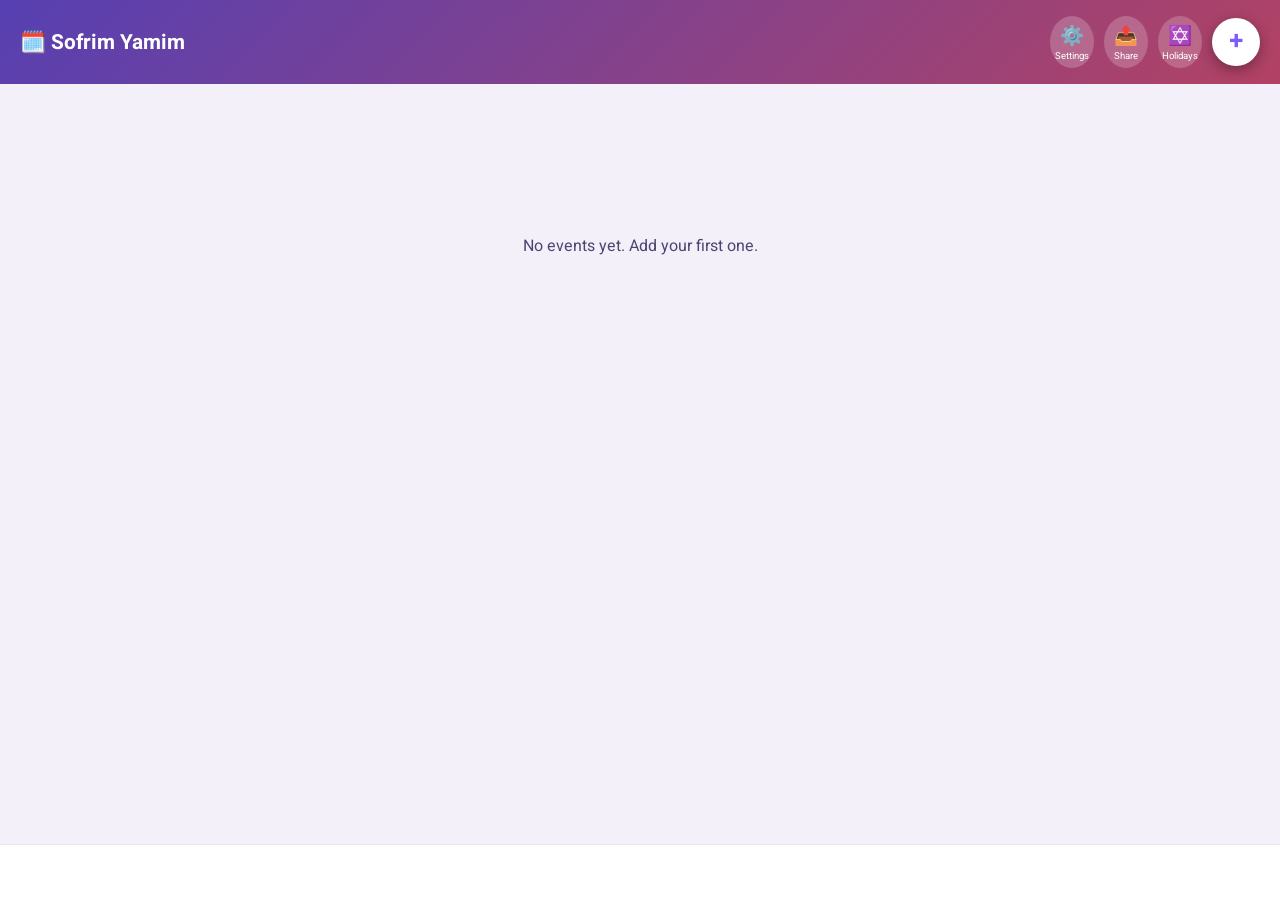
<file: index.html>
<!doctype html>
<html lang="he" dir="rtl">
<head>
<meta charset="UTF-8">
<meta name="viewport" content="width=device-width, initial-scale=1, viewport-fit=cover">
<title>סופרים ימים</title>
<meta name="description" content="ספירה לאחור לאירועים, חגים ומועדים — בעברית מלאה">
<meta name="theme-color" content="#1b1035" media="(prefers-color-scheme: dark)">
<meta name="theme-color" content="#f3f0fa" media="(prefers-color-scheme: light)">
<link rel="manifest" href="manifest.json">
<link rel="apple-touch-icon" href="icons/icon-192.png">
<link rel="icon" href="favicon.png" type="image/png">
<link rel="preconnect" href="https://fonts.googleapis.com">
<link rel="preconnect" href="https://fonts.gstatic.com" crossorigin>
<link rel="stylesheet" href="https://fonts.googleapis.com/css2?family=Heebo:wght@400;500;600;700;800&display=swap">
<meta name="apple-mobile-web-app-capable" content="yes">
<meta name="apple-mobile-web-app-status-bar-style" content="black-translucent">
<meta name="apple-mobile-web-app-title" content="סופרים ימים">
<link rel="stylesheet" href="style.css">
<script src="i18n.js"></script>
<!--
  Story 3.1 / AD-5: Google AdSense web tag (NOT AdMob native SDK).
  ⚠️ PLACEHOLDER CLIENT ID -- replace ca-pub-0000000000000000 in billing.js
  (and the matching data-ad-client/data-ad-slot in the #ad-banner <ins>
  below) with the real values once the AdSense account + ad unit exist.
  2026-08-22 audit: this used to be a static, unconditional <script> tag
  here, so it fetched from Google on every load even while
  MONETIZATION_ENABLED is false -- a real, unnecessary network request for
  a feature that's fully off. billing.js now injects this script itself,
  and only when the flag is on (see its MONETIZATION_ENABLED-gated loader
  near the top of that file).
-->
</head>
<body>
<div id="liveStatus" class="sr-only" role="status" aria-live="polite"></div>

<header class="app-header">
  <h1 data-i18n="app.heading">🗓️ סופרים ימים</h1>
  <div class="header-actions">
    <!-- 2026-08-22 audit: default-hidden in markup, not just via JS. Both
         feature flags are currently off and billing.js (last-loaded, per
         AD-1) is what reveals this button when either is on -- hiding it
         here too means there's no flash-of-visible-button before that
         script runs, and it fails *safe* (stays hidden) if billing.js is
         ever blocked/fails to load, instead of failing open. -->
    <button id="settingsBtn" class="btn-icon btn-labeled" aria-label="הגדרות" data-i18n-aria="header.settings" hidden>⚙️<span class="btn-label" data-i18n="header.settingsLabel">הגדרות</span></button>
    <button id="shareBtn" class="btn-icon btn-labeled" aria-label="שתף" data-i18n-aria="header.share" title="שתף עם חברים" data-i18n-title="header.shareTitle">📤<span class="btn-label" data-i18n="header.shareLabel">שיתוף</span></button>
    <button id="presetsBtn" class="btn-icon btn-labeled" aria-label="חגים ומועדים" data-i18n-aria="header.holidays">✡️<span class="btn-label" data-i18n="header.holidaysLabel">חגים</span></button>
    <button id="addBtn" class="fab" aria-label="הוספת אירוע" data-i18n-aria="header.add">+</button>
  </div>
</header>

<div id="heroCard" class="hero-card" hidden></div>

<main id="eventList" class="event-list">
  <!-- events render here -->
</main>

<p id="emptyState" class="empty-state" data-i18n="main.empty" hidden>אין עדיין אירועים. הוסיפו את הראשון.</p>

<!-- Add/Edit dialog -->
<dialog id="eventDialog" aria-labelledby="dialogTitle">
  <form id="eventForm" method="dialog">
    <h2 id="dialogTitle" data-i18n="dialog.newEvent">אירוע חדש</h2>

    <label for="eventName" data-i18n="dialog.eventName">שם האירוע</label>
    <input id="eventName" type="text" required placeholder="לדוגמה: יום הולדת לאמא" data-i18n-placeholder="dialog.eventNamePlaceholder">

    <!-- 2026-08-23: בחירת תאריך עברי -- toggle בין קלט לועזי (ברירת מחדל,
         זהה למה שהיה) לקלט עברי (יום/חודש/שנה, ר' hebrew-date.js). בשני
         המצבים #eventDate נשאר מקור-האמת היחיד שנשמר/נספר (עקבי עם AD-2 --
         אין מקור-אמת כפול) -- הבחירה העברית רק ממלאת אותו דרך
         initHebrewDatePicker() ב-app.js, אף קוד שמירה/ספירה/רינדור אחר לא
         צריך לדעת שהמצב הזה קיים בכלל. -->
    <div class="date-mode-toggle" role="radiogroup" aria-label="סוג תאריך" data-i18n-aria="dialog.dateType">
      <button type="button" id="dateModeGregorianBtn" class="date-mode-btn" role="radio" aria-checked="true" data-i18n="dialog.gregorian">לועזי</button>
      <button type="button" id="dateModeHebrewBtn" class="date-mode-btn" role="radio" aria-checked="false" data-i18n="dialog.hebrew">עברי</button>
    </div>

    <div id="gregorianDateField">
      <label for="eventDate" data-i18n="dialog.date">תאריך</label>
      <input id="eventDate" type="date" required>
    </div>

    <div id="hebrewDateField" hidden>
      <label id="hebrewDateLabel" data-i18n="dialog.hebrewDate">תאריך עברי</label>
      <div class="hebrew-date-row" role="group" aria-labelledby="hebrewDateLabel">
        <select id="hebrewDay" aria-label="יום בחודש" data-i18n-aria="dialog.hebrewDay"></select>
        <select id="hebrewMonth" aria-label="חודש עברי" data-i18n-aria="dialog.hebrewMonth"></select>
        <select id="hebrewYear" aria-label="שנה עברית" data-i18n-aria="dialog.hebrewYear"></select>
      </div>
      <p id="hebrewDatePreview" class="presets-hint" aria-live="polite"></p>
    </div>

    <label for="eventEmoji" data-i18n="dialog.icon">אייקון</label>
    <select id="eventEmoji">
      <option value="🎉" data-i18n="emoji.celebration">🎉 חגיגה</option>
      <option value="🎂" data-i18n="emoji.birthday">🎂 יום הולדת</option>
      <option value="💍" data-i18n="emoji.wedding">💍 חתונה</option>
      <option value="💃" data-i18n="emoji.bachelorette">💃 מסיבת רווקות</option>
      <option value="🍻" data-i18n="emoji.bachelor">🍻 מסיבת רווקים</option>
      <option value="💧" data-i18n="emoji.mikveh">💧 טבילה במקווה</option>
      <option value="✈️" data-i18n="emoji.trip">✈️ טיול</option>
      <option value="🧳" data-i18n="emoji.backFromVacation">🧳 חזרה מחופשה</option>
      <option value="🎒" data-i18n="emoji.schoolStart">🎒 תחילת לימודים</option>
      <option value="🕎" data-i18n="emoji.holiday">🕎 חג</option>
      <option value="🕯️" data-i18n="emoji.memorial">🕯️ אזכרה</option>
      <option value="🎓" data-i18n="emoji.graduation">🎓 סיום לימודים</option>
      <option value="💼" data-i18n="emoji.work">💼 עבודה / יעד</option>
      <option value="⭐" data-i18n="emoji.other">⭐ אחר</option>
    </select>

    <label class="favorite-toggle-row">
      <input type="checkbox" id="eventFavorite">
      <span data-i18n="dialog.favorite">⭐ הצג כמועדף על סמל האפליקציה</span>
    </label>

    <div class="dialog-actions">
      <button type="button" id="cancelBtn" class="btn-secondary" data-i18n="button.cancel">ביטול</button>
      <button type="button" id="deleteBtn" class="btn-danger" data-i18n="button.delete" hidden>מחיקה</button>
      <button type="button" id="calendarBtn" class="btn-secondary" data-i18n="dialog.addToCalendar" hidden>📅 הוסף ליומן</button>
      <button type="submit" id="saveBtn" class="btn-primary" data-i18n="button.save">שמירה</button>
    </div>
  </form>
</dialog>

<!-- Presets dialog: Israeli/Jewish holidays -->
<dialog id="presetsDialog" aria-labelledby="presetsDialogTitle">
  <div class="presets-content">
    <h2 id="presetsDialogTitle" data-i18n="presets.title">הוספה מהירה — חגים ומועדים</h2>
    <p class="presets-hint" data-i18n="presets.hint">בחרו אירוע כדי להוסיף אותו לרשימה שלכם.</p>
    <ul id="presetsList" class="presets-list"></ul>
    <p id="presetsEmpty" class="presets-hint" data-i18n="presets.empty" hidden>רשימת החגים לא מעודכנת כרגע. תוכלו להוסיף אירוע ידנית.</p>
    <div class="dialog-actions">
      <button type="button" id="closePresetsBtn" class="btn-secondary" data-i18n="button.close">סגירה</button>
    </div>
  </div>
</dialog>

<!-- Settings dialog (Story 2.3) -->
<dialog id="settingsDialog" aria-labelledby="settingsDialogTitle">
  <div class="presets-content">
    <h2 id="settingsDialogTitle" data-i18n="settings.title">הגדרות</h2>
    <div class="settings-row" id="notifSettingsRow">
      <label for="notifToggle" class="settings-row-label" data-i18n="settings.notifications">התראות</label>
      <input type="checkbox" id="notifToggle" class="settings-toggle" role="switch">
    </div>
    <p id="notifDeniedHint" class="presets-hint" hidden></p>

    <!-- Story 3.2 / AD-4: hidden entirely by default (billing.js reveals
         it only when the Digital Goods API actually exists -- i.e.
         running as an installed TWA; not shown at all in a regular
         browser tab, where a purchase attempt could never complete). -->
    <button type="button" id="purchaseBtn" class="btn-primary purchase-btn" hidden>
      <span class="purchase-btn-label" data-i18n="billing.removeAds">הסרת פרסומות — $1.99</span>
      <span class="purchase-spinner" hidden aria-hidden="true"></span>
    </button>
    <p id="purchaseError" class="presets-hint" role="alert" hidden></p>

    <!-- כפתור שיתוף -- navigator.share() כשקיים (מובייל/TWA), נופל חזרה
         להעתקת-קישור ל-clipboard בדפדפן שולחני שלא תומך ב-Web Share API
         (ר' app.js, ליד רישום כפתורי דיאלוג-ההגדרות). המשוב על ה-fallback
         עובר דרך #liveStatus הקיים (announce()), אין צורך באלמנט נפרד. -->
    <button type="button" id="shareAppBtn" class="btn-secondary" data-i18n="settings.shareApp">שיתוף האפליקציה</button>

    <!-- Language selector -->
    <div class="settings-row">
      <label class="settings-row-label" data-i18n="settings.language">שפה</label>
      <div class="language-buttons">
        <button type="button" id="langHebrewBtn" class="btn-secondary lang-btn lang-btn-selected" data-i18n="settings.hebrew">עברית</button>
        <button type="button" id="langEnglishBtn" class="btn-secondary lang-btn" data-i18n="settings.english">English</button>
      </div>
    </div>

    <!-- יצירת קשר בוואטסאפ -- קישור wa.me רגיל, לא תלוי-JS. מספר הטלפון
         ניתן ע"י המשתמש (2026-08-23) -- אותו מספר נמצא בשימוש בשתי
         האפליקציות. -->
    <a id="contactWhatsappLink" class="btn-secondary" href="https://wa.me/972504812348" target="_blank" rel="noopener noreferrer" data-i18n="settings.whatsapp">יצירת קשר בוואטסאפ</a>

    <div class="dialog-actions">
      <button type="button" id="closeSettingsBtn" class="btn-secondary" data-i18n="button.close">סגירה</button>
    </div>
  </div>
</dialog>

<!-- Swipe-to-delete confirmation sheet (Story 1.7) -->
<dialog id="deleteConfirmDialog" aria-labelledby="deleteConfirmTitle">
  <div class="presets-content">
    <h2 id="deleteConfirmTitle" data-i18n="delete.title">מחיקת אירוע</h2>
    <p id="deleteConfirmText" class="presets-hint"></p>
    <div class="dialog-actions">
      <button type="button" id="deleteConfirmCancelBtn" class="btn-secondary" data-i18n="button.cancel">ביטול</button>
      <button type="button" id="deleteConfirmOkBtn" class="btn-danger" data-i18n="button.delete">מחיקה</button>
    </div>
  </div>
</dialog>

<!-- Story 3.1 / AD-9: static element, main screen only, never inside a
     dialog. Existence is permanent -- billing.js only ever toggles the
     "hidden" attribute (hasRemovedAds()), never creates/removes this
     element. Visible by default (no purchase = ads on) so there's no
     flash-of-hidden-content before billing.js decides. The <ins> markup
     itself is static too, but *requesting* an ad into it (pushing to
     window.adsbygoogle) is billing.js's job, gated on hasRemovedAds() --
     see there. A paying user should never pay the network/battery cost
     of an ad request just because the (hidden) slot still exists. -->
<div id="ad-banner" class="ad-banner" aria-label="פרסומת" data-i18n-aria="main.ad">
  <!--
    ⚠️ PLACEHOLDER data-ad-client / data-ad-slot -- see the loader
    <script> comment in <head>. Both must be replaced with real AdSense
    values (a real ad unit, created in the AdSense dashboard, has its
    own slot id distinct from the account-wide client id).
  -->
  <!--
    Deliberately NOT data-ad-format="auto" + data-full-width-responsive:
    that combination lets AdSense pick any shape it likes, including tall
    square units, and it picked a ~390px one (most of a phone screen) in
    a real demo. "horizontal" asks for wide-and-short stock only, and the
    explicit 50px height caps what can render even if a wider unit is
    served. Together with .ad-banner's fixed height in style.css this
    keeps the bar at ~8% of a phone viewport instead of ~50%.
  -->
  <ins class="adsbygoogle"
       style="display:block; width:100%; height:50px"
       data-ad-client="ca-app-pub-4066391446449273"
       data-ad-slot="1489527205"
       data-ad-format="horizontal"></ins>
</div>

<script src="holidays.js"></script>
<script src="hebrew-date.js"></script>
<script src="app.js"></script>
<script src="notifications.js"></script>
<script src="billing.js"></script>
</body>
</html>
</file>
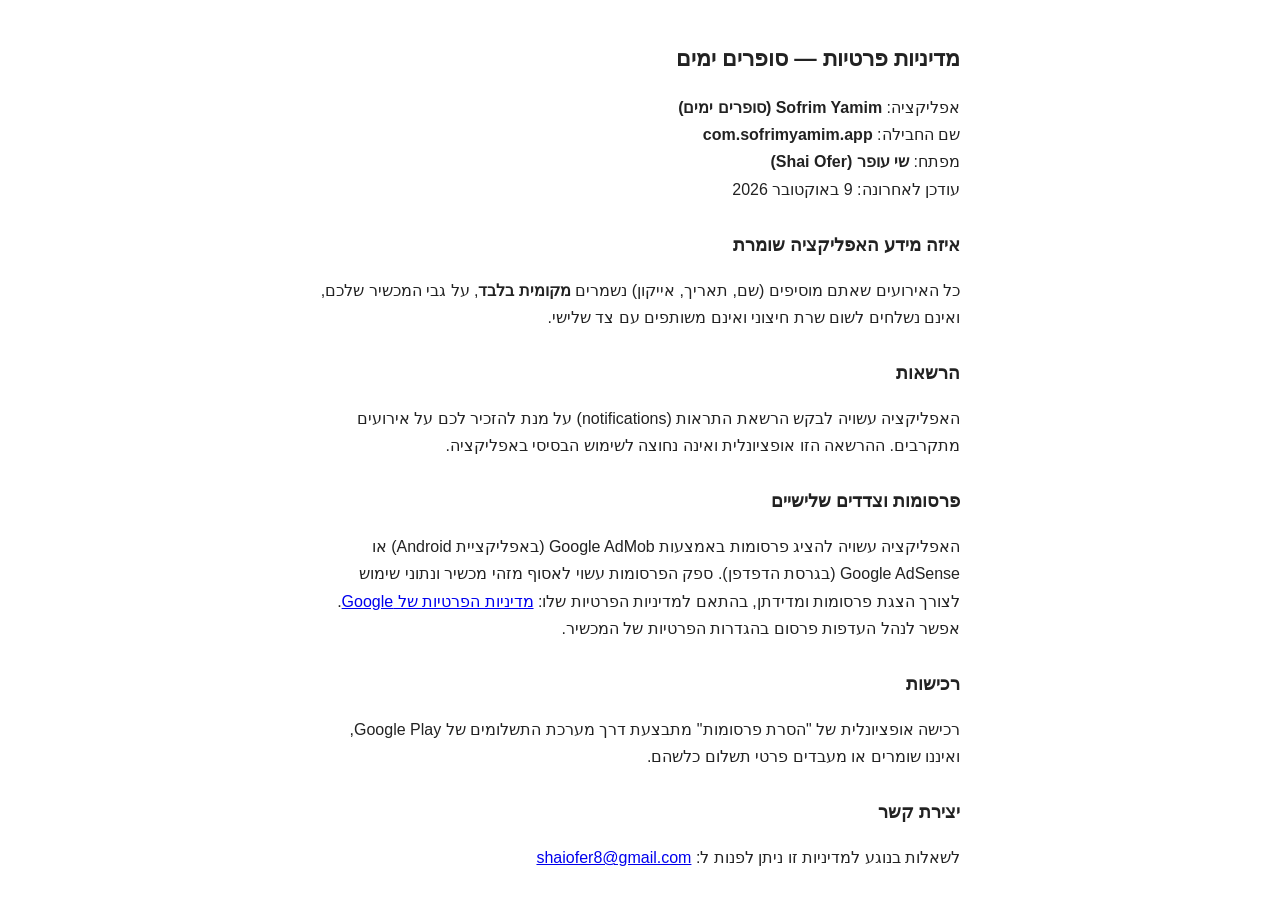
<file: privacy-policy.html>
<!doctype html>
<html lang="he" dir="rtl">
<head>
<meta charset="UTF-8">
<meta name="viewport" content="width=device-width, initial-scale=1">
<title>מדיניות פרטיות — סופרים ימים</title>
<style>
  body { font-family: -apple-system, "Segoe UI", Arial, sans-serif; max-width: 640px; margin: 40px auto; padding: 0 20px; line-height: 1.7; color: #222; }
  h1 { font-size: 1.4rem; }
  h2 { font-size: 1.1rem; margin-top: 28px; }
</style>
</head>
<body>
  <h1>מדיניות פרטיות — סופרים ימים</h1>
  <p>אפליקציה: <strong>Sofrim Yamim (סופרים ימים)</strong><br>
  שם החבילה: <strong>com.sofrimyamim.app</strong><br>
  מפתח: <strong>שי עופר (Shai Ofer)</strong><br>
  עודכן לאחרונה: 9 באוקטובר 2026</p>

  <h2>איזה מידע האפליקציה שומרת</h2>
  <p>כל האירועים שאתם מוסיפים (שם, תאריך, אייקון) נשמרים <strong>מקומית בלבד</strong>, על גבי המכשיר שלכם, ואינם נשלחים לשום שרת חיצוני ואינם משותפים עם צד שלישי.</p>

  <h2>הרשאות</h2>
  <p>האפליקציה עשויה לבקש הרשאת התראות (notifications) על מנת להזכיר לכם על אירועים מתקרבים. ההרשאה הזו אופציונלית ואינה נחוצה לשימוש הבסיסי באפליקציה.</p>

  <h2>פרסומות וצדדים שלישיים</h2>
  <p>האפליקציה עשויה להציג פרסומות באמצעות Google AdMob (באפליקציית Android) או Google AdSense (בגרסת הדפדפן). ספק הפרסומות עשוי לאסוף מזהי מכשיר ונתוני שימוש לצורך הצגת פרסומות ומדידתן, בהתאם למדיניות הפרטיות שלו:
  <a href="https://policies.google.com/privacy" target="_blank" rel="noopener">מדיניות הפרטיות של Google</a>. אפשר לנהל העדפות פרסום בהגדרות הפרטיות של המכשיר.</p>

  <h2>רכישות</h2>
  <p>רכישה אופציונלית של "הסרת פרסומות" מתבצעת דרך מערכת התשלומים של Google Play, ואיננו שומרים או מעבדים פרטי תשלום כלשהם.</p>

  <h2>יצירת קשר</h2>
  <p>לשאלות בנוגע למדיניות זו ניתן לפנות ל: <a href="mailto:shaiofer8@gmail.com">shaiofer8@gmail.com</a></p>
</body>
</html>
</file>
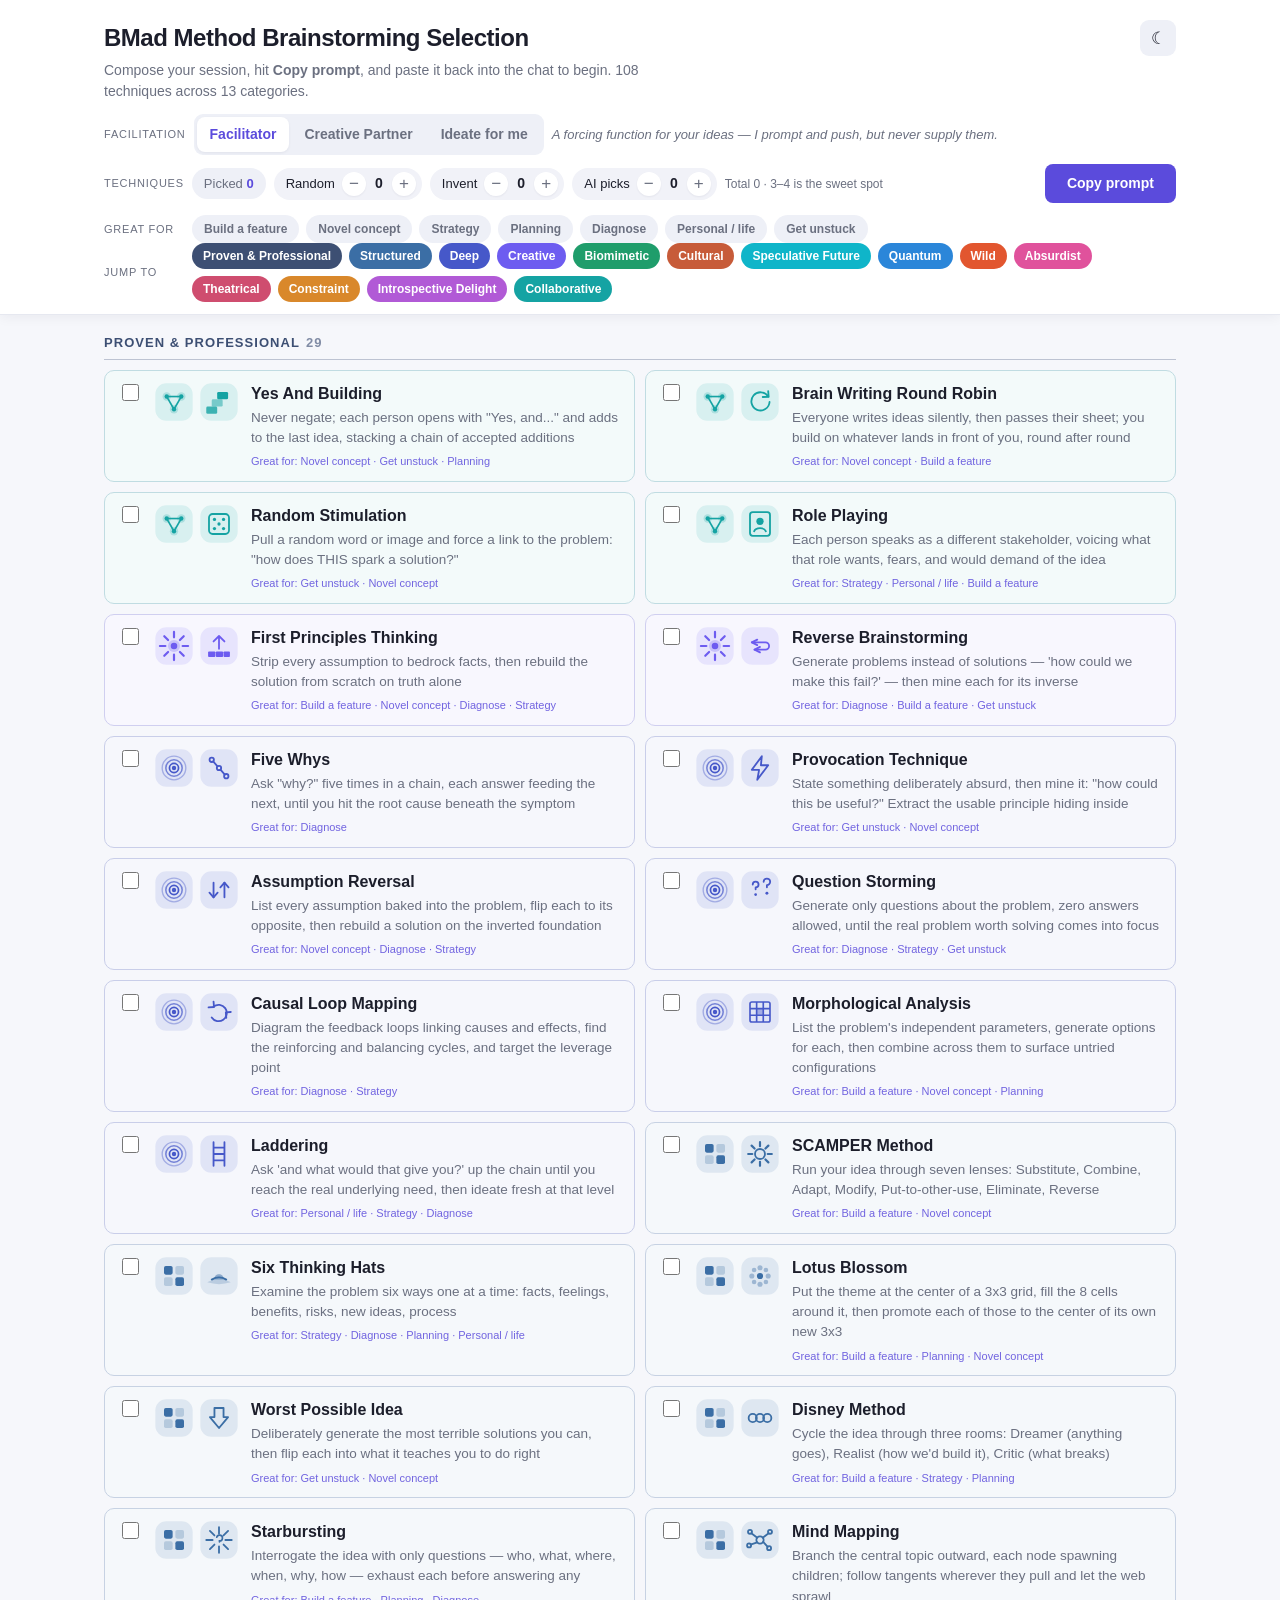
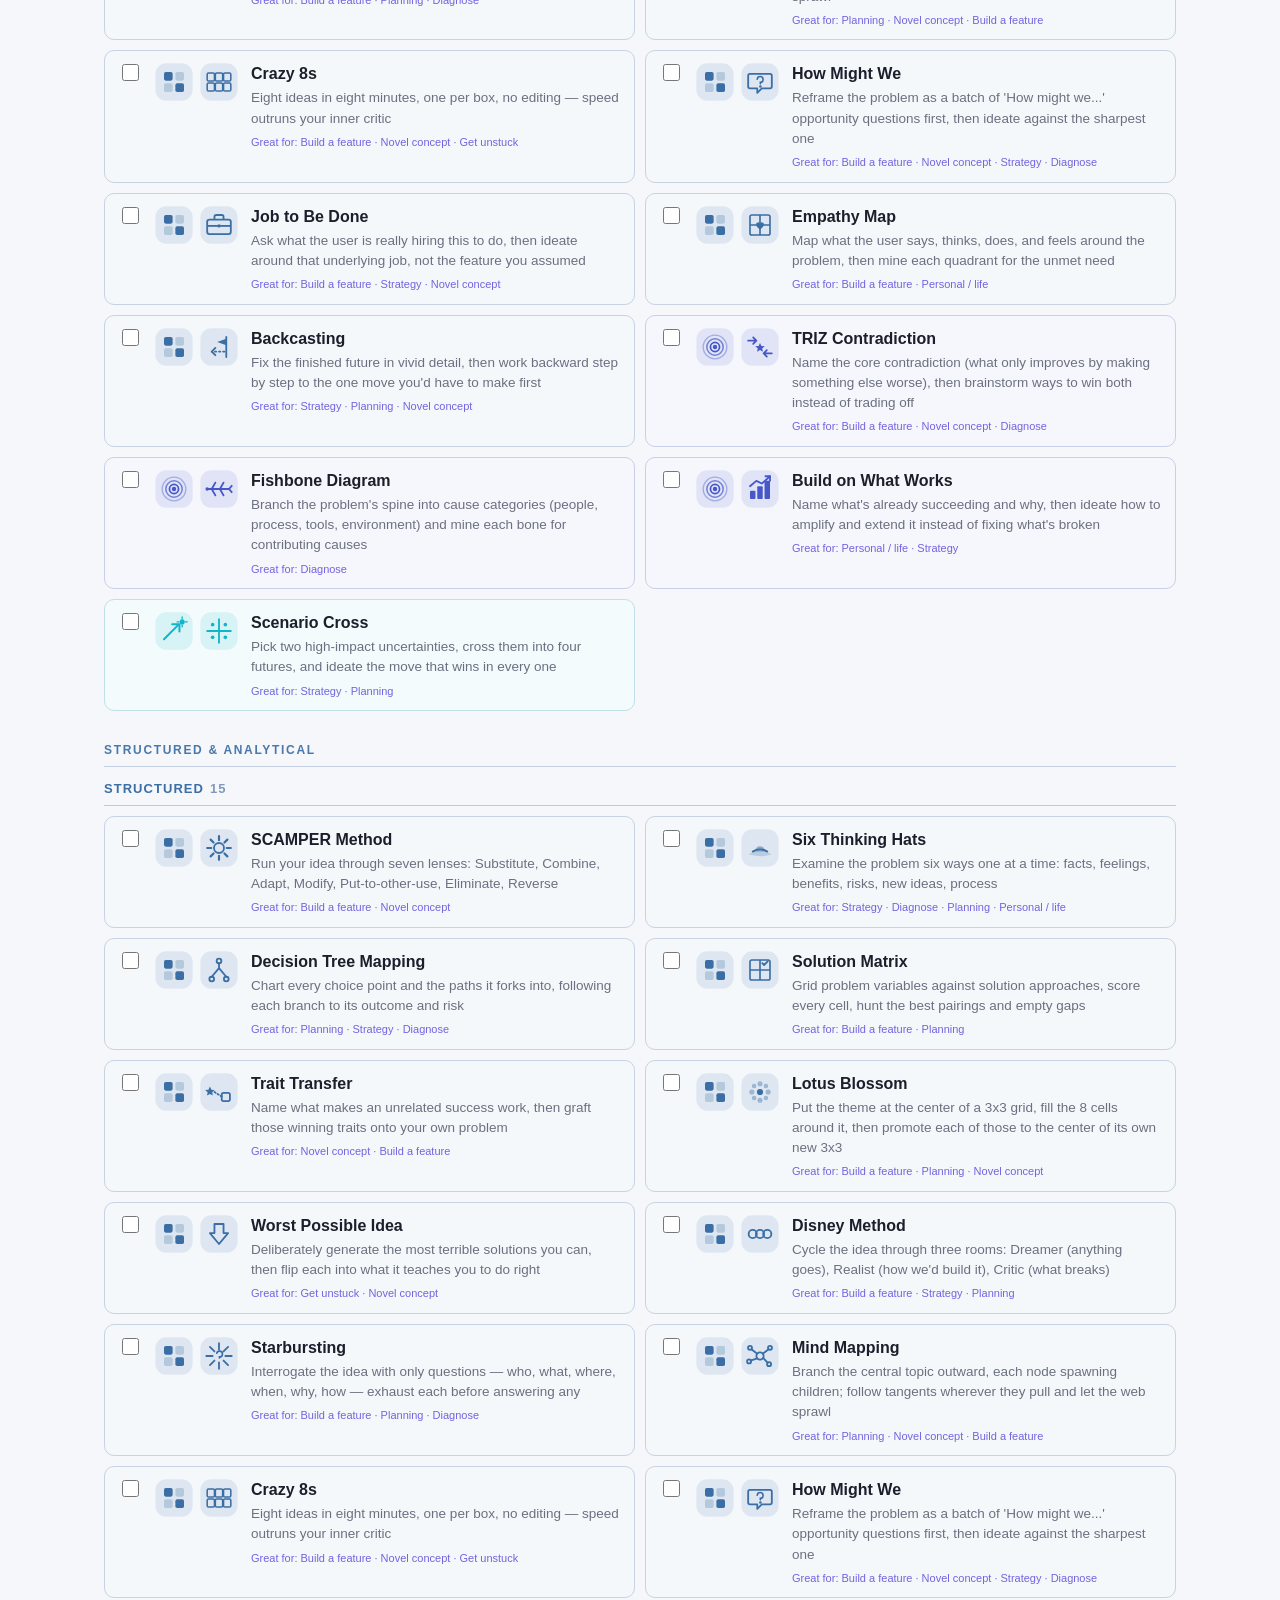
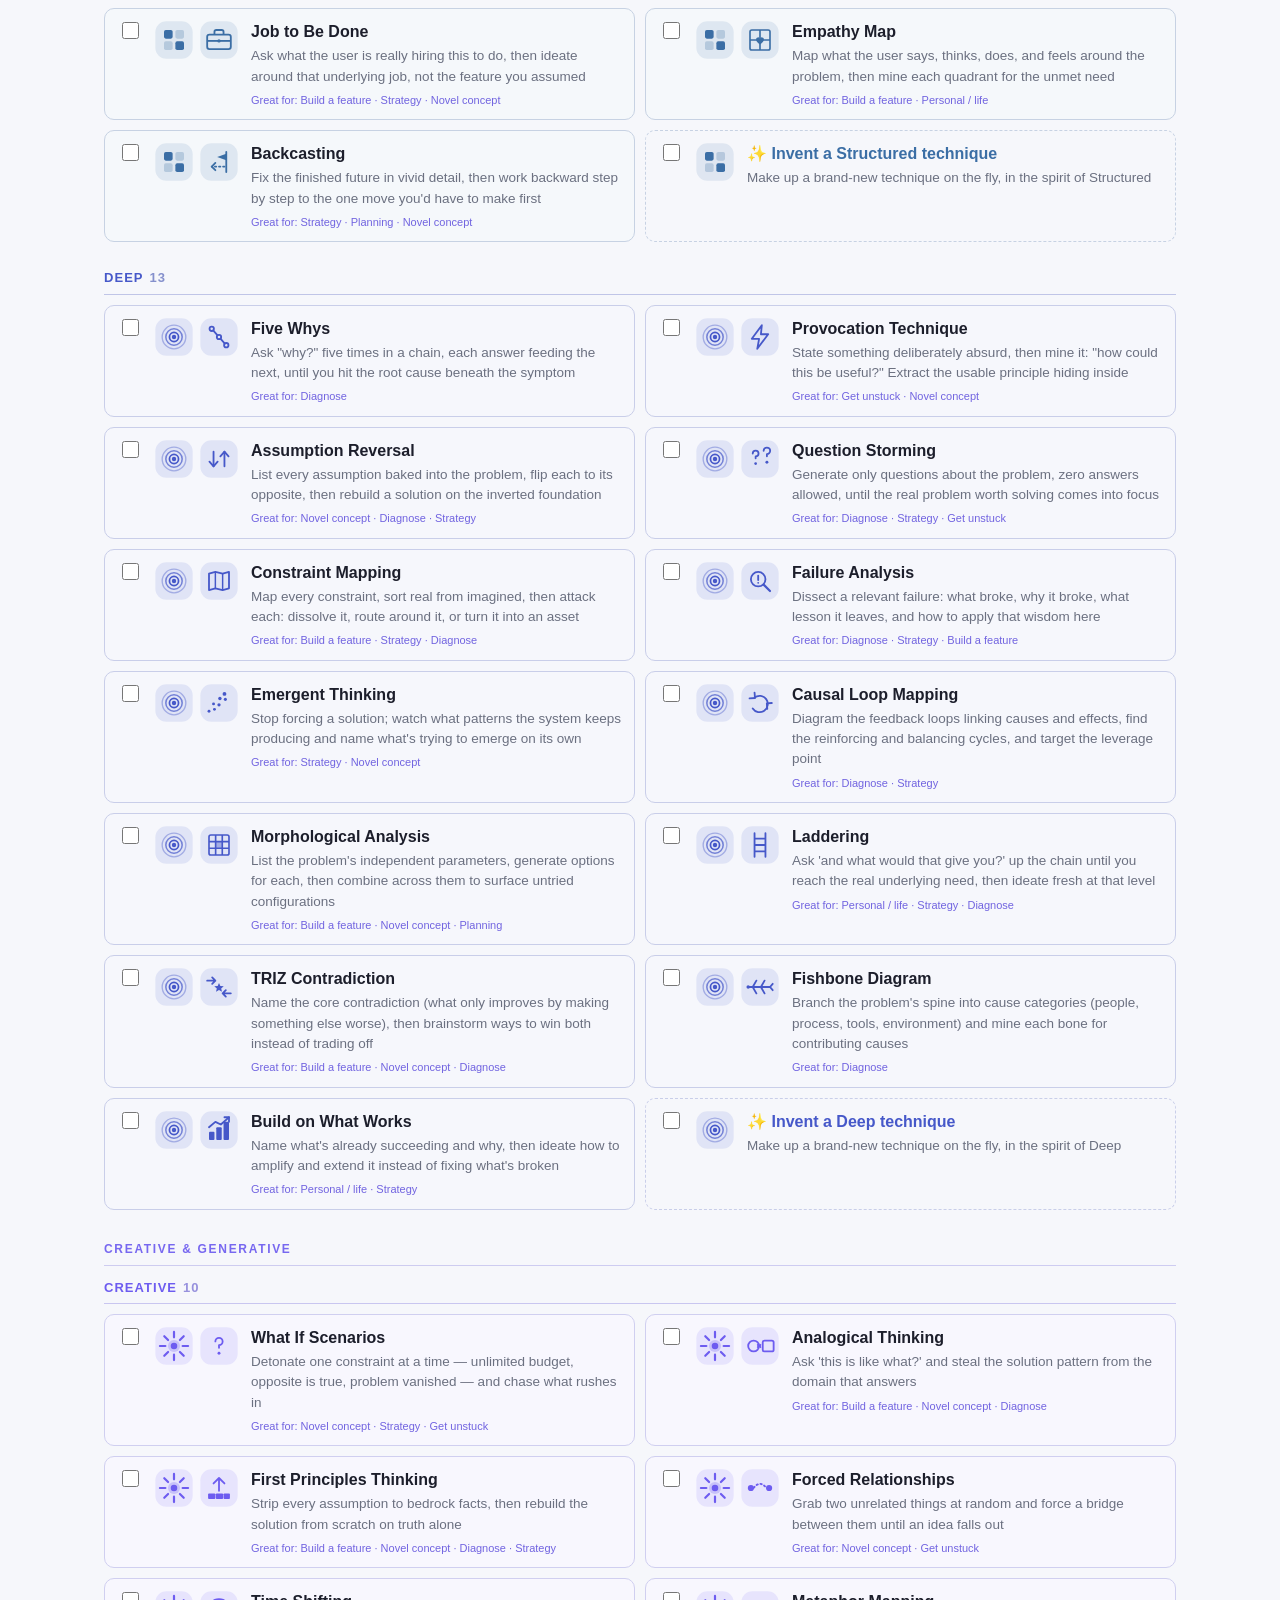
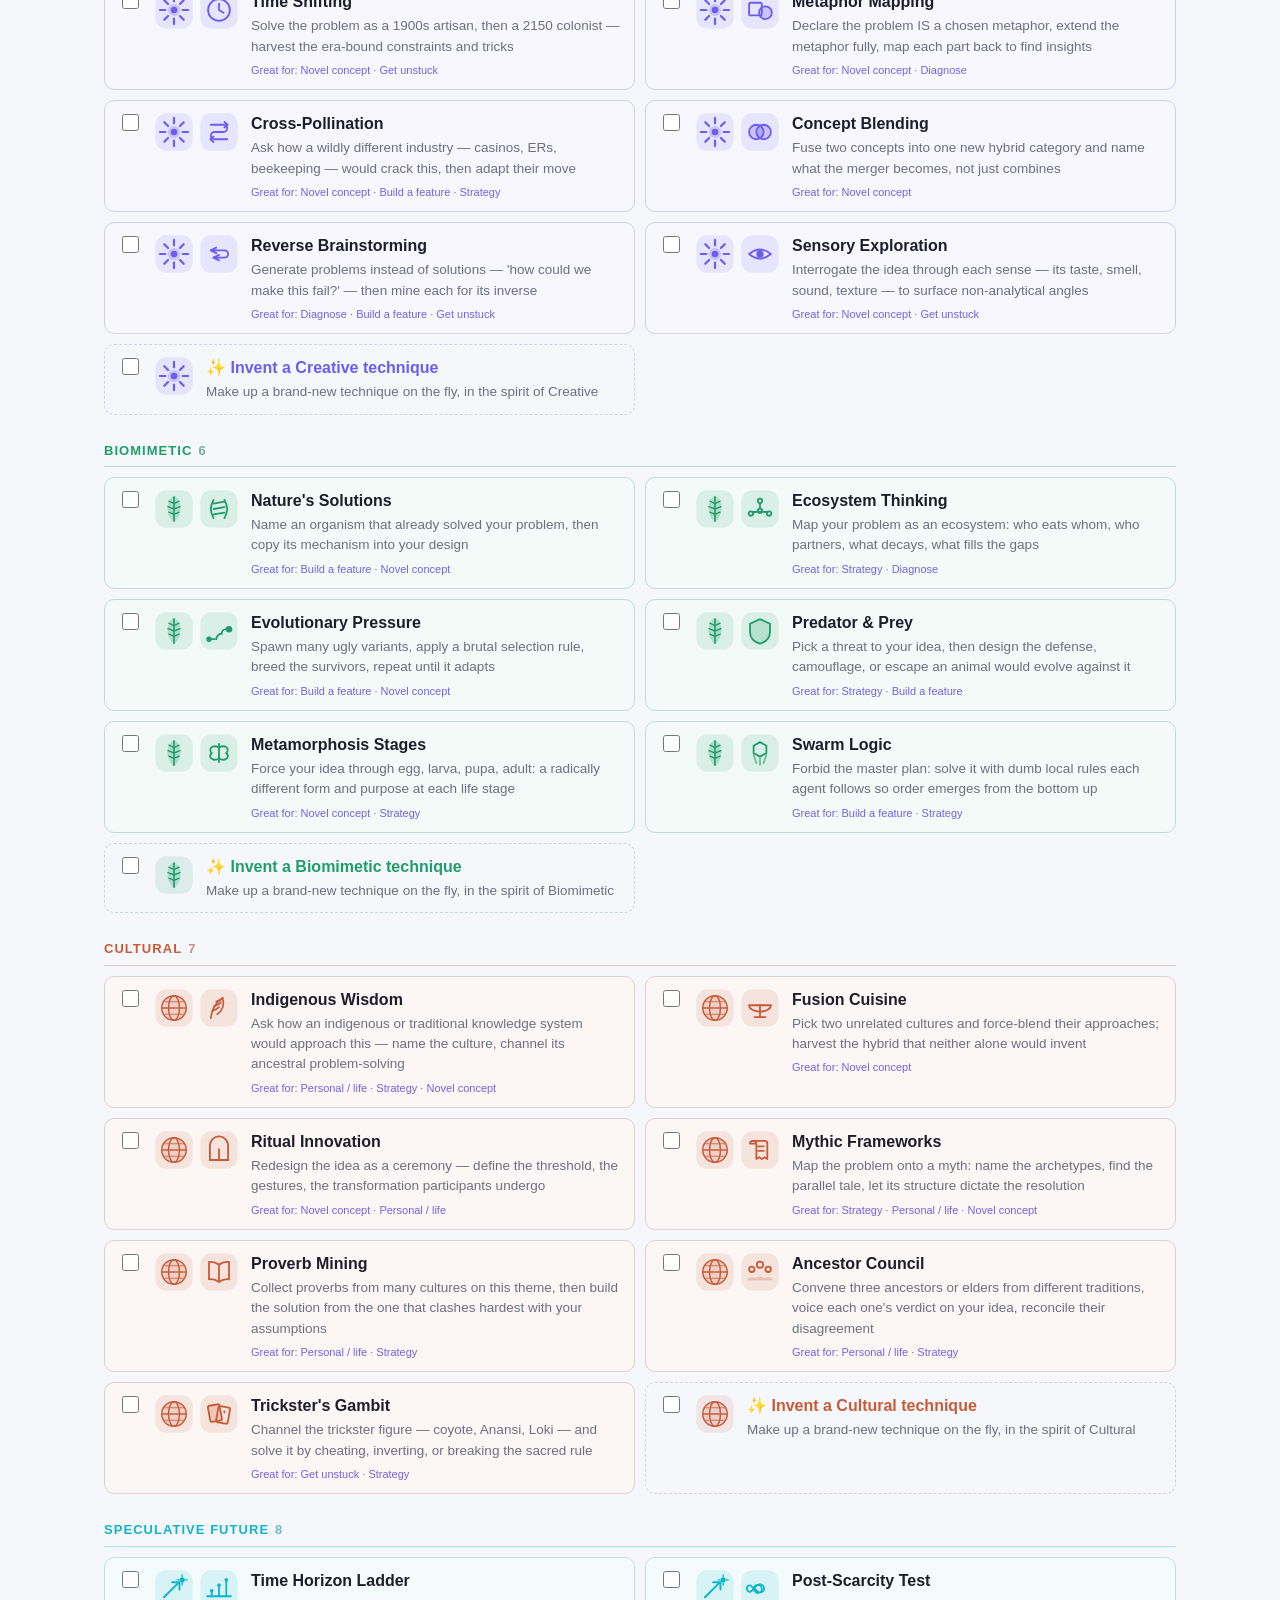
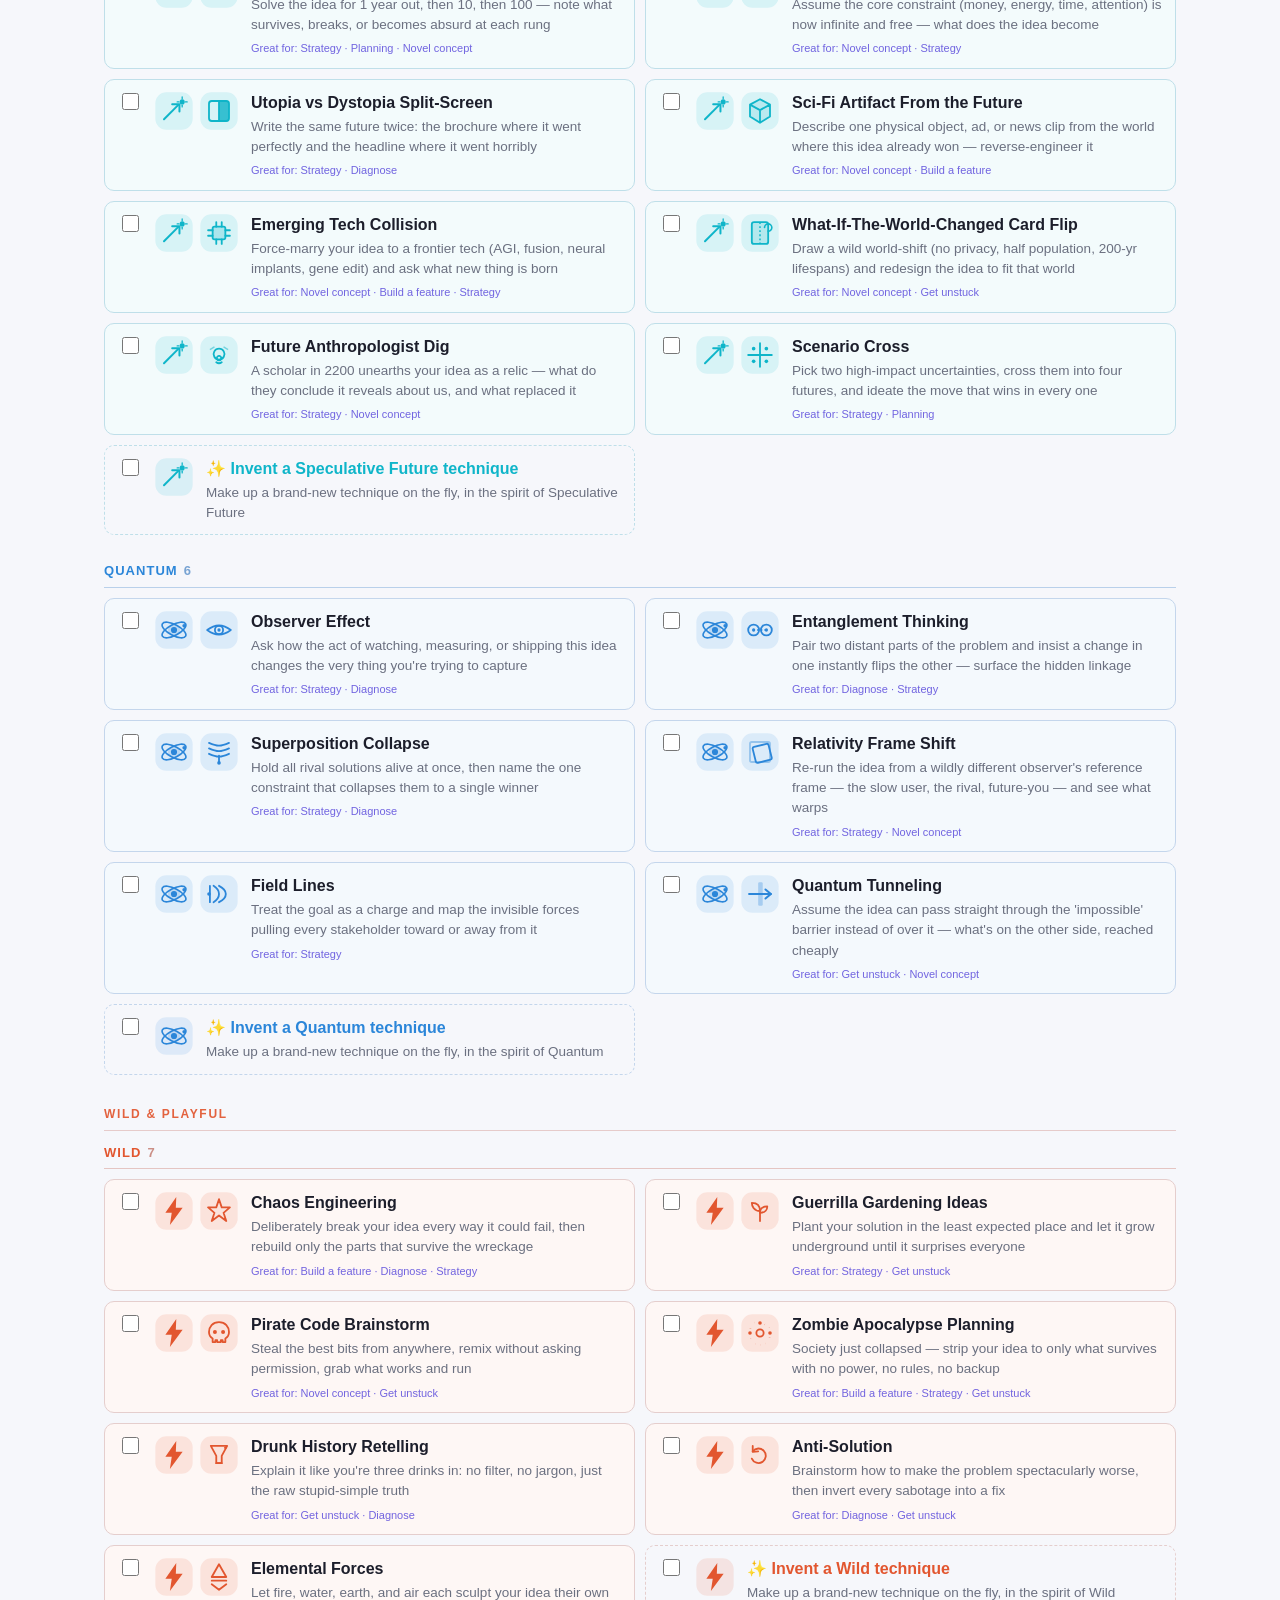
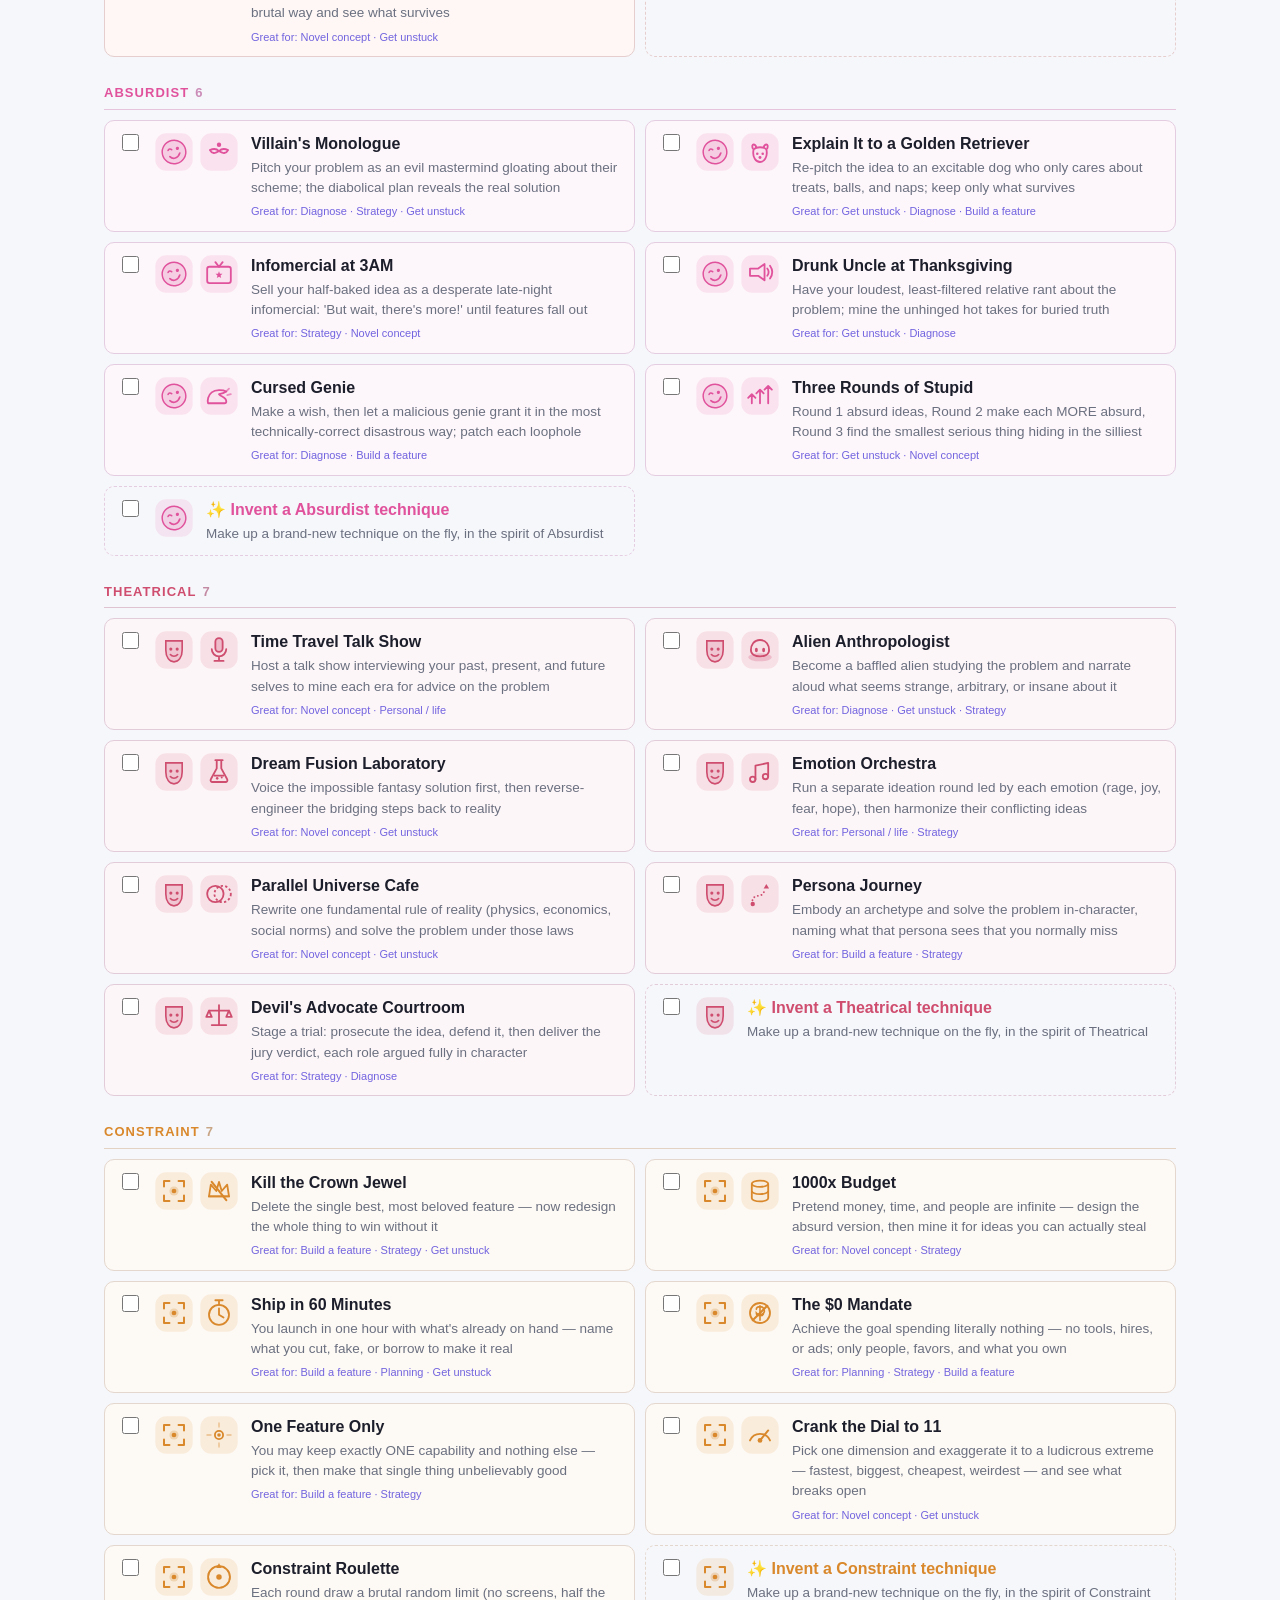
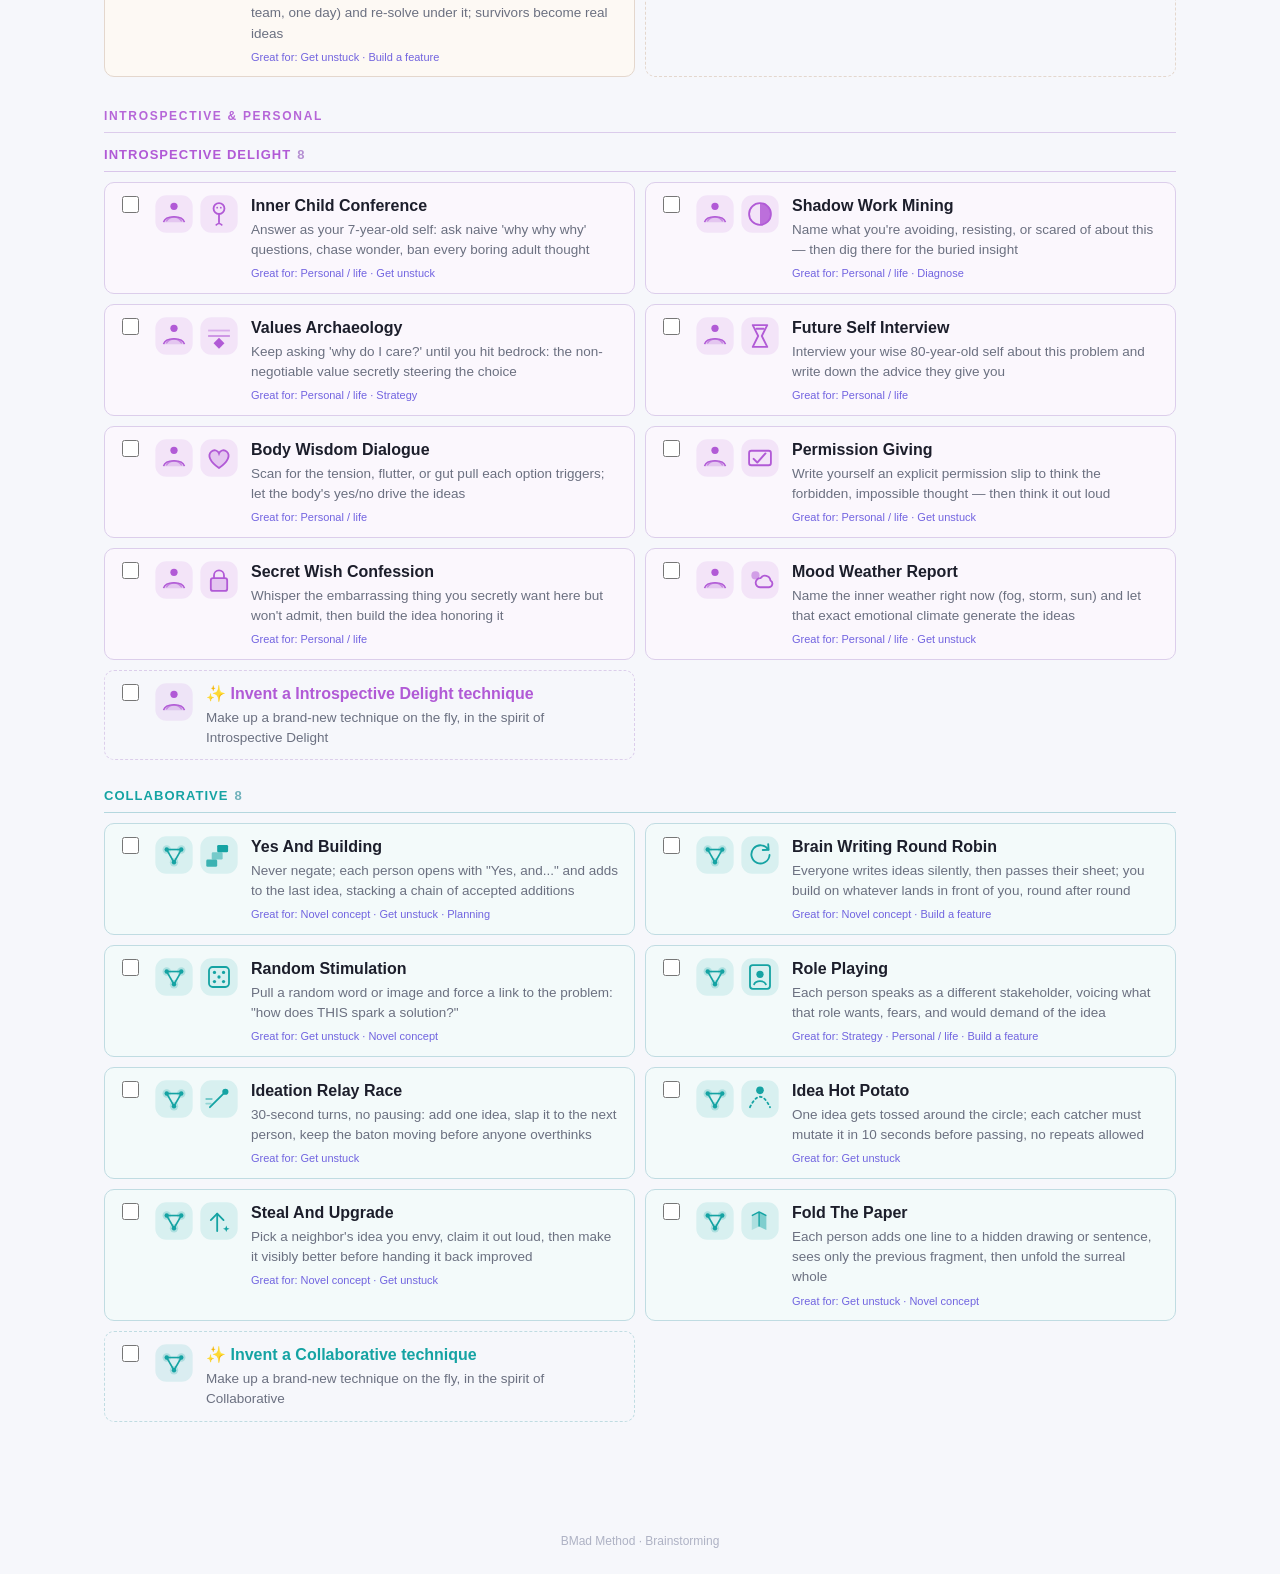
<file: .claude/skills/bmad-brainstorming/assets/brain-selector.html>
<!DOCTYPE html>
<html lang="en">
<head>
<meta charset="utf-8">
<meta name="viewport" content="width=device-width, initial-scale=1">
<title>BMad Method Brainstorming Selection</title>
<script>
/* set the theme before first paint so there's no light-mode flash */
(function(){ try {
  var t = localStorage.getItem('bmad-theme');
  if (!t) { t = (window.matchMedia && window.matchMedia('(prefers-color-scheme: dark)').matches) ? 'dark' : 'light'; }
  document.documentElement.setAttribute('data-theme', t);
} catch(e){} })();
</script>
<style>
  :root {
    --bg:#f6f7fb; --surface:#fff; --ink:#1c1e2b; --muted:#6b7080;
    --accent:#5b4bdc; --accent-ink:#5b4bdc; --warn:#c0561f;
    --line:#e6e8f0; --control:#eef0f7; --control2:#f1f2f8; --raised:#fff;
    --cnt:#b9bdce; --foot:#aeb2c4; --shadow:rgba(20,20,50,.06);
  }
  :root[data-theme="dark"] {
    --bg:#0f1117; --surface:#171a23; --ink:#e7e9f2; --muted:#9aa0b4;
    --accent:#6d5cf0; --accent-ink:#a99bff; --warn:#e08a4a;
    --line:#2a2f3e; --control:#222634; --control2:#1d212d; --raised:#2c3242;
    --cnt:#5a6076; --foot:#5a6076; --shadow:rgba(0,0,0,.45);
  }
  /* lift the category hue toward white on dark surfaces so deep hues stay legible */
  :root[data-theme="dark"] section > h2 { color:color-mix(in srgb, var(--c) 62%, #fff); }
  :root[data-theme="dark"] .tech .ico { color:color-mix(in srgb, var(--c) 68%, #fff); }
  :root[data-theme="dark"] label.tech:has(input:checked) { border-color:color-mix(in srgb, var(--c) 60%, #fff); }
  .titlerow { display:flex; align-items:flex-start; justify-content:space-between; gap:12px; }
  .themebtn { flex:none; width:36px; height:36px; border-radius:9px; background:var(--control); color:var(--ink); font-size:17px; line-height:1; display:inline-flex; align-items:center; justify-content:center; }
  .themebtn:hover { background:var(--raised); }
  * { box-sizing:border-box; }
  body { margin:0; font:16px/1.5 -apple-system,BlinkMacSystemFont,"Segoe UI",Roboto,Helvetica,Arial,sans-serif; background:var(--bg); color:var(--ink); }
  header { position:sticky; top:0; z-index:5; background:var(--surface); padding:20px 0 12px; border-bottom:1px solid var(--line); box-shadow:0 2px 12px var(--shadow); }
  .hwrap { max-width:1120px; margin:0 auto; padding:0 24px; }  /* align header content with the card column on wide screens */
  h1 { margin:0 0 4px; font-size:24px; letter-spacing:-.02em; }
  .sub { margin:0 0 12px; color:var(--muted); font-size:14px; max-width:74ch; }
  button { font:inherit; border:0; border-radius:8px; cursor:pointer; }
  .composer { display:flex; flex-direction:column; gap:9px; margin:6px 0 12px; }
  .grp { display:flex; gap:8px; align-items:center; flex-wrap:wrap; }
  .glabel { font-size:11px; text-transform:uppercase; letter-spacing:.07em; color:var(--muted); min-width:74px; }
  .modes { display:inline-flex; background:var(--control); border-radius:9px; padding:3px; gap:2px; }
  .mode { padding:7px 13px; font-size:14px; font-weight:600; color:var(--muted); background:transparent; }
  .mode.on { background:var(--raised); color:var(--accent-ink); box-shadow:0 1px 3px var(--shadow); }
  .modehint { flex:1 1 240px; min-width:0; font-size:13px; color:var(--muted); font-style:italic; }
  .pill { font-size:13px; color:var(--muted); background:var(--control); padding:6px 12px; border-radius:20px; }
  .pill b { color:var(--accent-ink); }
  .step { display:inline-flex; align-items:center; gap:7px; font-size:13px; color:var(--ink); background:var(--control2); padding:4px 6px 4px 12px; border-radius:20px; }
  .step b { min-width:12px; text-align:center; font-size:14px; color:var(--ink); }
  .step button { width:24px; height:24px; border-radius:50%; background:var(--raised); color:var(--muted); font-size:17px; line-height:22px; text-align:center; box-shadow:0 1px 2px var(--shadow); }
  .step button:hover { color:var(--accent-ink); }
  .total { font-size:12px; color:var(--muted); }
  .total.warn { color:var(--warn); font-weight:600; }
  .bar { display:flex; gap:10px 14px; align-items:center; flex-wrap:wrap; }
  #copy { margin-left:auto; padding:9px 22px; background:var(--accent); color:#fff; font-size:14px; font-weight:700; }
  #copy:hover { filter:brightness(1.07); }
  .chips { flex:1 1 320px; min-width:0; display:flex; gap:7px; flex-wrap:wrap; align-items:center; }
  .chip { font-size:12px; padding:4px 11px; border-radius:16px; border:0; color:#fff; background:var(--cc); font-weight:600; cursor:pointer; }
  .chip:hover { filter:brightness(1.08); }
  .banner { max-height:0; overflow:hidden; transition:max-height .25s ease, padding .22s ease, margin .22s ease; background:linear-gradient(90deg,var(--accent),#8275f2); color:#fff; border-radius:10px; font-weight:700; text-align:center; padding:0 14px; }
  .banner.show { max-height:64px; padding:13px 14px; margin-top:10px; }
  .banner.fail { background:linear-gradient(90deg,var(--warn),#e0894a); }
  main { padding:18px 24px 60px; max-width:1120px; margin:0 auto; }
  section { margin:0 0 26px; }
  section > h2 { font-size:13px; text-transform:uppercase; letter-spacing:.08em; color:var(--c); margin:0 0 10px; border-bottom:1px solid color-mix(in srgb, var(--c) 24%, var(--line)); padding-bottom:6px; }
  section > h2 .cnt { color:color-mix(in srgb, var(--c) 45%, var(--cnt)); margin-left:6px; }
  .grid { display:grid; grid-template-columns:repeat(auto-fill,minmax(360px,1fr)); gap:10px; }
  label.tech { display:flex; gap:12px; align-items:flex-start; background:color-mix(in srgb, var(--c) 5%, var(--surface)); border:1px solid color-mix(in srgb, var(--c) 18%, var(--line)); border-radius:10px; padding:11px 13px; cursor:pointer; transition:border-color .12s, box-shadow .12s, background .12s; }
  label.tech:hover { border-color:color-mix(in srgb, var(--c) 45%, var(--surface)); }
  label.tech input { margin-top:2px; width:17px; height:17px; accent-color:var(--c); flex:none; }
  label.tech:has(input:checked) { border-color:var(--c); background:color-mix(in srgb, var(--c) 12%, var(--surface)); box-shadow:0 0 0 2px color-mix(in srgb, var(--c) 30%, transparent); }
  .tech .ic2 { display:flex; gap:5px; flex:none; }
  .tech .ico { width:40px; height:40px; flex:none; color:var(--c); }
  .tech .n { font-weight:600; display:block; }
  .tech .d { color:var(--muted); font-size:13.5px; display:block; margin-top:2px; }
  .tech .gf { color:var(--accent-ink); font-size:11px; display:block; margin-top:5px; opacity:.85; }
  .grouphdr { margin:30px 0 12px; font-size:12px; text-transform:uppercase; letter-spacing:.14em; font-weight:700; color:var(--c); opacity:.92; border-bottom:1px solid color-mix(in srgb, var(--c) 22%, var(--line)); padding-bottom:7px; }
  main > .grouphdr:first-child { margin-top:2px; }
  :root[data-theme="dark"] .grouphdr { color:color-mix(in srgb, var(--c) 62%, #fff); }
  .goals { display:flex; gap:7px; flex-wrap:wrap; }
  .goal { font-size:12px; padding:5px 12px; border-radius:16px; background:var(--control); color:var(--muted); font-weight:600; }
  .goal:hover { color:var(--ink); }
  .goal.on { background:var(--accent); color:#fff; }
  label.tech.invent { border-style:dashed; background:transparent; }
  label.tech.invent:hover { border-color:var(--c); }
  label.tech.invent .n { color:var(--c); }
  label.tech.hidden { display:none; }
  footer { text-align:center; color:var(--foot); font-size:12px; padding:24px; }
</style>
</head>
<body>
<header>
  <div class="hwrap">
  <div class="titlerow">
    <h1>BMad Method Brainstorming Selection</h1>
    <button id="theme" class="themebtn" type="button" aria-label="Toggle dark mode" title="Toggle dark mode"></button>
  </div>
  <p class="sub">Compose your session, hit <strong>Copy prompt</strong>, and paste it back into the chat to begin. 108 techniques across 13 categories.</p>

  <div class="composer">
    <div class="grp">
      <span class="glabel">Facilitation</span>
      <div class="modes" id="modes">
        <button type="button" class="mode on" data-mode="Facilitator">Facilitator</button>
        <button type="button" class="mode" data-mode="Creative Partner">Creative Partner</button>
        <button type="button" class="mode" data-mode="Ideate for me">Ideate for me</button>
      </div>
      <span class="modehint" id="modehint"></span>
    </div>
    <div class="grp">
      <span class="glabel">Techniques</span>
      <span class="pill">Picked <b id="pickN">0</b></span>
      <span class="step">Random <button type="button" data-step="rand" data-d="-1">&minus;</button><b id="randN">0</b><button type="button" data-step="rand" data-d="1">+</button></span>
      <span class="step">Invent <button type="button" data-step="inv" data-d="-1">&minus;</button><b id="invN">0</b><button type="button" data-step="inv" data-d="1">+</button></span>
      <span class="step">AI picks <button type="button" data-step="ai" data-d="-1">&minus;</button><b id="aiN">0</b><button type="button" data-step="ai" data-d="1">+</button></span>
      <span class="total" id="total">Total 0 &middot; 3&ndash;4 is the sweet spot</span>
      <button id="copy" type="button">Copy prompt</button>
    </div>
  </div>

  <div class="bar"><span class="glabel">Great for</span><div class="goals" id="goals"><button type="button" class="goal" data-goal="feature">Build a feature</button><button type="button" class="goal" data-goal="novel">Novel concept</button><button type="button" class="goal" data-goal="strategy">Strategy</button><button type="button" class="goal" data-goal="planning">Planning</button><button type="button" class="goal" data-goal="diagnosis">Diagnose</button><button type="button" class="goal" data-goal="personal">Personal / life</button><button type="button" class="goal" data-goal="unstuck">Get unstuck</button></div></div>
  <div class="bar">
    <span class="glabel">Jump to</span>
    <div class="chips" id="chips"><button type="button" class="chip" data-cat="Proven &amp; Professional" style="--cc:#3d4f73">Proven &amp; Professional</button><button type="button" class="chip" data-cat="Structured" style="--cc:#3b6ea5">Structured</button><button type="button" class="chip" data-cat="Deep" style="--cc:#4658c9">Deep</button><button type="button" class="chip" data-cat="Creative" style="--cc:#6d5cf0">Creative</button><button type="button" class="chip" data-cat="Biomimetic" style="--cc:#1f9d6b">Biomimetic</button><button type="button" class="chip" data-cat="Cultural" style="--cc:#c75b39">Cultural</button><button type="button" class="chip" data-cat="Speculative Future" style="--cc:#0fb5c9">Speculative Future</button><button type="button" class="chip" data-cat="Quantum" style="--cc:#2b86d9">Quantum</button><button type="button" class="chip" data-cat="Wild" style="--cc:#e2562f">Wild</button><button type="button" class="chip" data-cat="Absurdist" style="--cc:#e0529c">Absurdist</button><button type="button" class="chip" data-cat="Theatrical" style="--cc:#cf4d6f">Theatrical</button><button type="button" class="chip" data-cat="Constraint" style="--cc:#d9882b">Constraint</button><button type="button" class="chip" data-cat="Introspective Delight" style="--cc:#b15ad6">Introspective Delight</button><button type="button" class="chip" data-cat="Collaborative" style="--cc:#15a3a3">Collaborative</button></div>
  </div>

  <div class="banner" id="banner">&#10003; Copied! Now paste it into the chat to start your session.</div>
  </div>
</header>
<main>
<section data-cat="Proven &amp; Professional" style="--c:#3d4f73"><h2>Proven &amp; Professional<span class="cnt">29</span></h2><div class="grid"><label class="tech" style="--c:#15a3a3"><input type="checkbox" data-name="Yes And Building" data-cat="Collaborative" data-desc="Never negate; each person opens with &quot;Yes, and...&quot; and adds to the last idea, stacking a chain of accepted additions" data-good="novel|unstuck|planning" data-prov="classic" data-lead="1"><span class="ic2"><svg class="ico" viewBox="0 0 44 44" xmlns="http://www.w3.org/2000/svg"><rect x="1.5" y="1.5" width="41" height="41" rx="12" fill="currentColor" fill-opacity="0.12"/><g stroke="currentColor" stroke-width="1.8"><line x1="14" y1="16" x2="30" y2="16"/><line x1="14" y1="16" x2="22" y2="30"/><line x1="30" y1="16" x2="22" y2="30"/></g><g fill="currentColor" fill-opacity="0.22"><circle cx="14" cy="16" r="4.6"/><circle cx="30" cy="16" r="4.6"/><circle cx="22" cy="30" r="4.6"/></g><g fill="currentColor"><circle cx="14" cy="16" r="2.4"/><circle cx="30" cy="16" r="2.4"/><circle cx="22" cy="30" r="2.4"/></g></svg><svg class="ico" viewBox="0 0 44 44" xmlns="http://www.w3.org/2000/svg"><rect x="1.5" y="1.5" width="41" height="41" rx="12" fill="currentColor" fill-opacity="0.12"/><g fill="currentColor"><rect x="8" y="27" width="12" height="8" rx="1.5" fill-opacity=".8"/><rect x="14" y="19" width="12" height="8" rx="1.5" fill-opacity=".5"/><rect x="20" y="11" width="12" height="8" rx="1.5"/></g></svg></span><span><span class="n">Yes And Building</span><span class="d">Never negate; each person opens with &quot;Yes, and...&quot; and adds to the last idea, stacking a chain of accepted additions</span><span class="gf">Great for: Novel concept · Get unstuck · Planning</span></span></label><label class="tech" style="--c:#15a3a3"><input type="checkbox" data-name="Brain Writing Round Robin" data-cat="Collaborative" data-desc="Everyone writes ideas silently, then passes their sheet; you build on whatever lands in front of you, round after round" data-good="novel|feature" data-prov="classic" data-lead="1"><span class="ic2"><svg class="ico" viewBox="0 0 44 44" xmlns="http://www.w3.org/2000/svg"><rect x="1.5" y="1.5" width="41" height="41" rx="12" fill="currentColor" fill-opacity="0.12"/><g stroke="currentColor" stroke-width="1.8"><line x1="14" y1="16" x2="30" y2="16"/><line x1="14" y1="16" x2="22" y2="30"/><line x1="30" y1="16" x2="22" y2="30"/></g><g fill="currentColor" fill-opacity="0.22"><circle cx="14" cy="16" r="4.6"/><circle cx="30" cy="16" r="4.6"/><circle cx="22" cy="30" r="4.6"/></g><g fill="currentColor"><circle cx="14" cy="16" r="2.4"/><circle cx="30" cy="16" r="2.4"/><circle cx="22" cy="30" r="2.4"/></g></svg><svg class="ico" viewBox="0 0 44 44" xmlns="http://www.w3.org/2000/svg"><rect x="1.5" y="1.5" width="41" height="41" rx="12" fill="currentColor" fill-opacity="0.12"/><g fill="none" stroke="currentColor" stroke-width="2" stroke-linecap="round" stroke-linejoin="round"><path d="M31 16 A10 10 0 1 0 32.5 22"/><path d="M31 10 L31.5 16.3 L25 16.5"/></g></svg></span><span><span class="n">Brain Writing Round Robin</span><span class="d">Everyone writes ideas silently, then passes their sheet; you build on whatever lands in front of you, round after round</span><span class="gf">Great for: Novel concept · Build a feature</span></span></label><label class="tech" style="--c:#15a3a3"><input type="checkbox" data-name="Random Stimulation" data-cat="Collaborative" data-desc="Pull a random word or image and force a link to the problem: &quot;how does THIS spark a solution?&quot;" data-good="unstuck|novel" data-prov="classic" data-lead="1"><span class="ic2"><svg class="ico" viewBox="0 0 44 44" xmlns="http://www.w3.org/2000/svg"><rect x="1.5" y="1.5" width="41" height="41" rx="12" fill="currentColor" fill-opacity="0.12"/><g stroke="currentColor" stroke-width="1.8"><line x1="14" y1="16" x2="30" y2="16"/><line x1="14" y1="16" x2="22" y2="30"/><line x1="30" y1="16" x2="22" y2="30"/></g><g fill="currentColor" fill-opacity="0.22"><circle cx="14" cy="16" r="4.6"/><circle cx="30" cy="16" r="4.6"/><circle cx="22" cy="30" r="4.6"/></g><g fill="currentColor"><circle cx="14" cy="16" r="2.4"/><circle cx="30" cy="16" r="2.4"/><circle cx="22" cy="30" r="2.4"/></g></svg><svg class="ico" viewBox="0 0 44 44" xmlns="http://www.w3.org/2000/svg"><rect x="1.5" y="1.5" width="41" height="41" rx="12" fill="currentColor" fill-opacity="0.12"/><rect x="11" y="11" width="22" height="22" rx="4" fill="none" stroke="currentColor" stroke-width="2"/><g fill="currentColor"><circle cx="17" cy="17" r="1.8"/><circle cx="27" cy="17" r="1.8"/><circle cx="22" cy="22" r="1.8"/><circle cx="17" cy="27" r="1.8"/><circle cx="27" cy="27" r="1.8"/></g></svg></span><span><span class="n">Random Stimulation</span><span class="d">Pull a random word or image and force a link to the problem: &quot;how does THIS spark a solution?&quot;</span><span class="gf">Great for: Get unstuck · Novel concept</span></span></label><label class="tech" style="--c:#15a3a3"><input type="checkbox" data-name="Role Playing" data-cat="Collaborative" data-desc="Each person speaks as a different stakeholder, voicing what that role wants, fears, and would demand of the idea" data-good="strategy|personal|feature" data-prov="classic" data-lead="1"><span class="ic2"><svg class="ico" viewBox="0 0 44 44" xmlns="http://www.w3.org/2000/svg"><rect x="1.5" y="1.5" width="41" height="41" rx="12" fill="currentColor" fill-opacity="0.12"/><g stroke="currentColor" stroke-width="1.8"><line x1="14" y1="16" x2="30" y2="16"/><line x1="14" y1="16" x2="22" y2="30"/><line x1="30" y1="16" x2="22" y2="30"/></g><g fill="currentColor" fill-opacity="0.22"><circle cx="14" cy="16" r="4.6"/><circle cx="30" cy="16" r="4.6"/><circle cx="22" cy="30" r="4.6"/></g><g fill="currentColor"><circle cx="14" cy="16" r="2.4"/><circle cx="30" cy="16" r="2.4"/><circle cx="22" cy="30" r="2.4"/></g></svg><svg class="ico" viewBox="0 0 44 44" xmlns="http://www.w3.org/2000/svg"><rect x="1.5" y="1.5" width="41" height="41" rx="12" fill="currentColor" fill-opacity="0.12"/><rect x="11" y="9" width="22" height="26" rx="3" fill="none" stroke="currentColor" stroke-width="2"/><circle cx="22" cy="19" r="4" fill="currentColor"/><path d="M15.5 30 c2 -4.5 11 -4.5 13 0" fill="none" stroke="currentColor" stroke-width="2" stroke-linecap="round"/></svg></span><span><span class="n">Role Playing</span><span class="d">Each person speaks as a different stakeholder, voicing what that role wants, fears, and would demand of the idea</span><span class="gf">Great for: Strategy · Personal / life · Build a feature</span></span></label><label class="tech" style="--c:#6d5cf0"><input type="checkbox" data-name="First Principles Thinking" data-cat="Creative" data-desc="Strip every assumption to bedrock facts, then rebuild the solution from scratch on truth alone" data-good="feature|novel|diagnosis|strategy" data-prov="classic" data-lead="1"><span class="ic2"><svg class="ico" viewBox="0 0 44 44" xmlns="http://www.w3.org/2000/svg"><rect x="1.5" y="1.5" width="41" height="41" rx="12" fill="currentColor" fill-opacity="0.12"/><g stroke="currentColor" stroke-width="2.4" stroke-linecap="round"><line x1="22" y1="6.5" x2="22" y2="12.5"/><line x1="22" y1="31.5" x2="22" y2="37.5"/><line x1="6.5" y1="22" x2="12.5" y2="22"/><line x1="31.5" y1="22" x2="37.5" y2="22"/><line x1="11.3" y1="11.3" x2="15.5" y2="15.5"/><line x1="28.5" y1="28.5" x2="32.7" y2="32.7"/><line x1="32.7" y1="11.3" x2="28.5" y2="15.5"/><line x1="15.5" y1="28.5" x2="11.3" y2="32.7"/></g><circle cx="22" cy="22" r="6.6" fill="currentColor" fill-opacity="0.25"/><circle cx="22" cy="22" r="3.6" fill="currentColor"/></svg><svg class="ico" viewBox="0 0 44 44" xmlns="http://www.w3.org/2000/svg"><rect x="1.5" y="1.5" width="41" height="41" rx="12" fill="currentColor" fill-opacity="0.12"/><g fill="currentColor"><rect x="10" y="28" width="8" height="6" rx="1"/><rect x="18.5" y="28" width="8" height="6" rx="1"/><rect x="27" y="28" width="7" height="6" rx="1"/></g><path d="M22 25 L22 11 M16 17 L22 11 L28 17" fill="none" stroke="currentColor" stroke-width="2" stroke-linecap="round" stroke-linejoin="round"/></svg></span><span><span class="n">First Principles Thinking</span><span class="d">Strip every assumption to bedrock facts, then rebuild the solution from scratch on truth alone</span><span class="gf">Great for: Build a feature · Novel concept · Diagnose · Strategy</span></span></label><label class="tech" style="--c:#6d5cf0"><input type="checkbox" data-name="Reverse Brainstorming" data-cat="Creative" data-desc="Generate problems instead of solutions — &#x27;how could we make this fail?&#x27; — then mine each for its inverse" data-good="diagnosis|feature|unstuck" data-prov="classic" data-lead="1"><span class="ic2"><svg class="ico" viewBox="0 0 44 44" xmlns="http://www.w3.org/2000/svg"><rect x="1.5" y="1.5" width="41" height="41" rx="12" fill="currentColor" fill-opacity="0.12"/><g stroke="currentColor" stroke-width="2.4" stroke-linecap="round"><line x1="22" y1="6.5" x2="22" y2="12.5"/><line x1="22" y1="31.5" x2="22" y2="37.5"/><line x1="6.5" y1="22" x2="12.5" y2="22"/><line x1="31.5" y1="22" x2="37.5" y2="22"/><line x1="11.3" y1="11.3" x2="15.5" y2="15.5"/><line x1="28.5" y1="28.5" x2="32.7" y2="32.7"/><line x1="32.7" y1="11.3" x2="28.5" y2="15.5"/><line x1="15.5" y1="28.5" x2="11.3" y2="32.7"/></g><circle cx="22" cy="22" r="6.6" fill="currentColor" fill-opacity="0.25"/><circle cx="22" cy="22" r="3.6" fill="currentColor"/></svg><svg class="ico" viewBox="0 0 44 44" xmlns="http://www.w3.org/2000/svg"><rect x="1.5" y="1.5" width="41" height="41" rx="12" fill="currentColor" fill-opacity="0.12"/><g fill="none" stroke="currentColor" stroke-width="2" stroke-linecap="round" stroke-linejoin="round"><path d="M13 18 H28 a4 4 0 0 1 0 8 H16"/><path d="M19 15 L13 18 L19 21 M22 23 L16 26 L22 29"/></g></svg></span><span><span class="n">Reverse Brainstorming</span><span class="d">Generate problems instead of solutions — &#x27;how could we make this fail?&#x27; — then mine each for its inverse</span><span class="gf">Great for: Diagnose · Build a feature · Get unstuck</span></span></label><label class="tech" style="--c:#4658c9"><input type="checkbox" data-name="Five Whys" data-cat="Deep" data-desc="Ask &quot;why?&quot; five times in a chain, each answer feeding the next, until you hit the root cause beneath the symptom" data-good="diagnosis" data-prov="classic" data-lead="1"><span class="ic2"><svg class="ico" viewBox="0 0 44 44" xmlns="http://www.w3.org/2000/svg"><rect x="1.5" y="1.5" width="41" height="41" rx="12" fill="currentColor" fill-opacity="0.12"/><g fill="none" stroke="currentColor"><circle cx="22" cy="22" r="13" stroke-width="1.5" stroke-opacity="0.4"/><circle cx="22" cy="22" r="9" stroke-width="1.7" stroke-opacity="0.7"/><circle cx="22" cy="22" r="5" stroke-width="1.9"/></g><circle cx="22" cy="22" r="2.4" fill="currentColor"/></svg><svg class="ico" viewBox="0 0 44 44" xmlns="http://www.w3.org/2000/svg"><rect x="1.5" y="1.5" width="41" height="41" rx="12" fill="currentColor" fill-opacity="0.12"/><g fill="none" stroke="currentColor" stroke-width="2" stroke-linecap="round" stroke-linejoin="round"><circle cx="14" cy="13" r="2.4"/><circle cx="22" cy="22" r="2.4"/><circle cx="30" cy="31" r="2.4"/><path d="M15.6 14.8 L20.4 20.2 M23.6 23.8 L28.4 29.2"/></g></svg></span><span><span class="n">Five Whys</span><span class="d">Ask &quot;why?&quot; five times in a chain, each answer feeding the next, until you hit the root cause beneath the symptom</span><span class="gf">Great for: Diagnose</span></span></label><label class="tech" style="--c:#4658c9"><input type="checkbox" data-name="Provocation Technique" data-cat="Deep" data-desc="State something deliberately absurd, then mine it: &quot;how could this be useful?&quot; Extract the usable principle hiding inside" data-good="unstuck|novel" data-prov="classic" data-lead="1"><span class="ic2"><svg class="ico" viewBox="0 0 44 44" xmlns="http://www.w3.org/2000/svg"><rect x="1.5" y="1.5" width="41" height="41" rx="12" fill="currentColor" fill-opacity="0.12"/><g fill="none" stroke="currentColor"><circle cx="22" cy="22" r="13" stroke-width="1.5" stroke-opacity="0.4"/><circle cx="22" cy="22" r="9" stroke-width="1.7" stroke-opacity="0.7"/><circle cx="22" cy="22" r="5" stroke-width="1.9"/></g><circle cx="22" cy="22" r="2.4" fill="currentColor"/></svg><svg class="ico" viewBox="0 0 44 44" xmlns="http://www.w3.org/2000/svg"><rect x="1.5" y="1.5" width="41" height="41" rx="12" fill="currentColor" fill-opacity="0.12"/><g fill="none" stroke="currentColor" stroke-width="2" stroke-linecap="round" stroke-linejoin="round"><path d="M24 9 L13 24 H21 L19 35 L31 19 H23 Z"/></g></svg></span><span><span class="n">Provocation Technique</span><span class="d">State something deliberately absurd, then mine it: &quot;how could this be useful?&quot; Extract the usable principle hiding inside</span><span class="gf">Great for: Get unstuck · Novel concept</span></span></label><label class="tech" style="--c:#4658c9"><input type="checkbox" data-name="Assumption Reversal" data-cat="Deep" data-desc="List every assumption baked into the problem, flip each to its opposite, then rebuild a solution on the inverted foundation" data-good="novel|diagnosis|strategy" data-prov="classic" data-lead="1"><span class="ic2"><svg class="ico" viewBox="0 0 44 44" xmlns="http://www.w3.org/2000/svg"><rect x="1.5" y="1.5" width="41" height="41" rx="12" fill="currentColor" fill-opacity="0.12"/><g fill="none" stroke="currentColor"><circle cx="22" cy="22" r="13" stroke-width="1.5" stroke-opacity="0.4"/><circle cx="22" cy="22" r="9" stroke-width="1.7" stroke-opacity="0.7"/><circle cx="22" cy="22" r="5" stroke-width="1.9"/></g><circle cx="22" cy="22" r="2.4" fill="currentColor"/></svg><svg class="ico" viewBox="0 0 44 44" xmlns="http://www.w3.org/2000/svg"><rect x="1.5" y="1.5" width="41" height="41" rx="12" fill="currentColor" fill-opacity="0.12"/><g fill="none" stroke="currentColor" stroke-width="2" stroke-linecap="round" stroke-linejoin="round"><path d="M16 14 V30"/><path d="M11.5 25 L16 30 L20.5 25"/><path d="M28 30 V14"/><path d="M23.5 19 L28 14 L32.5 19"/></g></svg></span><span><span class="n">Assumption Reversal</span><span class="d">List every assumption baked into the problem, flip each to its opposite, then rebuild a solution on the inverted foundation</span><span class="gf">Great for: Novel concept · Diagnose · Strategy</span></span></label><label class="tech" style="--c:#4658c9"><input type="checkbox" data-name="Question Storming" data-cat="Deep" data-desc="Generate only questions about the problem, zero answers allowed, until the real problem worth solving comes into focus" data-good="diagnosis|strategy|unstuck" data-prov="classic" data-lead="1"><span class="ic2"><svg class="ico" viewBox="0 0 44 44" xmlns="http://www.w3.org/2000/svg"><rect x="1.5" y="1.5" width="41" height="41" rx="12" fill="currentColor" fill-opacity="0.12"/><g fill="none" stroke="currentColor"><circle cx="22" cy="22" r="13" stroke-width="1.5" stroke-opacity="0.4"/><circle cx="22" cy="22" r="9" stroke-width="1.7" stroke-opacity="0.7"/><circle cx="22" cy="22" r="5" stroke-width="1.9"/></g><circle cx="22" cy="22" r="2.4" fill="currentColor"/></svg><svg class="ico" viewBox="0 0 44 44" xmlns="http://www.w3.org/2000/svg"><rect x="1.5" y="1.5" width="41" height="41" rx="12" fill="currentColor" fill-opacity="0.12"/><g fill="none" stroke="currentColor" stroke-width="2" stroke-linecap="round" stroke-linejoin="round"><path d="M14 16 a3.2 3.2 0 1 1 3.2 3.2 v2"/><path d="M26 13 a3.6 3.6 0 1 1 3.6 3.6 v2.4"/></g><circle cx="17.2" cy="27" r="1.5" fill="currentColor"/><circle cx="29.6" cy="25.6" r="1.6" fill="currentColor"/></svg></span><span><span class="n">Question Storming</span><span class="d">Generate only questions about the problem, zero answers allowed, until the real problem worth solving comes into focus</span><span class="gf">Great for: Diagnose · Strategy · Get unstuck</span></span></label><label class="tech" style="--c:#4658c9"><input type="checkbox" data-name="Causal Loop Mapping" data-cat="Deep" data-desc="Diagram the feedback loops linking causes and effects, find the reinforcing and balancing cycles, and target the leverage point" data-good="diagnosis|strategy" data-prov="classic" data-lead="1"><span class="ic2"><svg class="ico" viewBox="0 0 44 44" xmlns="http://www.w3.org/2000/svg"><rect x="1.5" y="1.5" width="41" height="41" rx="12" fill="currentColor" fill-opacity="0.12"/><g fill="none" stroke="currentColor"><circle cx="22" cy="22" r="13" stroke-width="1.5" stroke-opacity="0.4"/><circle cx="22" cy="22" r="9" stroke-width="1.7" stroke-opacity="0.7"/><circle cx="22" cy="22" r="5" stroke-width="1.9"/></g><circle cx="22" cy="22" r="2.4" fill="currentColor"/></svg><svg class="ico" viewBox="0 0 44 44" xmlns="http://www.w3.org/2000/svg"><rect x="1.5" y="1.5" width="41" height="41" rx="12" fill="currentColor" fill-opacity="0.12"/><g fill="none" stroke="currentColor" stroke-width="2" stroke-linecap="round" stroke-linejoin="round"><path d="M16 16 a9 9 0 1 1 -2 12"/><path d="M16 10.5 L16.5 16.5 L10.5 17"/><path d="M30 28.5 L29.5 22.5 L35 22"/></g></svg></span><span><span class="n">Causal Loop Mapping</span><span class="d">Diagram the feedback loops linking causes and effects, find the reinforcing and balancing cycles, and target the leverage point</span><span class="gf">Great for: Diagnose · Strategy</span></span></label><label class="tech" style="--c:#4658c9"><input type="checkbox" data-name="Morphological Analysis" data-cat="Deep" data-desc="List the problem&#x27;s independent parameters, generate options for each, then combine across them to surface untried configurations" data-good="feature|novel|planning" data-prov="classic" data-lead="1"><span class="ic2"><svg class="ico" viewBox="0 0 44 44" xmlns="http://www.w3.org/2000/svg"><rect x="1.5" y="1.5" width="41" height="41" rx="12" fill="currentColor" fill-opacity="0.12"/><g fill="none" stroke="currentColor"><circle cx="22" cy="22" r="13" stroke-width="1.5" stroke-opacity="0.4"/><circle cx="22" cy="22" r="9" stroke-width="1.7" stroke-opacity="0.7"/><circle cx="22" cy="22" r="5" stroke-width="1.9"/></g><circle cx="22" cy="22" r="2.4" fill="currentColor"/></svg><svg class="ico" viewBox="0 0 44 44" xmlns="http://www.w3.org/2000/svg"><rect x="1.5" y="1.5" width="41" height="41" rx="12" fill="currentColor" fill-opacity="0.12"/><g fill="none" stroke="currentColor" stroke-width="1.8"><rect x="11" y="11" width="22" height="22" rx="2"/><path d="M11 18.3 H33 M11 25.6 H33 M18.3 11 V33 M25.6 11 V33"/></g><rect x="18.5" y="18.5" width="7" height="7" fill="currentColor" fill-opacity=".4"/></svg></span><span><span class="n">Morphological Analysis</span><span class="d">List the problem&#x27;s independent parameters, generate options for each, then combine across them to surface untried configurations</span><span class="gf">Great for: Build a feature · Novel concept · Planning</span></span></label><label class="tech" style="--c:#4658c9"><input type="checkbox" data-name="Laddering" data-cat="Deep" data-desc="Ask &#x27;and what would that give you?&#x27; up the chain until you reach the real underlying need, then ideate fresh at that level" data-good="personal|strategy|diagnosis" data-prov="classic" data-lead="1"><span class="ic2"><svg class="ico" viewBox="0 0 44 44" xmlns="http://www.w3.org/2000/svg"><rect x="1.5" y="1.5" width="41" height="41" rx="12" fill="currentColor" fill-opacity="0.12"/><g fill="none" stroke="currentColor"><circle cx="22" cy="22" r="13" stroke-width="1.5" stroke-opacity="0.4"/><circle cx="22" cy="22" r="9" stroke-width="1.7" stroke-opacity="0.7"/><circle cx="22" cy="22" r="5" stroke-width="1.9"/></g><circle cx="22" cy="22" r="2.4" fill="currentColor"/></svg><svg class="ico" viewBox="0 0 44 44" xmlns="http://www.w3.org/2000/svg"><rect x="1.5" y="1.5" width="41" height="41" rx="12" fill="currentColor" fill-opacity="0.12"/><g fill="none" stroke="currentColor" stroke-width="2" stroke-linecap="round" stroke-linejoin="round"><path d="M16 9 V35 M28 9 V35 M16 15 H28 M16 22 H28 M16 29 H28"/></g></svg></span><span><span class="n">Laddering</span><span class="d">Ask &#x27;and what would that give you?&#x27; up the chain until you reach the real underlying need, then ideate fresh at that level</span><span class="gf">Great for: Personal / life · Strategy · Diagnose</span></span></label><label class="tech" style="--c:#3b6ea5"><input type="checkbox" data-name="SCAMPER Method" data-cat="Structured" data-desc="Run your idea through seven lenses: Substitute, Combine, Adapt, Modify, Put-to-other-use, Eliminate, Reverse" data-good="feature|novel" data-prov="classic" data-lead="1"><span class="ic2"><svg class="ico" viewBox="0 0 44 44" xmlns="http://www.w3.org/2000/svg"><rect x="1.5" y="1.5" width="41" height="41" rx="12" fill="currentColor" fill-opacity="0.12"/><g fill="currentColor"><rect x="11" y="11" width="9.5" height="9.5" rx="2"/><rect x="23.5" y="11" width="9.5" height="9.5" rx="2" fill-opacity="0.25"/><rect x="11" y="23.5" width="9.5" height="9.5" rx="2" fill-opacity="0.25"/><rect x="23.5" y="23.5" width="9.5" height="9.5" rx="2"/></g></svg><svg class="ico" viewBox="0 0 44 44" xmlns="http://www.w3.org/2000/svg"><rect x="1.5" y="1.5" width="41" height="41" rx="12" fill="currentColor" fill-opacity="0.12"/><circle cx="22" cy="22" r="5.5" fill="none" stroke="currentColor" stroke-width="2"/><g stroke="currentColor" stroke-width="2.4" stroke-linecap="round"><path d="M22 9 V13.5 M22 30.5 V35 M9 22 H13.5 M30.5 22 H35 M12.8 12.8 L16 16 M28 28 L31.2 31.2 M31.2 12.8 L28 16 M16 28 L12.8 31.2"/></g></svg></span><span><span class="n">SCAMPER Method</span><span class="d">Run your idea through seven lenses: Substitute, Combine, Adapt, Modify, Put-to-other-use, Eliminate, Reverse</span><span class="gf">Great for: Build a feature · Novel concept</span></span></label><label class="tech" style="--c:#3b6ea5"><input type="checkbox" data-name="Six Thinking Hats" data-cat="Structured" data-desc="Examine the problem six ways one at a time: facts, feelings, benefits, risks, new ideas, process" data-good="strategy|diagnosis|planning|personal" data-prov="classic" data-lead="1"><span class="ic2"><svg class="ico" viewBox="0 0 44 44" xmlns="http://www.w3.org/2000/svg"><rect x="1.5" y="1.5" width="41" height="41" rx="12" fill="currentColor" fill-opacity="0.12"/><g fill="currentColor"><rect x="11" y="11" width="9.5" height="9.5" rx="2"/><rect x="23.5" y="11" width="9.5" height="9.5" rx="2" fill-opacity="0.25"/><rect x="11" y="23.5" width="9.5" height="9.5" rx="2" fill-opacity="0.25"/><rect x="23.5" y="23.5" width="9.5" height="9.5" rx="2"/></g></svg><svg class="ico" viewBox="0 0 44 44" xmlns="http://www.w3.org/2000/svg"><rect x="1.5" y="1.5" width="41" height="41" rx="12" fill="currentColor" fill-opacity="0.12"/><path d="M14 26 q8 -5 16 0" fill="none" stroke="currentColor" stroke-width="2" stroke-linecap="round"/><path d="M17 26 q-6 1 -8 3 q13 4 26 0 q-2 -2 -8 -3" fill="currentColor" fill-opacity=".22"/><path d="M17 26 c-1 -8 11 -8 10 0" fill="currentColor" fill-opacity=".5"/></svg></span><span><span class="n">Six Thinking Hats</span><span class="d">Examine the problem six ways one at a time: facts, feelings, benefits, risks, new ideas, process</span><span class="gf">Great for: Strategy · Diagnose · Planning · Personal / life</span></span></label><label class="tech" style="--c:#3b6ea5"><input type="checkbox" data-name="Lotus Blossom" data-cat="Structured" data-desc="Put the theme at the center of a 3x3 grid, fill the 8 cells around it, then promote each of those to the center of its own new 3x3" data-good="feature|planning|novel" data-prov="classic" data-lead="1"><span class="ic2"><svg class="ico" viewBox="0 0 44 44" xmlns="http://www.w3.org/2000/svg"><rect x="1.5" y="1.5" width="41" height="41" rx="12" fill="currentColor" fill-opacity="0.12"/><g fill="currentColor"><rect x="11" y="11" width="9.5" height="9.5" rx="2"/><rect x="23.5" y="11" width="9.5" height="9.5" rx="2" fill-opacity="0.25"/><rect x="11" y="23.5" width="9.5" height="9.5" rx="2" fill-opacity="0.25"/><rect x="23.5" y="23.5" width="9.5" height="9.5" rx="2"/></g></svg><svg class="ico" viewBox="0 0 44 44" xmlns="http://www.w3.org/2000/svg"><rect x="1.5" y="1.5" width="41" height="41" rx="12" fill="currentColor" fill-opacity="0.12"/><g fill="currentColor"><circle cx="22" cy="22" r="3.4"/></g><g fill="currentColor" fill-opacity=".4"><circle cx="22" cy="13" r="2.8"/><circle cx="22" cy="31" r="2.8"/><circle cx="13" cy="22" r="2.8"/><circle cx="31" cy="22" r="2.8"/><circle cx="15.5" cy="15.5" r="2.5"/><circle cx="28.5" cy="15.5" r="2.5"/><circle cx="15.5" cy="28.5" r="2.5"/><circle cx="28.5" cy="28.5" r="2.5"/></g></svg></span><span><span class="n">Lotus Blossom</span><span class="d">Put the theme at the center of a 3x3 grid, fill the 8 cells around it, then promote each of those to the center of its own new 3x3</span><span class="gf">Great for: Build a feature · Planning · Novel concept</span></span></label><label class="tech" style="--c:#3b6ea5"><input type="checkbox" data-name="Worst Possible Idea" data-cat="Structured" data-desc="Deliberately generate the most terrible solutions you can, then flip each into what it teaches you to do right" data-good="unstuck|novel" data-prov="classic" data-lead="1"><span class="ic2"><svg class="ico" viewBox="0 0 44 44" xmlns="http://www.w3.org/2000/svg"><rect x="1.5" y="1.5" width="41" height="41" rx="12" fill="currentColor" fill-opacity="0.12"/><g fill="currentColor"><rect x="11" y="11" width="9.5" height="9.5" rx="2"/><rect x="23.5" y="11" width="9.5" height="9.5" rx="2" fill-opacity="0.25"/><rect x="11" y="23.5" width="9.5" height="9.5" rx="2" fill-opacity="0.25"/><rect x="23.5" y="23.5" width="9.5" height="9.5" rx="2"/></g></svg><svg class="ico" viewBox="0 0 44 44" xmlns="http://www.w3.org/2000/svg"><rect x="1.5" y="1.5" width="41" height="41" rx="12" fill="currentColor" fill-opacity="0.12"/><g fill="none" stroke="currentColor" stroke-width="2" stroke-linecap="round" stroke-linejoin="round"><path d="M17 11 v10 h-5 l10 12 10 -12 h-5 v-10 z"/></g></svg></span><span><span class="n">Worst Possible Idea</span><span class="d">Deliberately generate the most terrible solutions you can, then flip each into what it teaches you to do right</span><span class="gf">Great for: Get unstuck · Novel concept</span></span></label><label class="tech" style="--c:#3b6ea5"><input type="checkbox" data-name="Disney Method" data-cat="Structured" data-desc="Cycle the idea through three rooms: Dreamer (anything goes), Realist (how we&#x27;d build it), Critic (what breaks)" data-good="feature|strategy|planning" data-prov="classic" data-lead="1"><span class="ic2"><svg class="ico" viewBox="0 0 44 44" xmlns="http://www.w3.org/2000/svg"><rect x="1.5" y="1.5" width="41" height="41" rx="12" fill="currentColor" fill-opacity="0.12"/><g fill="currentColor"><rect x="11" y="11" width="9.5" height="9.5" rx="2"/><rect x="23.5" y="11" width="9.5" height="9.5" rx="2" fill-opacity="0.25"/><rect x="11" y="23.5" width="9.5" height="9.5" rx="2" fill-opacity="0.25"/><rect x="23.5" y="23.5" width="9.5" height="9.5" rx="2"/></g></svg><svg class="ico" viewBox="0 0 44 44" xmlns="http://www.w3.org/2000/svg"><rect x="1.5" y="1.5" width="41" height="41" rx="12" fill="currentColor" fill-opacity="0.12"/><g fill="none" stroke="currentColor" stroke-width="2"><circle cx="14" cy="22" r="4.5"/><circle cx="22" cy="22" r="4.5"/><circle cx="30" cy="22" r="4.5"/></g></svg></span><span><span class="n">Disney Method</span><span class="d">Cycle the idea through three rooms: Dreamer (anything goes), Realist (how we&#x27;d build it), Critic (what breaks)</span><span class="gf">Great for: Build a feature · Strategy · Planning</span></span></label><label class="tech" style="--c:#3b6ea5"><input type="checkbox" data-name="Starbursting" data-cat="Structured" data-desc="Interrogate the idea with only questions — who, what, where, when, why, how — exhaust each before answering any" data-good="feature|planning|diagnosis" data-prov="classic" data-lead="1"><span class="ic2"><svg class="ico" viewBox="0 0 44 44" xmlns="http://www.w3.org/2000/svg"><rect x="1.5" y="1.5" width="41" height="41" rx="12" fill="currentColor" fill-opacity="0.12"/><g fill="currentColor"><rect x="11" y="11" width="9.5" height="9.5" rx="2"/><rect x="23.5" y="11" width="9.5" height="9.5" rx="2" fill-opacity="0.25"/><rect x="11" y="23.5" width="9.5" height="9.5" rx="2" fill-opacity="0.25"/><rect x="23.5" y="23.5" width="9.5" height="9.5" rx="2"/></g></svg><svg class="ico" viewBox="0 0 44 44" xmlns="http://www.w3.org/2000/svg"><rect x="1.5" y="1.5" width="41" height="41" rx="12" fill="currentColor" fill-opacity="0.12"/><g fill="none" stroke="currentColor" stroke-width="2" stroke-linecap="round" stroke-linejoin="round"><path d="M22 8 V15 M22 29 V36 M8 22 H15 M29 22 H36 M12 12 L17 17 M27 27 L32 32 M32 12 L27 17 M12 32 L17 27"/></g><path d="M19.5 19 a3.2 3.2 0 1 1 3 4 v1.2" fill="none" stroke="currentColor" stroke-width="1.8" stroke-linecap="round"/></svg></span><span><span class="n">Starbursting</span><span class="d">Interrogate the idea with only questions — who, what, where, when, why, how — exhaust each before answering any</span><span class="gf">Great for: Build a feature · Planning · Diagnose</span></span></label><label class="tech" style="--c:#3b6ea5"><input type="checkbox" data-name="Mind Mapping" data-cat="Structured" data-desc="Branch the central topic outward, each node spawning children; follow tangents wherever they pull and let the web sprawl" data-good="planning|novel|feature" data-prov="classic" data-lead="1"><span class="ic2"><svg class="ico" viewBox="0 0 44 44" xmlns="http://www.w3.org/2000/svg"><rect x="1.5" y="1.5" width="41" height="41" rx="12" fill="currentColor" fill-opacity="0.12"/><g fill="currentColor"><rect x="11" y="11" width="9.5" height="9.5" rx="2"/><rect x="23.5" y="11" width="9.5" height="9.5" rx="2" fill-opacity="0.25"/><rect x="11" y="23.5" width="9.5" height="9.5" rx="2" fill-opacity="0.25"/><rect x="23.5" y="23.5" width="9.5" height="9.5" rx="2"/></g></svg><svg class="ico" viewBox="0 0 44 44" xmlns="http://www.w3.org/2000/svg"><rect x="1.5" y="1.5" width="41" height="41" rx="12" fill="currentColor" fill-opacity="0.12"/><g fill="none" stroke="currentColor" stroke-width="2" stroke-linecap="round" stroke-linejoin="round"><circle cx="22" cy="22" r="4"/><circle cx="11" cy="13" r="2.2"/><circle cx="33" cy="13" r="2.2"/><circle cx="10" cy="28" r="2.2"/><circle cx="32" cy="31" r="2.2"/><path d="M19 19.5 L12.5 14.5 M25 19.5 L31.5 14.5 M19 24.5 L11.5 27 M25.5 24 L30.5 29.5"/></g></svg></span><span><span class="n">Mind Mapping</span><span class="d">Branch the central topic outward, each node spawning children; follow tangents wherever they pull and let the web sprawl</span><span class="gf">Great for: Planning · Novel concept · Build a feature</span></span></label><label class="tech" style="--c:#3b6ea5"><input type="checkbox" data-name="Crazy 8s" data-cat="Structured" data-desc="Eight ideas in eight minutes, one per box, no editing — speed outruns your inner critic" data-good="feature|novel|unstuck" data-prov="classic" data-lead="1"><span class="ic2"><svg class="ico" viewBox="0 0 44 44" xmlns="http://www.w3.org/2000/svg"><rect x="1.5" y="1.5" width="41" height="41" rx="12" fill="currentColor" fill-opacity="0.12"/><g fill="currentColor"><rect x="11" y="11" width="9.5" height="9.5" rx="2"/><rect x="23.5" y="11" width="9.5" height="9.5" rx="2" fill-opacity="0.25"/><rect x="11" y="23.5" width="9.5" height="9.5" rx="2" fill-opacity="0.25"/><rect x="23.5" y="23.5" width="9.5" height="9.5" rx="2"/></g></svg><svg class="ico" viewBox="0 0 44 44" xmlns="http://www.w3.org/2000/svg"><rect x="1.5" y="1.5" width="41" height="41" rx="12" fill="currentColor" fill-opacity="0.12"/><g fill="none" stroke="currentColor" stroke-width="1.7"><rect x="9" y="12" width="8" height="9" rx="1.5"/><rect x="18" y="12" width="8" height="9" rx="1.5"/><rect x="27" y="12" width="8" height="9" rx="1.5"/><rect x="9" y="23" width="8" height="9" rx="1.5"/><rect x="18" y="23" width="8" height="9" rx="1.5"/><rect x="27" y="23" width="8" height="9" rx="1.5"/></g></svg></span><span><span class="n">Crazy 8s</span><span class="d">Eight ideas in eight minutes, one per box, no editing — speed outruns your inner critic</span><span class="gf">Great for: Build a feature · Novel concept · Get unstuck</span></span></label><label class="tech" style="--c:#3b6ea5"><input type="checkbox" data-name="How Might We" data-cat="Structured" data-desc="Reframe the problem as a batch of &#x27;How might we...&#x27; opportunity questions first, then ideate against the sharpest one" data-good="feature|novel|strategy|diagnosis" data-prov="classic" data-lead="1"><span class="ic2"><svg class="ico" viewBox="0 0 44 44" xmlns="http://www.w3.org/2000/svg"><rect x="1.5" y="1.5" width="41" height="41" rx="12" fill="currentColor" fill-opacity="0.12"/><g fill="currentColor"><rect x="11" y="11" width="9.5" height="9.5" rx="2"/><rect x="23.5" y="11" width="9.5" height="9.5" rx="2" fill-opacity="0.25"/><rect x="11" y="23.5" width="9.5" height="9.5" rx="2" fill-opacity="0.25"/><rect x="23.5" y="23.5" width="9.5" height="9.5" rx="2"/></g></svg><svg class="ico" viewBox="0 0 44 44" xmlns="http://www.w3.org/2000/svg"><rect x="1.5" y="1.5" width="41" height="41" rx="12" fill="currentColor" fill-opacity="0.12"/><g fill="none" stroke="currentColor" stroke-width="2" stroke-linecap="round" stroke-linejoin="round"><path d="M11 13 H33 a2 2 0 0 1 2 2 V27 a2 2 0 0 1 -2 2 H24 L19 34 V29 H11 a2 2 0 0 1 -2 -2 V15 a2 2 0 0 1 2 -2 Z"/></g><path d="M19 19 a3.2 3.2 0 1 1 3.4 3.4 v1.6" fill="none" stroke="currentColor" stroke-width="1.8" stroke-linecap="round"/><circle cx="22.4" cy="27" r="1.4" fill="currentColor"/></svg></span><span><span class="n">How Might We</span><span class="d">Reframe the problem as a batch of &#x27;How might we...&#x27; opportunity questions first, then ideate against the sharpest one</span><span class="gf">Great for: Build a feature · Novel concept · Strategy · Diagnose</span></span></label><label class="tech" style="--c:#3b6ea5"><input type="checkbox" data-name="Job to Be Done" data-cat="Structured" data-desc="Ask what the user is really hiring this to do, then ideate around that underlying job, not the feature you assumed" data-good="feature|strategy|novel" data-prov="classic" data-lead="1"><span class="ic2"><svg class="ico" viewBox="0 0 44 44" xmlns="http://www.w3.org/2000/svg"><rect x="1.5" y="1.5" width="41" height="41" rx="12" fill="currentColor" fill-opacity="0.12"/><g fill="currentColor"><rect x="11" y="11" width="9.5" height="9.5" rx="2"/><rect x="23.5" y="11" width="9.5" height="9.5" rx="2" fill-opacity="0.25"/><rect x="11" y="23.5" width="9.5" height="9.5" rx="2" fill-opacity="0.25"/><rect x="23.5" y="23.5" width="9.5" height="9.5" rx="2"/></g></svg><svg class="ico" viewBox="0 0 44 44" xmlns="http://www.w3.org/2000/svg"><rect x="1.5" y="1.5" width="41" height="41" rx="12" fill="currentColor" fill-opacity="0.12"/><g fill="none" stroke="currentColor" stroke-width="2" stroke-linejoin="round"><rect x="9" y="16" width="26" height="16" rx="2.5"/><path d="M17 16 v-3 a2 2 0 0 1 2 -2 h6 a2 2 0 0 1 2 2 v3"/><path d="M9 23 H35"/></g><circle cx="22" cy="23" r="1.8" fill="currentColor"/></svg></span><span><span class="n">Job to Be Done</span><span class="d">Ask what the user is really hiring this to do, then ideate around that underlying job, not the feature you assumed</span><span class="gf">Great for: Build a feature · Strategy · Novel concept</span></span></label><label class="tech" style="--c:#3b6ea5"><input type="checkbox" data-name="Empathy Map" data-cat="Structured" data-desc="Map what the user says, thinks, does, and feels around the problem, then mine each quadrant for the unmet need" data-good="feature|personal" data-prov="classic" data-lead="1"><span class="ic2"><svg class="ico" viewBox="0 0 44 44" xmlns="http://www.w3.org/2000/svg"><rect x="1.5" y="1.5" width="41" height="41" rx="12" fill="currentColor" fill-opacity="0.12"/><g fill="currentColor"><rect x="11" y="11" width="9.5" height="9.5" rx="2"/><rect x="23.5" y="11" width="9.5" height="9.5" rx="2" fill-opacity="0.25"/><rect x="11" y="23.5" width="9.5" height="9.5" rx="2" fill-opacity="0.25"/><rect x="23.5" y="23.5" width="9.5" height="9.5" rx="2"/></g></svg><svg class="ico" viewBox="0 0 44 44" xmlns="http://www.w3.org/2000/svg"><rect x="1.5" y="1.5" width="41" height="41" rx="12" fill="currentColor" fill-opacity="0.12"/><g fill="none" stroke="currentColor" stroke-width="1.8"><rect x="11" y="11" width="22" height="22" rx="2"/><path d="M11 22 H33 M22 11 V33"/></g><path d="M22 27 c-2.6 -2.1 -4.2 -3.4 -4.2 -5.2 a2.1 2.1 0 0 1 4.2 -1 a2.1 2.1 0 0 1 4.2 1 c0 1.8 -1.6 3.1 -4.2 5.2 z" fill="currentColor"/></svg></span><span><span class="n">Empathy Map</span><span class="d">Map what the user says, thinks, does, and feels around the problem, then mine each quadrant for the unmet need</span><span class="gf">Great for: Build a feature · Personal / life</span></span></label><label class="tech" style="--c:#3b6ea5"><input type="checkbox" data-name="Backcasting" data-cat="Structured" data-desc="Fix the finished future in vivid detail, then work backward step by step to the one move you&#x27;d have to make first" data-good="strategy|planning|novel" data-prov="classic" data-lead="1"><span class="ic2"><svg class="ico" viewBox="0 0 44 44" xmlns="http://www.w3.org/2000/svg"><rect x="1.5" y="1.5" width="41" height="41" rx="12" fill="currentColor" fill-opacity="0.12"/><g fill="currentColor"><rect x="11" y="11" width="9.5" height="9.5" rx="2"/><rect x="23.5" y="11" width="9.5" height="9.5" rx="2" fill-opacity="0.25"/><rect x="11" y="23.5" width="9.5" height="9.5" rx="2" fill-opacity="0.25"/><rect x="23.5" y="23.5" width="9.5" height="9.5" rx="2"/></g></svg><svg class="ico" viewBox="0 0 44 44" xmlns="http://www.w3.org/2000/svg"><rect x="1.5" y="1.5" width="41" height="41" rx="12" fill="currentColor" fill-opacity="0.12"/><g fill="none" stroke="currentColor" stroke-width="2" stroke-linecap="round" stroke-linejoin="round"><path d="M30 11 V33"/></g><path d="M30 13 L20 16.5 L30 20 Z" fill="currentColor"/><path d="M28 27 H14" fill="none" stroke="currentColor" stroke-width="2" stroke-linecap="round" stroke-dasharray="1.5 3"/><path d="M18 23 L14 27 L18 31" fill="none" stroke="currentColor" stroke-width="2" stroke-linecap="round" stroke-linejoin="round"/></svg></span><span><span class="n">Backcasting</span><span class="d">Fix the finished future in vivid detail, then work backward step by step to the one move you&#x27;d have to make first</span><span class="gf">Great for: Strategy · Planning · Novel concept</span></span></label><label class="tech" style="--c:#4658c9"><input type="checkbox" data-name="TRIZ Contradiction" data-cat="Deep" data-desc="Name the core contradiction (what only improves by making something else worse), then brainstorm ways to win both instead of trading off" data-good="feature|novel|diagnosis" data-prov="classic" data-lead="1"><span class="ic2"><svg class="ico" viewBox="0 0 44 44" xmlns="http://www.w3.org/2000/svg"><rect x="1.5" y="1.5" width="41" height="41" rx="12" fill="currentColor" fill-opacity="0.12"/><g fill="none" stroke="currentColor"><circle cx="22" cy="22" r="13" stroke-width="1.5" stroke-opacity="0.4"/><circle cx="22" cy="22" r="9" stroke-width="1.7" stroke-opacity="0.7"/><circle cx="22" cy="22" r="5" stroke-width="1.9"/></g><circle cx="22" cy="22" r="2.4" fill="currentColor"/></svg><svg class="ico" viewBox="0 0 44 44" xmlns="http://www.w3.org/2000/svg"><rect x="1.5" y="1.5" width="41" height="41" rx="12" fill="currentColor" fill-opacity="0.12"/><g fill="none" stroke="currentColor" stroke-width="2" stroke-linecap="round" stroke-linejoin="round"><path d="M9 15 H18 M14.5 11.5 L18 15 L14.5 18.5"/><path d="M35 29 H26 M29.5 25.5 L26 29 L29.5 32.5"/></g><path d="M22 17.5 l1.5 3.4 3.7 .3 -2.8 2.4 .9 3.6 -3.3 -1.9 -3.3 1.9 .9 -3.6 -2.8 -2.4 3.7 -.3 z" fill="currentColor"/></svg></span><span><span class="n">TRIZ Contradiction</span><span class="d">Name the core contradiction (what only improves by making something else worse), then brainstorm ways to win both instead of trading off</span><span class="gf">Great for: Build a feature · Novel concept · Diagnose</span></span></label><label class="tech" style="--c:#4658c9"><input type="checkbox" data-name="Fishbone Diagram" data-cat="Deep" data-desc="Branch the problem&#x27;s spine into cause categories (people, process, tools, environment) and mine each bone for contributing causes" data-good="diagnosis" data-prov="classic" data-lead="1"><span class="ic2"><svg class="ico" viewBox="0 0 44 44" xmlns="http://www.w3.org/2000/svg"><rect x="1.5" y="1.5" width="41" height="41" rx="12" fill="currentColor" fill-opacity="0.12"/><g fill="none" stroke="currentColor"><circle cx="22" cy="22" r="13" stroke-width="1.5" stroke-opacity="0.4"/><circle cx="22" cy="22" r="9" stroke-width="1.7" stroke-opacity="0.7"/><circle cx="22" cy="22" r="5" stroke-width="1.9"/></g><circle cx="22" cy="22" r="2.4" fill="currentColor"/></svg><svg class="ico" viewBox="0 0 44 44" xmlns="http://www.w3.org/2000/svg"><rect x="1.5" y="1.5" width="41" height="41" rx="12" fill="currentColor" fill-opacity="0.12"/><g fill="none" stroke="currentColor" stroke-width="2" stroke-linecap="round" stroke-linejoin="round"><path d="M9 22 H33"/><path d="M33 22 L36 18.5 M33 22 L36 25.5"/><path d="M14 22 L18 15 M14 22 L18 29 M23 22 L27 15 M23 22 L27 29"/></g><circle cx="9" cy="22" r="1.9" fill="currentColor"/></svg></span><span><span class="n">Fishbone Diagram</span><span class="d">Branch the problem&#x27;s spine into cause categories (people, process, tools, environment) and mine each bone for contributing causes</span><span class="gf">Great for: Diagnose</span></span></label><label class="tech" style="--c:#4658c9"><input type="checkbox" data-name="Build on What Works" data-cat="Deep" data-desc="Name what&#x27;s already succeeding and why, then ideate how to amplify and extend it instead of fixing what&#x27;s broken" data-good="personal|strategy" data-prov="classic" data-lead="1"><span class="ic2"><svg class="ico" viewBox="0 0 44 44" xmlns="http://www.w3.org/2000/svg"><rect x="1.5" y="1.5" width="41" height="41" rx="12" fill="currentColor" fill-opacity="0.12"/><g fill="none" stroke="currentColor"><circle cx="22" cy="22" r="13" stroke-width="1.5" stroke-opacity="0.4"/><circle cx="22" cy="22" r="9" stroke-width="1.7" stroke-opacity="0.7"/><circle cx="22" cy="22" r="5" stroke-width="1.9"/></g><circle cx="22" cy="22" r="2.4" fill="currentColor"/></svg><svg class="ico" viewBox="0 0 44 44" xmlns="http://www.w3.org/2000/svg"><rect x="1.5" y="1.5" width="41" height="41" rx="12" fill="currentColor" fill-opacity="0.12"/><g fill="currentColor"><rect x="11" y="24" width="6" height="9" rx="1"/><rect x="19" y="19" width="6" height="14" rx="1"/><rect x="27" y="13" width="6" height="20" rx="1"/></g><path d="M11 19 L18 13 L24 16 L33 8" fill="none" stroke="currentColor" stroke-width="2" stroke-linecap="round" stroke-linejoin="round"/><path d="M28 8 H33 V13" fill="none" stroke="currentColor" stroke-width="2" stroke-linecap="round" stroke-linejoin="round"/></svg></span><span><span class="n">Build on What Works</span><span class="d">Name what&#x27;s already succeeding and why, then ideate how to amplify and extend it instead of fixing what&#x27;s broken</span><span class="gf">Great for: Personal / life · Strategy</span></span></label><label class="tech" style="--c:#0fb5c9"><input type="checkbox" data-name="Scenario Cross" data-cat="Speculative Future" data-desc="Pick two high-impact uncertainties, cross them into four futures, and ideate the move that wins in every one" data-good="strategy|planning" data-prov="classic" data-lead="1"><span class="ic2"><svg class="ico" viewBox="0 0 44 44" xmlns="http://www.w3.org/2000/svg"><rect x="1.5" y="1.5" width="41" height="41" rx="12" fill="currentColor" fill-opacity="0.12"/><g stroke="currentColor" stroke-width="2.2" stroke-linecap="round" stroke-linejoin="round" fill="none"><path d="M11 31 L 26.5 15.5"/><path d="M20 14.5 H 28 V 22.5"/></g><circle cx="31" cy="12" r="2.8" fill="currentColor"/><g stroke="currentColor" stroke-width="1.4" stroke-linecap="round"><line x1="31" y1="6.5" x2="31" y2="8.4"/><line x1="31" y1="15.6" x2="31" y2="17.5"/><line x1="25.5" y1="12" x2="27.4" y2="12"/><line x1="34.6" y1="12" x2="36.5" y2="12"/></g></svg><svg class="ico" viewBox="0 0 44 44" xmlns="http://www.w3.org/2000/svg"><rect x="1.5" y="1.5" width="41" height="41" rx="12" fill="currentColor" fill-opacity="0.12"/><g stroke="currentColor" stroke-width="2" stroke-linecap="round"><path d="M22 9 V35 M9 22 H35"/></g><g fill="currentColor"><circle cx="15" cy="15" r="2"/><circle cx="29" cy="15" r="2"/><circle cx="15" cy="29" r="2"/><circle cx="29" cy="29" r="2"/></g></svg></span><span><span class="n">Scenario Cross</span><span class="d">Pick two high-impact uncertainties, cross them into four futures, and ideate the move that wins in every one</span><span class="gf">Great for: Strategy · Planning</span></span></label></div></section>
<h2 class="grouphdr" style="--c:#3b6ea5">Structured &amp; Analytical</h2>
<section data-cat="Structured" style="--c:#3b6ea5"><h2>Structured<span class="cnt">15</span></h2><div class="grid"><label class="tech"><input type="checkbox" data-name="SCAMPER Method" data-cat="Structured" data-desc="Run your idea through seven lenses: Substitute, Combine, Adapt, Modify, Put-to-other-use, Eliminate, Reverse" data-good="feature|novel" data-prov="classic"><span class="ic2"><svg class="ico" viewBox="0 0 44 44" xmlns="http://www.w3.org/2000/svg"><rect x="1.5" y="1.5" width="41" height="41" rx="12" fill="currentColor" fill-opacity="0.12"/><g fill="currentColor"><rect x="11" y="11" width="9.5" height="9.5" rx="2"/><rect x="23.5" y="11" width="9.5" height="9.5" rx="2" fill-opacity="0.25"/><rect x="11" y="23.5" width="9.5" height="9.5" rx="2" fill-opacity="0.25"/><rect x="23.5" y="23.5" width="9.5" height="9.5" rx="2"/></g></svg><svg class="ico" viewBox="0 0 44 44" xmlns="http://www.w3.org/2000/svg"><rect x="1.5" y="1.5" width="41" height="41" rx="12" fill="currentColor" fill-opacity="0.12"/><circle cx="22" cy="22" r="5.5" fill="none" stroke="currentColor" stroke-width="2"/><g stroke="currentColor" stroke-width="2.4" stroke-linecap="round"><path d="M22 9 V13.5 M22 30.5 V35 M9 22 H13.5 M30.5 22 H35 M12.8 12.8 L16 16 M28 28 L31.2 31.2 M31.2 12.8 L28 16 M16 28 L12.8 31.2"/></g></svg></span><span><span class="n">SCAMPER Method</span><span class="d">Run your idea through seven lenses: Substitute, Combine, Adapt, Modify, Put-to-other-use, Eliminate, Reverse</span><span class="gf">Great for: Build a feature · Novel concept</span></span></label><label class="tech"><input type="checkbox" data-name="Six Thinking Hats" data-cat="Structured" data-desc="Examine the problem six ways one at a time: facts, feelings, benefits, risks, new ideas, process" data-good="strategy|diagnosis|planning|personal" data-prov="classic"><span class="ic2"><svg class="ico" viewBox="0 0 44 44" xmlns="http://www.w3.org/2000/svg"><rect x="1.5" y="1.5" width="41" height="41" rx="12" fill="currentColor" fill-opacity="0.12"/><g fill="currentColor"><rect x="11" y="11" width="9.5" height="9.5" rx="2"/><rect x="23.5" y="11" width="9.5" height="9.5" rx="2" fill-opacity="0.25"/><rect x="11" y="23.5" width="9.5" height="9.5" rx="2" fill-opacity="0.25"/><rect x="23.5" y="23.5" width="9.5" height="9.5" rx="2"/></g></svg><svg class="ico" viewBox="0 0 44 44" xmlns="http://www.w3.org/2000/svg"><rect x="1.5" y="1.5" width="41" height="41" rx="12" fill="currentColor" fill-opacity="0.12"/><path d="M14 26 q8 -5 16 0" fill="none" stroke="currentColor" stroke-width="2" stroke-linecap="round"/><path d="M17 26 q-6 1 -8 3 q13 4 26 0 q-2 -2 -8 -3" fill="currentColor" fill-opacity=".22"/><path d="M17 26 c-1 -8 11 -8 10 0" fill="currentColor" fill-opacity=".5"/></svg></span><span><span class="n">Six Thinking Hats</span><span class="d">Examine the problem six ways one at a time: facts, feelings, benefits, risks, new ideas, process</span><span class="gf">Great for: Strategy · Diagnose · Planning · Personal / life</span></span></label><label class="tech"><input type="checkbox" data-name="Decision Tree Mapping" data-cat="Structured" data-desc="Chart every choice point and the paths it forks into, following each branch to its outcome and risk" data-good="planning|strategy|diagnosis" data-prov="signature"><span class="ic2"><svg class="ico" viewBox="0 0 44 44" xmlns="http://www.w3.org/2000/svg"><rect x="1.5" y="1.5" width="41" height="41" rx="12" fill="currentColor" fill-opacity="0.12"/><g fill="currentColor"><rect x="11" y="11" width="9.5" height="9.5" rx="2"/><rect x="23.5" y="11" width="9.5" height="9.5" rx="2" fill-opacity="0.25"/><rect x="11" y="23.5" width="9.5" height="9.5" rx="2" fill-opacity="0.25"/><rect x="23.5" y="23.5" width="9.5" height="9.5" rx="2"/></g></svg><svg class="ico" viewBox="0 0 44 44" xmlns="http://www.w3.org/2000/svg"><rect x="1.5" y="1.5" width="41" height="41" rx="12" fill="currentColor" fill-opacity="0.12"/><g fill="none" stroke="currentColor" stroke-width="2" stroke-linecap="round" stroke-linejoin="round"><circle cx="22" cy="12" r="2.6"/><circle cx="14" cy="32" r="2.6"/><circle cx="30" cy="32" r="2.6"/><path d="M22 14.5 L22 20 M22 20 L14 29.4 M22 20 L30 29.4"/></g></svg></span><span><span class="n">Decision Tree Mapping</span><span class="d">Chart every choice point and the paths it forks into, following each branch to its outcome and risk</span><span class="gf">Great for: Planning · Strategy · Diagnose</span></span></label><label class="tech"><input type="checkbox" data-name="Solution Matrix" data-cat="Structured" data-desc="Grid problem variables against solution approaches, score every cell, hunt the best pairings and empty gaps" data-good="feature|planning" data-prov="signature"><span class="ic2"><svg class="ico" viewBox="0 0 44 44" xmlns="http://www.w3.org/2000/svg"><rect x="1.5" y="1.5" width="41" height="41" rx="12" fill="currentColor" fill-opacity="0.12"/><g fill="currentColor"><rect x="11" y="11" width="9.5" height="9.5" rx="2"/><rect x="23.5" y="11" width="9.5" height="9.5" rx="2" fill-opacity="0.25"/><rect x="11" y="23.5" width="9.5" height="9.5" rx="2" fill-opacity="0.25"/><rect x="23.5" y="23.5" width="9.5" height="9.5" rx="2"/></g></svg><svg class="ico" viewBox="0 0 44 44" xmlns="http://www.w3.org/2000/svg"><rect x="1.5" y="1.5" width="41" height="41" rx="12" fill="currentColor" fill-opacity="0.12"/><g fill="none" stroke="currentColor" stroke-width="1.8"><rect x="11" y="11" width="22" height="22" rx="2"/><path d="M11 22 H33 M22 11 V33"/></g><path d="M24.5 14.5 L26.5 16.5 L30.5 12.5" stroke="currentColor" stroke-width="2" fill="none" stroke-linecap="round" stroke-linejoin="round"/></svg></span><span><span class="n">Solution Matrix</span><span class="d">Grid problem variables against solution approaches, score every cell, hunt the best pairings and empty gaps</span><span class="gf">Great for: Build a feature · Planning</span></span></label><label class="tech"><input type="checkbox" data-name="Trait Transfer" data-cat="Structured" data-desc="Name what makes an unrelated success work, then graft those winning traits onto your own problem" data-good="novel|feature" data-prov="signature"><span class="ic2"><svg class="ico" viewBox="0 0 44 44" xmlns="http://www.w3.org/2000/svg"><rect x="1.5" y="1.5" width="41" height="41" rx="12" fill="currentColor" fill-opacity="0.12"/><g fill="currentColor"><rect x="11" y="11" width="9.5" height="9.5" rx="2"/><rect x="23.5" y="11" width="9.5" height="9.5" rx="2" fill-opacity="0.25"/><rect x="11" y="23.5" width="9.5" height="9.5" rx="2" fill-opacity="0.25"/><rect x="23.5" y="23.5" width="9.5" height="9.5" rx="2"/></g></svg><svg class="ico" viewBox="0 0 44 44" xmlns="http://www.w3.org/2000/svg"><rect x="1.5" y="1.5" width="41" height="41" rx="12" fill="currentColor" fill-opacity="0.12"/><path d="M12 16 l1.6 3.4 3.6 .4 -2.7 2.5 .7 3.6 -3.2 -1.8 -3.2 1.8 .7 -3.6 -2.7 -2.5 3.6 -.4 z" fill="currentColor"/><rect x="25" y="23" width="9" height="9" rx="2" fill="none" stroke="currentColor" stroke-width="2"/><path d="M17 22 L25 27" fill="none" stroke="currentColor" stroke-width="2" stroke-linecap="round" stroke-dasharray="1.5 2.5"/></svg></span><span><span class="n">Trait Transfer</span><span class="d">Name what makes an unrelated success work, then graft those winning traits onto your own problem</span><span class="gf">Great for: Novel concept · Build a feature</span></span></label><label class="tech"><input type="checkbox" data-name="Lotus Blossom" data-cat="Structured" data-desc="Put the theme at the center of a 3x3 grid, fill the 8 cells around it, then promote each of those to the center of its own new 3x3" data-good="feature|planning|novel" data-prov="classic"><span class="ic2"><svg class="ico" viewBox="0 0 44 44" xmlns="http://www.w3.org/2000/svg"><rect x="1.5" y="1.5" width="41" height="41" rx="12" fill="currentColor" fill-opacity="0.12"/><g fill="currentColor"><rect x="11" y="11" width="9.5" height="9.5" rx="2"/><rect x="23.5" y="11" width="9.5" height="9.5" rx="2" fill-opacity="0.25"/><rect x="11" y="23.5" width="9.5" height="9.5" rx="2" fill-opacity="0.25"/><rect x="23.5" y="23.5" width="9.5" height="9.5" rx="2"/></g></svg><svg class="ico" viewBox="0 0 44 44" xmlns="http://www.w3.org/2000/svg"><rect x="1.5" y="1.5" width="41" height="41" rx="12" fill="currentColor" fill-opacity="0.12"/><g fill="currentColor"><circle cx="22" cy="22" r="3.4"/></g><g fill="currentColor" fill-opacity=".4"><circle cx="22" cy="13" r="2.8"/><circle cx="22" cy="31" r="2.8"/><circle cx="13" cy="22" r="2.8"/><circle cx="31" cy="22" r="2.8"/><circle cx="15.5" cy="15.5" r="2.5"/><circle cx="28.5" cy="15.5" r="2.5"/><circle cx="15.5" cy="28.5" r="2.5"/><circle cx="28.5" cy="28.5" r="2.5"/></g></svg></span><span><span class="n">Lotus Blossom</span><span class="d">Put the theme at the center of a 3x3 grid, fill the 8 cells around it, then promote each of those to the center of its own new 3x3</span><span class="gf">Great for: Build a feature · Planning · Novel concept</span></span></label><label class="tech"><input type="checkbox" data-name="Worst Possible Idea" data-cat="Structured" data-desc="Deliberately generate the most terrible solutions you can, then flip each into what it teaches you to do right" data-good="unstuck|novel" data-prov="classic"><span class="ic2"><svg class="ico" viewBox="0 0 44 44" xmlns="http://www.w3.org/2000/svg"><rect x="1.5" y="1.5" width="41" height="41" rx="12" fill="currentColor" fill-opacity="0.12"/><g fill="currentColor"><rect x="11" y="11" width="9.5" height="9.5" rx="2"/><rect x="23.5" y="11" width="9.5" height="9.5" rx="2" fill-opacity="0.25"/><rect x="11" y="23.5" width="9.5" height="9.5" rx="2" fill-opacity="0.25"/><rect x="23.5" y="23.5" width="9.5" height="9.5" rx="2"/></g></svg><svg class="ico" viewBox="0 0 44 44" xmlns="http://www.w3.org/2000/svg"><rect x="1.5" y="1.5" width="41" height="41" rx="12" fill="currentColor" fill-opacity="0.12"/><g fill="none" stroke="currentColor" stroke-width="2" stroke-linecap="round" stroke-linejoin="round"><path d="M17 11 v10 h-5 l10 12 10 -12 h-5 v-10 z"/></g></svg></span><span><span class="n">Worst Possible Idea</span><span class="d">Deliberately generate the most terrible solutions you can, then flip each into what it teaches you to do right</span><span class="gf">Great for: Get unstuck · Novel concept</span></span></label><label class="tech"><input type="checkbox" data-name="Disney Method" data-cat="Structured" data-desc="Cycle the idea through three rooms: Dreamer (anything goes), Realist (how we&#x27;d build it), Critic (what breaks)" data-good="feature|strategy|planning" data-prov="classic"><span class="ic2"><svg class="ico" viewBox="0 0 44 44" xmlns="http://www.w3.org/2000/svg"><rect x="1.5" y="1.5" width="41" height="41" rx="12" fill="currentColor" fill-opacity="0.12"/><g fill="currentColor"><rect x="11" y="11" width="9.5" height="9.5" rx="2"/><rect x="23.5" y="11" width="9.5" height="9.5" rx="2" fill-opacity="0.25"/><rect x="11" y="23.5" width="9.5" height="9.5" rx="2" fill-opacity="0.25"/><rect x="23.5" y="23.5" width="9.5" height="9.5" rx="2"/></g></svg><svg class="ico" viewBox="0 0 44 44" xmlns="http://www.w3.org/2000/svg"><rect x="1.5" y="1.5" width="41" height="41" rx="12" fill="currentColor" fill-opacity="0.12"/><g fill="none" stroke="currentColor" stroke-width="2"><circle cx="14" cy="22" r="4.5"/><circle cx="22" cy="22" r="4.5"/><circle cx="30" cy="22" r="4.5"/></g></svg></span><span><span class="n">Disney Method</span><span class="d">Cycle the idea through three rooms: Dreamer (anything goes), Realist (how we&#x27;d build it), Critic (what breaks)</span><span class="gf">Great for: Build a feature · Strategy · Planning</span></span></label><label class="tech"><input type="checkbox" data-name="Starbursting" data-cat="Structured" data-desc="Interrogate the idea with only questions — who, what, where, when, why, how — exhaust each before answering any" data-good="feature|planning|diagnosis" data-prov="classic"><span class="ic2"><svg class="ico" viewBox="0 0 44 44" xmlns="http://www.w3.org/2000/svg"><rect x="1.5" y="1.5" width="41" height="41" rx="12" fill="currentColor" fill-opacity="0.12"/><g fill="currentColor"><rect x="11" y="11" width="9.5" height="9.5" rx="2"/><rect x="23.5" y="11" width="9.5" height="9.5" rx="2" fill-opacity="0.25"/><rect x="11" y="23.5" width="9.5" height="9.5" rx="2" fill-opacity="0.25"/><rect x="23.5" y="23.5" width="9.5" height="9.5" rx="2"/></g></svg><svg class="ico" viewBox="0 0 44 44" xmlns="http://www.w3.org/2000/svg"><rect x="1.5" y="1.5" width="41" height="41" rx="12" fill="currentColor" fill-opacity="0.12"/><g fill="none" stroke="currentColor" stroke-width="2" stroke-linecap="round" stroke-linejoin="round"><path d="M22 8 V15 M22 29 V36 M8 22 H15 M29 22 H36 M12 12 L17 17 M27 27 L32 32 M32 12 L27 17 M12 32 L17 27"/></g><path d="M19.5 19 a3.2 3.2 0 1 1 3 4 v1.2" fill="none" stroke="currentColor" stroke-width="1.8" stroke-linecap="round"/></svg></span><span><span class="n">Starbursting</span><span class="d">Interrogate the idea with only questions — who, what, where, when, why, how — exhaust each before answering any</span><span class="gf">Great for: Build a feature · Planning · Diagnose</span></span></label><label class="tech"><input type="checkbox" data-name="Mind Mapping" data-cat="Structured" data-desc="Branch the central topic outward, each node spawning children; follow tangents wherever they pull and let the web sprawl" data-good="planning|novel|feature" data-prov="classic"><span class="ic2"><svg class="ico" viewBox="0 0 44 44" xmlns="http://www.w3.org/2000/svg"><rect x="1.5" y="1.5" width="41" height="41" rx="12" fill="currentColor" fill-opacity="0.12"/><g fill="currentColor"><rect x="11" y="11" width="9.5" height="9.5" rx="2"/><rect x="23.5" y="11" width="9.5" height="9.5" rx="2" fill-opacity="0.25"/><rect x="11" y="23.5" width="9.5" height="9.5" rx="2" fill-opacity="0.25"/><rect x="23.5" y="23.5" width="9.5" height="9.5" rx="2"/></g></svg><svg class="ico" viewBox="0 0 44 44" xmlns="http://www.w3.org/2000/svg"><rect x="1.5" y="1.5" width="41" height="41" rx="12" fill="currentColor" fill-opacity="0.12"/><g fill="none" stroke="currentColor" stroke-width="2" stroke-linecap="round" stroke-linejoin="round"><circle cx="22" cy="22" r="4"/><circle cx="11" cy="13" r="2.2"/><circle cx="33" cy="13" r="2.2"/><circle cx="10" cy="28" r="2.2"/><circle cx="32" cy="31" r="2.2"/><path d="M19 19.5 L12.5 14.5 M25 19.5 L31.5 14.5 M19 24.5 L11.5 27 M25.5 24 L30.5 29.5"/></g></svg></span><span><span class="n">Mind Mapping</span><span class="d">Branch the central topic outward, each node spawning children; follow tangents wherever they pull and let the web sprawl</span><span class="gf">Great for: Planning · Novel concept · Build a feature</span></span></label><label class="tech"><input type="checkbox" data-name="Crazy 8s" data-cat="Structured" data-desc="Eight ideas in eight minutes, one per box, no editing — speed outruns your inner critic" data-good="feature|novel|unstuck" data-prov="classic"><span class="ic2"><svg class="ico" viewBox="0 0 44 44" xmlns="http://www.w3.org/2000/svg"><rect x="1.5" y="1.5" width="41" height="41" rx="12" fill="currentColor" fill-opacity="0.12"/><g fill="currentColor"><rect x="11" y="11" width="9.5" height="9.5" rx="2"/><rect x="23.5" y="11" width="9.5" height="9.5" rx="2" fill-opacity="0.25"/><rect x="11" y="23.5" width="9.5" height="9.5" rx="2" fill-opacity="0.25"/><rect x="23.5" y="23.5" width="9.5" height="9.5" rx="2"/></g></svg><svg class="ico" viewBox="0 0 44 44" xmlns="http://www.w3.org/2000/svg"><rect x="1.5" y="1.5" width="41" height="41" rx="12" fill="currentColor" fill-opacity="0.12"/><g fill="none" stroke="currentColor" stroke-width="1.7"><rect x="9" y="12" width="8" height="9" rx="1.5"/><rect x="18" y="12" width="8" height="9" rx="1.5"/><rect x="27" y="12" width="8" height="9" rx="1.5"/><rect x="9" y="23" width="8" height="9" rx="1.5"/><rect x="18" y="23" width="8" height="9" rx="1.5"/><rect x="27" y="23" width="8" height="9" rx="1.5"/></g></svg></span><span><span class="n">Crazy 8s</span><span class="d">Eight ideas in eight minutes, one per box, no editing — speed outruns your inner critic</span><span class="gf">Great for: Build a feature · Novel concept · Get unstuck</span></span></label><label class="tech"><input type="checkbox" data-name="How Might We" data-cat="Structured" data-desc="Reframe the problem as a batch of &#x27;How might we...&#x27; opportunity questions first, then ideate against the sharpest one" data-good="feature|novel|strategy|diagnosis" data-prov="classic"><span class="ic2"><svg class="ico" viewBox="0 0 44 44" xmlns="http://www.w3.org/2000/svg"><rect x="1.5" y="1.5" width="41" height="41" rx="12" fill="currentColor" fill-opacity="0.12"/><g fill="currentColor"><rect x="11" y="11" width="9.5" height="9.5" rx="2"/><rect x="23.5" y="11" width="9.5" height="9.5" rx="2" fill-opacity="0.25"/><rect x="11" y="23.5" width="9.5" height="9.5" rx="2" fill-opacity="0.25"/><rect x="23.5" y="23.5" width="9.5" height="9.5" rx="2"/></g></svg><svg class="ico" viewBox="0 0 44 44" xmlns="http://www.w3.org/2000/svg"><rect x="1.5" y="1.5" width="41" height="41" rx="12" fill="currentColor" fill-opacity="0.12"/><g fill="none" stroke="currentColor" stroke-width="2" stroke-linecap="round" stroke-linejoin="round"><path d="M11 13 H33 a2 2 0 0 1 2 2 V27 a2 2 0 0 1 -2 2 H24 L19 34 V29 H11 a2 2 0 0 1 -2 -2 V15 a2 2 0 0 1 2 -2 Z"/></g><path d="M19 19 a3.2 3.2 0 1 1 3.4 3.4 v1.6" fill="none" stroke="currentColor" stroke-width="1.8" stroke-linecap="round"/><circle cx="22.4" cy="27" r="1.4" fill="currentColor"/></svg></span><span><span class="n">How Might We</span><span class="d">Reframe the problem as a batch of &#x27;How might we...&#x27; opportunity questions first, then ideate against the sharpest one</span><span class="gf">Great for: Build a feature · Novel concept · Strategy · Diagnose</span></span></label><label class="tech"><input type="checkbox" data-name="Job to Be Done" data-cat="Structured" data-desc="Ask what the user is really hiring this to do, then ideate around that underlying job, not the feature you assumed" data-good="feature|strategy|novel" data-prov="classic"><span class="ic2"><svg class="ico" viewBox="0 0 44 44" xmlns="http://www.w3.org/2000/svg"><rect x="1.5" y="1.5" width="41" height="41" rx="12" fill="currentColor" fill-opacity="0.12"/><g fill="currentColor"><rect x="11" y="11" width="9.5" height="9.5" rx="2"/><rect x="23.5" y="11" width="9.5" height="9.5" rx="2" fill-opacity="0.25"/><rect x="11" y="23.5" width="9.5" height="9.5" rx="2" fill-opacity="0.25"/><rect x="23.5" y="23.5" width="9.5" height="9.5" rx="2"/></g></svg><svg class="ico" viewBox="0 0 44 44" xmlns="http://www.w3.org/2000/svg"><rect x="1.5" y="1.5" width="41" height="41" rx="12" fill="currentColor" fill-opacity="0.12"/><g fill="none" stroke="currentColor" stroke-width="2" stroke-linejoin="round"><rect x="9" y="16" width="26" height="16" rx="2.5"/><path d="M17 16 v-3 a2 2 0 0 1 2 -2 h6 a2 2 0 0 1 2 2 v3"/><path d="M9 23 H35"/></g><circle cx="22" cy="23" r="1.8" fill="currentColor"/></svg></span><span><span class="n">Job to Be Done</span><span class="d">Ask what the user is really hiring this to do, then ideate around that underlying job, not the feature you assumed</span><span class="gf">Great for: Build a feature · Strategy · Novel concept</span></span></label><label class="tech"><input type="checkbox" data-name="Empathy Map" data-cat="Structured" data-desc="Map what the user says, thinks, does, and feels around the problem, then mine each quadrant for the unmet need" data-good="feature|personal" data-prov="classic"><span class="ic2"><svg class="ico" viewBox="0 0 44 44" xmlns="http://www.w3.org/2000/svg"><rect x="1.5" y="1.5" width="41" height="41" rx="12" fill="currentColor" fill-opacity="0.12"/><g fill="currentColor"><rect x="11" y="11" width="9.5" height="9.5" rx="2"/><rect x="23.5" y="11" width="9.5" height="9.5" rx="2" fill-opacity="0.25"/><rect x="11" y="23.5" width="9.5" height="9.5" rx="2" fill-opacity="0.25"/><rect x="23.5" y="23.5" width="9.5" height="9.5" rx="2"/></g></svg><svg class="ico" viewBox="0 0 44 44" xmlns="http://www.w3.org/2000/svg"><rect x="1.5" y="1.5" width="41" height="41" rx="12" fill="currentColor" fill-opacity="0.12"/><g fill="none" stroke="currentColor" stroke-width="1.8"><rect x="11" y="11" width="22" height="22" rx="2"/><path d="M11 22 H33 M22 11 V33"/></g><path d="M22 27 c-2.6 -2.1 -4.2 -3.4 -4.2 -5.2 a2.1 2.1 0 0 1 4.2 -1 a2.1 2.1 0 0 1 4.2 1 c0 1.8 -1.6 3.1 -4.2 5.2 z" fill="currentColor"/></svg></span><span><span class="n">Empathy Map</span><span class="d">Map what the user says, thinks, does, and feels around the problem, then mine each quadrant for the unmet need</span><span class="gf">Great for: Build a feature · Personal / life</span></span></label><label class="tech"><input type="checkbox" data-name="Backcasting" data-cat="Structured" data-desc="Fix the finished future in vivid detail, then work backward step by step to the one move you&#x27;d have to make first" data-good="strategy|planning|novel" data-prov="classic"><span class="ic2"><svg class="ico" viewBox="0 0 44 44" xmlns="http://www.w3.org/2000/svg"><rect x="1.5" y="1.5" width="41" height="41" rx="12" fill="currentColor" fill-opacity="0.12"/><g fill="currentColor"><rect x="11" y="11" width="9.5" height="9.5" rx="2"/><rect x="23.5" y="11" width="9.5" height="9.5" rx="2" fill-opacity="0.25"/><rect x="11" y="23.5" width="9.5" height="9.5" rx="2" fill-opacity="0.25"/><rect x="23.5" y="23.5" width="9.5" height="9.5" rx="2"/></g></svg><svg class="ico" viewBox="0 0 44 44" xmlns="http://www.w3.org/2000/svg"><rect x="1.5" y="1.5" width="41" height="41" rx="12" fill="currentColor" fill-opacity="0.12"/><g fill="none" stroke="currentColor" stroke-width="2" stroke-linecap="round" stroke-linejoin="round"><path d="M30 11 V33"/></g><path d="M30 13 L20 16.5 L30 20 Z" fill="currentColor"/><path d="M28 27 H14" fill="none" stroke="currentColor" stroke-width="2" stroke-linecap="round" stroke-dasharray="1.5 3"/><path d="M18 23 L14 27 L18 31" fill="none" stroke="currentColor" stroke-width="2" stroke-linecap="round" stroke-linejoin="round"/></svg></span><span><span class="n">Backcasting</span><span class="d">Fix the finished future in vivid detail, then work backward step by step to the one move you&#x27;d have to make first</span><span class="gf">Great for: Strategy · Planning · Novel concept</span></span></label><label class="tech invent"><input type="checkbox" data-invent="Structured"><span class="ic2"><svg class="ico" viewBox="0 0 44 44" xmlns="http://www.w3.org/2000/svg"><rect x="1.5" y="1.5" width="41" height="41" rx="12" fill="currentColor" fill-opacity="0.12"/><g fill="currentColor"><rect x="11" y="11" width="9.5" height="9.5" rx="2"/><rect x="23.5" y="11" width="9.5" height="9.5" rx="2" fill-opacity="0.25"/><rect x="11" y="23.5" width="9.5" height="9.5" rx="2" fill-opacity="0.25"/><rect x="23.5" y="23.5" width="9.5" height="9.5" rx="2"/></g></svg></span><span><span class="n">✨ Invent a Structured technique</span><span class="d">Make up a brand-new technique on the fly, in the spirit of Structured</span></span></label></div></section>
<section data-cat="Deep" style="--c:#4658c9"><h2>Deep<span class="cnt">13</span></h2><div class="grid"><label class="tech"><input type="checkbox" data-name="Five Whys" data-cat="Deep" data-desc="Ask &quot;why?&quot; five times in a chain, each answer feeding the next, until you hit the root cause beneath the symptom" data-good="diagnosis" data-prov="classic"><span class="ic2"><svg class="ico" viewBox="0 0 44 44" xmlns="http://www.w3.org/2000/svg"><rect x="1.5" y="1.5" width="41" height="41" rx="12" fill="currentColor" fill-opacity="0.12"/><g fill="none" stroke="currentColor"><circle cx="22" cy="22" r="13" stroke-width="1.5" stroke-opacity="0.4"/><circle cx="22" cy="22" r="9" stroke-width="1.7" stroke-opacity="0.7"/><circle cx="22" cy="22" r="5" stroke-width="1.9"/></g><circle cx="22" cy="22" r="2.4" fill="currentColor"/></svg><svg class="ico" viewBox="0 0 44 44" xmlns="http://www.w3.org/2000/svg"><rect x="1.5" y="1.5" width="41" height="41" rx="12" fill="currentColor" fill-opacity="0.12"/><g fill="none" stroke="currentColor" stroke-width="2" stroke-linecap="round" stroke-linejoin="round"><circle cx="14" cy="13" r="2.4"/><circle cx="22" cy="22" r="2.4"/><circle cx="30" cy="31" r="2.4"/><path d="M15.6 14.8 L20.4 20.2 M23.6 23.8 L28.4 29.2"/></g></svg></span><span><span class="n">Five Whys</span><span class="d">Ask &quot;why?&quot; five times in a chain, each answer feeding the next, until you hit the root cause beneath the symptom</span><span class="gf">Great for: Diagnose</span></span></label><label class="tech"><input type="checkbox" data-name="Provocation Technique" data-cat="Deep" data-desc="State something deliberately absurd, then mine it: &quot;how could this be useful?&quot; Extract the usable principle hiding inside" data-good="unstuck|novel" data-prov="classic"><span class="ic2"><svg class="ico" viewBox="0 0 44 44" xmlns="http://www.w3.org/2000/svg"><rect x="1.5" y="1.5" width="41" height="41" rx="12" fill="currentColor" fill-opacity="0.12"/><g fill="none" stroke="currentColor"><circle cx="22" cy="22" r="13" stroke-width="1.5" stroke-opacity="0.4"/><circle cx="22" cy="22" r="9" stroke-width="1.7" stroke-opacity="0.7"/><circle cx="22" cy="22" r="5" stroke-width="1.9"/></g><circle cx="22" cy="22" r="2.4" fill="currentColor"/></svg><svg class="ico" viewBox="0 0 44 44" xmlns="http://www.w3.org/2000/svg"><rect x="1.5" y="1.5" width="41" height="41" rx="12" fill="currentColor" fill-opacity="0.12"/><g fill="none" stroke="currentColor" stroke-width="2" stroke-linecap="round" stroke-linejoin="round"><path d="M24 9 L13 24 H21 L19 35 L31 19 H23 Z"/></g></svg></span><span><span class="n">Provocation Technique</span><span class="d">State something deliberately absurd, then mine it: &quot;how could this be useful?&quot; Extract the usable principle hiding inside</span><span class="gf">Great for: Get unstuck · Novel concept</span></span></label><label class="tech"><input type="checkbox" data-name="Assumption Reversal" data-cat="Deep" data-desc="List every assumption baked into the problem, flip each to its opposite, then rebuild a solution on the inverted foundation" data-good="novel|diagnosis|strategy" data-prov="classic"><span class="ic2"><svg class="ico" viewBox="0 0 44 44" xmlns="http://www.w3.org/2000/svg"><rect x="1.5" y="1.5" width="41" height="41" rx="12" fill="currentColor" fill-opacity="0.12"/><g fill="none" stroke="currentColor"><circle cx="22" cy="22" r="13" stroke-width="1.5" stroke-opacity="0.4"/><circle cx="22" cy="22" r="9" stroke-width="1.7" stroke-opacity="0.7"/><circle cx="22" cy="22" r="5" stroke-width="1.9"/></g><circle cx="22" cy="22" r="2.4" fill="currentColor"/></svg><svg class="ico" viewBox="0 0 44 44" xmlns="http://www.w3.org/2000/svg"><rect x="1.5" y="1.5" width="41" height="41" rx="12" fill="currentColor" fill-opacity="0.12"/><g fill="none" stroke="currentColor" stroke-width="2" stroke-linecap="round" stroke-linejoin="round"><path d="M16 14 V30"/><path d="M11.5 25 L16 30 L20.5 25"/><path d="M28 30 V14"/><path d="M23.5 19 L28 14 L32.5 19"/></g></svg></span><span><span class="n">Assumption Reversal</span><span class="d">List every assumption baked into the problem, flip each to its opposite, then rebuild a solution on the inverted foundation</span><span class="gf">Great for: Novel concept · Diagnose · Strategy</span></span></label><label class="tech"><input type="checkbox" data-name="Question Storming" data-cat="Deep" data-desc="Generate only questions about the problem, zero answers allowed, until the real problem worth solving comes into focus" data-good="diagnosis|strategy|unstuck" data-prov="classic"><span class="ic2"><svg class="ico" viewBox="0 0 44 44" xmlns="http://www.w3.org/2000/svg"><rect x="1.5" y="1.5" width="41" height="41" rx="12" fill="currentColor" fill-opacity="0.12"/><g fill="none" stroke="currentColor"><circle cx="22" cy="22" r="13" stroke-width="1.5" stroke-opacity="0.4"/><circle cx="22" cy="22" r="9" stroke-width="1.7" stroke-opacity="0.7"/><circle cx="22" cy="22" r="5" stroke-width="1.9"/></g><circle cx="22" cy="22" r="2.4" fill="currentColor"/></svg><svg class="ico" viewBox="0 0 44 44" xmlns="http://www.w3.org/2000/svg"><rect x="1.5" y="1.5" width="41" height="41" rx="12" fill="currentColor" fill-opacity="0.12"/><g fill="none" stroke="currentColor" stroke-width="2" stroke-linecap="round" stroke-linejoin="round"><path d="M14 16 a3.2 3.2 0 1 1 3.2 3.2 v2"/><path d="M26 13 a3.6 3.6 0 1 1 3.6 3.6 v2.4"/></g><circle cx="17.2" cy="27" r="1.5" fill="currentColor"/><circle cx="29.6" cy="25.6" r="1.6" fill="currentColor"/></svg></span><span><span class="n">Question Storming</span><span class="d">Generate only questions about the problem, zero answers allowed, until the real problem worth solving comes into focus</span><span class="gf">Great for: Diagnose · Strategy · Get unstuck</span></span></label><label class="tech"><input type="checkbox" data-name="Constraint Mapping" data-cat="Deep" data-desc="Map every constraint, sort real from imagined, then attack each: dissolve it, route around it, or turn it into an asset" data-good="feature|strategy|diagnosis" data-prov="signature"><span class="ic2"><svg class="ico" viewBox="0 0 44 44" xmlns="http://www.w3.org/2000/svg"><rect x="1.5" y="1.5" width="41" height="41" rx="12" fill="currentColor" fill-opacity="0.12"/><g fill="none" stroke="currentColor"><circle cx="22" cy="22" r="13" stroke-width="1.5" stroke-opacity="0.4"/><circle cx="22" cy="22" r="9" stroke-width="1.7" stroke-opacity="0.7"/><circle cx="22" cy="22" r="5" stroke-width="1.9"/></g><circle cx="22" cy="22" r="2.4" fill="currentColor"/></svg><svg class="ico" viewBox="0 0 44 44" xmlns="http://www.w3.org/2000/svg"><rect x="1.5" y="1.5" width="41" height="41" rx="12" fill="currentColor" fill-opacity="0.12"/><path d="M11 14 L18 12 L26 14 L33 12 V30 L26 32 L18 30 L11 32 Z" fill="none" stroke="currentColor" stroke-width="2" stroke-linejoin="round"/><path d="M18 12 V30 M26 14 V32" stroke="currentColor" stroke-width="1.6"/></svg></span><span><span class="n">Constraint Mapping</span><span class="d">Map every constraint, sort real from imagined, then attack each: dissolve it, route around it, or turn it into an asset</span><span class="gf">Great for: Build a feature · Strategy · Diagnose</span></span></label><label class="tech"><input type="checkbox" data-name="Failure Analysis" data-cat="Deep" data-desc="Dissect a relevant failure: what broke, why it broke, what lesson it leaves, and how to apply that wisdom here" data-good="diagnosis|strategy|feature" data-prov="signature"><span class="ic2"><svg class="ico" viewBox="0 0 44 44" xmlns="http://www.w3.org/2000/svg"><rect x="1.5" y="1.5" width="41" height="41" rx="12" fill="currentColor" fill-opacity="0.12"/><g fill="none" stroke="currentColor"><circle cx="22" cy="22" r="13" stroke-width="1.5" stroke-opacity="0.4"/><circle cx="22" cy="22" r="9" stroke-width="1.7" stroke-opacity="0.7"/><circle cx="22" cy="22" r="5" stroke-width="1.9"/></g><circle cx="22" cy="22" r="2.4" fill="currentColor"/></svg><svg class="ico" viewBox="0 0 44 44" xmlns="http://www.w3.org/2000/svg"><rect x="1.5" y="1.5" width="41" height="41" rx="12" fill="currentColor" fill-opacity="0.12"/><circle cx="20" cy="20" r="8" fill="none" stroke="currentColor" stroke-width="2"/><line x1="26" y1="26" x2="33" y2="33" stroke="currentColor" stroke-width="2.4" stroke-linecap="round"/><path d="M20 16 V21 M20 24 V24" stroke="currentColor" stroke-width="2" stroke-linecap="round"/></svg></span><span><span class="n">Failure Analysis</span><span class="d">Dissect a relevant failure: what broke, why it broke, what lesson it leaves, and how to apply that wisdom here</span><span class="gf">Great for: Diagnose · Strategy · Build a feature</span></span></label><label class="tech"><input type="checkbox" data-name="Emergent Thinking" data-cat="Deep" data-desc="Stop forcing a solution; watch what patterns the system keeps producing and name what&#x27;s trying to emerge on its own" data-good="strategy|novel" data-prov="signature"><span class="ic2"><svg class="ico" viewBox="0 0 44 44" xmlns="http://www.w3.org/2000/svg"><rect x="1.5" y="1.5" width="41" height="41" rx="12" fill="currentColor" fill-opacity="0.12"/><g fill="none" stroke="currentColor"><circle cx="22" cy="22" r="13" stroke-width="1.5" stroke-opacity="0.4"/><circle cx="22" cy="22" r="9" stroke-width="1.7" stroke-opacity="0.7"/><circle cx="22" cy="22" r="5" stroke-width="1.9"/></g><circle cx="22" cy="22" r="2.4" fill="currentColor"/></svg><svg class="ico" viewBox="0 0 44 44" xmlns="http://www.w3.org/2000/svg"><rect x="1.5" y="1.5" width="41" height="41" rx="12" fill="currentColor" fill-opacity="0.12"/><g fill="currentColor"><circle cx="11" cy="31" r="1.6"/><circle cx="17" cy="29" r="1.6"/><circle cx="16" cy="23" r="1.6"/><circle cx="22" cy="24" r="1.8"/><circle cx="23" cy="17" r="1.9"/><circle cx="29" cy="18" r="1.7"/><circle cx="28" cy="12" r="2.1"/></g></svg></span><span><span class="n">Emergent Thinking</span><span class="d">Stop forcing a solution; watch what patterns the system keeps producing and name what&#x27;s trying to emerge on its own</span><span class="gf">Great for: Strategy · Novel concept</span></span></label><label class="tech"><input type="checkbox" data-name="Causal Loop Mapping" data-cat="Deep" data-desc="Diagram the feedback loops linking causes and effects, find the reinforcing and balancing cycles, and target the leverage point" data-good="diagnosis|strategy" data-prov="classic"><span class="ic2"><svg class="ico" viewBox="0 0 44 44" xmlns="http://www.w3.org/2000/svg"><rect x="1.5" y="1.5" width="41" height="41" rx="12" fill="currentColor" fill-opacity="0.12"/><g fill="none" stroke="currentColor"><circle cx="22" cy="22" r="13" stroke-width="1.5" stroke-opacity="0.4"/><circle cx="22" cy="22" r="9" stroke-width="1.7" stroke-opacity="0.7"/><circle cx="22" cy="22" r="5" stroke-width="1.9"/></g><circle cx="22" cy="22" r="2.4" fill="currentColor"/></svg><svg class="ico" viewBox="0 0 44 44" xmlns="http://www.w3.org/2000/svg"><rect x="1.5" y="1.5" width="41" height="41" rx="12" fill="currentColor" fill-opacity="0.12"/><g fill="none" stroke="currentColor" stroke-width="2" stroke-linecap="round" stroke-linejoin="round"><path d="M16 16 a9 9 0 1 1 -2 12"/><path d="M16 10.5 L16.5 16.5 L10.5 17"/><path d="M30 28.5 L29.5 22.5 L35 22"/></g></svg></span><span><span class="n">Causal Loop Mapping</span><span class="d">Diagram the feedback loops linking causes and effects, find the reinforcing and balancing cycles, and target the leverage point</span><span class="gf">Great for: Diagnose · Strategy</span></span></label><label class="tech"><input type="checkbox" data-name="Morphological Analysis" data-cat="Deep" data-desc="List the problem&#x27;s independent parameters, generate options for each, then combine across them to surface untried configurations" data-good="feature|novel|planning" data-prov="classic"><span class="ic2"><svg class="ico" viewBox="0 0 44 44" xmlns="http://www.w3.org/2000/svg"><rect x="1.5" y="1.5" width="41" height="41" rx="12" fill="currentColor" fill-opacity="0.12"/><g fill="none" stroke="currentColor"><circle cx="22" cy="22" r="13" stroke-width="1.5" stroke-opacity="0.4"/><circle cx="22" cy="22" r="9" stroke-width="1.7" stroke-opacity="0.7"/><circle cx="22" cy="22" r="5" stroke-width="1.9"/></g><circle cx="22" cy="22" r="2.4" fill="currentColor"/></svg><svg class="ico" viewBox="0 0 44 44" xmlns="http://www.w3.org/2000/svg"><rect x="1.5" y="1.5" width="41" height="41" rx="12" fill="currentColor" fill-opacity="0.12"/><g fill="none" stroke="currentColor" stroke-width="1.8"><rect x="11" y="11" width="22" height="22" rx="2"/><path d="M11 18.3 H33 M11 25.6 H33 M18.3 11 V33 M25.6 11 V33"/></g><rect x="18.5" y="18.5" width="7" height="7" fill="currentColor" fill-opacity=".4"/></svg></span><span><span class="n">Morphological Analysis</span><span class="d">List the problem&#x27;s independent parameters, generate options for each, then combine across them to surface untried configurations</span><span class="gf">Great for: Build a feature · Novel concept · Planning</span></span></label><label class="tech"><input type="checkbox" data-name="Laddering" data-cat="Deep" data-desc="Ask &#x27;and what would that give you?&#x27; up the chain until you reach the real underlying need, then ideate fresh at that level" data-good="personal|strategy|diagnosis" data-prov="classic"><span class="ic2"><svg class="ico" viewBox="0 0 44 44" xmlns="http://www.w3.org/2000/svg"><rect x="1.5" y="1.5" width="41" height="41" rx="12" fill="currentColor" fill-opacity="0.12"/><g fill="none" stroke="currentColor"><circle cx="22" cy="22" r="13" stroke-width="1.5" stroke-opacity="0.4"/><circle cx="22" cy="22" r="9" stroke-width="1.7" stroke-opacity="0.7"/><circle cx="22" cy="22" r="5" stroke-width="1.9"/></g><circle cx="22" cy="22" r="2.4" fill="currentColor"/></svg><svg class="ico" viewBox="0 0 44 44" xmlns="http://www.w3.org/2000/svg"><rect x="1.5" y="1.5" width="41" height="41" rx="12" fill="currentColor" fill-opacity="0.12"/><g fill="none" stroke="currentColor" stroke-width="2" stroke-linecap="round" stroke-linejoin="round"><path d="M16 9 V35 M28 9 V35 M16 15 H28 M16 22 H28 M16 29 H28"/></g></svg></span><span><span class="n">Laddering</span><span class="d">Ask &#x27;and what would that give you?&#x27; up the chain until you reach the real underlying need, then ideate fresh at that level</span><span class="gf">Great for: Personal / life · Strategy · Diagnose</span></span></label><label class="tech"><input type="checkbox" data-name="TRIZ Contradiction" data-cat="Deep" data-desc="Name the core contradiction (what only improves by making something else worse), then brainstorm ways to win both instead of trading off" data-good="feature|novel|diagnosis" data-prov="classic"><span class="ic2"><svg class="ico" viewBox="0 0 44 44" xmlns="http://www.w3.org/2000/svg"><rect x="1.5" y="1.5" width="41" height="41" rx="12" fill="currentColor" fill-opacity="0.12"/><g fill="none" stroke="currentColor"><circle cx="22" cy="22" r="13" stroke-width="1.5" stroke-opacity="0.4"/><circle cx="22" cy="22" r="9" stroke-width="1.7" stroke-opacity="0.7"/><circle cx="22" cy="22" r="5" stroke-width="1.9"/></g><circle cx="22" cy="22" r="2.4" fill="currentColor"/></svg><svg class="ico" viewBox="0 0 44 44" xmlns="http://www.w3.org/2000/svg"><rect x="1.5" y="1.5" width="41" height="41" rx="12" fill="currentColor" fill-opacity="0.12"/><g fill="none" stroke="currentColor" stroke-width="2" stroke-linecap="round" stroke-linejoin="round"><path d="M9 15 H18 M14.5 11.5 L18 15 L14.5 18.5"/><path d="M35 29 H26 M29.5 25.5 L26 29 L29.5 32.5"/></g><path d="M22 17.5 l1.5 3.4 3.7 .3 -2.8 2.4 .9 3.6 -3.3 -1.9 -3.3 1.9 .9 -3.6 -2.8 -2.4 3.7 -.3 z" fill="currentColor"/></svg></span><span><span class="n">TRIZ Contradiction</span><span class="d">Name the core contradiction (what only improves by making something else worse), then brainstorm ways to win both instead of trading off</span><span class="gf">Great for: Build a feature · Novel concept · Diagnose</span></span></label><label class="tech"><input type="checkbox" data-name="Fishbone Diagram" data-cat="Deep" data-desc="Branch the problem&#x27;s spine into cause categories (people, process, tools, environment) and mine each bone for contributing causes" data-good="diagnosis" data-prov="classic"><span class="ic2"><svg class="ico" viewBox="0 0 44 44" xmlns="http://www.w3.org/2000/svg"><rect x="1.5" y="1.5" width="41" height="41" rx="12" fill="currentColor" fill-opacity="0.12"/><g fill="none" stroke="currentColor"><circle cx="22" cy="22" r="13" stroke-width="1.5" stroke-opacity="0.4"/><circle cx="22" cy="22" r="9" stroke-width="1.7" stroke-opacity="0.7"/><circle cx="22" cy="22" r="5" stroke-width="1.9"/></g><circle cx="22" cy="22" r="2.4" fill="currentColor"/></svg><svg class="ico" viewBox="0 0 44 44" xmlns="http://www.w3.org/2000/svg"><rect x="1.5" y="1.5" width="41" height="41" rx="12" fill="currentColor" fill-opacity="0.12"/><g fill="none" stroke="currentColor" stroke-width="2" stroke-linecap="round" stroke-linejoin="round"><path d="M9 22 H33"/><path d="M33 22 L36 18.5 M33 22 L36 25.5"/><path d="M14 22 L18 15 M14 22 L18 29 M23 22 L27 15 M23 22 L27 29"/></g><circle cx="9" cy="22" r="1.9" fill="currentColor"/></svg></span><span><span class="n">Fishbone Diagram</span><span class="d">Branch the problem&#x27;s spine into cause categories (people, process, tools, environment) and mine each bone for contributing causes</span><span class="gf">Great for: Diagnose</span></span></label><label class="tech"><input type="checkbox" data-name="Build on What Works" data-cat="Deep" data-desc="Name what&#x27;s already succeeding and why, then ideate how to amplify and extend it instead of fixing what&#x27;s broken" data-good="personal|strategy" data-prov="classic"><span class="ic2"><svg class="ico" viewBox="0 0 44 44" xmlns="http://www.w3.org/2000/svg"><rect x="1.5" y="1.5" width="41" height="41" rx="12" fill="currentColor" fill-opacity="0.12"/><g fill="none" stroke="currentColor"><circle cx="22" cy="22" r="13" stroke-width="1.5" stroke-opacity="0.4"/><circle cx="22" cy="22" r="9" stroke-width="1.7" stroke-opacity="0.7"/><circle cx="22" cy="22" r="5" stroke-width="1.9"/></g><circle cx="22" cy="22" r="2.4" fill="currentColor"/></svg><svg class="ico" viewBox="0 0 44 44" xmlns="http://www.w3.org/2000/svg"><rect x="1.5" y="1.5" width="41" height="41" rx="12" fill="currentColor" fill-opacity="0.12"/><g fill="currentColor"><rect x="11" y="24" width="6" height="9" rx="1"/><rect x="19" y="19" width="6" height="14" rx="1"/><rect x="27" y="13" width="6" height="20" rx="1"/></g><path d="M11 19 L18 13 L24 16 L33 8" fill="none" stroke="currentColor" stroke-width="2" stroke-linecap="round" stroke-linejoin="round"/><path d="M28 8 H33 V13" fill="none" stroke="currentColor" stroke-width="2" stroke-linecap="round" stroke-linejoin="round"/></svg></span><span><span class="n">Build on What Works</span><span class="d">Name what&#x27;s already succeeding and why, then ideate how to amplify and extend it instead of fixing what&#x27;s broken</span><span class="gf">Great for: Personal / life · Strategy</span></span></label><label class="tech invent"><input type="checkbox" data-invent="Deep"><span class="ic2"><svg class="ico" viewBox="0 0 44 44" xmlns="http://www.w3.org/2000/svg"><rect x="1.5" y="1.5" width="41" height="41" rx="12" fill="currentColor" fill-opacity="0.12"/><g fill="none" stroke="currentColor"><circle cx="22" cy="22" r="13" stroke-width="1.5" stroke-opacity="0.4"/><circle cx="22" cy="22" r="9" stroke-width="1.7" stroke-opacity="0.7"/><circle cx="22" cy="22" r="5" stroke-width="1.9"/></g><circle cx="22" cy="22" r="2.4" fill="currentColor"/></svg></span><span><span class="n">✨ Invent a Deep technique</span><span class="d">Make up a brand-new technique on the fly, in the spirit of Deep</span></span></label></div></section>
<h2 class="grouphdr" style="--c:#6d5cf0">Creative &amp; Generative</h2>
<section data-cat="Creative" style="--c:#6d5cf0"><h2>Creative<span class="cnt">10</span></h2><div class="grid"><label class="tech"><input type="checkbox" data-name="What If Scenarios" data-cat="Creative" data-desc="Detonate one constraint at a time — unlimited budget, opposite is true, problem vanished — and chase what rushes in" data-good="novel|strategy|unstuck" data-prov="signature"><span class="ic2"><svg class="ico" viewBox="0 0 44 44" xmlns="http://www.w3.org/2000/svg"><rect x="1.5" y="1.5" width="41" height="41" rx="12" fill="currentColor" fill-opacity="0.12"/><g stroke="currentColor" stroke-width="2.4" stroke-linecap="round"><line x1="22" y1="6.5" x2="22" y2="12.5"/><line x1="22" y1="31.5" x2="22" y2="37.5"/><line x1="6.5" y1="22" x2="12.5" y2="22"/><line x1="31.5" y1="22" x2="37.5" y2="22"/><line x1="11.3" y1="11.3" x2="15.5" y2="15.5"/><line x1="28.5" y1="28.5" x2="32.7" y2="32.7"/><line x1="32.7" y1="11.3" x2="28.5" y2="15.5"/><line x1="15.5" y1="28.5" x2="11.3" y2="32.7"/></g><circle cx="22" cy="22" r="6.6" fill="currentColor" fill-opacity="0.25"/><circle cx="22" cy="22" r="3.6" fill="currentColor"/></svg><svg class="ico" viewBox="0 0 44 44" xmlns="http://www.w3.org/2000/svg"><rect x="1.5" y="1.5" width="41" height="41" rx="12" fill="currentColor" fill-opacity="0.12"/><g fill="none" stroke="currentColor" stroke-width="2" stroke-linecap="round" stroke-linejoin="round"><path d="M18 17 a4 4 0 1 1 4 4 v3"/></g><circle cx="22" cy="30" r="1.6" fill="currentColor"/></svg></span><span><span class="n">What If Scenarios</span><span class="d">Detonate one constraint at a time — unlimited budget, opposite is true, problem vanished — and chase what rushes in</span><span class="gf">Great for: Novel concept · Strategy · Get unstuck</span></span></label><label class="tech"><input type="checkbox" data-name="Analogical Thinking" data-cat="Creative" data-desc="Ask &#x27;this is like what?&#x27; and steal the solution pattern from the domain that answers" data-good="feature|novel|diagnosis" data-prov="signature"><span class="ic2"><svg class="ico" viewBox="0 0 44 44" xmlns="http://www.w3.org/2000/svg"><rect x="1.5" y="1.5" width="41" height="41" rx="12" fill="currentColor" fill-opacity="0.12"/><g stroke="currentColor" stroke-width="2.4" stroke-linecap="round"><line x1="22" y1="6.5" x2="22" y2="12.5"/><line x1="22" y1="31.5" x2="22" y2="37.5"/><line x1="6.5" y1="22" x2="12.5" y2="22"/><line x1="31.5" y1="22" x2="37.5" y2="22"/><line x1="11.3" y1="11.3" x2="15.5" y2="15.5"/><line x1="28.5" y1="28.5" x2="32.7" y2="32.7"/><line x1="32.7" y1="11.3" x2="28.5" y2="15.5"/><line x1="15.5" y1="28.5" x2="11.3" y2="32.7"/></g><circle cx="22" cy="22" r="6.6" fill="currentColor" fill-opacity="0.25"/><circle cx="22" cy="22" r="3.6" fill="currentColor"/></svg><svg class="ico" viewBox="0 0 44 44" xmlns="http://www.w3.org/2000/svg"><rect x="1.5" y="1.5" width="41" height="41" rx="12" fill="currentColor" fill-opacity="0.12"/><circle cx="15" cy="22" r="6" fill="none" stroke="currentColor" stroke-width="2"/><rect x="25" y="16" width="12" height="12" rx="2" fill="none" stroke="currentColor" stroke-width="2"/><path d="M19 20 q2 2 0 4 M23 20 q-2 2 0 4" stroke="currentColor" stroke-width="1.6" fill="none"/></svg></span><span><span class="n">Analogical Thinking</span><span class="d">Ask &#x27;this is like what?&#x27; and steal the solution pattern from the domain that answers</span><span class="gf">Great for: Build a feature · Novel concept · Diagnose</span></span></label><label class="tech"><input type="checkbox" data-name="First Principles Thinking" data-cat="Creative" data-desc="Strip every assumption to bedrock facts, then rebuild the solution from scratch on truth alone" data-good="feature|novel|diagnosis|strategy" data-prov="classic"><span class="ic2"><svg class="ico" viewBox="0 0 44 44" xmlns="http://www.w3.org/2000/svg"><rect x="1.5" y="1.5" width="41" height="41" rx="12" fill="currentColor" fill-opacity="0.12"/><g stroke="currentColor" stroke-width="2.4" stroke-linecap="round"><line x1="22" y1="6.5" x2="22" y2="12.5"/><line x1="22" y1="31.5" x2="22" y2="37.5"/><line x1="6.5" y1="22" x2="12.5" y2="22"/><line x1="31.5" y1="22" x2="37.5" y2="22"/><line x1="11.3" y1="11.3" x2="15.5" y2="15.5"/><line x1="28.5" y1="28.5" x2="32.7" y2="32.7"/><line x1="32.7" y1="11.3" x2="28.5" y2="15.5"/><line x1="15.5" y1="28.5" x2="11.3" y2="32.7"/></g><circle cx="22" cy="22" r="6.6" fill="currentColor" fill-opacity="0.25"/><circle cx="22" cy="22" r="3.6" fill="currentColor"/></svg><svg class="ico" viewBox="0 0 44 44" xmlns="http://www.w3.org/2000/svg"><rect x="1.5" y="1.5" width="41" height="41" rx="12" fill="currentColor" fill-opacity="0.12"/><g fill="currentColor"><rect x="10" y="28" width="8" height="6" rx="1"/><rect x="18.5" y="28" width="8" height="6" rx="1"/><rect x="27" y="28" width="7" height="6" rx="1"/></g><path d="M22 25 L22 11 M16 17 L22 11 L28 17" fill="none" stroke="currentColor" stroke-width="2" stroke-linecap="round" stroke-linejoin="round"/></svg></span><span><span class="n">First Principles Thinking</span><span class="d">Strip every assumption to bedrock facts, then rebuild the solution from scratch on truth alone</span><span class="gf">Great for: Build a feature · Novel concept · Diagnose · Strategy</span></span></label><label class="tech"><input type="checkbox" data-name="Forced Relationships" data-cat="Creative" data-desc="Grab two unrelated things at random and force a bridge between them until an idea falls out" data-good="novel|unstuck" data-prov="signature"><span class="ic2"><svg class="ico" viewBox="0 0 44 44" xmlns="http://www.w3.org/2000/svg"><rect x="1.5" y="1.5" width="41" height="41" rx="12" fill="currentColor" fill-opacity="0.12"/><g stroke="currentColor" stroke-width="2.4" stroke-linecap="round"><line x1="22" y1="6.5" x2="22" y2="12.5"/><line x1="22" y1="31.5" x2="22" y2="37.5"/><line x1="6.5" y1="22" x2="12.5" y2="22"/><line x1="31.5" y1="22" x2="37.5" y2="22"/><line x1="11.3" y1="11.3" x2="15.5" y2="15.5"/><line x1="28.5" y1="28.5" x2="32.7" y2="32.7"/><line x1="32.7" y1="11.3" x2="28.5" y2="15.5"/><line x1="15.5" y1="28.5" x2="11.3" y2="32.7"/></g><circle cx="22" cy="22" r="6.6" fill="currentColor" fill-opacity="0.25"/><circle cx="22" cy="22" r="3.6" fill="currentColor"/></svg><svg class="ico" viewBox="0 0 44 44" xmlns="http://www.w3.org/2000/svg"><rect x="1.5" y="1.5" width="41" height="41" rx="12" fill="currentColor" fill-opacity="0.12"/><circle cx="12" cy="22" r="3.4" fill="currentColor"/><circle cx="32" cy="22" r="3.4" fill="currentColor"/><path d="M15 22 q7 -9 14 0" fill="none" stroke="currentColor" stroke-width="2" stroke-linecap="round" stroke-dasharray="1.5 3"/></svg></span><span><span class="n">Forced Relationships</span><span class="d">Grab two unrelated things at random and force a bridge between them until an idea falls out</span><span class="gf">Great for: Novel concept · Get unstuck</span></span></label><label class="tech"><input type="checkbox" data-name="Time Shifting" data-cat="Creative" data-desc="Solve the problem as a 1900s artisan, then a 2150 colonist — harvest the era-bound constraints and tricks" data-good="novel|unstuck" data-prov="signature"><span class="ic2"><svg class="ico" viewBox="0 0 44 44" xmlns="http://www.w3.org/2000/svg"><rect x="1.5" y="1.5" width="41" height="41" rx="12" fill="currentColor" fill-opacity="0.12"/><g stroke="currentColor" stroke-width="2.4" stroke-linecap="round"><line x1="22" y1="6.5" x2="22" y2="12.5"/><line x1="22" y1="31.5" x2="22" y2="37.5"/><line x1="6.5" y1="22" x2="12.5" y2="22"/><line x1="31.5" y1="22" x2="37.5" y2="22"/><line x1="11.3" y1="11.3" x2="15.5" y2="15.5"/><line x1="28.5" y1="28.5" x2="32.7" y2="32.7"/><line x1="32.7" y1="11.3" x2="28.5" y2="15.5"/><line x1="15.5" y1="28.5" x2="11.3" y2="32.7"/></g><circle cx="22" cy="22" r="6.6" fill="currentColor" fill-opacity="0.25"/><circle cx="22" cy="22" r="3.6" fill="currentColor"/></svg><svg class="ico" viewBox="0 0 44 44" xmlns="http://www.w3.org/2000/svg"><rect x="1.5" y="1.5" width="41" height="41" rx="12" fill="currentColor" fill-opacity="0.12"/><circle cx="22" cy="22" r="12" fill="none" stroke="currentColor" stroke-width="2"/><path d="M22 15 V22 L27 25" fill="none" stroke="currentColor" stroke-width="2" stroke-linecap="round"/></svg></span><span><span class="n">Time Shifting</span><span class="d">Solve the problem as a 1900s artisan, then a 2150 colonist — harvest the era-bound constraints and tricks</span><span class="gf">Great for: Novel concept · Get unstuck</span></span></label><label class="tech"><input type="checkbox" data-name="Metaphor Mapping" data-cat="Creative" data-desc="Declare the problem IS a chosen metaphor, extend the metaphor fully, map each part back to find insights" data-good="novel|diagnosis" data-prov="signature"><span class="ic2"><svg class="ico" viewBox="0 0 44 44" xmlns="http://www.w3.org/2000/svg"><rect x="1.5" y="1.5" width="41" height="41" rx="12" fill="currentColor" fill-opacity="0.12"/><g stroke="currentColor" stroke-width="2.4" stroke-linecap="round"><line x1="22" y1="6.5" x2="22" y2="12.5"/><line x1="22" y1="31.5" x2="22" y2="37.5"/><line x1="6.5" y1="22" x2="12.5" y2="22"/><line x1="31.5" y1="22" x2="37.5" y2="22"/><line x1="11.3" y1="11.3" x2="15.5" y2="15.5"/><line x1="28.5" y1="28.5" x2="32.7" y2="32.7"/><line x1="32.7" y1="11.3" x2="28.5" y2="15.5"/><line x1="15.5" y1="28.5" x2="11.3" y2="32.7"/></g><circle cx="22" cy="22" r="6.6" fill="currentColor" fill-opacity="0.25"/><circle cx="22" cy="22" r="3.6" fill="currentColor"/></svg><svg class="ico" viewBox="0 0 44 44" xmlns="http://www.w3.org/2000/svg"><rect x="1.5" y="1.5" width="41" height="41" rx="12" fill="currentColor" fill-opacity="0.12"/><rect x="10" y="14" width="14" height="14" rx="2" fill="none" stroke="currentColor" stroke-width="2"/><circle cx="28" cy="25" r="7" fill="currentColor" fill-opacity=".22"/><circle cx="28" cy="25" r="7" fill="none" stroke="currentColor" stroke-width="2"/></svg></span><span><span class="n">Metaphor Mapping</span><span class="d">Declare the problem IS a chosen metaphor, extend the metaphor fully, map each part back to find insights</span><span class="gf">Great for: Novel concept · Diagnose</span></span></label><label class="tech"><input type="checkbox" data-name="Cross-Pollination" data-cat="Creative" data-desc="Ask how a wildly different industry — casinos, ERs, beekeeping — would crack this, then adapt their move" data-good="novel|feature|strategy" data-prov="signature"><span class="ic2"><svg class="ico" viewBox="0 0 44 44" xmlns="http://www.w3.org/2000/svg"><rect x="1.5" y="1.5" width="41" height="41" rx="12" fill="currentColor" fill-opacity="0.12"/><g stroke="currentColor" stroke-width="2.4" stroke-linecap="round"><line x1="22" y1="6.5" x2="22" y2="12.5"/><line x1="22" y1="31.5" x2="22" y2="37.5"/><line x1="6.5" y1="22" x2="12.5" y2="22"/><line x1="31.5" y1="22" x2="37.5" y2="22"/><line x1="11.3" y1="11.3" x2="15.5" y2="15.5"/><line x1="28.5" y1="28.5" x2="32.7" y2="32.7"/><line x1="32.7" y1="11.3" x2="28.5" y2="15.5"/><line x1="15.5" y1="28.5" x2="11.3" y2="32.7"/></g><circle cx="22" cy="22" r="6.6" fill="currentColor" fill-opacity="0.25"/><circle cx="22" cy="22" r="3.6" fill="currentColor"/></svg><svg class="ico" viewBox="0 0 44 44" xmlns="http://www.w3.org/2000/svg"><rect x="1.5" y="1.5" width="41" height="41" rx="12" fill="currentColor" fill-opacity="0.12"/><g fill="none" stroke="currentColor" stroke-width="2" stroke-linecap="round" stroke-linejoin="round"><path d="M13 14 H27 a4 4 0 0 1 0 8 H17 a4 4 0 0 0 0 8 H31"/><path d="M28 11 L31.5 14 L28 17 M16 27 L12.5 30 L16 33"/></g></svg></span><span><span class="n">Cross-Pollination</span><span class="d">Ask how a wildly different industry — casinos, ERs, beekeeping — would crack this, then adapt their move</span><span class="gf">Great for: Novel concept · Build a feature · Strategy</span></span></label><label class="tech"><input type="checkbox" data-name="Concept Blending" data-cat="Creative" data-desc="Fuse two concepts into one new hybrid category and name what the merger becomes, not just combines" data-good="novel" data-prov="signature"><span class="ic2"><svg class="ico" viewBox="0 0 44 44" xmlns="http://www.w3.org/2000/svg"><rect x="1.5" y="1.5" width="41" height="41" rx="12" fill="currentColor" fill-opacity="0.12"/><g stroke="currentColor" stroke-width="2.4" stroke-linecap="round"><line x1="22" y1="6.5" x2="22" y2="12.5"/><line x1="22" y1="31.5" x2="22" y2="37.5"/><line x1="6.5" y1="22" x2="12.5" y2="22"/><line x1="31.5" y1="22" x2="37.5" y2="22"/><line x1="11.3" y1="11.3" x2="15.5" y2="15.5"/><line x1="28.5" y1="28.5" x2="32.7" y2="32.7"/><line x1="32.7" y1="11.3" x2="28.5" y2="15.5"/><line x1="15.5" y1="28.5" x2="11.3" y2="32.7"/></g><circle cx="22" cy="22" r="6.6" fill="currentColor" fill-opacity="0.25"/><circle cx="22" cy="22" r="3.6" fill="currentColor"/></svg><svg class="ico" viewBox="0 0 44 44" xmlns="http://www.w3.org/2000/svg"><rect x="1.5" y="1.5" width="41" height="41" rx="12" fill="currentColor" fill-opacity="0.12"/><circle cx="18" cy="22" r="8" fill="currentColor" fill-opacity=".25"/><circle cx="26" cy="22" r="8" fill="currentColor" fill-opacity=".25"/><g fill="none" stroke="currentColor" stroke-width="2"><circle cx="18" cy="22" r="8"/><circle cx="26" cy="22" r="8"/></g></svg></span><span><span class="n">Concept Blending</span><span class="d">Fuse two concepts into one new hybrid category and name what the merger becomes, not just combines</span><span class="gf">Great for: Novel concept</span></span></label><label class="tech"><input type="checkbox" data-name="Reverse Brainstorming" data-cat="Creative" data-desc="Generate problems instead of solutions — &#x27;how could we make this fail?&#x27; — then mine each for its inverse" data-good="diagnosis|feature|unstuck" data-prov="classic"><span class="ic2"><svg class="ico" viewBox="0 0 44 44" xmlns="http://www.w3.org/2000/svg"><rect x="1.5" y="1.5" width="41" height="41" rx="12" fill="currentColor" fill-opacity="0.12"/><g stroke="currentColor" stroke-width="2.4" stroke-linecap="round"><line x1="22" y1="6.5" x2="22" y2="12.5"/><line x1="22" y1="31.5" x2="22" y2="37.5"/><line x1="6.5" y1="22" x2="12.5" y2="22"/><line x1="31.5" y1="22" x2="37.5" y2="22"/><line x1="11.3" y1="11.3" x2="15.5" y2="15.5"/><line x1="28.5" y1="28.5" x2="32.7" y2="32.7"/><line x1="32.7" y1="11.3" x2="28.5" y2="15.5"/><line x1="15.5" y1="28.5" x2="11.3" y2="32.7"/></g><circle cx="22" cy="22" r="6.6" fill="currentColor" fill-opacity="0.25"/><circle cx="22" cy="22" r="3.6" fill="currentColor"/></svg><svg class="ico" viewBox="0 0 44 44" xmlns="http://www.w3.org/2000/svg"><rect x="1.5" y="1.5" width="41" height="41" rx="12" fill="currentColor" fill-opacity="0.12"/><g fill="none" stroke="currentColor" stroke-width="2" stroke-linecap="round" stroke-linejoin="round"><path d="M13 18 H28 a4 4 0 0 1 0 8 H16"/><path d="M19 15 L13 18 L19 21 M22 23 L16 26 L22 29"/></g></svg></span><span><span class="n">Reverse Brainstorming</span><span class="d">Generate problems instead of solutions — &#x27;how could we make this fail?&#x27; — then mine each for its inverse</span><span class="gf">Great for: Diagnose · Build a feature · Get unstuck</span></span></label><label class="tech"><input type="checkbox" data-name="Sensory Exploration" data-cat="Creative" data-desc="Interrogate the idea through each sense — its taste, smell, sound, texture — to surface non-analytical angles" data-good="novel|unstuck" data-prov="signature"><span class="ic2"><svg class="ico" viewBox="0 0 44 44" xmlns="http://www.w3.org/2000/svg"><rect x="1.5" y="1.5" width="41" height="41" rx="12" fill="currentColor" fill-opacity="0.12"/><g stroke="currentColor" stroke-width="2.4" stroke-linecap="round"><line x1="22" y1="6.5" x2="22" y2="12.5"/><line x1="22" y1="31.5" x2="22" y2="37.5"/><line x1="6.5" y1="22" x2="12.5" y2="22"/><line x1="31.5" y1="22" x2="37.5" y2="22"/><line x1="11.3" y1="11.3" x2="15.5" y2="15.5"/><line x1="28.5" y1="28.5" x2="32.7" y2="32.7"/><line x1="32.7" y1="11.3" x2="28.5" y2="15.5"/><line x1="15.5" y1="28.5" x2="11.3" y2="32.7"/></g><circle cx="22" cy="22" r="6.6" fill="currentColor" fill-opacity="0.25"/><circle cx="22" cy="22" r="3.6" fill="currentColor"/></svg><svg class="ico" viewBox="0 0 44 44" xmlns="http://www.w3.org/2000/svg"><rect x="1.5" y="1.5" width="41" height="41" rx="12" fill="currentColor" fill-opacity="0.12"/><path d="M10 22 q12 -10 24 0 q-12 10 -24 0 z" fill="none" stroke="currentColor" stroke-width="2" stroke-linejoin="round"/><circle cx="22" cy="22" r="4" fill="currentColor"/></svg></span><span><span class="n">Sensory Exploration</span><span class="d">Interrogate the idea through each sense — its taste, smell, sound, texture — to surface non-analytical angles</span><span class="gf">Great for: Novel concept · Get unstuck</span></span></label><label class="tech invent"><input type="checkbox" data-invent="Creative"><span class="ic2"><svg class="ico" viewBox="0 0 44 44" xmlns="http://www.w3.org/2000/svg"><rect x="1.5" y="1.5" width="41" height="41" rx="12" fill="currentColor" fill-opacity="0.12"/><g stroke="currentColor" stroke-width="2.4" stroke-linecap="round"><line x1="22" y1="6.5" x2="22" y2="12.5"/><line x1="22" y1="31.5" x2="22" y2="37.5"/><line x1="6.5" y1="22" x2="12.5" y2="22"/><line x1="31.5" y1="22" x2="37.5" y2="22"/><line x1="11.3" y1="11.3" x2="15.5" y2="15.5"/><line x1="28.5" y1="28.5" x2="32.7" y2="32.7"/><line x1="32.7" y1="11.3" x2="28.5" y2="15.5"/><line x1="15.5" y1="28.5" x2="11.3" y2="32.7"/></g><circle cx="22" cy="22" r="6.6" fill="currentColor" fill-opacity="0.25"/><circle cx="22" cy="22" r="3.6" fill="currentColor"/></svg></span><span><span class="n">✨ Invent a Creative technique</span><span class="d">Make up a brand-new technique on the fly, in the spirit of Creative</span></span></label></div></section>
<section data-cat="Biomimetic" style="--c:#1f9d6b"><h2>Biomimetic<span class="cnt">6</span></h2><div class="grid"><label class="tech"><input type="checkbox" data-name="Nature&#x27;s Solutions" data-cat="Biomimetic" data-desc="Name an organism that already solved your problem, then copy its mechanism into your design" data-good="feature|novel" data-prov="signature"><span class="ic2"><svg class="ico" viewBox="0 0 44 44" xmlns="http://www.w3.org/2000/svg"><rect x="1.5" y="1.5" width="41" height="41" rx="12" fill="currentColor" fill-opacity="0.12"/><path d="M22 7.5 C 31.5 12.5, 31.5 29, 22 36.5 C 12.5 29, 12.5 12.5, 22 7.5 Z" fill="currentColor" fill-opacity="0.22"/><path d="M22 9 V 35.5" stroke="currentColor" stroke-width="1.8" stroke-linecap="round" fill="none"/><g stroke="currentColor" stroke-width="1.5" stroke-linecap="round"><path d="M22 16 l5.6 -2.6"/><path d="M22 16 l-5.6 -2.6"/><path d="M22 22 l6.6 -2.6"/><path d="M22 22 l-6.6 -2.6"/><path d="M22 28 l5.6 -2.6"/><path d="M22 28 l-5.6 -2.6"/></g></svg><svg class="ico" viewBox="0 0 44 44" xmlns="http://www.w3.org/2000/svg"><rect x="1.5" y="1.5" width="41" height="41" rx="12" fill="currentColor" fill-opacity="0.12"/><g fill="none" stroke="currentColor" stroke-width="2" stroke-linecap="round" stroke-linejoin="round"><path d="M16 32 C12 24 12 20 16 12 M28 32 C32 24 32 20 28 12"/><path d="M16 16 L28 14 M16 22 L28 20 M16 28 L28 26"/></g></svg></span><span><span class="n">Nature&#x27;s Solutions</span><span class="d">Name an organism that already solved your problem, then copy its mechanism into your design</span><span class="gf">Great for: Build a feature · Novel concept</span></span></label><label class="tech"><input type="checkbox" data-name="Ecosystem Thinking" data-cat="Biomimetic" data-desc="Map your problem as an ecosystem: who eats whom, who partners, what decays, what fills the gaps" data-good="strategy|diagnosis" data-prov="signature"><span class="ic2"><svg class="ico" viewBox="0 0 44 44" xmlns="http://www.w3.org/2000/svg"><rect x="1.5" y="1.5" width="41" height="41" rx="12" fill="currentColor" fill-opacity="0.12"/><path d="M22 7.5 C 31.5 12.5, 31.5 29, 22 36.5 C 12.5 29, 12.5 12.5, 22 7.5 Z" fill="currentColor" fill-opacity="0.22"/><path d="M22 9 V 35.5" stroke="currentColor" stroke-width="1.8" stroke-linecap="round" fill="none"/><g stroke="currentColor" stroke-width="1.5" stroke-linecap="round"><path d="M22 16 l5.6 -2.6"/><path d="M22 16 l-5.6 -2.6"/><path d="M22 22 l6.6 -2.6"/><path d="M22 22 l-6.6 -2.6"/><path d="M22 28 l5.6 -2.6"/><path d="M22 28 l-5.6 -2.6"/></g></svg><svg class="ico" viewBox="0 0 44 44" xmlns="http://www.w3.org/2000/svg"><rect x="1.5" y="1.5" width="41" height="41" rx="12" fill="currentColor" fill-opacity="0.12"/><g fill="none" stroke="currentColor" stroke-width="2" stroke-linecap="round" stroke-linejoin="round"><circle cx="22" cy="13" r="2.4"/><circle cx="12" cy="27" r="2.4"/><circle cx="32" cy="27" r="2.4"/><circle cx="22" cy="24" r="2.4"/><path d="M22 15.4 V21.6 M14 26 L20 24.5 M30 26 L24 24.5 M13.6 25.2 L30.4 25.2"/></g></svg></span><span><span class="n">Ecosystem Thinking</span><span class="d">Map your problem as an ecosystem: who eats whom, who partners, what decays, what fills the gaps</span><span class="gf">Great for: Strategy · Diagnose</span></span></label><label class="tech"><input type="checkbox" data-name="Evolutionary Pressure" data-cat="Biomimetic" data-desc="Spawn many ugly variants, apply a brutal selection rule, breed the survivors, repeat until it adapts" data-good="feature|novel" data-prov="signature"><span class="ic2"><svg class="ico" viewBox="0 0 44 44" xmlns="http://www.w3.org/2000/svg"><rect x="1.5" y="1.5" width="41" height="41" rx="12" fill="currentColor" fill-opacity="0.12"/><path d="M22 7.5 C 31.5 12.5, 31.5 29, 22 36.5 C 12.5 29, 12.5 12.5, 22 7.5 Z" fill="currentColor" fill-opacity="0.22"/><path d="M22 9 V 35.5" stroke="currentColor" stroke-width="1.8" stroke-linecap="round" fill="none"/><g stroke="currentColor" stroke-width="1.5" stroke-linecap="round"><path d="M22 16 l5.6 -2.6"/><path d="M22 16 l-5.6 -2.6"/><path d="M22 22 l6.6 -2.6"/><path d="M22 22 l-6.6 -2.6"/><path d="M22 28 l5.6 -2.6"/><path d="M22 28 l-5.6 -2.6"/></g></svg><svg class="ico" viewBox="0 0 44 44" xmlns="http://www.w3.org/2000/svg"><rect x="1.5" y="1.5" width="41" height="41" rx="12" fill="currentColor" fill-opacity="0.12"/><g fill="none" stroke="currentColor" stroke-width="2" stroke-linecap="round" stroke-linejoin="round"><path d="M11 31 H17 M19 31 a6 6 0 0 1 6 -6 M25 25 a5 5 0 0 1 5 -5 M30 20 H33"/><circle cx="11" cy="31" r="2" fill="currentColor"/><circle cx="33" cy="20" r="2.6" fill="currentColor"/></g></svg></span><span><span class="n">Evolutionary Pressure</span><span class="d">Spawn many ugly variants, apply a brutal selection rule, breed the survivors, repeat until it adapts</span><span class="gf">Great for: Build a feature · Novel concept</span></span></label><label class="tech"><input type="checkbox" data-name="Predator &amp; Prey" data-cat="Biomimetic" data-desc="Pick a threat to your idea, then design the defense, camouflage, or escape an animal would evolve against it" data-good="strategy|feature" data-prov="signature"><span class="ic2"><svg class="ico" viewBox="0 0 44 44" xmlns="http://www.w3.org/2000/svg"><rect x="1.5" y="1.5" width="41" height="41" rx="12" fill="currentColor" fill-opacity="0.12"/><path d="M22 7.5 C 31.5 12.5, 31.5 29, 22 36.5 C 12.5 29, 12.5 12.5, 22 7.5 Z" fill="currentColor" fill-opacity="0.22"/><path d="M22 9 V 35.5" stroke="currentColor" stroke-width="1.8" stroke-linecap="round" fill="none"/><g stroke="currentColor" stroke-width="1.5" stroke-linecap="round"><path d="M22 16 l5.6 -2.6"/><path d="M22 16 l-5.6 -2.6"/><path d="M22 22 l6.6 -2.6"/><path d="M22 22 l-6.6 -2.6"/><path d="M22 28 l5.6 -2.6"/><path d="M22 28 l-5.6 -2.6"/></g></svg><svg class="ico" viewBox="0 0 44 44" xmlns="http://www.w3.org/2000/svg"><rect x="1.5" y="1.5" width="41" height="41" rx="12" fill="currentColor" fill-opacity="0.12"/><path d="M22 9 L33 14 V23 C33 30 28 34 22 36 C16 34 11 30 11 23 V14 Z" fill="currentColor" fill-opacity=".18"/><path d="M22 9 L33 14 V23 C33 30 28 34 22 36 C16 34 11 30 11 23 V14 Z" fill="none" stroke="currentColor" stroke-width="2" stroke-linejoin="round"/></svg></span><span><span class="n">Predator &amp; Prey</span><span class="d">Pick a threat to your idea, then design the defense, camouflage, or escape an animal would evolve against it</span><span class="gf">Great for: Strategy · Build a feature</span></span></label><label class="tech"><input type="checkbox" data-name="Metamorphosis Stages" data-cat="Biomimetic" data-desc="Force your idea through egg, larva, pupa, adult: a radically different form and purpose at each life stage" data-good="novel|strategy" data-prov="signature"><span class="ic2"><svg class="ico" viewBox="0 0 44 44" xmlns="http://www.w3.org/2000/svg"><rect x="1.5" y="1.5" width="41" height="41" rx="12" fill="currentColor" fill-opacity="0.12"/><path d="M22 7.5 C 31.5 12.5, 31.5 29, 22 36.5 C 12.5 29, 12.5 12.5, 22 7.5 Z" fill="currentColor" fill-opacity="0.22"/><path d="M22 9 V 35.5" stroke="currentColor" stroke-width="1.8" stroke-linecap="round" fill="none"/><g stroke="currentColor" stroke-width="1.5" stroke-linecap="round"><path d="M22 16 l5.6 -2.6"/><path d="M22 16 l-5.6 -2.6"/><path d="M22 22 l6.6 -2.6"/><path d="M22 22 l-6.6 -2.6"/><path d="M22 28 l5.6 -2.6"/><path d="M22 28 l-5.6 -2.6"/></g></svg><svg class="ico" viewBox="0 0 44 44" xmlns="http://www.w3.org/2000/svg"><rect x="1.5" y="1.5" width="41" height="41" rx="12" fill="currentColor" fill-opacity="0.12"/><g fill="none" stroke="currentColor" stroke-width="2" stroke-linecap="round" stroke-linejoin="round"><path d="M22 12 V32"/><path d="M22 16 C14 12 10 18 14 22 C10 26 14 32 22 28 C30 32 34 26 30 22 C34 18 30 12 22 16"/></g></svg></span><span><span class="n">Metamorphosis Stages</span><span class="d">Force your idea through egg, larva, pupa, adult: a radically different form and purpose at each life stage</span><span class="gf">Great for: Novel concept · Strategy</span></span></label><label class="tech"><input type="checkbox" data-name="Swarm Logic" data-cat="Biomimetic" data-desc="Forbid the master plan: solve it with dumb local rules each agent follows so order emerges from the bottom up" data-good="feature|strategy" data-prov="signature"><span class="ic2"><svg class="ico" viewBox="0 0 44 44" xmlns="http://www.w3.org/2000/svg"><rect x="1.5" y="1.5" width="41" height="41" rx="12" fill="currentColor" fill-opacity="0.12"/><path d="M22 7.5 C 31.5 12.5, 31.5 29, 22 36.5 C 12.5 29, 12.5 12.5, 22 7.5 Z" fill="currentColor" fill-opacity="0.22"/><path d="M22 9 V 35.5" stroke="currentColor" stroke-width="1.8" stroke-linecap="round" fill="none"/><g stroke="currentColor" stroke-width="1.5" stroke-linecap="round"><path d="M22 16 l5.6 -2.6"/><path d="M22 16 l-5.6 -2.6"/><path d="M22 22 l6.6 -2.6"/><path d="M22 22 l-6.6 -2.6"/><path d="M22 28 l5.6 -2.6"/><path d="M22 28 l-5.6 -2.6"/></g></svg><svg class="ico" viewBox="0 0 44 44" xmlns="http://www.w3.org/2000/svg"><rect x="1.5" y="1.5" width="41" height="41" rx="12" fill="currentColor" fill-opacity="0.12"/><g fill="none" stroke="currentColor" stroke-width="2" stroke-linecap="round" stroke-linejoin="round"><path d="M22 10 L29 14 V22 L22 26 L15 22 V14 Z"/><path d="M15 24 L18 33 M29 24 L26 33 M22 28 V35" stroke-opacity=".6"/></g></svg></span><span><span class="n">Swarm Logic</span><span class="d">Forbid the master plan: solve it with dumb local rules each agent follows so order emerges from the bottom up</span><span class="gf">Great for: Build a feature · Strategy</span></span></label><label class="tech invent"><input type="checkbox" data-invent="Biomimetic"><span class="ic2"><svg class="ico" viewBox="0 0 44 44" xmlns="http://www.w3.org/2000/svg"><rect x="1.5" y="1.5" width="41" height="41" rx="12" fill="currentColor" fill-opacity="0.12"/><path d="M22 7.5 C 31.5 12.5, 31.5 29, 22 36.5 C 12.5 29, 12.5 12.5, 22 7.5 Z" fill="currentColor" fill-opacity="0.22"/><path d="M22 9 V 35.5" stroke="currentColor" stroke-width="1.8" stroke-linecap="round" fill="none"/><g stroke="currentColor" stroke-width="1.5" stroke-linecap="round"><path d="M22 16 l5.6 -2.6"/><path d="M22 16 l-5.6 -2.6"/><path d="M22 22 l6.6 -2.6"/><path d="M22 22 l-6.6 -2.6"/><path d="M22 28 l5.6 -2.6"/><path d="M22 28 l-5.6 -2.6"/></g></svg></span><span><span class="n">✨ Invent a Biomimetic technique</span><span class="d">Make up a brand-new technique on the fly, in the spirit of Biomimetic</span></span></label></div></section>
<section data-cat="Cultural" style="--c:#c75b39"><h2>Cultural<span class="cnt">7</span></h2><div class="grid"><label class="tech"><input type="checkbox" data-name="Indigenous Wisdom" data-cat="Cultural" data-desc="Ask how an indigenous or traditional knowledge system would approach this — name the culture, channel its ancestral problem-solving" data-good="personal|strategy|novel" data-prov="signature"><span class="ic2"><svg class="ico" viewBox="0 0 44 44" xmlns="http://www.w3.org/2000/svg"><rect x="1.5" y="1.5" width="41" height="41" rx="12" fill="currentColor" fill-opacity="0.12"/><circle cx="22" cy="22" r="13.5" fill="currentColor" fill-opacity="0.14"/><g stroke="currentColor" stroke-width="1.6" fill="none"><circle cx="22" cy="22" r="13.5"/><ellipse cx="22" cy="22" rx="6" ry="13.5"/><line x1="8.5" y1="22" x2="35.5" y2="22"/><path d="M11 15 H 33" stroke-opacity="0.55"/><path d="M11 29 H 33" stroke-opacity="0.55"/></g></svg><svg class="ico" viewBox="0 0 44 44" xmlns="http://www.w3.org/2000/svg"><rect x="1.5" y="1.5" width="41" height="41" rx="12" fill="currentColor" fill-opacity="0.12"/><g fill="none" stroke="currentColor" stroke-width="2" stroke-linecap="round" stroke-linejoin="round"><path d="M26 11 C18 16 14 24 13 33 M26 11 C28 18 26 25 20 29"/><path d="M26 11 C24 13 22 14 19 15 M24 16 C22 18 20 19 17 20 M22 21 C20 23 18 24 15 25"/></g></svg></span><span><span class="n">Indigenous Wisdom</span><span class="d">Ask how an indigenous or traditional knowledge system would approach this — name the culture, channel its ancestral problem-solving</span><span class="gf">Great for: Personal / life · Strategy · Novel concept</span></span></label><label class="tech"><input type="checkbox" data-name="Fusion Cuisine" data-cat="Cultural" data-desc="Pick two unrelated cultures and force-blend their approaches; harvest the hybrid that neither alone would invent" data-good="novel" data-prov="signature"><span class="ic2"><svg class="ico" viewBox="0 0 44 44" xmlns="http://www.w3.org/2000/svg"><rect x="1.5" y="1.5" width="41" height="41" rx="12" fill="currentColor" fill-opacity="0.12"/><circle cx="22" cy="22" r="13.5" fill="currentColor" fill-opacity="0.14"/><g stroke="currentColor" stroke-width="1.6" fill="none"><circle cx="22" cy="22" r="13.5"/><ellipse cx="22" cy="22" rx="6" ry="13.5"/><line x1="8.5" y1="22" x2="35.5" y2="22"/><path d="M11 15 H 33" stroke-opacity="0.55"/><path d="M11 29 H 33" stroke-opacity="0.55"/></g></svg><svg class="ico" viewBox="0 0 44 44" xmlns="http://www.w3.org/2000/svg"><rect x="1.5" y="1.5" width="41" height="41" rx="12" fill="currentColor" fill-opacity="0.12"/><g fill="none" stroke="currentColor" stroke-width="2" stroke-linecap="round" stroke-linejoin="round"><path d="M10 19 a12 7 0 0 0 24 0 Z"/><path d="M22 19 V32 M16 32 H28"/></g></svg></span><span><span class="n">Fusion Cuisine</span><span class="d">Pick two unrelated cultures and force-blend their approaches; harvest the hybrid that neither alone would invent</span><span class="gf">Great for: Novel concept</span></span></label><label class="tech"><input type="checkbox" data-name="Ritual Innovation" data-cat="Cultural" data-desc="Redesign the idea as a ceremony — define the threshold, the gestures, the transformation participants undergo" data-good="novel|personal" data-prov="signature"><span class="ic2"><svg class="ico" viewBox="0 0 44 44" xmlns="http://www.w3.org/2000/svg"><rect x="1.5" y="1.5" width="41" height="41" rx="12" fill="currentColor" fill-opacity="0.12"/><circle cx="22" cy="22" r="13.5" fill="currentColor" fill-opacity="0.14"/><g stroke="currentColor" stroke-width="1.6" fill="none"><circle cx="22" cy="22" r="13.5"/><ellipse cx="22" cy="22" rx="6" ry="13.5"/><line x1="8.5" y1="22" x2="35.5" y2="22"/><path d="M11 15 H 33" stroke-opacity="0.55"/><path d="M11 29 H 33" stroke-opacity="0.55"/></g></svg><svg class="ico" viewBox="0 0 44 44" xmlns="http://www.w3.org/2000/svg"><rect x="1.5" y="1.5" width="41" height="41" rx="12" fill="currentColor" fill-opacity="0.12"/><g fill="none" stroke="currentColor" stroke-width="2" stroke-linecap="round" stroke-linejoin="round"><path d="M12 33 V17 a10 10 0 0 1 20 0 V33"/><path d="M12 33 H32 M22 33 V21"/></g></svg></span><span><span class="n">Ritual Innovation</span><span class="d">Redesign the idea as a ceremony — define the threshold, the gestures, the transformation participants undergo</span><span class="gf">Great for: Novel concept · Personal / life</span></span></label><label class="tech"><input type="checkbox" data-name="Mythic Frameworks" data-cat="Cultural" data-desc="Map the problem onto a myth: name the archetypes, find the parallel tale, let its structure dictate the resolution" data-good="strategy|personal|novel" data-prov="signature"><span class="ic2"><svg class="ico" viewBox="0 0 44 44" xmlns="http://www.w3.org/2000/svg"><rect x="1.5" y="1.5" width="41" height="41" rx="12" fill="currentColor" fill-opacity="0.12"/><circle cx="22" cy="22" r="13.5" fill="currentColor" fill-opacity="0.14"/><g stroke="currentColor" stroke-width="1.6" fill="none"><circle cx="22" cy="22" r="13.5"/><ellipse cx="22" cy="22" rx="6" ry="13.5"/><line x1="8.5" y1="22" x2="35.5" y2="22"/><path d="M11 15 H 33" stroke-opacity="0.55"/><path d="M11 29 H 33" stroke-opacity="0.55"/></g></svg><svg class="ico" viewBox="0 0 44 44" xmlns="http://www.w3.org/2000/svg"><rect x="1.5" y="1.5" width="41" height="41" rx="12" fill="currentColor" fill-opacity="0.12"/><g fill="none" stroke="currentColor" stroke-width="2" stroke-linecap="round" stroke-linejoin="round"><path d="M14 12 h13 a3 3 0 0 1 3 3 v17 l-3 -2 -3 2 -3 -2 -3 2 V15 a3 3 0 0 0 -3 -3 z"/><path d="M14 12 a3 3 0 0 0 -3 3 h6"/><path d="M20 18 H26 M20 23 H26"/></g></svg></span><span><span class="n">Mythic Frameworks</span><span class="d">Map the problem onto a myth: name the archetypes, find the parallel tale, let its structure dictate the resolution</span><span class="gf">Great for: Strategy · Personal / life · Novel concept</span></span></label><label class="tech"><input type="checkbox" data-name="Proverb Mining" data-cat="Cultural" data-desc="Collect proverbs from many cultures on this theme, then build the solution from the one that clashes hardest with your assumptions" data-good="personal|strategy" data-prov="signature"><span class="ic2"><svg class="ico" viewBox="0 0 44 44" xmlns="http://www.w3.org/2000/svg"><rect x="1.5" y="1.5" width="41" height="41" rx="12" fill="currentColor" fill-opacity="0.12"/><circle cx="22" cy="22" r="13.5" fill="currentColor" fill-opacity="0.14"/><g stroke="currentColor" stroke-width="1.6" fill="none"><circle cx="22" cy="22" r="13.5"/><ellipse cx="22" cy="22" rx="6" ry="13.5"/><line x1="8.5" y1="22" x2="35.5" y2="22"/><path d="M11 15 H 33" stroke-opacity="0.55"/><path d="M11 29 H 33" stroke-opacity="0.55"/></g></svg><svg class="ico" viewBox="0 0 44 44" xmlns="http://www.w3.org/2000/svg"><rect x="1.5" y="1.5" width="41" height="41" rx="12" fill="currentColor" fill-opacity="0.12"/><g fill="none" stroke="currentColor" stroke-width="2" stroke-linecap="round" stroke-linejoin="round"><path d="M22 14 C17 10 11 11 11 11 V30 s6 -1 11 3 c5 -4 11 -3 11 -3 V11 s-6 -1 -11 3 z"/><path d="M22 14 V31"/></g></svg></span><span><span class="n">Proverb Mining</span><span class="d">Collect proverbs from many cultures on this theme, then build the solution from the one that clashes hardest with your assumptions</span><span class="gf">Great for: Personal / life · Strategy</span></span></label><label class="tech"><input type="checkbox" data-name="Ancestor Council" data-cat="Cultural" data-desc="Convene three ancestors or elders from different traditions, voice each one&#x27;s verdict on your idea, reconcile their disagreement" data-good="personal|strategy" data-prov="signature"><span class="ic2"><svg class="ico" viewBox="0 0 44 44" xmlns="http://www.w3.org/2000/svg"><rect x="1.5" y="1.5" width="41" height="41" rx="12" fill="currentColor" fill-opacity="0.12"/><circle cx="22" cy="22" r="13.5" fill="currentColor" fill-opacity="0.14"/><g stroke="currentColor" stroke-width="1.6" fill="none"><circle cx="22" cy="22" r="13.5"/><ellipse cx="22" cy="22" rx="6" ry="13.5"/><line x1="8.5" y1="22" x2="35.5" y2="22"/><path d="M11 15 H 33" stroke-opacity="0.55"/><path d="M11 29 H 33" stroke-opacity="0.55"/></g></svg><svg class="ico" viewBox="0 0 44 44" xmlns="http://www.w3.org/2000/svg"><rect x="1.5" y="1.5" width="41" height="41" rx="12" fill="currentColor" fill-opacity="0.12"/><g fill="none" stroke="currentColor" stroke-width="2"><circle cx="22" cy="14" r="3.5"/><circle cx="13" cy="19" r="3"/><circle cx="31" cy="19" r="3"/></g><g fill="currentColor" fill-opacity=".25"><path d="M16 31 c0 -5 12 -5 12 0 z"/><path d="M8 31 c0 -4 9 -4.5 9 0 z"/><path d="M27 31 c0 -4.5 9 -4 9 0 z"/></g></svg></span><span><span class="n">Ancestor Council</span><span class="d">Convene three ancestors or elders from different traditions, voice each one&#x27;s verdict on your idea, reconcile their disagreement</span><span class="gf">Great for: Personal / life · Strategy</span></span></label><label class="tech"><input type="checkbox" data-name="Trickster&#x27;s Gambit" data-cat="Cultural" data-desc="Channel the trickster figure — coyote, Anansi, Loki — and solve it by cheating, inverting, or breaking the sacred rule" data-good="unstuck|strategy" data-prov="playful"><span class="ic2"><svg class="ico" viewBox="0 0 44 44" xmlns="http://www.w3.org/2000/svg"><rect x="1.5" y="1.5" width="41" height="41" rx="12" fill="currentColor" fill-opacity="0.12"/><circle cx="22" cy="22" r="13.5" fill="currentColor" fill-opacity="0.14"/><g stroke="currentColor" stroke-width="1.6" fill="none"><circle cx="22" cy="22" r="13.5"/><ellipse cx="22" cy="22" rx="6" ry="13.5"/><line x1="8.5" y1="22" x2="35.5" y2="22"/><path d="M11 15 H 33" stroke-opacity="0.55"/><path d="M11 29 H 33" stroke-opacity="0.55"/></g></svg><svg class="ico" viewBox="0 0 44 44" xmlns="http://www.w3.org/2000/svg"><rect x="1.5" y="1.5" width="41" height="41" rx="12" fill="currentColor" fill-opacity="0.12"/><rect x="11" y="12" width="13" height="18" rx="2" transform="rotate(-10 17.5 21)" fill="currentColor" fill-opacity=".2" stroke="currentColor" stroke-width="2"/><rect x="20" y="14" width="13" height="18" rx="2" transform="rotate(10 26.5 23)" fill="none" stroke="currentColor" stroke-width="2"/><path d="M26.5 19 l1.4 3 1.4 -3 -1.4 -1 z" fill="currentColor"/></svg></span><span><span class="n">Trickster&#x27;s Gambit</span><span class="d">Channel the trickster figure — coyote, Anansi, Loki — and solve it by cheating, inverting, or breaking the sacred rule</span><span class="gf">Great for: Get unstuck · Strategy</span></span></label><label class="tech invent"><input type="checkbox" data-invent="Cultural"><span class="ic2"><svg class="ico" viewBox="0 0 44 44" xmlns="http://www.w3.org/2000/svg"><rect x="1.5" y="1.5" width="41" height="41" rx="12" fill="currentColor" fill-opacity="0.12"/><circle cx="22" cy="22" r="13.5" fill="currentColor" fill-opacity="0.14"/><g stroke="currentColor" stroke-width="1.6" fill="none"><circle cx="22" cy="22" r="13.5"/><ellipse cx="22" cy="22" rx="6" ry="13.5"/><line x1="8.5" y1="22" x2="35.5" y2="22"/><path d="M11 15 H 33" stroke-opacity="0.55"/><path d="M11 29 H 33" stroke-opacity="0.55"/></g></svg></span><span><span class="n">✨ Invent a Cultural technique</span><span class="d">Make up a brand-new technique on the fly, in the spirit of Cultural</span></span></label></div></section>
<section data-cat="Speculative Future" style="--c:#0fb5c9"><h2>Speculative Future<span class="cnt">8</span></h2><div class="grid"><label class="tech"><input type="checkbox" data-name="Time Horizon Ladder" data-cat="Speculative Future" data-desc="Solve the idea for 1 year out, then 10, then 100 — note what survives, breaks, or becomes absurd at each rung" data-good="strategy|planning|novel" data-prov="signature"><span class="ic2"><svg class="ico" viewBox="0 0 44 44" xmlns="http://www.w3.org/2000/svg"><rect x="1.5" y="1.5" width="41" height="41" rx="12" fill="currentColor" fill-opacity="0.12"/><g stroke="currentColor" stroke-width="2.2" stroke-linecap="round" stroke-linejoin="round" fill="none"><path d="M11 31 L 26.5 15.5"/><path d="M20 14.5 H 28 V 22.5"/></g><circle cx="31" cy="12" r="2.8" fill="currentColor"/><g stroke="currentColor" stroke-width="1.4" stroke-linecap="round"><line x1="31" y1="6.5" x2="31" y2="8.4"/><line x1="31" y1="15.6" x2="31" y2="17.5"/><line x1="25.5" y1="12" x2="27.4" y2="12"/><line x1="34.6" y1="12" x2="36.5" y2="12"/></g></svg><svg class="ico" viewBox="0 0 44 44" xmlns="http://www.w3.org/2000/svg"><rect x="1.5" y="1.5" width="41" height="41" rx="12" fill="currentColor" fill-opacity="0.12"/><g fill="none" stroke="currentColor" stroke-width="2" stroke-linecap="round" stroke-linejoin="round"><path d="M9 30 H35"/><path d="M14 30 V24 M22 30 V18 M30 30 V12"/></g><g fill="currentColor"><circle cx="14" cy="24" r="2"/><circle cx="22" cy="18" r="2"/><circle cx="30" cy="12" r="2"/></g></svg></span><span><span class="n">Time Horizon Ladder</span><span class="d">Solve the idea for 1 year out, then 10, then 100 — note what survives, breaks, or becomes absurd at each rung</span><span class="gf">Great for: Strategy · Planning · Novel concept</span></span></label><label class="tech"><input type="checkbox" data-name="Post-Scarcity Test" data-cat="Speculative Future" data-desc="Assume the core constraint (money, energy, time, attention) is now infinite and free — what does the idea become" data-good="novel|strategy" data-prov="signature"><span class="ic2"><svg class="ico" viewBox="0 0 44 44" xmlns="http://www.w3.org/2000/svg"><rect x="1.5" y="1.5" width="41" height="41" rx="12" fill="currentColor" fill-opacity="0.12"/><g stroke="currentColor" stroke-width="2.2" stroke-linecap="round" stroke-linejoin="round" fill="none"><path d="M11 31 L 26.5 15.5"/><path d="M20 14.5 H 28 V 22.5"/></g><circle cx="31" cy="12" r="2.8" fill="currentColor"/><g stroke="currentColor" stroke-width="1.4" stroke-linecap="round"><line x1="31" y1="6.5" x2="31" y2="8.4"/><line x1="31" y1="15.6" x2="31" y2="17.5"/><line x1="25.5" y1="12" x2="27.4" y2="12"/><line x1="34.6" y1="12" x2="36.5" y2="12"/></g></svg><svg class="ico" viewBox="0 0 44 44" xmlns="http://www.w3.org/2000/svg"><rect x="1.5" y="1.5" width="41" height="41" rx="12" fill="currentColor" fill-opacity="0.12"/><g fill="none" stroke="currentColor" stroke-width="2" stroke-linecap="round" stroke-linejoin="round"><path d="M15 22 a4.5 4.5 0 1 1 4.5 4.5 C16 26.5 14 18 11 18 a3.5 3.5 0 0 0 0 7 c4 0 5 -8 11 -8 a4.5 4.5 0 0 1 0 9 c-3 0 -4 -4.5 -7 -4.5"/></g></svg></span><span><span class="n">Post-Scarcity Test</span><span class="d">Assume the core constraint (money, energy, time, attention) is now infinite and free — what does the idea become</span><span class="gf">Great for: Novel concept · Strategy</span></span></label><label class="tech"><input type="checkbox" data-name="Utopia vs Dystopia Split-Screen" data-cat="Speculative Future" data-desc="Write the same future twice: the brochure where it went perfectly and the headline where it went horribly" data-good="strategy|diagnosis" data-prov="signature"><span class="ic2"><svg class="ico" viewBox="0 0 44 44" xmlns="http://www.w3.org/2000/svg"><rect x="1.5" y="1.5" width="41" height="41" rx="12" fill="currentColor" fill-opacity="0.12"/><g stroke="currentColor" stroke-width="2.2" stroke-linecap="round" stroke-linejoin="round" fill="none"><path d="M11 31 L 26.5 15.5"/><path d="M20 14.5 H 28 V 22.5"/></g><circle cx="31" cy="12" r="2.8" fill="currentColor"/><g stroke="currentColor" stroke-width="1.4" stroke-linecap="round"><line x1="31" y1="6.5" x2="31" y2="8.4"/><line x1="31" y1="15.6" x2="31" y2="17.5"/><line x1="25.5" y1="12" x2="27.4" y2="12"/><line x1="34.6" y1="12" x2="36.5" y2="12"/></g></svg><svg class="ico" viewBox="0 0 44 44" xmlns="http://www.w3.org/2000/svg"><rect x="1.5" y="1.5" width="41" height="41" rx="12" fill="currentColor" fill-opacity="0.12"/><rect x="11" y="11" width="22" height="22" rx="3" fill="none" stroke="currentColor" stroke-width="2"/><path d="M22 11 V33" stroke="currentColor" stroke-width="2"/><path d="M22 11 H33 a0 0 0 0 1 0 0 V33 H22 Z" fill="currentColor" fill-opacity=".8"/></svg></span><span><span class="n">Utopia vs Dystopia Split-Screen</span><span class="d">Write the same future twice: the brochure where it went perfectly and the headline where it went horribly</span><span class="gf">Great for: Strategy · Diagnose</span></span></label><label class="tech"><input type="checkbox" data-name="Sci-Fi Artifact From the Future" data-cat="Speculative Future" data-desc="Describe one physical object, ad, or news clip from the world where this idea already won — reverse-engineer it" data-good="novel|feature" data-prov="signature"><span class="ic2"><svg class="ico" viewBox="0 0 44 44" xmlns="http://www.w3.org/2000/svg"><rect x="1.5" y="1.5" width="41" height="41" rx="12" fill="currentColor" fill-opacity="0.12"/><g stroke="currentColor" stroke-width="2.2" stroke-linecap="round" stroke-linejoin="round" fill="none"><path d="M11 31 L 26.5 15.5"/><path d="M20 14.5 H 28 V 22.5"/></g><circle cx="31" cy="12" r="2.8" fill="currentColor"/><g stroke="currentColor" stroke-width="1.4" stroke-linecap="round"><line x1="31" y1="6.5" x2="31" y2="8.4"/><line x1="31" y1="15.6" x2="31" y2="17.5"/><line x1="25.5" y1="12" x2="27.4" y2="12"/><line x1="34.6" y1="12" x2="36.5" y2="12"/></g></svg><svg class="ico" viewBox="0 0 44 44" xmlns="http://www.w3.org/2000/svg"><rect x="1.5" y="1.5" width="41" height="41" rx="12" fill="currentColor" fill-opacity="0.12"/><path d="M22 9 L33 15 V28 L22 35 L11 28 V15 Z" fill="currentColor" fill-opacity=".15"/><path d="M22 9 L33 15 V28 L22 35 L11 28 V15 Z M11 15 L22 21 L33 15 M22 21 V35" fill="none" stroke="currentColor" stroke-width="2" stroke-linejoin="round"/></svg></span><span><span class="n">Sci-Fi Artifact From the Future</span><span class="d">Describe one physical object, ad, or news clip from the world where this idea already won — reverse-engineer it</span><span class="gf">Great for: Novel concept · Build a feature</span></span></label><label class="tech"><input type="checkbox" data-name="Emerging Tech Collision" data-cat="Speculative Future" data-desc="Force-marry your idea to a frontier tech (AGI, fusion, neural implants, gene edit) and ask what new thing is born" data-good="novel|feature|strategy" data-prov="signature"><span class="ic2"><svg class="ico" viewBox="0 0 44 44" xmlns="http://www.w3.org/2000/svg"><rect x="1.5" y="1.5" width="41" height="41" rx="12" fill="currentColor" fill-opacity="0.12"/><g stroke="currentColor" stroke-width="2.2" stroke-linecap="round" stroke-linejoin="round" fill="none"><path d="M11 31 L 26.5 15.5"/><path d="M20 14.5 H 28 V 22.5"/></g><circle cx="31" cy="12" r="2.8" fill="currentColor"/><g stroke="currentColor" stroke-width="1.4" stroke-linecap="round"><line x1="31" y1="6.5" x2="31" y2="8.4"/><line x1="31" y1="15.6" x2="31" y2="17.5"/><line x1="25.5" y1="12" x2="27.4" y2="12"/><line x1="34.6" y1="12" x2="36.5" y2="12"/></g></svg><svg class="ico" viewBox="0 0 44 44" xmlns="http://www.w3.org/2000/svg"><rect x="1.5" y="1.5" width="41" height="41" rx="12" fill="currentColor" fill-opacity="0.12"/><rect x="15" y="15" width="14" height="14" rx="2" fill="currentColor" fill-opacity=".22"/><rect x="15" y="15" width="14" height="14" rx="2" fill="none" stroke="currentColor" stroke-width="2"/><g stroke="currentColor" stroke-width="2" stroke-linecap="round"><path d="M19 15 V10 M25 15 V10 M19 29 V34 M25 29 V34 M15 19 H10 M15 25 H10 M29 19 H34 M29 25 H34"/></g></svg></span><span><span class="n">Emerging Tech Collision</span><span class="d">Force-marry your idea to a frontier tech (AGI, fusion, neural implants, gene edit) and ask what new thing is born</span><span class="gf">Great for: Novel concept · Build a feature · Strategy</span></span></label><label class="tech"><input type="checkbox" data-name="What-If-The-World-Changed Card Flip" data-cat="Speculative Future" data-desc="Draw a wild world-shift (no privacy, half population, 200-yr lifespans) and redesign the idea to fit that world" data-good="novel|unstuck" data-prov="signature"><span class="ic2"><svg class="ico" viewBox="0 0 44 44" xmlns="http://www.w3.org/2000/svg"><rect x="1.5" y="1.5" width="41" height="41" rx="12" fill="currentColor" fill-opacity="0.12"/><g stroke="currentColor" stroke-width="2.2" stroke-linecap="round" stroke-linejoin="round" fill="none"><path d="M11 31 L 26.5 15.5"/><path d="M20 14.5 H 28 V 22.5"/></g><circle cx="31" cy="12" r="2.8" fill="currentColor"/><g stroke="currentColor" stroke-width="1.4" stroke-linecap="round"><line x1="31" y1="6.5" x2="31" y2="8.4"/><line x1="31" y1="15.6" x2="31" y2="17.5"/><line x1="25.5" y1="12" x2="27.4" y2="12"/><line x1="34.6" y1="12" x2="36.5" y2="12"/></g></svg><svg class="ico" viewBox="0 0 44 44" xmlns="http://www.w3.org/2000/svg"><rect x="1.5" y="1.5" width="41" height="41" rx="12" fill="currentColor" fill-opacity="0.12"/><rect x="13" y="10" width="18" height="24" rx="2.5" fill="currentColor" fill-opacity=".18" stroke="currentColor" stroke-width="2"/><path d="M22 10 V34" stroke="currentColor" stroke-width="1.6" stroke-dasharray="2 2.5"/><path d="M27 16 a4 4 0 1 1 4 4" fill="none" stroke="currentColor" stroke-width="1.8" stroke-linecap="round"/></svg></span><span><span class="n">What-If-The-World-Changed Card Flip</span><span class="d">Draw a wild world-shift (no privacy, half population, 200-yr lifespans) and redesign the idea to fit that world</span><span class="gf">Great for: Novel concept · Get unstuck</span></span></label><label class="tech"><input type="checkbox" data-name="Future Anthropologist Dig" data-cat="Speculative Future" data-desc="A scholar in 2200 unearths your idea as a relic — what do they conclude it reveals about us, and what replaced it" data-good="strategy|novel" data-prov="signature"><span class="ic2"><svg class="ico" viewBox="0 0 44 44" xmlns="http://www.w3.org/2000/svg"><rect x="1.5" y="1.5" width="41" height="41" rx="12" fill="currentColor" fill-opacity="0.12"/><g stroke="currentColor" stroke-width="2.2" stroke-linecap="round" stroke-linejoin="round" fill="none"><path d="M11 31 L 26.5 15.5"/><path d="M20 14.5 H 28 V 22.5"/></g><circle cx="31" cy="12" r="2.8" fill="currentColor"/><g stroke="currentColor" stroke-width="1.4" stroke-linecap="round"><line x1="31" y1="6.5" x2="31" y2="8.4"/><line x1="31" y1="15.6" x2="31" y2="17.5"/><line x1="25.5" y1="12" x2="27.4" y2="12"/><line x1="34.6" y1="12" x2="36.5" y2="12"/></g></svg><svg class="ico" viewBox="0 0 44 44" xmlns="http://www.w3.org/2000/svg"><rect x="1.5" y="1.5" width="41" height="41" rx="12" fill="currentColor" fill-opacity="0.12"/><g fill="none" stroke="currentColor" stroke-width="2" stroke-linecap="round" stroke-linejoin="round"><path d="M22 27 a6 6 0 1 1 0.1 0 z"/><path d="M22 23 a2.5 2.5 0 1 0 0.1 0 M19 30 a5 5 0 0 0 6 0"/></g><path d="M12 16 L17 13 M32 16 L27 13" stroke="currentColor" stroke-width="1.6" stroke-opacity=".5"/></svg></span><span><span class="n">Future Anthropologist Dig</span><span class="d">A scholar in 2200 unearths your idea as a relic — what do they conclude it reveals about us, and what replaced it</span><span class="gf">Great for: Strategy · Novel concept</span></span></label><label class="tech"><input type="checkbox" data-name="Scenario Cross" data-cat="Speculative Future" data-desc="Pick two high-impact uncertainties, cross them into four futures, and ideate the move that wins in every one" data-good="strategy|planning" data-prov="classic"><span class="ic2"><svg class="ico" viewBox="0 0 44 44" xmlns="http://www.w3.org/2000/svg"><rect x="1.5" y="1.5" width="41" height="41" rx="12" fill="currentColor" fill-opacity="0.12"/><g stroke="currentColor" stroke-width="2.2" stroke-linecap="round" stroke-linejoin="round" fill="none"><path d="M11 31 L 26.5 15.5"/><path d="M20 14.5 H 28 V 22.5"/></g><circle cx="31" cy="12" r="2.8" fill="currentColor"/><g stroke="currentColor" stroke-width="1.4" stroke-linecap="round"><line x1="31" y1="6.5" x2="31" y2="8.4"/><line x1="31" y1="15.6" x2="31" y2="17.5"/><line x1="25.5" y1="12" x2="27.4" y2="12"/><line x1="34.6" y1="12" x2="36.5" y2="12"/></g></svg><svg class="ico" viewBox="0 0 44 44" xmlns="http://www.w3.org/2000/svg"><rect x="1.5" y="1.5" width="41" height="41" rx="12" fill="currentColor" fill-opacity="0.12"/><g stroke="currentColor" stroke-width="2" stroke-linecap="round"><path d="M22 9 V35 M9 22 H35"/></g><g fill="currentColor"><circle cx="15" cy="15" r="2"/><circle cx="29" cy="15" r="2"/><circle cx="15" cy="29" r="2"/><circle cx="29" cy="29" r="2"/></g></svg></span><span><span class="n">Scenario Cross</span><span class="d">Pick two high-impact uncertainties, cross them into four futures, and ideate the move that wins in every one</span><span class="gf">Great for: Strategy · Planning</span></span></label><label class="tech invent"><input type="checkbox" data-invent="Speculative Future"><span class="ic2"><svg class="ico" viewBox="0 0 44 44" xmlns="http://www.w3.org/2000/svg"><rect x="1.5" y="1.5" width="41" height="41" rx="12" fill="currentColor" fill-opacity="0.12"/><g stroke="currentColor" stroke-width="2.2" stroke-linecap="round" stroke-linejoin="round" fill="none"><path d="M11 31 L 26.5 15.5"/><path d="M20 14.5 H 28 V 22.5"/></g><circle cx="31" cy="12" r="2.8" fill="currentColor"/><g stroke="currentColor" stroke-width="1.4" stroke-linecap="round"><line x1="31" y1="6.5" x2="31" y2="8.4"/><line x1="31" y1="15.6" x2="31" y2="17.5"/><line x1="25.5" y1="12" x2="27.4" y2="12"/><line x1="34.6" y1="12" x2="36.5" y2="12"/></g></svg></span><span><span class="n">✨ Invent a Speculative Future technique</span><span class="d">Make up a brand-new technique on the fly, in the spirit of Speculative Future</span></span></label></div></section>
<section data-cat="Quantum" style="--c:#2b86d9"><h2>Quantum<span class="cnt">6</span></h2><div class="grid"><label class="tech"><input type="checkbox" data-name="Observer Effect" data-cat="Quantum" data-desc="Ask how the act of watching, measuring, or shipping this idea changes the very thing you&#x27;re trying to capture" data-good="strategy|diagnosis" data-prov="signature"><span class="ic2"><svg class="ico" viewBox="0 0 44 44" xmlns="http://www.w3.org/2000/svg"><rect x="1.5" y="1.5" width="41" height="41" rx="12" fill="currentColor" fill-opacity="0.12"/><g stroke="currentColor" stroke-width="1.8" fill="none"><ellipse cx="22" cy="22" rx="14.5" ry="6" transform="rotate(28 22 22)"/><ellipse cx="22" cy="22" rx="14.5" ry="6" transform="rotate(-28 22 22)"/></g><circle cx="22" cy="22" r="6.6" fill="currentColor" fill-opacity="0.18"/><circle cx="22" cy="22" r="3.4" fill="currentColor"/><circle cx="33.2" cy="17.4" r="2" fill="currentColor"/></svg><svg class="ico" viewBox="0 0 44 44" xmlns="http://www.w3.org/2000/svg"><rect x="1.5" y="1.5" width="41" height="41" rx="12" fill="currentColor" fill-opacity="0.12"/><path d="M9 22 q13 -10 26 0 q-13 10 -26 0 z" fill="none" stroke="currentColor" stroke-width="2" stroke-linejoin="round"/><circle cx="22" cy="22" r="4.5" fill="none" stroke="currentColor" stroke-width="2"/><circle cx="22" cy="22" r="1.8" fill="currentColor"/></svg></span><span><span class="n">Observer Effect</span><span class="d">Ask how the act of watching, measuring, or shipping this idea changes the very thing you&#x27;re trying to capture</span><span class="gf">Great for: Strategy · Diagnose</span></span></label><label class="tech"><input type="checkbox" data-name="Entanglement Thinking" data-cat="Quantum" data-desc="Pair two distant parts of the problem and insist a change in one instantly flips the other — surface the hidden linkage" data-good="diagnosis|strategy" data-prov="signature"><span class="ic2"><svg class="ico" viewBox="0 0 44 44" xmlns="http://www.w3.org/2000/svg"><rect x="1.5" y="1.5" width="41" height="41" rx="12" fill="currentColor" fill-opacity="0.12"/><g stroke="currentColor" stroke-width="1.8" fill="none"><ellipse cx="22" cy="22" rx="14.5" ry="6" transform="rotate(28 22 22)"/><ellipse cx="22" cy="22" rx="14.5" ry="6" transform="rotate(-28 22 22)"/></g><circle cx="22" cy="22" r="6.6" fill="currentColor" fill-opacity="0.18"/><circle cx="22" cy="22" r="3.4" fill="currentColor"/><circle cx="33.2" cy="17.4" r="2" fill="currentColor"/></svg><svg class="ico" viewBox="0 0 44 44" xmlns="http://www.w3.org/2000/svg"><rect x="1.5" y="1.5" width="41" height="41" rx="12" fill="currentColor" fill-opacity="0.12"/><g fill="none" stroke="currentColor" stroke-width="2"><circle cx="15" cy="22" r="6"/><circle cx="29" cy="22" r="6"/></g><path d="M15 22 h14" stroke="currentColor" stroke-width="2" stroke-dasharray="1.5 2.5"/><g fill="currentColor"><circle cx="15" cy="22" r="1.8"/><circle cx="29" cy="22" r="1.8"/></g></svg></span><span><span class="n">Entanglement Thinking</span><span class="d">Pair two distant parts of the problem and insist a change in one instantly flips the other — surface the hidden linkage</span><span class="gf">Great for: Diagnose · Strategy</span></span></label><label class="tech"><input type="checkbox" data-name="Superposition Collapse" data-cat="Quantum" data-desc="Hold all rival solutions alive at once, then name the one constraint that collapses them to a single winner" data-good="strategy|diagnosis" data-prov="signature"><span class="ic2"><svg class="ico" viewBox="0 0 44 44" xmlns="http://www.w3.org/2000/svg"><rect x="1.5" y="1.5" width="41" height="41" rx="12" fill="currentColor" fill-opacity="0.12"/><g stroke="currentColor" stroke-width="1.8" fill="none"><ellipse cx="22" cy="22" rx="14.5" ry="6" transform="rotate(28 22 22)"/><ellipse cx="22" cy="22" rx="14.5" ry="6" transform="rotate(-28 22 22)"/></g><circle cx="22" cy="22" r="6.6" fill="currentColor" fill-opacity="0.18"/><circle cx="22" cy="22" r="3.4" fill="currentColor"/><circle cx="33.2" cy="17.4" r="2" fill="currentColor"/></svg><svg class="ico" viewBox="0 0 44 44" xmlns="http://www.w3.org/2000/svg"><rect x="1.5" y="1.5" width="41" height="41" rx="12" fill="currentColor" fill-opacity="0.12"/><g fill="none" stroke="currentColor" stroke-width="2" stroke-linecap="round" stroke-linejoin="round"><path d="M11 12 C20 16 24 16 33 12 M11 18 C20 22 24 22 33 18 M11 24 C20 28 24 28 33 24"/><path d="M22 26 V34"/></g><circle cx="22" cy="34" r="2" fill="currentColor"/></svg></span><span><span class="n">Superposition Collapse</span><span class="d">Hold all rival solutions alive at once, then name the one constraint that collapses them to a single winner</span><span class="gf">Great for: Strategy · Diagnose</span></span></label><label class="tech"><input type="checkbox" data-name="Relativity Frame Shift" data-cat="Quantum" data-desc="Re-run the idea from a wildly different observer&#x27;s reference frame — the slow user, the rival, future-you — and see what warps" data-good="strategy|novel" data-prov="signature"><span class="ic2"><svg class="ico" viewBox="0 0 44 44" xmlns="http://www.w3.org/2000/svg"><rect x="1.5" y="1.5" width="41" height="41" rx="12" fill="currentColor" fill-opacity="0.12"/><g stroke="currentColor" stroke-width="1.8" fill="none"><ellipse cx="22" cy="22" rx="14.5" ry="6" transform="rotate(28 22 22)"/><ellipse cx="22" cy="22" rx="14.5" ry="6" transform="rotate(-28 22 22)"/></g><circle cx="22" cy="22" r="6.6" fill="currentColor" fill-opacity="0.18"/><circle cx="22" cy="22" r="3.4" fill="currentColor"/><circle cx="33.2" cy="17.4" r="2" fill="currentColor"/></svg><svg class="ico" viewBox="0 0 44 44" xmlns="http://www.w3.org/2000/svg"><rect x="1.5" y="1.5" width="41" height="41" rx="12" fill="currentColor" fill-opacity="0.12"/><rect x="11" y="11" width="22" height="22" rx="2" fill="none" stroke="currentColor" stroke-width="2" stroke-opacity=".4"/><rect x="15" y="15" width="18" height="18" rx="2" transform="rotate(-14 22 22)" fill="none" stroke="currentColor" stroke-width="2"/></svg></span><span><span class="n">Relativity Frame Shift</span><span class="d">Re-run the idea from a wildly different observer&#x27;s reference frame — the slow user, the rival, future-you — and see what warps</span><span class="gf">Great for: Strategy · Novel concept</span></span></label><label class="tech"><input type="checkbox" data-name="Field Lines" data-cat="Quantum" data-desc="Treat the goal as a charge and map the invisible forces pulling every stakeholder toward or away from it" data-good="strategy" data-prov="signature"><span class="ic2"><svg class="ico" viewBox="0 0 44 44" xmlns="http://www.w3.org/2000/svg"><rect x="1.5" y="1.5" width="41" height="41" rx="12" fill="currentColor" fill-opacity="0.12"/><g stroke="currentColor" stroke-width="1.8" fill="none"><ellipse cx="22" cy="22" rx="14.5" ry="6" transform="rotate(28 22 22)"/><ellipse cx="22" cy="22" rx="14.5" ry="6" transform="rotate(-28 22 22)"/></g><circle cx="22" cy="22" r="6.6" fill="currentColor" fill-opacity="0.18"/><circle cx="22" cy="22" r="3.4" fill="currentColor"/><circle cx="33.2" cy="17.4" r="2" fill="currentColor"/></svg><svg class="ico" viewBox="0 0 44 44" xmlns="http://www.w3.org/2000/svg"><rect x="1.5" y="1.5" width="41" height="41" rx="12" fill="currentColor" fill-opacity="0.12"/><g fill="none" stroke="currentColor" stroke-width="2" stroke-linecap="round" stroke-linejoin="round"><path d="M12 13 V31 M16 13 C24 18 24 26 16 31 M22 13 C32 18 32 26 22 31"/></g><circle cx="11" cy="22" r="2" fill="currentColor"/></svg></span><span><span class="n">Field Lines</span><span class="d">Treat the goal as a charge and map the invisible forces pulling every stakeholder toward or away from it</span><span class="gf">Great for: Strategy</span></span></label><label class="tech"><input type="checkbox" data-name="Quantum Tunneling" data-cat="Quantum" data-desc="Assume the idea can pass straight through the &#x27;impossible&#x27; barrier instead of over it — what&#x27;s on the other side, reached cheaply" data-good="unstuck|novel" data-prov="signature"><span class="ic2"><svg class="ico" viewBox="0 0 44 44" xmlns="http://www.w3.org/2000/svg"><rect x="1.5" y="1.5" width="41" height="41" rx="12" fill="currentColor" fill-opacity="0.12"/><g stroke="currentColor" stroke-width="1.8" fill="none"><ellipse cx="22" cy="22" rx="14.5" ry="6" transform="rotate(28 22 22)"/><ellipse cx="22" cy="22" rx="14.5" ry="6" transform="rotate(-28 22 22)"/></g><circle cx="22" cy="22" r="6.6" fill="currentColor" fill-opacity="0.18"/><circle cx="22" cy="22" r="3.4" fill="currentColor"/><circle cx="33.2" cy="17.4" r="2" fill="currentColor"/></svg><svg class="ico" viewBox="0 0 44 44" xmlns="http://www.w3.org/2000/svg"><rect x="1.5" y="1.5" width="41" height="41" rx="12" fill="currentColor" fill-opacity="0.12"/><rect x="20" y="9" width="5" height="26" rx="1.5" fill="currentColor" fill-opacity=".3"/><path d="M10 22 H34" fill="none" stroke="currentColor" stroke-width="2.2" stroke-linecap="round"/><path d="M28 17 L34 22 L28 27" fill="none" stroke="currentColor" stroke-width="2.2" stroke-linecap="round" stroke-linejoin="round"/></svg></span><span><span class="n">Quantum Tunneling</span><span class="d">Assume the idea can pass straight through the &#x27;impossible&#x27; barrier instead of over it — what&#x27;s on the other side, reached cheaply</span><span class="gf">Great for: Get unstuck · Novel concept</span></span></label><label class="tech invent"><input type="checkbox" data-invent="Quantum"><span class="ic2"><svg class="ico" viewBox="0 0 44 44" xmlns="http://www.w3.org/2000/svg"><rect x="1.5" y="1.5" width="41" height="41" rx="12" fill="currentColor" fill-opacity="0.12"/><g stroke="currentColor" stroke-width="1.8" fill="none"><ellipse cx="22" cy="22" rx="14.5" ry="6" transform="rotate(28 22 22)"/><ellipse cx="22" cy="22" rx="14.5" ry="6" transform="rotate(-28 22 22)"/></g><circle cx="22" cy="22" r="6.6" fill="currentColor" fill-opacity="0.18"/><circle cx="22" cy="22" r="3.4" fill="currentColor"/><circle cx="33.2" cy="17.4" r="2" fill="currentColor"/></svg></span><span><span class="n">✨ Invent a Quantum technique</span><span class="d">Make up a brand-new technique on the fly, in the spirit of Quantum</span></span></label></div></section>
<h2 class="grouphdr" style="--c:#e2562f">Wild &amp; Playful</h2>
<section data-cat="Wild" style="--c:#e2562f"><h2>Wild<span class="cnt">7</span></h2><div class="grid"><label class="tech"><input type="checkbox" data-name="Chaos Engineering" data-cat="Wild" data-desc="Deliberately break your idea every way it could fail, then rebuild only the parts that survive the wreckage" data-good="feature|diagnosis|strategy" data-prov="signature"><span class="ic2"><svg class="ico" viewBox="0 0 44 44" xmlns="http://www.w3.org/2000/svg"><rect x="1.5" y="1.5" width="41" height="41" rx="12" fill="currentColor" fill-opacity="0.12"/><path d="M24.5 6.5 L 12.5 24 H 19.5 L 17.5 37.5 L 31.5 18.5 H 24 L 24.5 6.5 Z" fill="currentColor"/></svg><svg class="ico" viewBox="0 0 44 44" xmlns="http://www.w3.org/2000/svg"><rect x="1.5" y="1.5" width="41" height="41" rx="12" fill="currentColor" fill-opacity="0.12"/><g fill="none" stroke="currentColor" stroke-width="2" stroke-linecap="round" stroke-linejoin="round"><path d="M22 9 L25 18 L34 18 L27 24 L30 33 L22 27 L14 33 L17 24 L10 18 L19 18 Z"/></g></svg></span><span><span class="n">Chaos Engineering</span><span class="d">Deliberately break your idea every way it could fail, then rebuild only the parts that survive the wreckage</span><span class="gf">Great for: Build a feature · Diagnose · Strategy</span></span></label><label class="tech"><input type="checkbox" data-name="Guerrilla Gardening Ideas" data-cat="Wild" data-desc="Plant your solution in the least expected place and let it grow underground until it surprises everyone" data-good="strategy|unstuck" data-prov="playful"><span class="ic2"><svg class="ico" viewBox="0 0 44 44" xmlns="http://www.w3.org/2000/svg"><rect x="1.5" y="1.5" width="41" height="41" rx="12" fill="currentColor" fill-opacity="0.12"/><path d="M24.5 6.5 L 12.5 24 H 19.5 L 17.5 37.5 L 31.5 18.5 H 24 L 24.5 6.5 Z" fill="currentColor"/></svg><svg class="ico" viewBox="0 0 44 44" xmlns="http://www.w3.org/2000/svg"><rect x="1.5" y="1.5" width="41" height="41" rx="12" fill="currentColor" fill-opacity="0.12"/><g fill="none" stroke="currentColor" stroke-width="2" stroke-linecap="round" stroke-linejoin="round"><path d="M22 33 V21"/><path d="M22 22 c-7 0 -9 -6 -9 -9 c6 0 9 3 9 9 z"/><path d="M22 24 c6 0 8 -4 8 -7 c-5 0 -8 2 -8 7 z"/></g></svg></span><span><span class="n">Guerrilla Gardening Ideas</span><span class="d">Plant your solution in the least expected place and let it grow underground until it surprises everyone</span><span class="gf">Great for: Strategy · Get unstuck</span></span></label><label class="tech"><input type="checkbox" data-name="Pirate Code Brainstorm" data-cat="Wild" data-desc="Steal the best bits from anywhere, remix without asking permission, grab what works and run" data-good="novel|unstuck" data-prov="playful"><span class="ic2"><svg class="ico" viewBox="0 0 44 44" xmlns="http://www.w3.org/2000/svg"><rect x="1.5" y="1.5" width="41" height="41" rx="12" fill="currentColor" fill-opacity="0.12"/><path d="M24.5 6.5 L 12.5 24 H 19.5 L 17.5 37.5 L 31.5 18.5 H 24 L 24.5 6.5 Z" fill="currentColor"/></svg><svg class="ico" viewBox="0 0 44 44" xmlns="http://www.w3.org/2000/svg"><rect x="1.5" y="1.5" width="41" height="41" rx="12" fill="currentColor" fill-opacity="0.12"/><path d="M22 10 c-7 0 -11 5 -11 11 c0 4 2 6 4 7 v4 h3 v-2 h2 v2 h4 v-2 h2 v2 h3 v-4 c2 -1 4 -3 4 -7 c0 -6 -4 -11 -11 -11 z" fill="none" stroke="currentColor" stroke-width="2" stroke-linejoin="round"/><g fill="currentColor"><circle cx="17.5" cy="21" r="2.2"/><circle cx="26.5" cy="21" r="2.2"/></g></svg></span><span><span class="n">Pirate Code Brainstorm</span><span class="d">Steal the best bits from anywhere, remix without asking permission, grab what works and run</span><span class="gf">Great for: Novel concept · Get unstuck</span></span></label><label class="tech"><input type="checkbox" data-name="Zombie Apocalypse Planning" data-cat="Wild" data-desc="Society just collapsed — strip your idea to only what survives with no power, no rules, no backup" data-good="feature|strategy|unstuck" data-prov="playful"><span class="ic2"><svg class="ico" viewBox="0 0 44 44" xmlns="http://www.w3.org/2000/svg"><rect x="1.5" y="1.5" width="41" height="41" rx="12" fill="currentColor" fill-opacity="0.12"/><path d="M24.5 6.5 L 12.5 24 H 19.5 L 17.5 37.5 L 31.5 18.5 H 24 L 24.5 6.5 Z" fill="currentColor"/></svg><svg class="ico" viewBox="0 0 44 44" xmlns="http://www.w3.org/2000/svg"><rect x="1.5" y="1.5" width="41" height="41" rx="12" fill="currentColor" fill-opacity="0.12"/><circle cx="22" cy="22" r="4" fill="none" stroke="currentColor" stroke-width="2"/><g fill="none" stroke="currentColor" stroke-width="2"><path d="M22 10 a12 12 0 0 1 6 3.5 M32 16 a12 12 0 0 1 0 12 M28 33.5 a12 12 0 0 1 -12 0 M12 28 a12 12 0 0 1 0 -12 M16 10.5 a12 12 0 0 1 6 -0.5" stroke-dasharray="0.1 5.5"/></g><g fill="currentColor"><circle cx="22" cy="11" r="2"/><circle cx="11" cy="22" r="2"/><circle cx="33" cy="22" r="2"/></g></svg></span><span><span class="n">Zombie Apocalypse Planning</span><span class="d">Society just collapsed — strip your idea to only what survives with no power, no rules, no backup</span><span class="gf">Great for: Build a feature · Strategy · Get unstuck</span></span></label><label class="tech"><input type="checkbox" data-name="Drunk History Retelling" data-cat="Wild" data-desc="Explain it like you&#x27;re three drinks in: no filter, no jargon, just the raw stupid-simple truth" data-good="unstuck|diagnosis" data-prov="playful"><span class="ic2"><svg class="ico" viewBox="0 0 44 44" xmlns="http://www.w3.org/2000/svg"><rect x="1.5" y="1.5" width="41" height="41" rx="12" fill="currentColor" fill-opacity="0.12"/><path d="M24.5 6.5 L 12.5 24 H 19.5 L 17.5 37.5 L 31.5 18.5 H 24 L 24.5 6.5 Z" fill="currentColor"/></svg><svg class="ico" viewBox="0 0 44 44" xmlns="http://www.w3.org/2000/svg"><rect x="1.5" y="1.5" width="41" height="41" rx="12" fill="currentColor" fill-opacity="0.12"/><g fill="none" stroke="currentColor" stroke-width="2" stroke-linecap="round" stroke-linejoin="round"><path d="M13 12 H31 L25 23 V31 H19 V23 Z"/><path d="M19 31 H25" /></g><circle cx="29" cy="14" r="1.4" fill="currentColor"/></svg></span><span><span class="n">Drunk History Retelling</span><span class="d">Explain it like you&#x27;re three drinks in: no filter, no jargon, just the raw stupid-simple truth</span><span class="gf">Great for: Get unstuck · Diagnose</span></span></label><label class="tech"><input type="checkbox" data-name="Anti-Solution" data-cat="Wild" data-desc="Brainstorm how to make the problem spectacularly worse, then invert every sabotage into a fix" data-good="diagnosis|unstuck" data-prov="signature"><span class="ic2"><svg class="ico" viewBox="0 0 44 44" xmlns="http://www.w3.org/2000/svg"><rect x="1.5" y="1.5" width="41" height="41" rx="12" fill="currentColor" fill-opacity="0.12"/><path d="M24.5 6.5 L 12.5 24 H 19.5 L 17.5 37.5 L 31.5 18.5 H 24 L 24.5 6.5 Z" fill="currentColor"/></svg><svg class="ico" viewBox="0 0 44 44" xmlns="http://www.w3.org/2000/svg"><rect x="1.5" y="1.5" width="41" height="41" rx="12" fill="currentColor" fill-opacity="0.12"/><g fill="none" stroke="currentColor" stroke-width="2" stroke-linecap="round" stroke-linejoin="round"><path d="M14 18 a8 8 0 1 1 -1 8"/><path d="M14 12 L14 18.5 L20 18"/></g></svg></span><span><span class="n">Anti-Solution</span><span class="d">Brainstorm how to make the problem spectacularly worse, then invert every sabotage into a fix</span><span class="gf">Great for: Diagnose · Get unstuck</span></span></label><label class="tech"><input type="checkbox" data-name="Elemental Forces" data-cat="Wild" data-desc="Let fire, water, earth, and air each sculpt your idea their own brutal way and see what survives" data-good="novel|unstuck" data-prov="playful"><span class="ic2"><svg class="ico" viewBox="0 0 44 44" xmlns="http://www.w3.org/2000/svg"><rect x="1.5" y="1.5" width="41" height="41" rx="12" fill="currentColor" fill-opacity="0.12"/><path d="M24.5 6.5 L 12.5 24 H 19.5 L 17.5 37.5 L 31.5 18.5 H 24 L 24.5 6.5 Z" fill="currentColor"/></svg><svg class="ico" viewBox="0 0 44 44" xmlns="http://www.w3.org/2000/svg"><rect x="1.5" y="1.5" width="41" height="41" rx="12" fill="currentColor" fill-opacity="0.12"/><g fill="none" stroke="currentColor" stroke-width="2" stroke-linecap="round" stroke-linejoin="round"><path d="M22 8 L30 22 H14 Z"/><path d="M14 30 L22 36 L30 30"/><path d="M14 26 H30"/></g></svg></span><span><span class="n">Elemental Forces</span><span class="d">Let fire, water, earth, and air each sculpt your idea their own brutal way and see what survives</span><span class="gf">Great for: Novel concept · Get unstuck</span></span></label><label class="tech invent"><input type="checkbox" data-invent="Wild"><span class="ic2"><svg class="ico" viewBox="0 0 44 44" xmlns="http://www.w3.org/2000/svg"><rect x="1.5" y="1.5" width="41" height="41" rx="12" fill="currentColor" fill-opacity="0.12"/><path d="M24.5 6.5 L 12.5 24 H 19.5 L 17.5 37.5 L 31.5 18.5 H 24 L 24.5 6.5 Z" fill="currentColor"/></svg></span><span><span class="n">✨ Invent a Wild technique</span><span class="d">Make up a brand-new technique on the fly, in the spirit of Wild</span></span></label></div></section>
<section data-cat="Absurdist" style="--c:#e0529c"><h2>Absurdist<span class="cnt">6</span></h2><div class="grid"><label class="tech"><input type="checkbox" data-name="Villain&#x27;s Monologue" data-cat="Absurdist" data-desc="Pitch your problem as an evil mastermind gloating about their scheme; the diabolical plan reveals the real solution" data-good="diagnosis|strategy|unstuck" data-prov="playful"><span class="ic2"><svg class="ico" viewBox="0 0 44 44" xmlns="http://www.w3.org/2000/svg"><rect x="1.5" y="1.5" width="41" height="41" rx="12" fill="currentColor" fill-opacity="0.12"/><g transform="rotate(-12 22 22)"><circle cx="22" cy="22" r="13" fill="currentColor" fill-opacity="0.14"/><circle cx="22" cy="22" r="13" stroke="currentColor" stroke-width="1.6" fill="none"/><path d="M16 19 q 2 -2.4 4 0" stroke="currentColor" stroke-width="1.8" stroke-linecap="round" fill="none"/><circle cx="26.5" cy="18.8" r="1.8" fill="currentColor"/><path d="M16.5 26 C 19 30, 25 30, 28 24.5" stroke="currentColor" stroke-width="1.8" stroke-linecap="round" fill="none"/></g></svg><svg class="ico" viewBox="0 0 44 44" xmlns="http://www.w3.org/2000/svg"><rect x="1.5" y="1.5" width="41" height="41" rx="12" fill="currentColor" fill-opacity="0.12"/><g fill="none" stroke="currentColor" stroke-width="2" stroke-linecap="round" stroke-linejoin="round"><path d="M12 20 C16 18 19 18 22 21 C25 18 28 18 32 20 C30 24 26 24 22 21 C18 24 14 24 12 20 Z"/></g><circle cx="22" cy="14" r="2.4" fill="currentColor"/></svg></span><span><span class="n">Villain&#x27;s Monologue</span><span class="d">Pitch your problem as an evil mastermind gloating about their scheme; the diabolical plan reveals the real solution</span><span class="gf">Great for: Diagnose · Strategy · Get unstuck</span></span></label><label class="tech"><input type="checkbox" data-name="Explain It to a Golden Retriever" data-cat="Absurdist" data-desc="Re-pitch the idea to an excitable dog who only cares about treats, balls, and naps; keep only what survives" data-good="unstuck|diagnosis|feature" data-prov="playful"><span class="ic2"><svg class="ico" viewBox="0 0 44 44" xmlns="http://www.w3.org/2000/svg"><rect x="1.5" y="1.5" width="41" height="41" rx="12" fill="currentColor" fill-opacity="0.12"/><g transform="rotate(-12 22 22)"><circle cx="22" cy="22" r="13" fill="currentColor" fill-opacity="0.14"/><circle cx="22" cy="22" r="13" stroke="currentColor" stroke-width="1.6" fill="none"/><path d="M16 19 q 2 -2.4 4 0" stroke="currentColor" stroke-width="1.8" stroke-linecap="round" fill="none"/><circle cx="26.5" cy="18.8" r="1.8" fill="currentColor"/><path d="M16.5 26 C 19 30, 25 30, 28 24.5" stroke="currentColor" stroke-width="1.8" stroke-linecap="round" fill="none"/></g></svg><svg class="ico" viewBox="0 0 44 44" xmlns="http://www.w3.org/2000/svg"><rect x="1.5" y="1.5" width="41" height="41" rx="12" fill="currentColor" fill-opacity="0.12"/><g fill="none" stroke="currentColor" stroke-width="2" stroke-linecap="round" stroke-linejoin="round"><path d="M14 18 C12 12 17 13 18 17 M30 18 C32 12 27 13 26 17"/><path d="M15 19 C13 28 18 33 22 33 C26 33 31 28 29 19 C26 16 18 16 15 19 Z"/></g><g fill="currentColor"><circle cx="19" cy="24" r="1.4"/><circle cx="25" cy="24" r="1.4"/><circle cx="22" cy="28" r="1.6"/></g></svg></span><span><span class="n">Explain It to a Golden Retriever</span><span class="d">Re-pitch the idea to an excitable dog who only cares about treats, balls, and naps; keep only what survives</span><span class="gf">Great for: Get unstuck · Diagnose · Build a feature</span></span></label><label class="tech"><input type="checkbox" data-name="Infomercial at 3AM" data-cat="Absurdist" data-desc="Sell your half-baked idea as a desperate late-night infomercial: &#x27;But wait, there&#x27;s more!&#x27; until features fall out" data-good="strategy|novel" data-prov="playful"><span class="ic2"><svg class="ico" viewBox="0 0 44 44" xmlns="http://www.w3.org/2000/svg"><rect x="1.5" y="1.5" width="41" height="41" rx="12" fill="currentColor" fill-opacity="0.12"/><g transform="rotate(-12 22 22)"><circle cx="22" cy="22" r="13" fill="currentColor" fill-opacity="0.14"/><circle cx="22" cy="22" r="13" stroke="currentColor" stroke-width="1.6" fill="none"/><path d="M16 19 q 2 -2.4 4 0" stroke="currentColor" stroke-width="1.8" stroke-linecap="round" fill="none"/><circle cx="26.5" cy="18.8" r="1.8" fill="currentColor"/><path d="M16.5 26 C 19 30, 25 30, 28 24.5" stroke="currentColor" stroke-width="1.8" stroke-linecap="round" fill="none"/></g></svg><svg class="ico" viewBox="0 0 44 44" xmlns="http://www.w3.org/2000/svg"><rect x="1.5" y="1.5" width="41" height="41" rx="12" fill="currentColor" fill-opacity="0.12"/><rect x="9" y="14" width="26" height="18" rx="2.5" fill="none" stroke="currentColor" stroke-width="2"/><path d="M18 9 L22 14 L26 9" fill="none" stroke="currentColor" stroke-width="2" stroke-linecap="round" stroke-linejoin="round"/><path d="M22 19 l1 2.6 2.8 .2 -2.1 1.9 .7 2.7 -2.4 -1.5 -2.4 1.5 .7 -2.7 -2.1 -1.9 2.8 -.2 z" fill="currentColor"/></svg></span><span><span class="n">Infomercial at 3AM</span><span class="d">Sell your half-baked idea as a desperate late-night infomercial: &#x27;But wait, there&#x27;s more!&#x27; until features fall out</span><span class="gf">Great for: Strategy · Novel concept</span></span></label><label class="tech"><input type="checkbox" data-name="Drunk Uncle at Thanksgiving" data-cat="Absurdist" data-desc="Have your loudest, least-filtered relative rant about the problem; mine the unhinged hot takes for buried truth" data-good="unstuck|diagnosis" data-prov="playful"><span class="ic2"><svg class="ico" viewBox="0 0 44 44" xmlns="http://www.w3.org/2000/svg"><rect x="1.5" y="1.5" width="41" height="41" rx="12" fill="currentColor" fill-opacity="0.12"/><g transform="rotate(-12 22 22)"><circle cx="22" cy="22" r="13" fill="currentColor" fill-opacity="0.14"/><circle cx="22" cy="22" r="13" stroke="currentColor" stroke-width="1.6" fill="none"/><path d="M16 19 q 2 -2.4 4 0" stroke="currentColor" stroke-width="1.8" stroke-linecap="round" fill="none"/><circle cx="26.5" cy="18.8" r="1.8" fill="currentColor"/><path d="M16.5 26 C 19 30, 25 30, 28 24.5" stroke="currentColor" stroke-width="1.8" stroke-linecap="round" fill="none"/></g></svg><svg class="ico" viewBox="0 0 44 44" xmlns="http://www.w3.org/2000/svg"><rect x="1.5" y="1.5" width="41" height="41" rx="12" fill="currentColor" fill-opacity="0.12"/><g fill="none" stroke="currentColor" stroke-width="2" stroke-linecap="round" stroke-linejoin="round"><path d="M11 16 L20 16 L27 11 V29 L20 24 L11 24 Z"/><path d="M30 16 q3 4 0 8 M33 13 q5 7 0 14"/></g></svg></span><span><span class="n">Drunk Uncle at Thanksgiving</span><span class="d">Have your loudest, least-filtered relative rant about the problem; mine the unhinged hot takes for buried truth</span><span class="gf">Great for: Get unstuck · Diagnose</span></span></label><label class="tech"><input type="checkbox" data-name="Cursed Genie" data-cat="Absurdist" data-desc="Make a wish, then let a malicious genie grant it in the most technically-correct disastrous way; patch each loophole" data-good="diagnosis|feature" data-prov="playful"><span class="ic2"><svg class="ico" viewBox="0 0 44 44" xmlns="http://www.w3.org/2000/svg"><rect x="1.5" y="1.5" width="41" height="41" rx="12" fill="currentColor" fill-opacity="0.12"/><g transform="rotate(-12 22 22)"><circle cx="22" cy="22" r="13" fill="currentColor" fill-opacity="0.14"/><circle cx="22" cy="22" r="13" stroke="currentColor" stroke-width="1.6" fill="none"/><path d="M16 19 q 2 -2.4 4 0" stroke="currentColor" stroke-width="1.8" stroke-linecap="round" fill="none"/><circle cx="26.5" cy="18.8" r="1.8" fill="currentColor"/><path d="M16.5 26 C 19 30, 25 30, 28 24.5" stroke="currentColor" stroke-width="1.8" stroke-linecap="round" fill="none"/></g></svg><svg class="ico" viewBox="0 0 44 44" xmlns="http://www.w3.org/2000/svg"><rect x="1.5" y="1.5" width="41" height="41" rx="12" fill="currentColor" fill-opacity="0.12"/><g fill="none" stroke="currentColor" stroke-width="2" stroke-linecap="round" stroke-linejoin="round"><path d="M10 30 h18 a2 2 0 0 0 2 -2 c0 -5 -6 -5 -8 -8 c5 -1 8 -3 8 -3 c-4 -2 -12 -2 -16 1 c-4 3 -5 9 -4 12 z"/><path d="M30 17 L33 14 M31 21 L35 20" stroke-opacity=".6"/></g></svg></span><span><span class="n">Cursed Genie</span><span class="d">Make a wish, then let a malicious genie grant it in the most technically-correct disastrous way; patch each loophole</span><span class="gf">Great for: Diagnose · Build a feature</span></span></label><label class="tech"><input type="checkbox" data-name="Three Rounds of Stupid" data-cat="Absurdist" data-desc="Round 1 absurd ideas, Round 2 make each MORE absurd, Round 3 find the smallest serious thing hiding in the silliest" data-good="unstuck|novel" data-prov="playful"><span class="ic2"><svg class="ico" viewBox="0 0 44 44" xmlns="http://www.w3.org/2000/svg"><rect x="1.5" y="1.5" width="41" height="41" rx="12" fill="currentColor" fill-opacity="0.12"/><g transform="rotate(-12 22 22)"><circle cx="22" cy="22" r="13" fill="currentColor" fill-opacity="0.14"/><circle cx="22" cy="22" r="13" stroke="currentColor" stroke-width="1.6" fill="none"/><path d="M16 19 q 2 -2.4 4 0" stroke="currentColor" stroke-width="1.8" stroke-linecap="round" fill="none"/><circle cx="26.5" cy="18.8" r="1.8" fill="currentColor"/><path d="M16.5 26 C 19 30, 25 30, 28 24.5" stroke="currentColor" stroke-width="1.8" stroke-linecap="round" fill="none"/></g></svg><svg class="ico" viewBox="0 0 44 44" xmlns="http://www.w3.org/2000/svg"><rect x="1.5" y="1.5" width="41" height="41" rx="12" fill="currentColor" fill-opacity="0.12"/><g fill="none" stroke="currentColor" stroke-width="2" stroke-linecap="round" stroke-linejoin="round"><path d="M13 30 V20 M9 24 L13 20 L17 24 M22 30 V15 M18 19 L22 15 L26 19 M31 30 V11 M27 15 L31 11 L35 15"/></g></svg></span><span><span class="n">Three Rounds of Stupid</span><span class="d">Round 1 absurd ideas, Round 2 make each MORE absurd, Round 3 find the smallest serious thing hiding in the silliest</span><span class="gf">Great for: Get unstuck · Novel concept</span></span></label><label class="tech invent"><input type="checkbox" data-invent="Absurdist"><span class="ic2"><svg class="ico" viewBox="0 0 44 44" xmlns="http://www.w3.org/2000/svg"><rect x="1.5" y="1.5" width="41" height="41" rx="12" fill="currentColor" fill-opacity="0.12"/><g transform="rotate(-12 22 22)"><circle cx="22" cy="22" r="13" fill="currentColor" fill-opacity="0.14"/><circle cx="22" cy="22" r="13" stroke="currentColor" stroke-width="1.6" fill="none"/><path d="M16 19 q 2 -2.4 4 0" stroke="currentColor" stroke-width="1.8" stroke-linecap="round" fill="none"/><circle cx="26.5" cy="18.8" r="1.8" fill="currentColor"/><path d="M16.5 26 C 19 30, 25 30, 28 24.5" stroke="currentColor" stroke-width="1.8" stroke-linecap="round" fill="none"/></g></svg></span><span><span class="n">✨ Invent a Absurdist technique</span><span class="d">Make up a brand-new technique on the fly, in the spirit of Absurdist</span></span></label></div></section>
<section data-cat="Theatrical" style="--c:#cf4d6f"><h2>Theatrical<span class="cnt">7</span></h2><div class="grid"><label class="tech"><input type="checkbox" data-name="Time Travel Talk Show" data-cat="Theatrical" data-desc="Host a talk show interviewing your past, present, and future selves to mine each era for advice on the problem" data-good="novel|personal" data-prov="playful"><span class="ic2"><svg class="ico" viewBox="0 0 44 44" xmlns="http://www.w3.org/2000/svg"><rect x="1.5" y="1.5" width="41" height="41" rx="12" fill="currentColor" fill-opacity="0.12"/><path d="M13 12 H 31 V 22 C 31 30, 27 35, 22 35 C 17 35, 13 30, 13 22 Z" fill="currentColor" fill-opacity="0.18"/><path d="M13 12 H 31 V 22 C 31 30, 27 35, 22 35 C 17 35, 13 30, 13 22 Z" stroke="currentColor" stroke-width="1.8" fill="none"/><g fill="currentColor"><circle cx="18.5" cy="21" r="1.7"/><circle cx="25.5" cy="21" r="1.7"/></g><path d="M18 27 C 20 29.5, 24 29.5, 26 27" stroke="currentColor" stroke-width="1.8" stroke-linecap="round" fill="none"/></svg><svg class="ico" viewBox="0 0 44 44" xmlns="http://www.w3.org/2000/svg"><rect x="1.5" y="1.5" width="41" height="41" rx="12" fill="currentColor" fill-opacity="0.12"/><rect x="18" y="9" width="8" height="15" rx="4" fill="currentColor" fill-opacity=".25"/><rect x="18" y="9" width="8" height="15" rx="4" fill="none" stroke="currentColor" stroke-width="2"/><path d="M14 21 a8 8 0 0 0 16 0 M22 29 V34 M17 34 H27" fill="none" stroke="currentColor" stroke-width="2" stroke-linecap="round"/></svg></span><span><span class="n">Time Travel Talk Show</span><span class="d">Host a talk show interviewing your past, present, and future selves to mine each era for advice on the problem</span><span class="gf">Great for: Novel concept · Personal / life</span></span></label><label class="tech"><input type="checkbox" data-name="Alien Anthropologist" data-cat="Theatrical" data-desc="Become a baffled alien studying the problem and narrate aloud what seems strange, arbitrary, or insane about it" data-good="diagnosis|unstuck|strategy" data-prov="playful"><span class="ic2"><svg class="ico" viewBox="0 0 44 44" xmlns="http://www.w3.org/2000/svg"><rect x="1.5" y="1.5" width="41" height="41" rx="12" fill="currentColor" fill-opacity="0.12"/><path d="M13 12 H 31 V 22 C 31 30, 27 35, 22 35 C 17 35, 13 30, 13 22 Z" fill="currentColor" fill-opacity="0.18"/><path d="M13 12 H 31 V 22 C 31 30, 27 35, 22 35 C 17 35, 13 30, 13 22 Z" stroke="currentColor" stroke-width="1.8" fill="none"/><g fill="currentColor"><circle cx="18.5" cy="21" r="1.7"/><circle cx="25.5" cy="21" r="1.7"/></g><path d="M18 27 C 20 29.5, 24 29.5, 26 27" stroke="currentColor" stroke-width="1.8" stroke-linecap="round" fill="none"/></svg><svg class="ico" viewBox="0 0 44 44" xmlns="http://www.w3.org/2000/svg"><rect x="1.5" y="1.5" width="41" height="41" rx="12" fill="currentColor" fill-opacity="0.12"/><ellipse cx="22" cy="30" rx="13" ry="4.5" fill="currentColor" fill-opacity=".25"/><path d="M22 11 c7 0 10 6 10 11 c0 5 -5 7 -10 7 c-5 0 -10 -2 -10 -7 c0 -5 3 -11 10 -11 z" fill="none" stroke="currentColor" stroke-width="2"/><g fill="currentColor"><ellipse cx="18" cy="22" rx="1.6" ry="2.4"/><ellipse cx="26" cy="22" rx="1.6" ry="2.4"/></g></svg></span><span><span class="n">Alien Anthropologist</span><span class="d">Become a baffled alien studying the problem and narrate aloud what seems strange, arbitrary, or insane about it</span><span class="gf">Great for: Diagnose · Get unstuck · Strategy</span></span></label><label class="tech"><input type="checkbox" data-name="Dream Fusion Laboratory" data-cat="Theatrical" data-desc="Voice the impossible fantasy solution first, then reverse-engineer the bridging steps back to reality" data-good="novel|unstuck" data-prov="signature"><span class="ic2"><svg class="ico" viewBox="0 0 44 44" xmlns="http://www.w3.org/2000/svg"><rect x="1.5" y="1.5" width="41" height="41" rx="12" fill="currentColor" fill-opacity="0.12"/><path d="M13 12 H 31 V 22 C 31 30, 27 35, 22 35 C 17 35, 13 30, 13 22 Z" fill="currentColor" fill-opacity="0.18"/><path d="M13 12 H 31 V 22 C 31 30, 27 35, 22 35 C 17 35, 13 30, 13 22 Z" stroke="currentColor" stroke-width="1.8" fill="none"/><g fill="currentColor"><circle cx="18.5" cy="21" r="1.7"/><circle cx="25.5" cy="21" r="1.7"/></g><path d="M18 27 C 20 29.5, 24 29.5, 26 27" stroke="currentColor" stroke-width="1.8" stroke-linecap="round" fill="none"/></svg><svg class="ico" viewBox="0 0 44 44" xmlns="http://www.w3.org/2000/svg"><rect x="1.5" y="1.5" width="41" height="41" rx="12" fill="currentColor" fill-opacity="0.12"/><g fill="none" stroke="currentColor" stroke-width="2" stroke-linecap="round" stroke-linejoin="round"><path d="M18 9 H26 M19.5 9 V18 L13 30 a2 2 0 0 0 2 3 H29 a2 2 0 0 0 2 -3 L24.5 18 V9"/></g><path d="M16.5 26 H27.5" stroke="currentColor" stroke-width="2"/><circle cx="20" cy="29" r="1.4" fill="currentColor"/><circle cx="25" cy="28" r="1.1" fill="currentColor"/></svg></span><span><span class="n">Dream Fusion Laboratory</span><span class="d">Voice the impossible fantasy solution first, then reverse-engineer the bridging steps back to reality</span><span class="gf">Great for: Novel concept · Get unstuck</span></span></label><label class="tech"><input type="checkbox" data-name="Emotion Orchestra" data-cat="Theatrical" data-desc="Run a separate ideation round led by each emotion (rage, joy, fear, hope), then harmonize their conflicting ideas" data-good="personal|strategy" data-prov="playful"><span class="ic2"><svg class="ico" viewBox="0 0 44 44" xmlns="http://www.w3.org/2000/svg"><rect x="1.5" y="1.5" width="41" height="41" rx="12" fill="currentColor" fill-opacity="0.12"/><path d="M13 12 H 31 V 22 C 31 30, 27 35, 22 35 C 17 35, 13 30, 13 22 Z" fill="currentColor" fill-opacity="0.18"/><path d="M13 12 H 31 V 22 C 31 30, 27 35, 22 35 C 17 35, 13 30, 13 22 Z" stroke="currentColor" stroke-width="1.8" fill="none"/><g fill="currentColor"><circle cx="18.5" cy="21" r="1.7"/><circle cx="25.5" cy="21" r="1.7"/></g><path d="M18 27 C 20 29.5, 24 29.5, 26 27" stroke="currentColor" stroke-width="1.8" stroke-linecap="round" fill="none"/></svg><svg class="ico" viewBox="0 0 44 44" xmlns="http://www.w3.org/2000/svg"><rect x="1.5" y="1.5" width="41" height="41" rx="12" fill="currentColor" fill-opacity="0.12"/><g fill="none" stroke="currentColor" stroke-width="2" stroke-linecap="round" stroke-linejoin="round"><path d="M17 30 V15 L31 12 V27"/><circle cx="14" cy="30" r="3"/><circle cx="28" cy="27" r="3"/></g></svg></span><span><span class="n">Emotion Orchestra</span><span class="d">Run a separate ideation round led by each emotion (rage, joy, fear, hope), then harmonize their conflicting ideas</span><span class="gf">Great for: Personal / life · Strategy</span></span></label><label class="tech"><input type="checkbox" data-name="Parallel Universe Cafe" data-cat="Theatrical" data-desc="Rewrite one fundamental rule of reality (physics, economics, social norms) and solve the problem under those laws" data-good="novel|unstuck" data-prov="playful"><span class="ic2"><svg class="ico" viewBox="0 0 44 44" xmlns="http://www.w3.org/2000/svg"><rect x="1.5" y="1.5" width="41" height="41" rx="12" fill="currentColor" fill-opacity="0.12"/><path d="M13 12 H 31 V 22 C 31 30, 27 35, 22 35 C 17 35, 13 30, 13 22 Z" fill="currentColor" fill-opacity="0.18"/><path d="M13 12 H 31 V 22 C 31 30, 27 35, 22 35 C 17 35, 13 30, 13 22 Z" stroke="currentColor" stroke-width="1.8" fill="none"/><g fill="currentColor"><circle cx="18.5" cy="21" r="1.7"/><circle cx="25.5" cy="21" r="1.7"/></g><path d="M18 27 C 20 29.5, 24 29.5, 26 27" stroke="currentColor" stroke-width="1.8" stroke-linecap="round" fill="none"/></svg><svg class="ico" viewBox="0 0 44 44" xmlns="http://www.w3.org/2000/svg"><rect x="1.5" y="1.5" width="41" height="41" rx="12" fill="currentColor" fill-opacity="0.12"/><g fill="none" stroke="currentColor" stroke-width="2"><circle cx="18" cy="22" r="9"/><circle cx="26" cy="22" r="9" stroke-dasharray="2.5 2.5"/></g></svg></span><span><span class="n">Parallel Universe Cafe</span><span class="d">Rewrite one fundamental rule of reality (physics, economics, social norms) and solve the problem under those laws</span><span class="gf">Great for: Novel concept · Get unstuck</span></span></label><label class="tech"><input type="checkbox" data-name="Persona Journey" data-cat="Theatrical" data-desc="Embody an archetype and solve the problem in-character, naming what that persona sees that you normally miss" data-good="feature|strategy" data-prov="signature"><span class="ic2"><svg class="ico" viewBox="0 0 44 44" xmlns="http://www.w3.org/2000/svg"><rect x="1.5" y="1.5" width="41" height="41" rx="12" fill="currentColor" fill-opacity="0.12"/><path d="M13 12 H 31 V 22 C 31 30, 27 35, 22 35 C 17 35, 13 30, 13 22 Z" fill="currentColor" fill-opacity="0.18"/><path d="M13 12 H 31 V 22 C 31 30, 27 35, 22 35 C 17 35, 13 30, 13 22 Z" stroke="currentColor" stroke-width="1.8" fill="none"/><g fill="currentColor"><circle cx="18.5" cy="21" r="1.7"/><circle cx="25.5" cy="21" r="1.7"/></g><path d="M18 27 C 20 29.5, 24 29.5, 26 27" stroke="currentColor" stroke-width="1.8" stroke-linecap="round" fill="none"/></svg><svg class="ico" viewBox="0 0 44 44" xmlns="http://www.w3.org/2000/svg"><rect x="1.5" y="1.5" width="41" height="41" rx="12" fill="currentColor" fill-opacity="0.12"/><path d="M14 33 q-2 -8 6 -9 q8 -1 6 -8" fill="none" stroke="currentColor" stroke-width="2" stroke-linecap="round" stroke-dasharray="0.1 4"/><circle cx="14" cy="33" r="2.4" fill="currentColor"/><path d="M26 16 l3 -5 3 5 z" fill="currentColor"/></svg></span><span><span class="n">Persona Journey</span><span class="d">Embody an archetype and solve the problem in-character, naming what that persona sees that you normally miss</span><span class="gf">Great for: Build a feature · Strategy</span></span></label><label class="tech"><input type="checkbox" data-name="Devil&#x27;s Advocate Courtroom" data-cat="Theatrical" data-desc="Stage a trial: prosecute the idea, defend it, then deliver the jury verdict, each role argued fully in character" data-good="strategy|diagnosis" data-prov="signature"><span class="ic2"><svg class="ico" viewBox="0 0 44 44" xmlns="http://www.w3.org/2000/svg"><rect x="1.5" y="1.5" width="41" height="41" rx="12" fill="currentColor" fill-opacity="0.12"/><path d="M13 12 H 31 V 22 C 31 30, 27 35, 22 35 C 17 35, 13 30, 13 22 Z" fill="currentColor" fill-opacity="0.18"/><path d="M13 12 H 31 V 22 C 31 30, 27 35, 22 35 C 17 35, 13 30, 13 22 Z" stroke="currentColor" stroke-width="1.8" fill="none"/><g fill="currentColor"><circle cx="18.5" cy="21" r="1.7"/><circle cx="25.5" cy="21" r="1.7"/></g><path d="M18 27 C 20 29.5, 24 29.5, 26 27" stroke="currentColor" stroke-width="1.8" stroke-linecap="round" fill="none"/></svg><svg class="ico" viewBox="0 0 44 44" xmlns="http://www.w3.org/2000/svg"><rect x="1.5" y="1.5" width="41" height="41" rx="12" fill="currentColor" fill-opacity="0.12"/><g fill="none" stroke="currentColor" stroke-width="2" stroke-linecap="round" stroke-linejoin="round"><path d="M22 10 V32 M14 32 H30"/><path d="M11 16 H33 M11 16 L8 23 H14 Z M33 16 L30 23 H36 Z"/></g></svg></span><span><span class="n">Devil&#x27;s Advocate Courtroom</span><span class="d">Stage a trial: prosecute the idea, defend it, then deliver the jury verdict, each role argued fully in character</span><span class="gf">Great for: Strategy · Diagnose</span></span></label><label class="tech invent"><input type="checkbox" data-invent="Theatrical"><span class="ic2"><svg class="ico" viewBox="0 0 44 44" xmlns="http://www.w3.org/2000/svg"><rect x="1.5" y="1.5" width="41" height="41" rx="12" fill="currentColor" fill-opacity="0.12"/><path d="M13 12 H 31 V 22 C 31 30, 27 35, 22 35 C 17 35, 13 30, 13 22 Z" fill="currentColor" fill-opacity="0.18"/><path d="M13 12 H 31 V 22 C 31 30, 27 35, 22 35 C 17 35, 13 30, 13 22 Z" stroke="currentColor" stroke-width="1.8" fill="none"/><g fill="currentColor"><circle cx="18.5" cy="21" r="1.7"/><circle cx="25.5" cy="21" r="1.7"/></g><path d="M18 27 C 20 29.5, 24 29.5, 26 27" stroke="currentColor" stroke-width="1.8" stroke-linecap="round" fill="none"/></svg></span><span><span class="n">✨ Invent a Theatrical technique</span><span class="d">Make up a brand-new technique on the fly, in the spirit of Theatrical</span></span></label></div></section>
<section data-cat="Constraint" style="--c:#d9882b"><h2>Constraint<span class="cnt">7</span></h2><div class="grid"><label class="tech"><input type="checkbox" data-name="Kill the Crown Jewel" data-cat="Constraint" data-desc="Delete the single best, most beloved feature — now redesign the whole thing to win without it" data-good="feature|strategy|unstuck" data-prov="signature"><span class="ic2"><svg class="ico" viewBox="0 0 44 44" xmlns="http://www.w3.org/2000/svg"><rect x="1.5" y="1.5" width="41" height="41" rx="12" fill="currentColor" fill-opacity="0.12"/><g stroke="currentColor" stroke-width="2.2" stroke-linecap="round" stroke-linejoin="round" fill="none"><path d="M17 11 H 11 V 17"/><path d="M27 11 H 33 V 17"/><path d="M17 33 H 11 V 27"/><path d="M27 33 H 33 V 27"/></g><circle cx="22" cy="22" r="5" fill="currentColor" fill-opacity="0.25"/><circle cx="22" cy="22" r="2.6" fill="currentColor"/></svg><svg class="ico" viewBox="0 0 44 44" xmlns="http://www.w3.org/2000/svg"><rect x="1.5" y="1.5" width="41" height="41" rx="12" fill="currentColor" fill-opacity="0.12"/><g fill="none" stroke="currentColor" stroke-width="2" stroke-linecap="round" stroke-linejoin="round"><path d="M11 28 L13 15 L19 22 L22 12 L25 22 L31 15 L33 28 Z"/><path d="M11 28 H33"/></g><path d="M14 12 L30 32" stroke="currentColor" stroke-width="2.4" stroke-linecap="round"/></svg></span><span><span class="n">Kill the Crown Jewel</span><span class="d">Delete the single best, most beloved feature — now redesign the whole thing to win without it</span><span class="gf">Great for: Build a feature · Strategy · Get unstuck</span></span></label><label class="tech"><input type="checkbox" data-name="1000x Budget" data-cat="Constraint" data-desc="Pretend money, time, and people are infinite — design the absurd version, then mine it for ideas you can actually steal" data-good="novel|strategy" data-prov="signature"><span class="ic2"><svg class="ico" viewBox="0 0 44 44" xmlns="http://www.w3.org/2000/svg"><rect x="1.5" y="1.5" width="41" height="41" rx="12" fill="currentColor" fill-opacity="0.12"/><g stroke="currentColor" stroke-width="2.2" stroke-linecap="round" stroke-linejoin="round" fill="none"><path d="M17 11 H 11 V 17"/><path d="M27 11 H 33 V 17"/><path d="M17 33 H 11 V 27"/><path d="M27 33 H 33 V 27"/></g><circle cx="22" cy="22" r="5" fill="currentColor" fill-opacity="0.25"/><circle cx="22" cy="22" r="2.6" fill="currentColor"/></svg><svg class="ico" viewBox="0 0 44 44" xmlns="http://www.w3.org/2000/svg"><rect x="1.5" y="1.5" width="41" height="41" rx="12" fill="currentColor" fill-opacity="0.12"/><g fill="none" stroke="currentColor" stroke-width="2"><ellipse cx="22" cy="14" rx="9" ry="3.5"/><path d="M13 14 V22 a9 3.5 0 0 0 18 0 V14"/><path d="M13 22 V30 a9 3.5 0 0 0 18 0 V22"/></g></svg></span><span><span class="n">1000x Budget</span><span class="d">Pretend money, time, and people are infinite — design the absurd version, then mine it for ideas you can actually steal</span><span class="gf">Great for: Novel concept · Strategy</span></span></label><label class="tech"><input type="checkbox" data-name="Ship in 60 Minutes" data-cat="Constraint" data-desc="You launch in one hour with what&#x27;s already on hand — name what you cut, fake, or borrow to make it real" data-good="feature|planning|unstuck" data-prov="signature"><span class="ic2"><svg class="ico" viewBox="0 0 44 44" xmlns="http://www.w3.org/2000/svg"><rect x="1.5" y="1.5" width="41" height="41" rx="12" fill="currentColor" fill-opacity="0.12"/><g stroke="currentColor" stroke-width="2.2" stroke-linecap="round" stroke-linejoin="round" fill="none"><path d="M17 11 H 11 V 17"/><path d="M27 11 H 33 V 17"/><path d="M17 33 H 11 V 27"/><path d="M27 33 H 33 V 27"/></g><circle cx="22" cy="22" r="5" fill="currentColor" fill-opacity="0.25"/><circle cx="22" cy="22" r="2.6" fill="currentColor"/></svg><svg class="ico" viewBox="0 0 44 44" xmlns="http://www.w3.org/2000/svg"><rect x="1.5" y="1.5" width="41" height="41" rx="12" fill="currentColor" fill-opacity="0.12"/><circle cx="22" cy="24" r="11" fill="none" stroke="currentColor" stroke-width="2"/><path d="M22 24 V17 M22 24 L27 27" fill="none" stroke="currentColor" stroke-width="2" stroke-linecap="round"/><path d="M18 8 H26 M22 8 V13" fill="none" stroke="currentColor" stroke-width="2" stroke-linecap="round"/></svg></span><span><span class="n">Ship in 60 Minutes</span><span class="d">You launch in one hour with what&#x27;s already on hand — name what you cut, fake, or borrow to make it real</span><span class="gf">Great for: Build a feature · Planning · Get unstuck</span></span></label><label class="tech"><input type="checkbox" data-name="The $0 Mandate" data-cat="Constraint" data-desc="Achieve the goal spending literally nothing — no tools, hires, or ads; only people, favors, and what you own" data-good="planning|strategy|feature" data-prov="signature"><span class="ic2"><svg class="ico" viewBox="0 0 44 44" xmlns="http://www.w3.org/2000/svg"><rect x="1.5" y="1.5" width="41" height="41" rx="12" fill="currentColor" fill-opacity="0.12"/><g stroke="currentColor" stroke-width="2.2" stroke-linecap="round" stroke-linejoin="round" fill="none"><path d="M17 11 H 11 V 17"/><path d="M27 11 H 33 V 17"/><path d="M17 33 H 11 V 27"/><path d="M27 33 H 33 V 27"/></g><circle cx="22" cy="22" r="5" fill="currentColor" fill-opacity="0.25"/><circle cx="22" cy="22" r="2.6" fill="currentColor"/></svg><svg class="ico" viewBox="0 0 44 44" xmlns="http://www.w3.org/2000/svg"><rect x="1.5" y="1.5" width="41" height="41" rx="12" fill="currentColor" fill-opacity="0.12"/><circle cx="22" cy="22" r="11" fill="none" stroke="currentColor" stroke-width="2"/><path d="M22 14 V30 M18 18 a4 3 0 0 1 8 0 a4 3 0 0 1 -8 4 a4 3 0 0 0 8 0" fill="none" stroke="currentColor" stroke-width="1.8" stroke-linecap="round"/><path d="M14 30 L30 14" stroke="currentColor" stroke-width="2.2" stroke-linecap="round"/></svg></span><span><span class="n">The $0 Mandate</span><span class="d">Achieve the goal spending literally nothing — no tools, hires, or ads; only people, favors, and what you own</span><span class="gf">Great for: Planning · Strategy · Build a feature</span></span></label><label class="tech"><input type="checkbox" data-name="One Feature Only" data-cat="Constraint" data-desc="You may keep exactly ONE capability and nothing else — pick it, then make that single thing unbelievably good" data-good="feature|strategy" data-prov="signature"><span class="ic2"><svg class="ico" viewBox="0 0 44 44" xmlns="http://www.w3.org/2000/svg"><rect x="1.5" y="1.5" width="41" height="41" rx="12" fill="currentColor" fill-opacity="0.12"/><g stroke="currentColor" stroke-width="2.2" stroke-linecap="round" stroke-linejoin="round" fill="none"><path d="M17 11 H 11 V 17"/><path d="M27 11 H 33 V 17"/><path d="M17 33 H 11 V 27"/><path d="M27 33 H 33 V 27"/></g><circle cx="22" cy="22" r="5" fill="currentColor" fill-opacity="0.25"/><circle cx="22" cy="22" r="2.6" fill="currentColor"/></svg><svg class="ico" viewBox="0 0 44 44" xmlns="http://www.w3.org/2000/svg"><rect x="1.5" y="1.5" width="41" height="41" rx="12" fill="currentColor" fill-opacity="0.12"/><g fill="none" stroke="currentColor" stroke-width="2" stroke-linecap="round" stroke-linejoin="round"><circle cx="22" cy="22" r="4.5"/><path d="M22 9 V13 M22 31 V35 M9 22 H13 M31 22 H35" stroke-opacity=".35"/></g><circle cx="22" cy="22" r="2" fill="currentColor"/></svg></span><span><span class="n">One Feature Only</span><span class="d">You may keep exactly ONE capability and nothing else — pick it, then make that single thing unbelievably good</span><span class="gf">Great for: Build a feature · Strategy</span></span></label><label class="tech"><input type="checkbox" data-name="Crank the Dial to 11" data-cat="Constraint" data-desc="Pick one dimension and exaggerate it to a ludicrous extreme — fastest, biggest, cheapest, weirdest — and see what breaks open" data-good="novel|unstuck" data-prov="signature"><span class="ic2"><svg class="ico" viewBox="0 0 44 44" xmlns="http://www.w3.org/2000/svg"><rect x="1.5" y="1.5" width="41" height="41" rx="12" fill="currentColor" fill-opacity="0.12"/><g stroke="currentColor" stroke-width="2.2" stroke-linecap="round" stroke-linejoin="round" fill="none"><path d="M17 11 H 11 V 17"/><path d="M27 11 H 33 V 17"/><path d="M17 33 H 11 V 27"/><path d="M27 33 H 33 V 27"/></g><circle cx="22" cy="22" r="5" fill="currentColor" fill-opacity="0.25"/><circle cx="22" cy="22" r="2.6" fill="currentColor"/></svg><svg class="ico" viewBox="0 0 44 44" xmlns="http://www.w3.org/2000/svg"><rect x="1.5" y="1.5" width="41" height="41" rx="12" fill="currentColor" fill-opacity="0.12"/><path d="M11 28 A12 12 0 0 1 33 28" fill="none" stroke="currentColor" stroke-width="2" stroke-linecap="round"/><path d="M22 28 L31 17" stroke="currentColor" stroke-width="2.2" stroke-linecap="round"/><circle cx="22" cy="28" r="2.6" fill="currentColor"/></svg></span><span><span class="n">Crank the Dial to 11</span><span class="d">Pick one dimension and exaggerate it to a ludicrous extreme — fastest, biggest, cheapest, weirdest — and see what breaks open</span><span class="gf">Great for: Novel concept · Get unstuck</span></span></label><label class="tech"><input type="checkbox" data-name="Constraint Roulette" data-cat="Constraint" data-desc="Each round draw a brutal random limit (no screens, half the team, one day) and re-solve under it; survivors become real ideas" data-good="unstuck|feature" data-prov="signature"><span class="ic2"><svg class="ico" viewBox="0 0 44 44" xmlns="http://www.w3.org/2000/svg"><rect x="1.5" y="1.5" width="41" height="41" rx="12" fill="currentColor" fill-opacity="0.12"/><g stroke="currentColor" stroke-width="2.2" stroke-linecap="round" stroke-linejoin="round" fill="none"><path d="M17 11 H 11 V 17"/><path d="M27 11 H 33 V 17"/><path d="M17 33 H 11 V 27"/><path d="M27 33 H 33 V 27"/></g><circle cx="22" cy="22" r="5" fill="currentColor" fill-opacity="0.25"/><circle cx="22" cy="22" r="2.6" fill="currentColor"/></svg><svg class="ico" viewBox="0 0 44 44" xmlns="http://www.w3.org/2000/svg"><rect x="1.5" y="1.5" width="41" height="41" rx="12" fill="currentColor" fill-opacity="0.12"/><circle cx="22" cy="22" r="12" fill="none" stroke="currentColor" stroke-width="2"/><circle cx="22" cy="22" r="12" fill="none" stroke="currentColor" stroke-width="2" stroke-dasharray="3 3.7" stroke-opacity=".5"/><circle cx="22" cy="22" r="3" fill="currentColor"/><path d="M22 7 L25 12 H19 Z" fill="currentColor"/></svg></span><span><span class="n">Constraint Roulette</span><span class="d">Each round draw a brutal random limit (no screens, half the team, one day) and re-solve under it; survivors become real ideas</span><span class="gf">Great for: Get unstuck · Build a feature</span></span></label><label class="tech invent"><input type="checkbox" data-invent="Constraint"><span class="ic2"><svg class="ico" viewBox="0 0 44 44" xmlns="http://www.w3.org/2000/svg"><rect x="1.5" y="1.5" width="41" height="41" rx="12" fill="currentColor" fill-opacity="0.12"/><g stroke="currentColor" stroke-width="2.2" stroke-linecap="round" stroke-linejoin="round" fill="none"><path d="M17 11 H 11 V 17"/><path d="M27 11 H 33 V 17"/><path d="M17 33 H 11 V 27"/><path d="M27 33 H 33 V 27"/></g><circle cx="22" cy="22" r="5" fill="currentColor" fill-opacity="0.25"/><circle cx="22" cy="22" r="2.6" fill="currentColor"/></svg></span><span><span class="n">✨ Invent a Constraint technique</span><span class="d">Make up a brand-new technique on the fly, in the spirit of Constraint</span></span></label></div></section>
<h2 class="grouphdr" style="--c:#b15ad6">Introspective &amp; Personal</h2>
<section data-cat="Introspective Delight" style="--c:#b15ad6"><h2>Introspective Delight<span class="cnt">8</span></h2><div class="grid"><label class="tech"><input type="checkbox" data-name="Inner Child Conference" data-cat="Introspective Delight" data-desc="Answer as your 7-year-old self: ask naive &#x27;why why why&#x27; questions, chase wonder, ban every boring adult thought" data-good="personal|unstuck" data-prov="signature"><span class="ic2"><svg class="ico" viewBox="0 0 44 44" xmlns="http://www.w3.org/2000/svg"><rect x="1.5" y="1.5" width="41" height="41" rx="12" fill="currentColor" fill-opacity="0.12"/><circle cx="22" cy="13.5" r="4" fill="currentColor"/><path d="M10.5 31 C 12.5 23, 31.5 23, 33.5 31 Z" fill="currentColor" fill-opacity="0.22"/><path d="M10.5 31 C 12.5 23, 31.5 23, 33.5 31" stroke="currentColor" stroke-width="1.7" fill="none"/><path d="M13.5 30 C 16 26.5, 20 25.5, 22 25.5 C 24 25.5, 28 26.5, 30.5 30" stroke="currentColor" stroke-width="1.5" fill="none" stroke-opacity="0.6"/></svg><svg class="ico" viewBox="0 0 44 44" xmlns="http://www.w3.org/2000/svg"><rect x="1.5" y="1.5" width="41" height="41" rx="12" fill="currentColor" fill-opacity="0.12"/><circle cx="22" cy="16" r="6" fill="none" stroke="currentColor" stroke-width="2"/><path d="M22 22 V31" stroke="currentColor" stroke-width="2" stroke-linecap="round"/><path d="M19 34 q3 -3 6 0" fill="none" stroke="currentColor" stroke-width="1.8" stroke-linecap="round"/><g fill="currentColor"><circle cx="20" cy="15" r="1"/><circle cx="24" cy="15" r="1"/></g></svg></span><span><span class="n">Inner Child Conference</span><span class="d">Answer as your 7-year-old self: ask naive &#x27;why why why&#x27; questions, chase wonder, ban every boring adult thought</span><span class="gf">Great for: Personal / life · Get unstuck</span></span></label><label class="tech"><input type="checkbox" data-name="Shadow Work Mining" data-cat="Introspective Delight" data-desc="Name what you&#x27;re avoiding, resisting, or scared of about this — then dig there for the buried insight" data-good="personal|diagnosis" data-prov="signature"><span class="ic2"><svg class="ico" viewBox="0 0 44 44" xmlns="http://www.w3.org/2000/svg"><rect x="1.5" y="1.5" width="41" height="41" rx="12" fill="currentColor" fill-opacity="0.12"/><circle cx="22" cy="13.5" r="4" fill="currentColor"/><path d="M10.5 31 C 12.5 23, 31.5 23, 33.5 31 Z" fill="currentColor" fill-opacity="0.22"/><path d="M10.5 31 C 12.5 23, 31.5 23, 33.5 31" stroke="currentColor" stroke-width="1.7" fill="none"/><path d="M13.5 30 C 16 26.5, 20 25.5, 22 25.5 C 24 25.5, 28 26.5, 30.5 30" stroke="currentColor" stroke-width="1.5" fill="none" stroke-opacity="0.6"/></svg><svg class="ico" viewBox="0 0 44 44" xmlns="http://www.w3.org/2000/svg"><rect x="1.5" y="1.5" width="41" height="41" rx="12" fill="currentColor" fill-opacity="0.12"/><circle cx="22" cy="22" r="12" fill="none" stroke="currentColor" stroke-width="2"/><path d="M22 10 a12 12 0 0 1 0 24 z" fill="currentColor" fill-opacity=".85"/></svg></span><span><span class="n">Shadow Work Mining</span><span class="d">Name what you&#x27;re avoiding, resisting, or scared of about this — then dig there for the buried insight</span><span class="gf">Great for: Personal / life · Diagnose</span></span></label><label class="tech"><input type="checkbox" data-name="Values Archaeology" data-cat="Introspective Delight" data-desc="Keep asking &#x27;why do I care?&#x27; until you hit bedrock: the non-negotiable value secretly steering the choice" data-good="personal|strategy" data-prov="signature"><span class="ic2"><svg class="ico" viewBox="0 0 44 44" xmlns="http://www.w3.org/2000/svg"><rect x="1.5" y="1.5" width="41" height="41" rx="12" fill="currentColor" fill-opacity="0.12"/><circle cx="22" cy="13.5" r="4" fill="currentColor"/><path d="M10.5 31 C 12.5 23, 31.5 23, 33.5 31 Z" fill="currentColor" fill-opacity="0.22"/><path d="M10.5 31 C 12.5 23, 31.5 23, 33.5 31" stroke="currentColor" stroke-width="1.7" fill="none"/><path d="M13.5 30 C 16 26.5, 20 25.5, 22 25.5 C 24 25.5, 28 26.5, 30.5 30" stroke="currentColor" stroke-width="1.5" fill="none" stroke-opacity="0.6"/></svg><svg class="ico" viewBox="0 0 44 44" xmlns="http://www.w3.org/2000/svg"><rect x="1.5" y="1.5" width="41" height="41" rx="12" fill="currentColor" fill-opacity="0.12"/><g fill="none" stroke="currentColor" stroke-width="2"><path d="M10 16 h24" stroke-opacity=".4"/><path d="M10 22 h24" stroke-opacity=".6"/></g><path d="M22 24 L16 30 L22 36 L28 30 Z" fill="currentColor"/></svg></span><span><span class="n">Values Archaeology</span><span class="d">Keep asking &#x27;why do I care?&#x27; until you hit bedrock: the non-negotiable value secretly steering the choice</span><span class="gf">Great for: Personal / life · Strategy</span></span></label><label class="tech"><input type="checkbox" data-name="Future Self Interview" data-cat="Introspective Delight" data-desc="Interview your wise 80-year-old self about this problem and write down the advice they give you" data-good="personal" data-prov="signature"><span class="ic2"><svg class="ico" viewBox="0 0 44 44" xmlns="http://www.w3.org/2000/svg"><rect x="1.5" y="1.5" width="41" height="41" rx="12" fill="currentColor" fill-opacity="0.12"/><circle cx="22" cy="13.5" r="4" fill="currentColor"/><path d="M10.5 31 C 12.5 23, 31.5 23, 33.5 31 Z" fill="currentColor" fill-opacity="0.22"/><path d="M10.5 31 C 12.5 23, 31.5 23, 33.5 31" stroke="currentColor" stroke-width="1.7" fill="none"/><path d="M13.5 30 C 16 26.5, 20 25.5, 22 25.5 C 24 25.5, 28 26.5, 30.5 30" stroke="currentColor" stroke-width="1.5" fill="none" stroke-opacity="0.6"/></svg><svg class="ico" viewBox="0 0 44 44" xmlns="http://www.w3.org/2000/svg"><rect x="1.5" y="1.5" width="41" height="41" rx="12" fill="currentColor" fill-opacity="0.12"/><g fill="none" stroke="currentColor" stroke-width="2" stroke-linecap="round" stroke-linejoin="round"><path d="M14 10 H30 L24 22 L30 34 H14 L20 22 Z"/></g><path d="M18 14 H26" stroke="currentColor" stroke-width="2" stroke-linecap="round"/></svg></span><span><span class="n">Future Self Interview</span><span class="d">Interview your wise 80-year-old self about this problem and write down the advice they give you</span><span class="gf">Great for: Personal / life</span></span></label><label class="tech"><input type="checkbox" data-name="Body Wisdom Dialogue" data-cat="Introspective Delight" data-desc="Scan for the tension, flutter, or gut pull each option triggers; let the body&#x27;s yes/no drive the ideas" data-good="personal" data-prov="signature"><span class="ic2"><svg class="ico" viewBox="0 0 44 44" xmlns="http://www.w3.org/2000/svg"><rect x="1.5" y="1.5" width="41" height="41" rx="12" fill="currentColor" fill-opacity="0.12"/><circle cx="22" cy="13.5" r="4" fill="currentColor"/><path d="M10.5 31 C 12.5 23, 31.5 23, 33.5 31 Z" fill="currentColor" fill-opacity="0.22"/><path d="M10.5 31 C 12.5 23, 31.5 23, 33.5 31" stroke="currentColor" stroke-width="1.7" fill="none"/><path d="M13.5 30 C 16 26.5, 20 25.5, 22 25.5 C 24 25.5, 28 26.5, 30.5 30" stroke="currentColor" stroke-width="1.5" fill="none" stroke-opacity="0.6"/></svg><svg class="ico" viewBox="0 0 44 44" xmlns="http://www.w3.org/2000/svg"><rect x="1.5" y="1.5" width="41" height="41" rx="12" fill="currentColor" fill-opacity="0.12"/><path d="M22 33 C12 26 9 19 13.5 15 C17 12 21 14 22 17 C23 14 27 12 30.5 15 C35 19 32 26 22 33 Z" fill="currentColor" fill-opacity=".22"/><path d="M22 33 C12 26 9 19 13.5 15 C17 12 21 14 22 17 C23 14 27 12 30.5 15 C35 19 32 26 22 33 Z" fill="none" stroke="currentColor" stroke-width="2"/></svg></span><span><span class="n">Body Wisdom Dialogue</span><span class="d">Scan for the tension, flutter, or gut pull each option triggers; let the body&#x27;s yes/no drive the ideas</span><span class="gf">Great for: Personal / life</span></span></label><label class="tech"><input type="checkbox" data-name="Permission Giving" data-cat="Introspective Delight" data-desc="Write yourself an explicit permission slip to think the forbidden, impossible thought — then think it out loud" data-good="personal|unstuck" data-prov="signature"><span class="ic2"><svg class="ico" viewBox="0 0 44 44" xmlns="http://www.w3.org/2000/svg"><rect x="1.5" y="1.5" width="41" height="41" rx="12" fill="currentColor" fill-opacity="0.12"/><circle cx="22" cy="13.5" r="4" fill="currentColor"/><path d="M10.5 31 C 12.5 23, 31.5 23, 33.5 31 Z" fill="currentColor" fill-opacity="0.22"/><path d="M10.5 31 C 12.5 23, 31.5 23, 33.5 31" stroke="currentColor" stroke-width="1.7" fill="none"/><path d="M13.5 30 C 16 26.5, 20 25.5, 22 25.5 C 24 25.5, 28 26.5, 30.5 30" stroke="currentColor" stroke-width="1.5" fill="none" stroke-opacity="0.6"/></svg><svg class="ico" viewBox="0 0 44 44" xmlns="http://www.w3.org/2000/svg"><rect x="1.5" y="1.5" width="41" height="41" rx="12" fill="currentColor" fill-opacity="0.12"/><rect x="10" y="14" width="24" height="16" rx="2.5" fill="none" stroke="currentColor" stroke-width="2"/><path d="M15 23 L19 27 L28 17" fill="none" stroke="currentColor" stroke-width="2.2" stroke-linecap="round" stroke-linejoin="round"/></svg></span><span><span class="n">Permission Giving</span><span class="d">Write yourself an explicit permission slip to think the forbidden, impossible thought — then think it out loud</span><span class="gf">Great for: Personal / life · Get unstuck</span></span></label><label class="tech"><input type="checkbox" data-name="Secret Wish Confession" data-cat="Introspective Delight" data-desc="Whisper the embarrassing thing you secretly want here but won&#x27;t admit, then build the idea honoring it" data-good="personal" data-prov="signature"><span class="ic2"><svg class="ico" viewBox="0 0 44 44" xmlns="http://www.w3.org/2000/svg"><rect x="1.5" y="1.5" width="41" height="41" rx="12" fill="currentColor" fill-opacity="0.12"/><circle cx="22" cy="13.5" r="4" fill="currentColor"/><path d="M10.5 31 C 12.5 23, 31.5 23, 33.5 31 Z" fill="currentColor" fill-opacity="0.22"/><path d="M10.5 31 C 12.5 23, 31.5 23, 33.5 31" stroke="currentColor" stroke-width="1.7" fill="none"/><path d="M13.5 30 C 16 26.5, 20 25.5, 22 25.5 C 24 25.5, 28 26.5, 30.5 30" stroke="currentColor" stroke-width="1.5" fill="none" stroke-opacity="0.6"/></svg><svg class="ico" viewBox="0 0 44 44" xmlns="http://www.w3.org/2000/svg"><rect x="1.5" y="1.5" width="41" height="41" rx="12" fill="currentColor" fill-opacity="0.12"/><rect x="13" y="20" width="18" height="14" rx="2.5" fill="currentColor" fill-opacity=".22"/><rect x="13" y="20" width="18" height="14" rx="2.5" fill="none" stroke="currentColor" stroke-width="2"/><path d="M16.5 20 v-3 a5.5 5.5 0 0 1 11 0 v3" fill="none" stroke="currentColor" stroke-width="2"/></svg></span><span><span class="n">Secret Wish Confession</span><span class="d">Whisper the embarrassing thing you secretly want here but won&#x27;t admit, then build the idea honoring it</span><span class="gf">Great for: Personal / life</span></span></label><label class="tech"><input type="checkbox" data-name="Mood Weather Report" data-cat="Introspective Delight" data-desc="Name the inner weather right now (fog, storm, sun) and let that exact emotional climate generate the ideas" data-good="personal|unstuck" data-prov="signature"><span class="ic2"><svg class="ico" viewBox="0 0 44 44" xmlns="http://www.w3.org/2000/svg"><rect x="1.5" y="1.5" width="41" height="41" rx="12" fill="currentColor" fill-opacity="0.12"/><circle cx="22" cy="13.5" r="4" fill="currentColor"/><path d="M10.5 31 C 12.5 23, 31.5 23, 33.5 31 Z" fill="currentColor" fill-opacity="0.22"/><path d="M10.5 31 C 12.5 23, 31.5 23, 33.5 31" stroke="currentColor" stroke-width="1.7" fill="none"/><path d="M13.5 30 C 16 26.5, 20 25.5, 22 25.5 C 24 25.5, 28 26.5, 30.5 30" stroke="currentColor" stroke-width="1.5" fill="none" stroke-opacity="0.6"/></svg><svg class="ico" viewBox="0 0 44 44" xmlns="http://www.w3.org/2000/svg"><rect x="1.5" y="1.5" width="41" height="41" rx="12" fill="currentColor" fill-opacity="0.12"/><circle cx="17" cy="17" r="4.5" fill="currentColor" fill-opacity=".5"/><path d="M22 30 a5 5 0 0 1 0.5 -10 a6 6 0 0 1 11 2.5 a4 4 0 0 1 -1.5 7.5 z" fill="none" stroke="currentColor" stroke-width="2" stroke-linejoin="round"/></svg></span><span><span class="n">Mood Weather Report</span><span class="d">Name the inner weather right now (fog, storm, sun) and let that exact emotional climate generate the ideas</span><span class="gf">Great for: Personal / life · Get unstuck</span></span></label><label class="tech invent"><input type="checkbox" data-invent="Introspective Delight"><span class="ic2"><svg class="ico" viewBox="0 0 44 44" xmlns="http://www.w3.org/2000/svg"><rect x="1.5" y="1.5" width="41" height="41" rx="12" fill="currentColor" fill-opacity="0.12"/><circle cx="22" cy="13.5" r="4" fill="currentColor"/><path d="M10.5 31 C 12.5 23, 31.5 23, 33.5 31 Z" fill="currentColor" fill-opacity="0.22"/><path d="M10.5 31 C 12.5 23, 31.5 23, 33.5 31" stroke="currentColor" stroke-width="1.7" fill="none"/><path d="M13.5 30 C 16 26.5, 20 25.5, 22 25.5 C 24 25.5, 28 26.5, 30.5 30" stroke="currentColor" stroke-width="1.5" fill="none" stroke-opacity="0.6"/></svg></span><span><span class="n">✨ Invent a Introspective Delight technique</span><span class="d">Make up a brand-new technique on the fly, in the spirit of Introspective Delight</span></span></label></div></section>
<section data-cat="Collaborative" style="--c:#15a3a3"><h2>Collaborative<span class="cnt">8</span></h2><div class="grid"><label class="tech"><input type="checkbox" data-name="Yes And Building" data-cat="Collaborative" data-desc="Never negate; each person opens with &quot;Yes, and...&quot; and adds to the last idea, stacking a chain of accepted additions" data-good="novel|unstuck|planning" data-prov="classic"><span class="ic2"><svg class="ico" viewBox="0 0 44 44" xmlns="http://www.w3.org/2000/svg"><rect x="1.5" y="1.5" width="41" height="41" rx="12" fill="currentColor" fill-opacity="0.12"/><g stroke="currentColor" stroke-width="1.8"><line x1="14" y1="16" x2="30" y2="16"/><line x1="14" y1="16" x2="22" y2="30"/><line x1="30" y1="16" x2="22" y2="30"/></g><g fill="currentColor" fill-opacity="0.22"><circle cx="14" cy="16" r="4.6"/><circle cx="30" cy="16" r="4.6"/><circle cx="22" cy="30" r="4.6"/></g><g fill="currentColor"><circle cx="14" cy="16" r="2.4"/><circle cx="30" cy="16" r="2.4"/><circle cx="22" cy="30" r="2.4"/></g></svg><svg class="ico" viewBox="0 0 44 44" xmlns="http://www.w3.org/2000/svg"><rect x="1.5" y="1.5" width="41" height="41" rx="12" fill="currentColor" fill-opacity="0.12"/><g fill="currentColor"><rect x="8" y="27" width="12" height="8" rx="1.5" fill-opacity=".8"/><rect x="14" y="19" width="12" height="8" rx="1.5" fill-opacity=".5"/><rect x="20" y="11" width="12" height="8" rx="1.5"/></g></svg></span><span><span class="n">Yes And Building</span><span class="d">Never negate; each person opens with &quot;Yes, and...&quot; and adds to the last idea, stacking a chain of accepted additions</span><span class="gf">Great for: Novel concept · Get unstuck · Planning</span></span></label><label class="tech"><input type="checkbox" data-name="Brain Writing Round Robin" data-cat="Collaborative" data-desc="Everyone writes ideas silently, then passes their sheet; you build on whatever lands in front of you, round after round" data-good="novel|feature" data-prov="classic"><span class="ic2"><svg class="ico" viewBox="0 0 44 44" xmlns="http://www.w3.org/2000/svg"><rect x="1.5" y="1.5" width="41" height="41" rx="12" fill="currentColor" fill-opacity="0.12"/><g stroke="currentColor" stroke-width="1.8"><line x1="14" y1="16" x2="30" y2="16"/><line x1="14" y1="16" x2="22" y2="30"/><line x1="30" y1="16" x2="22" y2="30"/></g><g fill="currentColor" fill-opacity="0.22"><circle cx="14" cy="16" r="4.6"/><circle cx="30" cy="16" r="4.6"/><circle cx="22" cy="30" r="4.6"/></g><g fill="currentColor"><circle cx="14" cy="16" r="2.4"/><circle cx="30" cy="16" r="2.4"/><circle cx="22" cy="30" r="2.4"/></g></svg><svg class="ico" viewBox="0 0 44 44" xmlns="http://www.w3.org/2000/svg"><rect x="1.5" y="1.5" width="41" height="41" rx="12" fill="currentColor" fill-opacity="0.12"/><g fill="none" stroke="currentColor" stroke-width="2" stroke-linecap="round" stroke-linejoin="round"><path d="M31 16 A10 10 0 1 0 32.5 22"/><path d="M31 10 L31.5 16.3 L25 16.5"/></g></svg></span><span><span class="n">Brain Writing Round Robin</span><span class="d">Everyone writes ideas silently, then passes their sheet; you build on whatever lands in front of you, round after round</span><span class="gf">Great for: Novel concept · Build a feature</span></span></label><label class="tech"><input type="checkbox" data-name="Random Stimulation" data-cat="Collaborative" data-desc="Pull a random word or image and force a link to the problem: &quot;how does THIS spark a solution?&quot;" data-good="unstuck|novel" data-prov="classic"><span class="ic2"><svg class="ico" viewBox="0 0 44 44" xmlns="http://www.w3.org/2000/svg"><rect x="1.5" y="1.5" width="41" height="41" rx="12" fill="currentColor" fill-opacity="0.12"/><g stroke="currentColor" stroke-width="1.8"><line x1="14" y1="16" x2="30" y2="16"/><line x1="14" y1="16" x2="22" y2="30"/><line x1="30" y1="16" x2="22" y2="30"/></g><g fill="currentColor" fill-opacity="0.22"><circle cx="14" cy="16" r="4.6"/><circle cx="30" cy="16" r="4.6"/><circle cx="22" cy="30" r="4.6"/></g><g fill="currentColor"><circle cx="14" cy="16" r="2.4"/><circle cx="30" cy="16" r="2.4"/><circle cx="22" cy="30" r="2.4"/></g></svg><svg class="ico" viewBox="0 0 44 44" xmlns="http://www.w3.org/2000/svg"><rect x="1.5" y="1.5" width="41" height="41" rx="12" fill="currentColor" fill-opacity="0.12"/><rect x="11" y="11" width="22" height="22" rx="4" fill="none" stroke="currentColor" stroke-width="2"/><g fill="currentColor"><circle cx="17" cy="17" r="1.8"/><circle cx="27" cy="17" r="1.8"/><circle cx="22" cy="22" r="1.8"/><circle cx="17" cy="27" r="1.8"/><circle cx="27" cy="27" r="1.8"/></g></svg></span><span><span class="n">Random Stimulation</span><span class="d">Pull a random word or image and force a link to the problem: &quot;how does THIS spark a solution?&quot;</span><span class="gf">Great for: Get unstuck · Novel concept</span></span></label><label class="tech"><input type="checkbox" data-name="Role Playing" data-cat="Collaborative" data-desc="Each person speaks as a different stakeholder, voicing what that role wants, fears, and would demand of the idea" data-good="strategy|personal|feature" data-prov="classic"><span class="ic2"><svg class="ico" viewBox="0 0 44 44" xmlns="http://www.w3.org/2000/svg"><rect x="1.5" y="1.5" width="41" height="41" rx="12" fill="currentColor" fill-opacity="0.12"/><g stroke="currentColor" stroke-width="1.8"><line x1="14" y1="16" x2="30" y2="16"/><line x1="14" y1="16" x2="22" y2="30"/><line x1="30" y1="16" x2="22" y2="30"/></g><g fill="currentColor" fill-opacity="0.22"><circle cx="14" cy="16" r="4.6"/><circle cx="30" cy="16" r="4.6"/><circle cx="22" cy="30" r="4.6"/></g><g fill="currentColor"><circle cx="14" cy="16" r="2.4"/><circle cx="30" cy="16" r="2.4"/><circle cx="22" cy="30" r="2.4"/></g></svg><svg class="ico" viewBox="0 0 44 44" xmlns="http://www.w3.org/2000/svg"><rect x="1.5" y="1.5" width="41" height="41" rx="12" fill="currentColor" fill-opacity="0.12"/><rect x="11" y="9" width="22" height="26" rx="3" fill="none" stroke="currentColor" stroke-width="2"/><circle cx="22" cy="19" r="4" fill="currentColor"/><path d="M15.5 30 c2 -4.5 11 -4.5 13 0" fill="none" stroke="currentColor" stroke-width="2" stroke-linecap="round"/></svg></span><span><span class="n">Role Playing</span><span class="d">Each person speaks as a different stakeholder, voicing what that role wants, fears, and would demand of the idea</span><span class="gf">Great for: Strategy · Personal / life · Build a feature</span></span></label><label class="tech"><input type="checkbox" data-name="Ideation Relay Race" data-cat="Collaborative" data-desc="30-second turns, no pausing: add one idea, slap it to the next person, keep the baton moving before anyone overthinks" data-good="unstuck" data-prov="playful"><span class="ic2"><svg class="ico" viewBox="0 0 44 44" xmlns="http://www.w3.org/2000/svg"><rect x="1.5" y="1.5" width="41" height="41" rx="12" fill="currentColor" fill-opacity="0.12"/><g stroke="currentColor" stroke-width="1.8"><line x1="14" y1="16" x2="30" y2="16"/><line x1="14" y1="16" x2="22" y2="30"/><line x1="30" y1="16" x2="22" y2="30"/></g><g fill="currentColor" fill-opacity="0.22"><circle cx="14" cy="16" r="4.6"/><circle cx="30" cy="16" r="4.6"/><circle cx="22" cy="30" r="4.6"/></g><g fill="currentColor"><circle cx="14" cy="16" r="2.4"/><circle cx="30" cy="16" r="2.4"/><circle cx="22" cy="30" r="2.4"/></g></svg><svg class="ico" viewBox="0 0 44 44" xmlns="http://www.w3.org/2000/svg"><rect x="1.5" y="1.5" width="41" height="41" rx="12" fill="currentColor" fill-opacity="0.12"/><g fill="none" stroke="currentColor" stroke-width="2" stroke-linecap="round" stroke-linejoin="round"><line x1="12" y1="31" x2="27" y2="16"/><line x1="8" y1="22" x2="14" y2="22" stroke-opacity=".5"/><line x1="8" y1="27" x2="13" y2="27" stroke-opacity=".35"/></g><circle cx="29" cy="14" r="3.4" fill="currentColor"/></svg></span><span><span class="n">Ideation Relay Race</span><span class="d">30-second turns, no pausing: add one idea, slap it to the next person, keep the baton moving before anyone overthinks</span><span class="gf">Great for: Get unstuck</span></span></label><label class="tech"><input type="checkbox" data-name="Idea Hot Potato" data-cat="Collaborative" data-desc="One idea gets tossed around the circle; each catcher must mutate it in 10 seconds before passing, no repeats allowed" data-good="unstuck" data-prov="playful"><span class="ic2"><svg class="ico" viewBox="0 0 44 44" xmlns="http://www.w3.org/2000/svg"><rect x="1.5" y="1.5" width="41" height="41" rx="12" fill="currentColor" fill-opacity="0.12"/><g stroke="currentColor" stroke-width="1.8"><line x1="14" y1="16" x2="30" y2="16"/><line x1="14" y1="16" x2="22" y2="30"/><line x1="30" y1="16" x2="22" y2="30"/></g><g fill="currentColor" fill-opacity="0.22"><circle cx="14" cy="16" r="4.6"/><circle cx="30" cy="16" r="4.6"/><circle cx="22" cy="30" r="4.6"/></g><g fill="currentColor"><circle cx="14" cy="16" r="2.4"/><circle cx="30" cy="16" r="2.4"/><circle cx="22" cy="30" r="2.4"/></g></svg><svg class="ico" viewBox="0 0 44 44" xmlns="http://www.w3.org/2000/svg"><rect x="1.5" y="1.5" width="41" height="41" rx="12" fill="currentColor" fill-opacity="0.12"/><path d="M11 31 Q22 8 33 31" fill="none" stroke="currentColor" stroke-width="2" stroke-dasharray="2 3.5" stroke-linecap="round"/><circle cx="22" cy="12.5" r="4.2" fill="currentColor"/></svg></span><span><span class="n">Idea Hot Potato</span><span class="d">One idea gets tossed around the circle; each catcher must mutate it in 10 seconds before passing, no repeats allowed</span><span class="gf">Great for: Get unstuck</span></span></label><label class="tech"><input type="checkbox" data-name="Steal And Upgrade" data-cat="Collaborative" data-desc="Pick a neighbor&#x27;s idea you envy, claim it out loud, then make it visibly better before handing it back improved" data-good="novel|unstuck" data-prov="signature"><span class="ic2"><svg class="ico" viewBox="0 0 44 44" xmlns="http://www.w3.org/2000/svg"><rect x="1.5" y="1.5" width="41" height="41" rx="12" fill="currentColor" fill-opacity="0.12"/><g stroke="currentColor" stroke-width="1.8"><line x1="14" y1="16" x2="30" y2="16"/><line x1="14" y1="16" x2="22" y2="30"/><line x1="30" y1="16" x2="22" y2="30"/></g><g fill="currentColor" fill-opacity="0.22"><circle cx="14" cy="16" r="4.6"/><circle cx="30" cy="16" r="4.6"/><circle cx="22" cy="30" r="4.6"/></g><g fill="currentColor"><circle cx="14" cy="16" r="2.4"/><circle cx="30" cy="16" r="2.4"/><circle cx="22" cy="30" r="2.4"/></g></svg><svg class="ico" viewBox="0 0 44 44" xmlns="http://www.w3.org/2000/svg"><rect x="1.5" y="1.5" width="41" height="41" rx="12" fill="currentColor" fill-opacity="0.12"/><g fill="none" stroke="currentColor" stroke-width="2" stroke-linecap="round" stroke-linejoin="round"><path d="M20 33 V14"/><path d="M13 21 L20 14 L27 21"/></g><path d="M30 27 l1 2.6 2.6 1 -2.6 1 -1 2.6 -1 -2.6 -2.6 -1 2.6 -1 z" fill="currentColor"/></svg></span><span><span class="n">Steal And Upgrade</span><span class="d">Pick a neighbor&#x27;s idea you envy, claim it out loud, then make it visibly better before handing it back improved</span><span class="gf">Great for: Novel concept · Get unstuck</span></span></label><label class="tech"><input type="checkbox" data-name="Fold The Paper" data-cat="Collaborative" data-desc="Each person adds one line to a hidden drawing or sentence, sees only the previous fragment, then unfold the surreal whole" data-good="unstuck|novel" data-prov="playful"><span class="ic2"><svg class="ico" viewBox="0 0 44 44" xmlns="http://www.w3.org/2000/svg"><rect x="1.5" y="1.5" width="41" height="41" rx="12" fill="currentColor" fill-opacity="0.12"/><g stroke="currentColor" stroke-width="1.8"><line x1="14" y1="16" x2="30" y2="16"/><line x1="14" y1="16" x2="22" y2="30"/><line x1="30" y1="16" x2="22" y2="30"/></g><g fill="currentColor" fill-opacity="0.22"><circle cx="14" cy="16" r="4.6"/><circle cx="30" cy="16" r="4.6"/><circle cx="22" cy="30" r="4.6"/></g><g fill="currentColor"><circle cx="14" cy="16" r="2.4"/><circle cx="30" cy="16" r="2.4"/><circle cx="22" cy="30" r="2.4"/></g></svg><svg class="ico" viewBox="0 0 44 44" xmlns="http://www.w3.org/2000/svg"><rect x="1.5" y="1.5" width="41" height="41" rx="12" fill="currentColor" fill-opacity="0.12"/><path d="M13 16 L21 12 V28 L13 32 Z" fill="currentColor" fill-opacity=".22"/><path d="M21 12 L29 16 V32 L21 28 Z" fill="currentColor" fill-opacity=".45"/><path d="M13 16 L21 12 L29 16 M21 12 V28" fill="none" stroke="currentColor" stroke-width="1.5" stroke-linejoin="round"/></svg></span><span><span class="n">Fold The Paper</span><span class="d">Each person adds one line to a hidden drawing or sentence, sees only the previous fragment, then unfold the surreal whole</span><span class="gf">Great for: Get unstuck · Novel concept</span></span></label><label class="tech invent"><input type="checkbox" data-invent="Collaborative"><span class="ic2"><svg class="ico" viewBox="0 0 44 44" xmlns="http://www.w3.org/2000/svg"><rect x="1.5" y="1.5" width="41" height="41" rx="12" fill="currentColor" fill-opacity="0.12"/><g stroke="currentColor" stroke-width="1.8"><line x1="14" y1="16" x2="30" y2="16"/><line x1="14" y1="16" x2="22" y2="30"/><line x1="30" y1="16" x2="22" y2="30"/></g><g fill="currentColor" fill-opacity="0.22"><circle cx="14" cy="16" r="4.6"/><circle cx="30" cy="16" r="4.6"/><circle cx="22" cy="30" r="4.6"/></g><g fill="currentColor"><circle cx="14" cy="16" r="2.4"/><circle cx="30" cy="16" r="2.4"/><circle cx="22" cy="30" r="2.4"/></g></svg></span><span><span class="n">✨ Invent a Collaborative technique</span><span class="d">Make up a brand-new technique on the fly, in the spirit of Collaborative</span></span></label></div></section>
</main>
<footer>BMad Method &middot; Brainstorming</footer>
<script>
(function(){
  var $ = function(id){ return document.getElementById(id); };
  var all = Array.prototype.slice;
  var boxes = all.call(document.querySelectorAll('input[type=checkbox]'));
  var techBoxes = boxes.filter(function(b){ return b.dataset.name; });      // real technique cards
  var inventBoxes = boxes.filter(function(b){ return b.dataset.invent; });  // per-category "invent in the spirit of" cards
  var header = document.querySelector('header');
  var sections = all.call(document.querySelectorAll('section'));
  var state = { mode: 'Facilitator', rand: 0, inv: 0, ai: 0 };
  var MODE_HINTS = {
    'Facilitator': 'A forcing function for your ideas — I prompt and push, but never supply them.',
    'Creative Partner': 'We riff together — I facilitate and add ideas too, each logged as yours or mine.',
    'Ideate for me': 'I run the whole session myself, then show you the result and offer to keep going.'
  };
  function setHint(){ $('modehint').textContent = MODE_HINTS[state.mode] || ''; }

  var themeBtn = $('theme');
  function setThemeIcon(){ themeBtn.textContent = document.documentElement.getAttribute('data-theme') === 'dark' ? '☀' : '☾'; }
  themeBtn.addEventListener('click', function(){
    var next = document.documentElement.getAttribute('data-theme') === 'dark' ? 'light' : 'dark';
    document.documentElement.setAttribute('data-theme', next);
    try { localStorage.setItem('bmad-theme', next); } catch(e){}
    setThemeIcon();
  });

  all.call(document.querySelectorAll('.mode')).forEach(function(b){
    b.addEventListener('click', function(){
      all.call(document.querySelectorAll('.mode')).forEach(function(m){ m.classList.remove('on'); });
      b.classList.add('on');
      state.mode = b.dataset.mode;
      setHint();
    });
  });

  all.call(document.querySelectorAll('[data-step]')).forEach(function(btn){
    btn.addEventListener('click', function(){
      var k = btn.dataset.step, d = parseInt(btn.dataset.d, 10);
      state[k] = Math.max(0, state[k] + d);
      update();
    });
  });

  // Category chips are jump-nav: click one to smooth-scroll its section into view,
  // offsetting by the sticky header's height so the heading isn't hidden beneath it.
  all.call(document.querySelectorAll('.chip')).forEach(function(chip){
    chip.addEventListener('click', function(){
      var sec = null;
      for (var i = 0; i < sections.length; i++){ if (sections[i].dataset.cat === chip.dataset.cat){ sec = sections[i]; break; } }
      if (!sec){ return; }
      var top = sec.getBoundingClientRect().top + window.pageYOffset - header.offsetHeight - 8;
      window.scrollTo({ top: top, behavior: 'smooth' });
    });
  });

  boxes.forEach(function(b){ b.addEventListener('change', update); });

  // A `classic` technique appears twice (lead "Proven & Professional" group + its home
  // category), so de-dupe checked picks by name; the lead copy carries data-lead.
  function checkedTech(){
    var seen = {}, out = [];
    techBoxes.forEach(function(b){
      if (!b.checked || seen[b.dataset.name]) { return; }
      seen[b.dataset.name] = 1;
      out.push(b);
    });
    return out;
  }
  function checkedInvent(){ return inventBoxes.filter(function(b){ return b.checked; }); }

  function update(){
    // rand can't exceed what the pool can supply — keep the counter honest with the draw
    if (state.rand > randomPool().length){ state.rand = randomPool().length; }
    $('pickN').textContent = checkedTech().length;
    $('randN').textContent = state.rand;
    $('invN').textContent = state.inv;
    $('aiN').textContent = state.ai;
    var total = checkedTech().length + state.rand + state.inv + checkedInvent().length + state.ai;
    var t = $('total');
    t.textContent = 'Total ' + total + ' · 3–4 is the sweet spot';
    t.classList.toggle('warn', total > 5);
  }

  // "Great for" goal filter: clicking a goal narrows visible cards to those tagged with it.
  var goalBtns = all.call(document.querySelectorAll('.goal'));
  function activeGoals(){ return goalBtns.filter(function(b){ return b.classList.contains('on'); }).map(function(b){ return b.dataset.goal; }); }
  function applyFilter(){
    var act = activeGoals();
    all.call(document.querySelectorAll('label.tech')).forEach(function(lab){
      var inp = lab.querySelector('input');
      if (inp.dataset.invent){ return; }  // invent cards aren't goal-tagged — always visible
      var good = (inp.dataset.good || '').split('|');
      var show = !act.length || act.some(function(g){ return good.indexOf(g) >= 0; });
      lab.classList.toggle('hidden', !show);
    });
  }
  goalBtns.forEach(function(b){ b.addEventListener('click', function(){ b.classList.toggle('on'); applyFilter(); }); });

  function randomPool(){
    var picked = {};
    checkedTech().forEach(function(b){ picked[b.dataset.name] = 1; });
    // draw from unchecked, non-lead copies, skipping anything already picked
    return techBoxes.filter(function(b){ return !b.checked && !b.dataset.lead && !picked[b.dataset.name]; });
  }

  function sample(arr, n){
    var a = arr.slice(), out = [];
    while (out.length < n && a.length){ out.push(a.splice(Math.floor(Math.random() * a.length), 1)[0]); }
    return out;
  }

  function compose(){
    var picks = checkedTech().map(function(b){ return { n: b.dataset.name, c: b.dataset.cat, d: b.dataset.desc, r: false }; });
    var rnd = sample(randomPool(), state.rand).map(function(b){ return { n: b.dataset.name, c: b.dataset.cat, d: b.dataset.desc, r: true }; });
    var techs = picks.concat(rnd);
    var L = ["Let's run my brainstorming session.", "", 'Facilitation mode: ' + state.mode + '.'];
    if (techs.length){
      L.push("", 'Techniques to use:');
      techs.forEach(function(t, i){
        L.push((i + 1) + '.' + (t.r ? ' (random pick)' : '') + ' ' + t.n + '  ·  ' + t.c);
        L.push('   ' + t.d);
      });
    }
    var extra = [];
    if (state.inv > 0){ extra.push('invent ' + state.inv + ' brand-new technique' + (state.inv > 1 ? 's' : '') + ' on the fly'); }
    checkedInvent().forEach(function(b){ extra.push('invent 1 new technique in the spirit of ' + b.dataset.invent); });
    if (state.ai > 0){ extra.push('you choose ' + state.ai + ' more technique' + (state.ai > 1 ? 's' : '') + ' that fit my goal'); }
    if (extra.length){ L.push("", 'Then: ' + extra.join('; and ') + '.'); }
    if (!techs.length && !extra.length){
      L.push("", state.mode === 'Ideate for me'
        ? 'Run the whole session yourself — pick the techniques, generate the ideas, then show me the result.'
        : 'Help me choose 3–4 techniques to start.');
    }
    return L.join('\n');
  }

  function fallbackCopy(t){
    var ta = document.createElement('textarea');
    ta.value = t; ta.style.position = 'fixed'; ta.style.opacity = '0';
    document.body.appendChild(ta); ta.focus(); ta.select();
    var ok = false;
    try { ok = document.execCommand('copy'); } catch(e){ ok = false; }
    document.body.removeChild(ta);
    return ok;
  }

  function flash(ok, text){
    var b = $('banner');
    b.classList.toggle('fail', !ok);
    b.innerHTML = ok
      ? '✓ Copied! Now paste it into the chat to start your session.'
      : '⚠ Couldn’t reach the clipboard — copy the text in the box, then paste it into the chat.';
    b.classList.add('show');
    setTimeout(function(){ b.classList.remove('show'); }, 4500);
    // Last resort on a hard failure: a prefilled, selectable prompt so the text is never lost.
    if (!ok){ window.prompt('Copy this, then paste it into the chat:', text); }
  }

  $('copy').addEventListener('click', function(){
    var text = compose();
    if (navigator.clipboard && navigator.clipboard.writeText){
      navigator.clipboard.writeText(text).then(
        function(){ flash(true, text); },
        function(){ flash(fallbackCopy(text), text); }
      );
    } else { flash(fallbackCopy(text), text); }
  });

  setHint();
  setThemeIcon();
  update();
})();
</script>
</body>
</html>
</file>
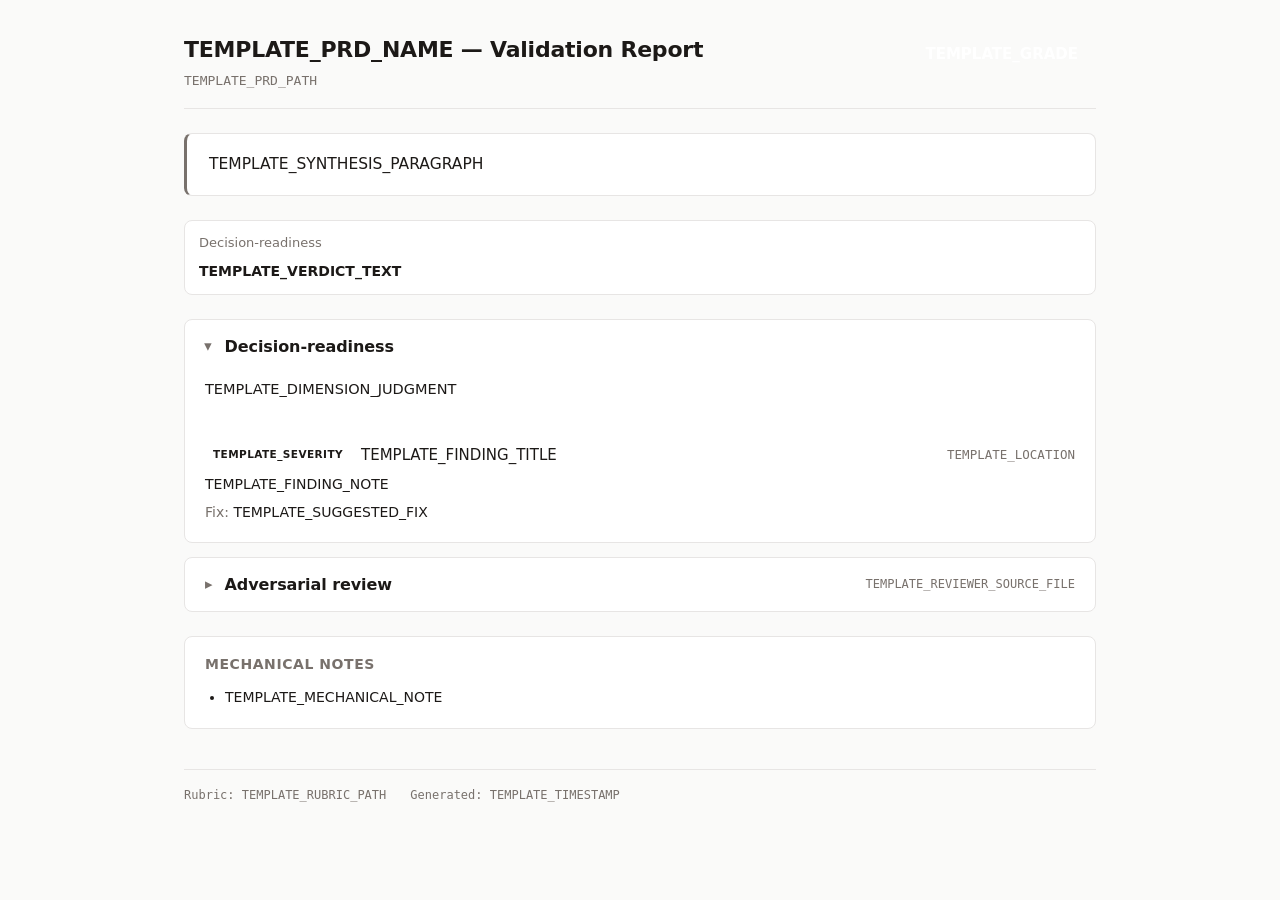
<file: .claude/skills/bmad-prd/assets/validation-report-template.html>
<!DOCTYPE html>
<!--
  PRD Validation Report — skeleton template.

  This file is a starter the synthesis pass fills in directly. There is no
  substitution engine. The LLM:
    1. Reads {doc_workspace}/review-rubric.md and every review-{slug}.md from
       additional reviewers.
    2. Copies this skeleton.
    3. Replaces the placeholder content (everything between TEMPLATE markers)
       with the consolidated review, preserving the structure and CSS.
    4. Writes the result to {doc_workspace}/validation-report.html.
    5. Writes a markdown twin to {doc_workspace}/validation-report.md.

  Visual rules the LLM must preserve:
    - The container width, the color tokens, the typography.
    - One dimension = one collapsible <section class="dimension">.
    - Verdict pill uses the verdict-* class matching its judgment.
    - Severity badge uses the sev-* class matching its level.
    - Each extra reviewer (adversarial, etc.) gets its own collapsible section
      below the rubric dimensions.
    - The footer always shows the artifact paths and timestamp.
-->
<html lang="en">
<head>
<meta charset="utf-8">
<title>PRD Validation: TEMPLATE_PRD_NAME</title>
<style>
  :root {
    --bg: #fafaf9;
    --surface: #ffffff;
    --border: #e7e5e4;
    --text: #1c1917;
    --muted: #78716c;

    --verdict-strong: #16a34a;
    --verdict-adequate: #65a30d;
    --verdict-thin: #d97706;
    --verdict-broken: #dc2626;

    --sev-low: #64748b;
    --sev-medium: #ca8a04;
    --sev-high: #ea580c;
    --sev-critical: #dc2626;

    --grade-exc: #16a34a;
    --grade-good: #65a30d;
    --grade-fair: #d97706;
    --grade-poor: #dc2626;
  }
  * { box-sizing: border-box; }
  html, body { margin: 0; padding: 0; }
  body {
    font-family: -apple-system, BlinkMacSystemFont, "Segoe UI", Inter, system-ui, sans-serif;
    background: var(--bg);
    color: var(--text);
    line-height: 1.6;
    font-size: 15px;
  }
  .container { max-width: 960px; margin: 0 auto; padding: 32px 24px 64px; }

  header.report-header {
    display: flex;
    align-items: flex-start;
    justify-content: space-between;
    gap: 24px;
    padding-bottom: 16px;
    border-bottom: 1px solid var(--border);
    margin-bottom: 24px;
  }
  .title h1 { margin: 0; font-size: 22px; font-weight: 600; letter-spacing: -0.01em; }
  .title .subtitle { color: var(--muted); font-size: 13px; margin-top: 4px; font-family: ui-monospace, "SF Mono", Menlo, monospace; }
  .grade {
    padding: 10px 18px;
    border-radius: 8px;
    font-weight: 600;
    color: white;
    font-size: 15px;
    white-space: nowrap;
  }
  .grade-excellent { background: var(--grade-exc); }
  .grade-good { background: var(--grade-good); }
  .grade-fair { background: var(--grade-fair); }
  .grade-poor { background: var(--grade-poor); }

  .synthesis {
    background: var(--surface);
    border: 1px solid var(--border);
    border-left: 3px solid var(--muted);
    border-radius: 8px;
    padding: 18px 22px;
    margin-bottom: 24px;
    font-size: 15.5px;
  }
  .synthesis p { margin: 0 0 10px; }
  .synthesis p:last-child { margin-bottom: 0; }

  .dimension-summary {
    display: grid;
    grid-template-columns: repeat(auto-fit, minmax(180px, 1fr));
    gap: 10px;
    margin-bottom: 24px;
  }
  .dim-card {
    background: var(--surface);
    border: 1px solid var(--border);
    border-radius: 8px;
    padding: 12px 14px;
  }
  .dim-card .dim-name { font-size: 13px; color: var(--muted); margin-bottom: 6px; }
  .dim-card .dim-verdict { font-size: 14px; font-weight: 600; }

  section.dimension, section.reviewer-section { margin-bottom: 14px; }
  section.dimension details, section.reviewer-section details {
    background: var(--surface);
    border: 1px solid var(--border);
    border-radius: 8px;
    overflow: hidden;
  }
  section summary {
    padding: 14px 20px;
    cursor: pointer;
    user-select: none;
    list-style: none;
    display: flex;
    align-items: center;
    gap: 12px;
  }
  section summary::-webkit-details-marker { display: none; }
  section summary::before {
    content: "▸";
    display: inline-block;
    color: var(--muted);
    transition: transform 0.15s ease;
  }
  section details[open] summary::before { transform: rotate(90deg); }
  section summary h2 {
    display: inline;
    margin: 0;
    font-size: 16px;
    font-weight: 600;
    letter-spacing: -0.005em;
    flex: 1;
  }
  .verdict-pill {
    font-size: 11px;
    padding: 3px 10px;
    border-radius: 999px;
    font-weight: 600;
    text-transform: uppercase;
    letter-spacing: 0.04em;
    color: white;
  }
  .verdict-strong { background: var(--verdict-strong); }
  .verdict-adequate { background: var(--verdict-adequate); }
  .verdict-thin { background: var(--verdict-thin); }
  .verdict-broken { background: var(--verdict-broken); }

  .dim-body { padding: 4px 20px 18px; }
  .dim-judgment { color: var(--text); font-size: 14.5px; }
  .dim-judgment p { margin: 0 0 10px; }

  .findings-list { padding: 0 20px 4px; }
  article.finding {
    padding: 14px 0;
    border-top: 1px solid var(--border);
  }
  article.finding:first-child { border-top: none; }
  article.finding header {
    display: flex;
    align-items: center;
    gap: 10px;
    flex-wrap: wrap;
    margin-bottom: 6px;
  }
  .badge {
    font-size: 10.5px;
    padding: 3px 8px;
    border-radius: 4px;
    font-weight: 600;
    text-transform: uppercase;
    letter-spacing: 0.04em;
    line-height: 1.4;
  }
  .badge-sev-low { background: rgba(100, 116, 139, 0.12); color: var(--sev-low); }
  .badge-sev-medium { background: rgba(202, 138, 4, 0.14); color: var(--sev-medium); }
  .badge-sev-high { background: rgba(234, 88, 12, 0.14); color: var(--sev-high); }
  .badge-sev-critical { background: rgba(220, 38, 38, 0.14); color: var(--sev-critical); }
  .finding-title { margin: 0; font-size: 15px; font-weight: 500; flex: 1; min-width: 200px; }
  .finding-location { font-family: ui-monospace, "SF Mono", Menlo, monospace; font-size: 12.5px; color: var(--muted); }
  .finding-note, .finding-fix { margin-top: 6px; font-size: 14px; }
  .finding-fix strong { color: var(--muted); font-weight: 500; }

  .reviewer-source {
    font-size: 12px;
    color: var(--muted);
    font-family: ui-monospace, "SF Mono", Menlo, monospace;
  }

  .mechanical {
    background: var(--surface);
    border: 1px solid var(--border);
    border-radius: 8px;
    padding: 16px 20px;
    margin-top: 24px;
    font-size: 14px;
  }
  .mechanical h3 { margin: 0 0 10px; font-size: 14px; font-weight: 600; color: var(--muted); text-transform: uppercase; letter-spacing: 0.04em; }
  .mechanical ul { margin: 0; padding-left: 20px; }
  .mechanical li { margin-bottom: 4px; color: var(--text); }

  footer.report-footer {
    margin-top: 40px;
    padding-top: 16px;
    border-top: 1px solid var(--border);
    font-size: 12px;
    color: var(--muted);
    font-family: ui-monospace, "SF Mono", Menlo, monospace;
  }
  footer .meta { display: flex; gap: 24px; flex-wrap: wrap; }
</style>
</head>
<body>
  <div class="container">

    <!-- TEMPLATE: header. Fill prd name, prd path, grade text & class. -->
    <header class="report-header">
      <div class="title">
        <h1>TEMPLATE_PRD_NAME — Validation Report</h1>
        <div class="subtitle">TEMPLATE_PRD_PATH</div>
      </div>
      <div class="grade TEMPLATE_GRADE_CLASS">TEMPLATE_GRADE</div>
    </header>

    <!-- TEMPLATE: overall synthesis paragraphs. Lift directly from
         review-rubric.md "Overall verdict" section; expand if extra reviewers
         materially shift the picture. Wrap each paragraph in <p>. -->
    <div class="synthesis">
      <p>TEMPLATE_SYNTHESIS_PARAGRAPH</p>
    </div>

    <!-- TEMPLATE: dimension summary cards. One per rubric dimension. The
         dim-verdict text uses one of: strong | adequate | thin | broken. -->
    <div class="dimension-summary">
      <div class="dim-card">
        <div class="dim-name">Decision-readiness</div>
        <div class="dim-verdict" style="color: var(--verdict-TEMPLATE_VERDICT)">TEMPLATE_VERDICT_TEXT</div>
      </div>
      <!-- repeat for each of the seven dimensions -->
    </div>

    <!-- TEMPLATE: one section per rubric dimension. Skip a dimension entirely
         if the rubric review marked it n/a for this PRD (e.g. downstream
         usability for a standalone PRD). Open the section by default if
         verdict is thin or broken. -->
    <section class="dimension">
      <details open>
        <summary>
          <h2>Decision-readiness</h2>
          <span class="verdict-pill verdict-TEMPLATE_VERDICT">TEMPLATE_VERDICT_TEXT</span>
        </summary>
        <div class="dim-body">
          <div class="dim-judgment">
            <p>TEMPLATE_DIMENSION_JUDGMENT</p>
          </div>
        </div>
        <div class="findings-list">
          <!-- TEMPLATE: zero or more findings -->
          <article class="finding">
            <header>
              <span class="badge badge-sev-TEMPLATE_SEVERITY">TEMPLATE_SEVERITY</span>
              <h3 class="finding-title">TEMPLATE_FINDING_TITLE</h3>
              <span class="finding-location">TEMPLATE_LOCATION</span>
            </header>
            <div class="finding-note">TEMPLATE_FINDING_NOTE</div>
            <div class="finding-fix"><strong>Fix:</strong> TEMPLATE_SUGGESTED_FIX</div>
          </article>
        </div>
      </details>
    </section>

    <!-- TEMPLATE: one section per extra reviewer that ran (adversarial, etc.).
         Skip this block entirely if only the rubric walker ran. -->
    <section class="reviewer-section">
      <details>
        <summary>
          <h2>Adversarial review</h2>
          <span class="reviewer-source">TEMPLATE_REVIEWER_SOURCE_FILE</span>
        </summary>
        <div class="dim-body">
          <div class="dim-judgment">
            <p>TEMPLATE_REVIEWER_PREAMBLE</p>
          </div>
        </div>
        <div class="findings-list">
          <article class="finding">
            <header>
              <span class="badge badge-sev-TEMPLATE_SEVERITY">TEMPLATE_SEVERITY</span>
              <h3 class="finding-title">TEMPLATE_FINDING_TITLE</h3>
              <span class="finding-location">TEMPLATE_LOCATION</span>
            </header>
            <div class="finding-note">TEMPLATE_FINDING_NOTE</div>
            <div class="finding-fix"><strong>Fix:</strong> TEMPLATE_SUGGESTED_FIX</div>
          </article>
        </div>
      </details>
    </section>

    <!-- TEMPLATE: mechanical notes — short, bulleted. Skip if there are none. -->
    <div class="mechanical">
      <h3>Mechanical notes</h3>
      <ul>
        <li>TEMPLATE_MECHANICAL_NOTE</li>
      </ul>
    </div>

    <footer class="report-footer">
      <div class="meta">
        <span>Rubric: TEMPLATE_RUBRIC_PATH</span>
        <span>Generated: TEMPLATE_TIMESTAMP</span>
      </div>
    </footer>
  </div>
</body>
</html>
</file>
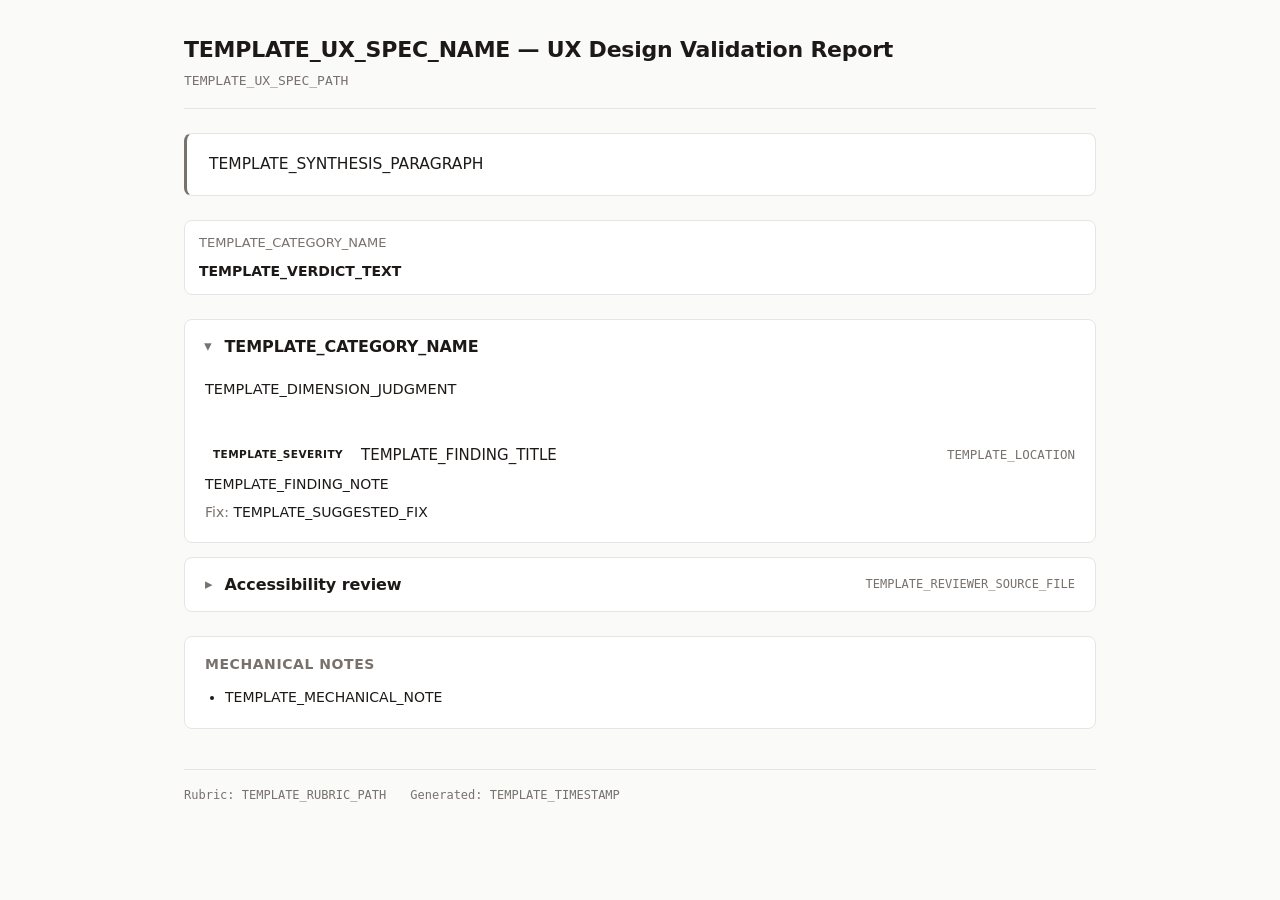
<file: .claude/skills/bmad-ux/assets/validation-report-template.html>
<!DOCTYPE html>
<!--
  UX Design Validation Report — skeleton template.

  This file is a starter the synthesis pass fills in directly. There is no
  substitution engine. The LLM:
    1. Reads {doc_workspace}/review-rubric.md and every review-{slug}.md from
       additional reviewers.
    2. Copies this skeleton.
    3. Replaces the placeholder content (everything between TEMPLATE markers)
       with the consolidated review, preserving the structure and CSS.
    4. Writes the result to {doc_workspace}/validation-report.html.
    5. Writes a markdown twin to {doc_workspace}/validation-report.md.

  Visual rules the LLM must preserve:
    - The container width, the color tokens, the typography.
    - One dimension = one collapsible <section class="dimension">.
    - Verdict pill uses the verdict-* class matching its judgment.
    - Severity badge uses the badge-sev-* class matching its level.
    - Each extra reviewer (accessibility, adversarial, etc.) gets its own
      collapsible section below the rubric dimensions.
    - The footer always shows the artifact paths and timestamp.
-->
<html lang="en">
<head>
<meta charset="utf-8">
<title>UX Design Validation: TEMPLATE_UX_SPEC_NAME</title>
<style>
  :root {
    --bg: #fafaf9;
    --surface: #ffffff;
    --border: #e7e5e4;
    --text: #1c1917;
    --muted: #78716c;

    --verdict-strong: #16a34a;
    --verdict-adequate: #65a30d;
    --verdict-thin: #d97706;
    --verdict-broken: #dc2626;

    --sev-low: #64748b;
    --sev-medium: #ca8a04;
    --sev-high: #ea580c;
    --sev-critical: #dc2626;
  }
  * { box-sizing: border-box; }
  html, body { margin: 0; padding: 0; }
  body {
    font-family: -apple-system, BlinkMacSystemFont, "Segoe UI", Inter, system-ui, sans-serif;
    background: var(--bg);
    color: var(--text);
    line-height: 1.6;
    font-size: 15px;
  }
  .container { max-width: 960px; margin: 0 auto; padding: 32px 24px 64px; }

  header.report-header {
    display: flex;
    align-items: flex-start;
    justify-content: space-between;
    gap: 24px;
    padding-bottom: 16px;
    border-bottom: 1px solid var(--border);
    margin-bottom: 24px;
  }
  .title h1 { margin: 0; font-size: 22px; font-weight: 600; letter-spacing: -0.01em; }
  .title .subtitle { color: var(--muted); font-size: 13px; margin-top: 4px; font-family: ui-monospace, "SF Mono", Menlo, monospace; }

  .synthesis {
    background: var(--surface);
    border: 1px solid var(--border);
    border-left: 3px solid var(--muted);
    border-radius: 8px;
    padding: 18px 22px;
    margin-bottom: 24px;
    font-size: 15.5px;
  }
  .synthesis p { margin: 0 0 10px; }
  .synthesis p:last-child { margin-bottom: 0; }

  .dimension-summary {
    display: grid;
    grid-template-columns: repeat(auto-fit, minmax(180px, 1fr));
    gap: 10px;
    margin-bottom: 24px;
  }
  .dim-card {
    background: var(--surface);
    border: 1px solid var(--border);
    border-radius: 8px;
    padding: 12px 14px;
  }
  .dim-card .dim-name { font-size: 13px; color: var(--muted); margin-bottom: 6px; }
  .dim-card .dim-verdict { font-size: 14px; font-weight: 600; }

  section.dimension, section.reviewer-section { margin-bottom: 14px; }
  section.dimension details, section.reviewer-section details {
    background: var(--surface);
    border: 1px solid var(--border);
    border-radius: 8px;
    overflow: hidden;
  }
  section summary {
    padding: 14px 20px;
    cursor: pointer;
    user-select: none;
    list-style: none;
    display: flex;
    align-items: center;
    gap: 12px;
  }
  section summary::-webkit-details-marker { display: none; }
  section summary::before {
    content: "▸";
    display: inline-block;
    color: var(--muted);
    transition: transform 0.15s ease;
  }
  section details[open] summary::before { transform: rotate(90deg); }
  section summary h2 {
    display: inline;
    margin: 0;
    font-size: 16px;
    font-weight: 600;
    letter-spacing: -0.005em;
    flex: 1;
  }
  .verdict-pill {
    font-size: 11px;
    padding: 3px 10px;
    border-radius: 999px;
    font-weight: 600;
    text-transform: uppercase;
    letter-spacing: 0.04em;
    color: white;
  }
  .verdict-strong { background: var(--verdict-strong); }
  .verdict-adequate { background: var(--verdict-adequate); }
  .verdict-thin { background: var(--verdict-thin); }
  .verdict-broken { background: var(--verdict-broken); }

  .dim-body { padding: 4px 20px 18px; }
  .dim-judgment { color: var(--text); font-size: 14.5px; }
  .dim-judgment p { margin: 0 0 10px; }

  .findings-list { padding: 0 20px 4px; }
  article.finding {
    padding: 14px 0;
    border-top: 1px solid var(--border);
  }
  article.finding:first-child { border-top: none; }
  article.finding header {
    display: flex;
    align-items: center;
    gap: 10px;
    flex-wrap: wrap;
    margin-bottom: 6px;
  }
  .badge {
    font-size: 10.5px;
    padding: 3px 8px;
    border-radius: 4px;
    font-weight: 600;
    text-transform: uppercase;
    letter-spacing: 0.04em;
    line-height: 1.4;
  }
  .badge-sev-low { background: rgba(100, 116, 139, 0.12); color: var(--sev-low); }
  .badge-sev-medium { background: rgba(202, 138, 4, 0.14); color: var(--sev-medium); }
  .badge-sev-high { background: rgba(234, 88, 12, 0.14); color: var(--sev-high); }
  .badge-sev-critical { background: rgba(220, 38, 38, 0.14); color: var(--sev-critical); }
  .finding-title { margin: 0; font-size: 15px; font-weight: 500; flex: 1; min-width: 200px; }
  .finding-location { font-family: ui-monospace, "SF Mono", Menlo, monospace; font-size: 12.5px; color: var(--muted); }
  .finding-note, .finding-fix { margin-top: 6px; font-size: 14px; }
  .finding-fix strong { color: var(--muted); font-weight: 500; }

  .reviewer-source {
    font-size: 12px;
    color: var(--muted);
    font-family: ui-monospace, "SF Mono", Menlo, monospace;
  }

  .mechanical {
    background: var(--surface);
    border: 1px solid var(--border);
    border-radius: 8px;
    padding: 16px 20px;
    margin-top: 24px;
    font-size: 14px;
  }
  .mechanical h3 { margin: 0 0 10px; font-size: 14px; font-weight: 600; color: var(--muted); text-transform: uppercase; letter-spacing: 0.04em; }
  .mechanical ul { margin: 0; padding-left: 20px; }
  .mechanical li { margin-bottom: 4px; color: var(--text); }

  footer.report-footer {
    margin-top: 40px;
    padding-top: 16px;
    border-top: 1px solid var(--border);
    font-size: 12px;
    color: var(--muted);
    font-family: ui-monospace, "SF Mono", Menlo, monospace;
  }
  footer .meta { display: flex; gap: 24px; flex-wrap: wrap; }
</style>
</head>
<body>
  <div class="container">

    <!-- TEMPLATE: header. Fill ux spec name and ux spec path. No overall grade —
         per-category verdicts and severity counts below carry the picture. -->
    <header class="report-header">
      <div class="title">
        <h1>TEMPLATE_UX_SPEC_NAME — UX Design Validation Report</h1>
        <div class="subtitle">TEMPLATE_UX_SPEC_PATH</div>
      </div>
    </header>

    <!-- TEMPLATE: overall synthesis paragraphs. Lift directly from
         review-rubric.md "Overall verdict" section; expand if extra reviewers
         (accessibility, adversarial, etc.) materially shift the picture.
         Wrap each paragraph in <p>. -->
    <div class="synthesis">
      <p>TEMPLATE_SYNTHESIS_PARAGRAPH</p>
    </div>

    <!-- TEMPLATE: dimension summary cards. One per rubric category, in this
         canonical order (from references/validate.md):
           1. Flow coverage
           2. Token completeness
           3. Component coverage
           4. State coverage
           5. Visual reference coverage
           6. Bloat & overspecification
           7. Inheritance discipline
           8. Shape fit
         The dim-verdict text uses one of: strong | adequate | thin | broken. -->
    <div class="dimension-summary">
      <div class="dim-card">
        <div class="dim-name">TEMPLATE_CATEGORY_NAME</div>
        <div class="dim-verdict" style="color: var(--verdict-TEMPLATE_VERDICT)">TEMPLATE_VERDICT_TEXT</div>
      </div>
      <!-- repeat for each of the eight rubric categories -->
    </div>

    <!-- TEMPLATE: one section per rubric category, same canonical order as the
         summary cards above. Skip a category entirely if the rubric review
         marked it n/a for this UX spec. Open the section by default if verdict
         is thin or broken. -->
    <section class="dimension">
      <details open>
        <summary>
          <h2>TEMPLATE_CATEGORY_NAME</h2>
          <span class="verdict-pill verdict-TEMPLATE_VERDICT">TEMPLATE_VERDICT_TEXT</span>
        </summary>
        <div class="dim-body">
          <div class="dim-judgment">
            <p>TEMPLATE_DIMENSION_JUDGMENT</p>
          </div>
        </div>
        <div class="findings-list">
          <!-- TEMPLATE: zero or more findings -->
          <article class="finding">
            <header>
              <span class="badge badge-sev-TEMPLATE_SEVERITY">TEMPLATE_SEVERITY</span>
              <h3 class="finding-title">TEMPLATE_FINDING_TITLE</h3>
              <span class="finding-location">TEMPLATE_LOCATION</span>
            </header>
            <div class="finding-note">TEMPLATE_FINDING_NOTE</div>
            <div class="finding-fix"><strong>Fix:</strong> TEMPLATE_SUGGESTED_FIX</div>
          </article>
        </div>
      </details>
    </section>

    <!-- TEMPLATE: one section per extra reviewer that ran (accessibility,
         adversarial, brand-conformance, etc.). Skip this block entirely if
         only the rubric walker ran. -->
    <section class="reviewer-section">
      <details>
        <summary>
          <h2>Accessibility review</h2>
          <span class="reviewer-source">TEMPLATE_REVIEWER_SOURCE_FILE</span>
        </summary>
        <div class="dim-body">
          <div class="dim-judgment">
            <p>TEMPLATE_REVIEWER_PREAMBLE</p>
          </div>
        </div>
        <div class="findings-list">
          <article class="finding">
            <header>
              <span class="badge badge-sev-TEMPLATE_SEVERITY">TEMPLATE_SEVERITY</span>
              <h3 class="finding-title">TEMPLATE_FINDING_TITLE</h3>
              <span class="finding-location">TEMPLATE_LOCATION</span>
            </header>
            <div class="finding-note">TEMPLATE_FINDING_NOTE</div>
            <div class="finding-fix"><strong>Fix:</strong> TEMPLATE_SUGGESTED_FIX</div>
          </article>
        </div>
      </details>
    </section>

    <!-- TEMPLATE: mechanical notes — short, bulleted. Skip if there are none. -->
    <div class="mechanical">
      <h3>Mechanical notes</h3>
      <ul>
        <li>TEMPLATE_MECHANICAL_NOTE</li>
      </ul>
    </div>

    <footer class="report-footer">
      <div class="meta">
        <span>Rubric: TEMPLATE_RUBRIC_PATH</span>
        <span>Generated: TEMPLATE_TIMESTAMP</span>
      </div>
    </footer>
  </div>
</body>
</html>
</file>
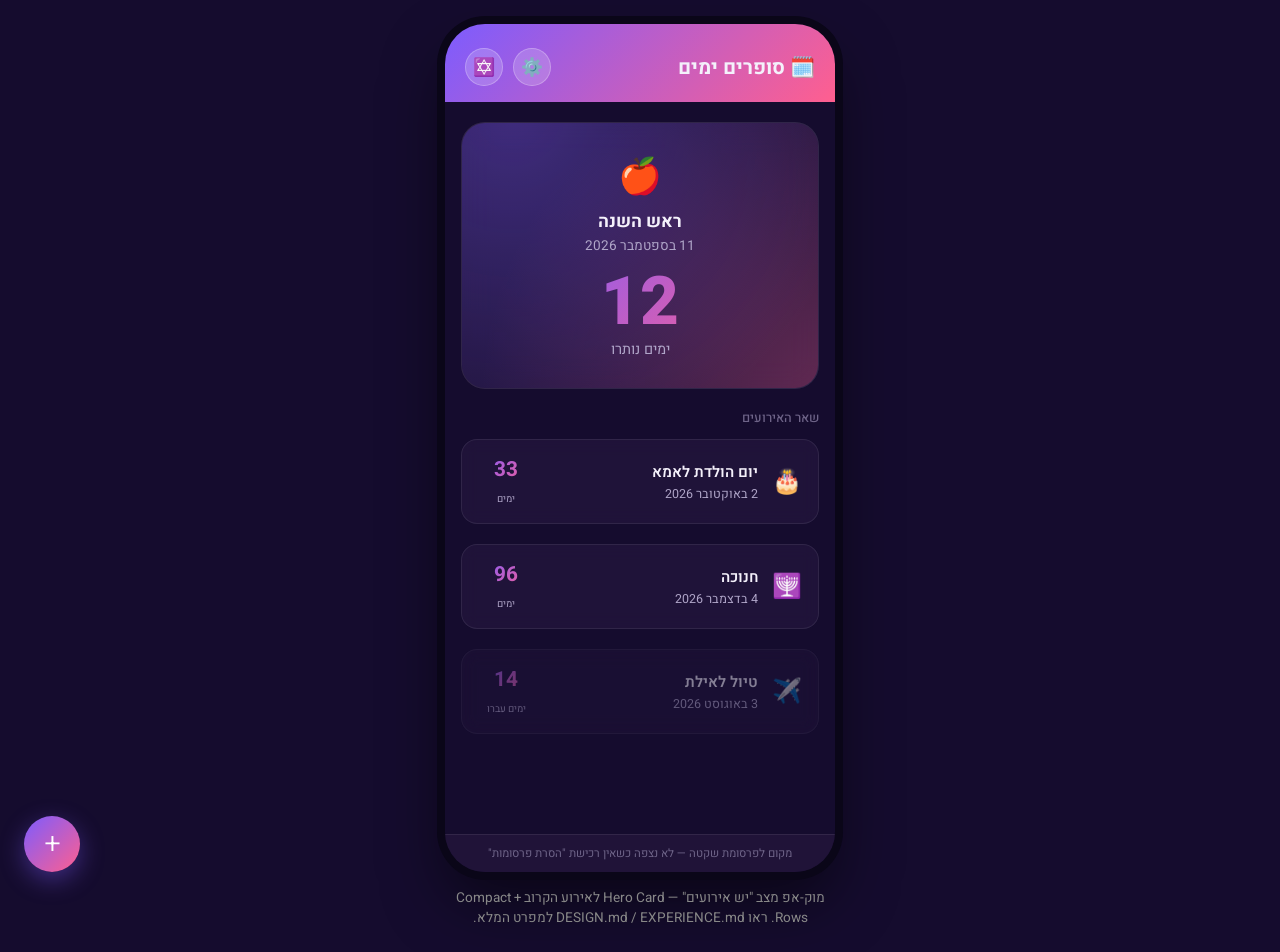
<file: _bmad-output/planning-artifacts/ux-designs/ux-sofrim-yamim-2026-08-17/mockups/main-screen.html>
<!doctype html>
<html lang="he" dir="rtl">
<head>
<meta charset="UTF-8">
<meta name="viewport" content="width=device-width, initial-scale=1">
<title>סופרים ימים — מוק-אפ מסך ראשי</title>
<style>
  @import url('https://fonts.googleapis.com/css2?family=Heebo:wght@400;500;700;800&display=swap');

  :root {
    --bg-base: #150c2e;
    --bg-elev: #201338;
    --surface-glass: rgba(38, 24, 63, 0.65);
    --surface-glass-border: rgba(255, 255, 255, 0.08);
    --accent-violet: #7c5cff;
    --accent-pink: #ff5f8f;
    --text-primary: #f4f1fb;
    --text-secondary: #b0a6c9;
    --text-disabled: #6e6488;
  }

  * { box-sizing: border-box; }

  body {
    margin: 0;
    background: var(--bg-base);
    color: var(--text-primary);
    font-family: 'Heebo', -apple-system, "Segoe UI", Arial, sans-serif;
    min-height: 100vh;
    display: flex;
    justify-content: center;
    padding: 24px 12px;
  }

  .phone {
    width: 390px;
    max-width: 100%;
    background: var(--bg-base);
    border-radius: 40px;
    overflow: hidden;
    box-shadow: 0 0 0 8px #0a0618, 0 30px 60px rgba(0,0,0,0.5);
    min-height: 780px;
    display: flex;
    flex-direction: column;
  }

  header {
    padding: 24px 20px 16px;
    background: linear-gradient(135deg, var(--accent-violet), var(--accent-pink));
    display: flex;
    align-items: center;
    justify-content: space-between;
  }

  header h1 { font-size: 1.25rem; margin: 0; font-weight: 700; }

  .header-actions { display: flex; gap: 10px; }

  .chip-btn, .settings-btn {
    width: 38px; height: 38px;
    border-radius: 50%;
    background: rgba(255,255,255,0.18);
    border: 1px solid rgba(255,255,255,0.25);
    display: flex; align-items: center; justify-content: center;
    font-size: 1.1rem;
  }

  main {
    flex: 1;
    padding: 20px 16px 100px;
    display: flex;
    flex-direction: column;
    gap: 20px;
    overflow-y: auto;
  }

  /* Hero Card */
  .hero-card {
    position: relative;
    border-radius: 24px;
    padding: 28px 24px;
    background: var(--surface-glass);
    backdrop-filter: blur(16px);
    -webkit-backdrop-filter: blur(16px);
    border: 1px solid var(--surface-glass-border);
    overflow: hidden;
    text-align: center;
  }

  .hero-card::before {
    content: "";
    position: absolute;
    inset: -40%;
    background: radial-gradient(circle at 30% 20%, rgba(124,92,255,0.35), transparent 60%),
                radial-gradient(circle at 80% 80%, rgba(255,95,143,0.3), transparent 55%);
    z-index: 0;
  }

  .hero-emoji { font-size: 2.2rem; position: relative; z-index: 1; }

  .hero-name {
    font-size: 1.1rem;
    font-weight: 700;
    margin: 6px 0 2px;
    position: relative;
    z-index: 1;
  }

  .hero-date {
    font-size: 0.85rem;
    color: var(--text-secondary);
    position: relative;
    z-index: 1;
  }

  .hero-count {
    font-size: 4.2rem;
    font-weight: 800;
    line-height: 1;
    margin: 14px 0 2px;
    background: linear-gradient(135deg, var(--accent-violet), var(--accent-pink));
    -webkit-background-clip: text;
    background-clip: text;
    color: transparent;
    font-variant-numeric: tabular-nums;
    position: relative;
    z-index: 1;
  }

  .hero-label {
    font-size: 0.9rem;
    color: var(--text-secondary);
    position: relative;
    z-index: 1;
  }

  /* Section label */
  .section-label {
    font-size: 0.8rem;
    color: var(--text-disabled);
    font-weight: 500;
    margin-bottom: -8px;
  }

  /* Compact row */
  .row {
    display: flex;
    align-items: center;
    gap: 14px;
    padding: 14px 16px;
    border-radius: 16px;
    background: var(--surface-glass);
    backdrop-filter: blur(8px);
    -webkit-backdrop-filter: blur(8px);
    border: 1px solid var(--surface-glass-border);
  }

  .row.past { opacity: 0.5; }

  .row-emoji { font-size: 1.5rem; }

  .row-info { flex: 1; min-width: 0; }

  .row-name { font-weight: 600; font-size: 0.95rem; }

  .row-date { font-size: 0.78rem; color: var(--text-secondary); margin-top: 2px; }

  .row-count { text-align: center; min-width: 56px; }

  .row-count .num {
    font-size: 1.3rem;
    font-weight: 700;
    background: linear-gradient(135deg, var(--accent-violet), var(--accent-pink));
    -webkit-background-clip: text;
    background-clip: text;
    color: transparent;
    display: block;
  }

  .row-count .lbl { font-size: 0.62rem; color: var(--text-secondary); }

  /* FAB */
  .fab {
    position: absolute;
    bottom: 28px;
    left: 24px;
    width: 56px;
    height: 56px;
    border-radius: 50%;
    background: linear-gradient(135deg, var(--accent-violet), var(--accent-pink));
    display: flex;
    align-items: center;
    justify-content: center;
    font-size: 1.8rem;
    font-weight: 300;
    color: #fff;
    box-shadow: 0 8px 24px rgba(124,92,255,0.4);
  }

  .phone-frame-note {
    position: relative;
  }

  .ad-banner {
    padding: 10px 16px;
    text-align: center;
    font-size: 0.72rem;
    color: var(--text-disabled);
    background: var(--bg-elev);
    border-top: 1px solid var(--surface-glass-border);
  }

  .caption {
    max-width: 390px;
    margin: 16px auto 0;
    font-size: 0.85rem;
    color: #888;
    text-align: center;
  }
</style>
</head>
<body>
<div>
  <div class="phone">
    <header>
      <h1>🗓️ סופרים ימים</h1>
      <div class="header-actions">
        <button class="settings-btn">⚙️</button>
        <button class="chip-btn">✡️</button>
      </div>
    </header>

    <main>
      <div class="hero-card">
        <div class="hero-emoji">🍎</div>
        <div class="hero-name">ראש השנה</div>
        <div class="hero-date">11 בספטמבר 2026</div>
        <div class="hero-count">12</div>
        <div class="hero-label">ימים נותרו</div>
      </div>

      <div class="section-label">שאר האירועים</div>

      <div class="row">
        <div class="row-emoji">🎂</div>
        <div class="row-info">
          <div class="row-name">יום הולדת לאמא</div>
          <div class="row-date">2 באוקטובר 2026</div>
        </div>
        <div class="row-count"><span class="num">33</span><span class="lbl">ימים</span></div>
      </div>

      <div class="row">
        <div class="row-emoji">🕎</div>
        <div class="row-info">
          <div class="row-name">חנוכה</div>
          <div class="row-date">4 בדצמבר 2026</div>
        </div>
        <div class="row-count"><span class="num">96</span><span class="lbl">ימים</span></div>
      </div>

      <div class="row past">
        <div class="row-emoji">✈️</div>
        <div class="row-info">
          <div class="row-name">טיול לאילת</div>
          <div class="row-date">3 באוגוסט 2026</div>
        </div>
        <div class="row-count"><span class="num">14</span><span class="lbl">ימים עברו</span></div>
      </div>
    </main>

    <div class="ad-banner">מקום לפרסומת שקטה — לא נצפה כשאין רכישת "הסרת פרסומות"</div>

    <div class="fab">+</div>
  </div>
  <p class="caption">מוק-אפ מצב "יש אירועים" — Hero Card לאירוע הקרוב + Compact Rows. ראו DESIGN.md / EXPERIENCE.md למפרט המלא.</p>
</div>
</body>
</html>
</file>
<file: style.css>
:root {
  /* DESIGN.md color tokens */
  --bg-base: #150c2e;
  --bg-elev: #201338;
  --surface-glass: rgba(38, 24, 63, 0.65);
  --surface-glass-border: rgba(255, 255, 255, 0.08);
  --accent-violet: #7c5cff;
  --accent-pink: #ff5f8f;
  --text-primary: #f4f1fb;
  --text-secondary: #b0a6c9;
  --text-disabled: #8a84a8;
  --danger: #ff5f5f;

  /* Count-number gradient text (Hero Card + Compact Row): defaults to the
     brand gradient in dark mode. Overridden to deeper, contrast-safe
     values in light mode below, since the brand gradient itself doesn't
     hold WCAG contrast as *text* against a light page background. */
  --count-grad-1: var(--accent-violet);
  --count-grad-2: var(--accent-pink);

  /* DESIGN.md rounded scale */
  --radius-sm: 10px;
  --radius-md: 16px;
  --radius-lg: 24px;

  /* DESIGN.md spacing scale */
  --space-1: 4px;
  --space-2: 8px;
  --space-3: 12px;
  --space-4: 16px;
  --space-5: 20px;
  --space-6: 28px;
  --space-7: 40px;

  color-scheme: light dark;
}

/* Story 1.9: light mode, follows OS/browser preference. Brand gradient
   (accent-violet/accent-pink) is unchanged — it's only ever used as a
   background fill behind forced-white text (header, FAB, primary button),
   never as text color, so it doesn't need a contrast-driven variant. */
@media (prefers-color-scheme: light) {
  :root {
    --bg-base: #f3f0fa;
    --bg-elev: #ffffff;
    --surface-glass: rgba(255, 255, 255, 0.65);
    --surface-glass-border: rgba(36, 26, 61, 0.1);
    --text-primary: #241a3d;
    --text-secondary: #4f4470;
    --text-disabled: #6b6088;
    --danger: #c8102e;
    --count-grad-1: #6a3ff0;
    --count-grad-2: #c91f66;
  }
}

* { box-sizing: border-box; }

.sr-only {
  position: absolute;
  width: 1px;
  height: 1px;
  padding: 0;
  margin: -1px;
  overflow: hidden;
  clip: rect(0, 0, 0, 0);
  white-space: nowrap;
  border: 0;
}

/* `html`'s background paints the canvas -- the whole scrollable/visible
   area, not just this element's own box -- which is what actually
   matters here. `body`'s own min-height (below) is layout-only, no
   background of its own: on iOS Safari, a page shorter than the
   *largest* possible viewport (address bar hidden) can reveal area
   below body's `100dvh`-computed box before/while `dvh` re-resolves as
   the chrome collapses on scroll -- confirmed live on the empty-state
   screen (short content, nothing to scroll to normally). A background
   confined to body's box leaves that strip showing the UA's own
   `color-scheme` canvas default (paints white in light mode) instead
   of --bg-base. Canvas-level painting via `html` isn't bounded by any
   box's computed height, so it holds regardless of the exact dvh
   timing quirk. */
html {
  margin: 0;
  padding: 0;
  background: var(--bg-base);
  min-height: 100%;
}

body {
  margin: 0;
  padding: 0;
  padding-bottom: env(safe-area-inset-bottom);
  color: var(--text-primary);
  font-family: "Heebo", -apple-system, BlinkMacSystemFont, "Segoe UI", Arial, sans-serif;
  min-height: 100vh;
  min-height: 100dvh;
}

.app-header {
  display: flex;
  align-items: center;
  justify-content: space-between;
  padding: calc(env(safe-area-inset-top) + 16px) 20px 16px;
  /* Story 1.4: a flat white foreground can't hit 4.5:1 against the whole
     brand gradient -- white-on-accent-pink alone is ~2.9:1 (confirmed by
     WCAG relative-luminance calc, see DESIGN.md's corrected note on this).
     Rather than changing the shared --accent-violet/--accent-pink token
     values (used unscrimmed elsewhere: buttons, Hero Card halo), a
     header-local dark scrim is layered on top -- this does visibly deepen
     the header's own gradient, but leaves the tokens themselves, and every
     other place they're used, untouched. White text/icons now clear
     5.38:1+ at every point across the header, measured worst-case. */
  background:
    linear-gradient(rgba(0, 0, 0, 0.3), rgba(0, 0, 0, 0.3)),
    linear-gradient(135deg, var(--accent-violet), var(--accent-pink));
  position: sticky;
  top: 0;
  z-index: 5;
}

.app-header h1 {
  font-size: 1.3rem;
  margin: 0;
  color: #fff;
}

.header-actions {
  display: flex;
  align-items: center;
  gap: 10px;
}

.btn-icon {
  /* 48px: minimum 48dp touch target (Story 1.5), not the 40px original */
  width: 48px;
  height: 48px;
  border-radius: 50%;
  border: none;
  background: rgba(255,255,255,0.2);
  font-size: 1.2rem;
  cursor: pointer;
}

/* Labeled header buttons: icon + short text, so their purpose is clear.
   Sized down from 48px so four of them still fit beside the title on a 360px phone. */
.btn-labeled {
  width: 44px;
  height: 52px;
  display: inline-flex;
  flex-direction: column;
  align-items: center;
  justify-content: center;
  gap: 2px;
  padding: 4px 2px;
}

.btn-label {
  font-size: 0.6rem;
  line-height: 1;
  color: #fff;
}

/* The AdSense unit stays hidden until Google actually fills it, so no empty white bar shows. */
.ad-banner {
  display: none;
}

.ad-banner:has(ins[data-ad-status="filled"]) {
  display: block;
}

.fab {
  /* 48px: minimum 48dp touch target (Story 1.5), not the 42px original */
  width: 48px;
  height: 48px;
  border-radius: 50%;
  border: none;
  background: #fff;
  color: var(--accent-violet);
  font-size: 1.6rem;
  line-height: 1;
  font-weight: bold;
  cursor: pointer;
  box-shadow: 0 4px 14px rgba(0,0,0,0.35);
}

.hero-card {
  /* Elevated glass treatment reserved for the single nearest-event tile
     (see .event-card's backdrop-filter note) -- stronger blur than the
     dialog's (16px) to lead the visual hierarchy, plus a subtle brand-
     gradient glow (not a heavy shadow, per DESIGN.md depth rules). */
  width: calc(100% - 32px);
  max-width: 560px;
  margin: 16px auto 0;
  background: var(--surface-glass);
  border: 1px solid var(--surface-glass-border);
  border-radius: var(--radius-lg);
  backdrop-filter: blur(24px);
  -webkit-backdrop-filter: blur(24px);
  box-shadow: 0 0 40px rgba(124, 92, 255, 0.25);
  padding: 24px 20px;
  display: flex;
  align-items: center;
  gap: 16px;
  cursor: pointer;
  min-height: 48px;
  transition: transform 0.15s ease;
}

.hero-card[hidden] {
  /* [hidden] and .hero-card have equal CSS specificity, and this
     author-stylesheet rule for the latter would otherwise win over the
     UA default (display: none) -- state it explicitly so hiding actually
     hides. */
  display: none;
}

.hero-card:active { transform: scale(0.98); }

.hero-card:focus-visible,
.event-card:focus-visible,
.presets-list li:focus-visible {
  outline: 2px solid var(--accent-pink);
  outline-offset: 2px;
}

/* Story 1.5: a past row's opacity:0.55 dimming (Story 1.3, unchanged)
   also dims its own focus ring, since opacity applies to everything the
   element renders. Rather than restructuring the dimming itself, pop the
   row to full opacity only while it holds keyboard focus -- the default
   (unfocused) look is untouched. At opacity:1 this row's focus ring is
   pixel-identical to every other row's already-accepted focus treatment
   (same outline color/width against the same surface-glass background),
   so no separate contrast measurement is needed here. */
.event-card.past:focus-visible {
  opacity: 1;
}

.hero-emoji {
  font-size: 2.5rem;
  flex-shrink: 0;
}

.hero-info {
  flex: 1;
  min-width: 0;
}

.hero-name {
  /* 2026-08-22: was white-space:nowrap + text-overflow:ellipsis, truncating
     real event names ("תחילת שנת הלימודים" -> "תחילת שנת הלי...") past
     readability -- found live by a tester. .hero-info's flex:1/min-width:0
     (above) already supports wrapping correctly; the card has no fixed
     height, so letting the name wrap just grows the card instead of
     hiding text. */
  font-weight: 700;
  font-size: 1.2rem;
  overflow-wrap: break-word;
}

.hero-date {
  color: var(--text-secondary);
  font-size: 0.95rem;
  margin-top: 4px;
}

.hero-count {
  text-align: center;
  flex-shrink: 0;
  min-width: 84px;
}

.hero-count .num {
  font-size: clamp(3.5rem, 12vw, 4.5rem);
  font-weight: 800;
  font-variant-numeric: tabular-nums;
  background: linear-gradient(135deg, var(--count-grad-1), var(--count-grad-2));
  -webkit-background-clip: text;
  background-clip: text;
  color: transparent;
  display: block;
  line-height: 1;
}

.hero-count .label {
  font-size: 0.85rem;
  color: var(--text-secondary);
}

.event-list {
  padding: 16px;
  /* Story 3.1: room for the fixed Ad Banner so it never overlaps the
     last row. Static (not toggled when ads are removed) -- a little
     extra empty space at the bottom post-purchase is a minor cosmetic
     nit, not worth the added complexity of syncing this to billing.js's
     display decision. Matches .ad-banner's now-fixed 56px height
     exactly -- no guesswork, since the banner can no longer grow. */
  padding-bottom: calc(56px + 16px + env(safe-area-inset-bottom));
  display: flex;
  flex-direction: column;
  gap: 12px;
  max-width: 560px;
  margin: 0 auto;
  overflow-x: hidden; /* Story 1.7: defense-in-depth against a dragged row (clamped in JS) still widening the page */
}

.event-card {
  /* no backdrop-filter here by design: blur is reserved for the elevated
     Hero Card treatment (Story 1.2) to avoid stacking blur across many
     simultaneously-rendered scrolling rows. rounded-md, not -lg (Story
     1.3) -- Hero/dialog keep the larger radius, Compact Row doesn't. */
  background: var(--surface-glass);
  border-radius: var(--radius-md);
  padding: 16px 18px;
  display: flex;
  align-items: center;
  gap: 14px;
  cursor: pointer;
  border: 1px solid var(--surface-glass-border);
  min-height: 48px;
  transition: transform 0.15s ease, border-color 0.15s ease;
  /* Story 1.7: hint the browser that vertical panning (page scroll) is
     native/expected on this element, while horizontal movement is ours
     (swipe-to-delete) to interpret via pointer events in app.js. */
  touch-action: pan-y;
}

/* Story 1.7: swipe-to-delete drag state. While actively dragging, the
   transition is off so translateX tracks the pointer with no lag; the
   border recolors once the drag has crossed the delete threshold, as
   feedback before the confirmation dialog opens on release. */
.event-card.swiping {
  transition: none;
  /* A mouse/pointer drag over text naturally starts a text selection
     unless suppressed -- distracting during a swipe gesture. */
  user-select: none;
}

.event-card.swipe-armed {
  border-color: var(--danger);
}

/* Same reasoning as .event-card.past:focus-visible (Story 1.5): the
   armed-state warning border would itself be dimmed by opacity:0.55 on
   exactly the rows most likely to be deleted. */
.event-card.past.swipe-armed {
  opacity: 1;
}

.event-card:active { transform: scale(0.98); }

.event-card.past {
  opacity: 0.55;
}

.event-emoji {
  font-size: 1.8rem;
  flex-shrink: 0;
}

.event-info {
  flex: 1;
  min-width: 0;
}

.event-name {
  /* 2026-08-22 audit: same truncation bug already found and fixed live for
     .hero-name (a real event name got cut off mid-word) -- this rule had
     the identical white-space:nowrap+ellipsis pattern and would silently
     hit the same failure for any long name in the compact list, not just
     the Hero Card. .event-info's flex:1/min-width:0 already supports
     wrapping; the row has no fixed height, so wrapping just grows it. */
  font-weight: 600;
  font-size: 1.05rem;
  overflow-wrap: break-word;
}

.event-date {
  color: var(--text-secondary);
  font-size: 0.85rem;
  margin-top: 2px;
}

.event-count {
  text-align: center;
  flex-shrink: 0;
  min-width: 64px;
}

.event-count .num {
  font-size: 1.6rem;
  font-weight: 800;
  font-variant-numeric: tabular-nums;
  background: linear-gradient(135deg, var(--count-grad-1), var(--count-grad-2));
  -webkit-background-clip: text;
  background-clip: text;
  color: transparent;
  display: block;
  line-height: 1;
}

.event-count .label {
  font-size: 0.7rem;
  color: var(--text-secondary);
}

.empty-state {
  text-align: center;
  color: var(--text-secondary);
  margin-top: 60px;
  line-height: 1.8;
  padding: 0 20px;
}

dialog {
  border: none;
  border-radius: var(--radius-lg);
  padding: 0;
  background: var(--surface-glass);
  backdrop-filter: blur(16px);
  -webkit-backdrop-filter: blur(16px);
  color: var(--text-primary);
  width: min(420px, 92vw);
}

dialog::backdrop {
  background: rgba(0,0,0,0.55);
}

#eventForm, .presets-content {
  padding: 22px;
  display: flex;
  flex-direction: column;
  gap: 10px;
}

dialog h2 {
  margin: 0 0 8px;
  font-size: 1.2rem;
}

label {
  font-size: 0.85rem;
  color: var(--text-secondary);
  margin-top: 6px;
}

input, select {
  background: var(--surface-glass);
  border: 1px solid var(--surface-glass-border);
  color: var(--text-primary);
  border-radius: var(--radius-sm);
  padding: 12px;
  font-size: 1rem;
  min-height: 48px; /* Story 1.5: 48dp touch target */
  width: 100%;
}

/* 2026-08-22: favorite-toggle-row inside the add/edit event dialog --
   lets a user pick one event whose day-count shows on the app icon
   (Badging API, see app.js refreshAppBadge()). Plain checkbox+label, not
   .settings-row's switch styling -- this lives inside a form, not the
   Settings dialog, and doesn't need that component's own semantics. */
.favorite-star {
  font-size: 0.85em;
  margin-inline-start: 2px;
}

.favorite-toggle-row {
  display: flex;
  align-items: center;
  gap: 10px;
  margin-top: 6px;
  font-size: 0.95rem;
  color: var(--text-primary);
}

.favorite-toggle-row input[type="checkbox"] {
  width: 20px;
  height: 20px;
  min-height: 0;
  flex-shrink: 0;
}

.dialog-actions {
  display: flex;
  justify-content: flex-end;
  gap: 10px;
  margin-top: 16px;
  flex-wrap: wrap;
}

/* 2026-08-23: מתג לועזי/עברי בדיאלוג האירוע -- pill-toggle משותף (לא שני
   כפתורים נפרדים), עקבי ויזואלית עם role="radiogroup"/role="radio"
   ב-index.html ("בחירה אחת מתוך שתיים"). המצב הפעיל משתמש באותו
   גרדיאנט+scrim שכבר תוקן ל-.btn-primary למעלה (אותה בעיית-ניגודיות הייתה
   חוזרת זהה כאן על רקע כהה). */
.date-mode-toggle {
  display: flex;
  background: var(--surface-glass);
  border: 1px solid var(--surface-glass-border);
  border-radius: var(--radius-sm);
  padding: 4px;
  gap: 4px;
}

.date-mode-btn {
  flex: 1;
  border: none;
  border-radius: calc(var(--radius-sm) - 4px);
  padding: 10px;
  min-height: 40px;
  font-size: 0.9rem;
  font-weight: 500;
  color: var(--text-secondary);
  background: transparent;
  cursor: pointer;
}

.date-mode-btn.active {
  background:
    linear-gradient(rgba(0, 0, 0, 0.3), rgba(0, 0, 0, 0.3)),
    linear-gradient(135deg, var(--accent-violet), var(--accent-pink));
  color: #fff;
  font-weight: 600;
}

/* אותו זוג-כללי [hidden] שכבר תוקן ל-.purchase-btn (ר' ההערה שם, 2026-08-
   22): כלל-ID על עצמו (0,1,0) גובר על ה-UA `[hidden]{display:none}`
   (0,1,0 גם הוא, אבל טעינת-מחברים מנצחת בשוויון) ברגע שיש display מפורש
   כאן -- אז כש-app.js קובע hidden=true על אחד השדות האלה, זה חייב override
   מפורש כדי לא "להיתקע" מוצג. */
#gregorianDateField,
#hebrewDateField {
  display: flex;
  flex-direction: column;
  gap: 6px;
}

#gregorianDateField[hidden],
#hebrewDateField[hidden] {
  display: none;
}

.hebrew-date-row {
  display: flex;
  gap: 8px;
}

.hebrew-date-row select {
  flex: 1;
  min-width: 0; /* מונע מ-select עם טקסט ארוך (שמות חודשים) לדחוף את השניים האחרים החוצה מהשורה */
}

button {
  font-family: inherit;
}

.btn-primary, .btn-secondary, .btn-danger {
  border: none;
  border-radius: var(--radius-sm);
  padding: 11px 18px;
  font-size: 0.95rem;
  min-height: 48px; /* Story 1.5: 48dp touch target */
  cursor: pointer;
}

/* .btn-secondary is also used on the WhatsApp contact <a> (a real link,
   not a <button>, so it works even if app.js fails to load) -- these two
   rules make it look/center identically to the button variants, since an
   <a> has none of a <button>'s UA-default centering/no-underline. */
a.btn-secondary {
  display: flex;
  align-items: center;
  justify-content: center;
  text-decoration: none;
  box-sizing: border-box;
}

.btn-primary {
  /* Story 3.2: same white-on-gradient contrast failure Story 1.4 found
     and fixed for .app-header (white on raw accent-pink measures ~2.9:1,
     below even the 3:1 large-text floor) turns out to also apply to this
     button -- Story 1.4 scoped its scrim fix to the header only and
     explicitly left buttons unaddressed. Confirmed failing again here
     while building the purchase button (arguably the highest-stakes
     button in the app for legibility), so applying the same fix broadly
     to .btn-primary -- this also corrects the pre-existing "שמירה"
     button, not just the new one. Same 30% scrim, same measured
     worst-case >=5.38:1 as the header. */
  background:
    linear-gradient(rgba(0, 0, 0, 0.3), rgba(0, 0, 0, 0.3)),
    linear-gradient(135deg, var(--accent-violet), var(--accent-pink));
  color: #fff;
  font-weight: 600;
}

.btn-secondary {
  background: rgba(255,255,255,0.08);
  color: var(--text-primary);
}

.btn-danger {
  background: transparent;
  color: var(--danger);
  margin-inline-end: auto;
}

.presets-hint {
  color: var(--text-secondary);
  font-size: 0.85rem;
  margin: -4px 0 4px;
}

.presets-list {
  list-style: none;
  margin: 0;
  padding: 0;
  max-height: 50vh;
  overflow-y: auto;
  display: flex;
  flex-direction: column;
  gap: 8px;
}

.presets-list li {
  display: flex;
  align-items: center;
  gap: 12px;
  background: var(--surface-glass);
  border: 1px solid var(--surface-glass-border);
  border-radius: var(--radius-md);
  padding: 10px 14px;
  min-height: 48px; /* Story 1.5: 48dp touch target */
  cursor: pointer;
  /* Never squeeze a row below its content inside the scrolling list --
     a name that wraps to several lines (long English holiday names) would
     otherwise overflow into the next row. */
  flex-shrink: 0;
}

.presets-list li .p-name {
  flex: 1;
  font-weight: 500;
}

.presets-list li .p-date {
  color: var(--text-secondary);
  font-size: 0.8rem;
}

/* Story 2.3: Settings Row -- label at the reading-start side (right in
   RTL, via source order: label markup comes first), switch at the end
   (left), matching the same source-order convention as .app-header. */
.settings-row {
  display: flex;
  align-items: center;
  justify-content: space-between;
  gap: 12px;
  background: var(--surface-glass);
  border: 1px solid var(--surface-glass-border);
  border-radius: var(--radius-md);
  padding: 14px 16px;
  min-height: 48px;
}

/* Same [hidden]-vs-display:flex specificity tie as .purchase-btn (see its
   2026-08-22 note above) -- fixed proactively here since notifSettingsRow
   is now hidden via JS (NOTIFICATIONS_ENABLED) and would hit the exact
   same bug otherwise. */
.settings-row[hidden] {
  display: none;
}

.settings-row-label {
  /* Overrides the generic label rule's size (0.85rem->1rem), color
     (--text-secondary->--text-primary), and margin-top (->0) -- this is
     a Settings Row's own label, not a form-field label. */
  font-size: 1rem;
  color: var(--text-primary);
  margin: 0;
}

.settings-toggle {
  appearance: none;
  -webkit-appearance: none;
  width: 46px;
  height: 26px;
  min-width: 46px; /* keep the switch from being squeezed by flexbox */
  border-radius: 999px;
  /* A fixed neutral fill, not --surface-glass-border (a subtle *border*
     token, too faint to double as a track fill -- was nearly invisible
     against the light-mode dialog background). */
  background: rgba(128, 128, 128, 0.4);
  border: 1px solid var(--surface-glass-border);
  position: relative;
  cursor: pointer;
  margin: 0;
  transition: background 0.15s ease;
}

.settings-toggle::before {
  content: "";
  position: absolute;
  top: 2px;
  /* Logical inset (not `right` + `transform: translateX`) animates
     directly and stays correct if the app ever supports LTR -- matches
     the `margin-inline-end` convention already used elsewhere. */
  inset-inline-end: 2px;
  width: 20px;
  height: 20px;
  border-radius: 50%;
  background: #fff;
  transition: inset-inline-end 0.15s ease;
}

.settings-toggle:checked {
  background: linear-gradient(135deg, var(--accent-violet), var(--accent-pink));
  border-color: transparent;
}

.settings-toggle:checked::before {
  inset-inline-end: 22px; /* 46px track - 2px inset - 20px thumb - 2px inset */
}

.settings-toggle:focus-visible {
  outline: 2px solid var(--accent-pink);
  outline-offset: 2px;
}

.settings-toggle:disabled {
  opacity: 0.5;
  cursor: not-allowed;
}

@media (prefers-reduced-motion: reduce) {
  .settings-toggle,
  .settings-toggle::before {
    transition: none;
  }
}

/* Story 1.4: micro-interaction on a newly-saved event only (app.js decides
   *when* to add/skip this -- prefers-reduced-motion is checked there so
   the animation never even starts; these rules are the reduced-motion
   fallback in case that check is ever bypassed). */
.just-saved {
  animation: card-bounce 0.4s ease-out;
}

@keyframes card-bounce {
  0% { transform: scale(0.9); }
  55% { transform: scale(1.04); }
  100% { transform: scale(1); }
}

.confetti-piece {
  position: fixed;
  width: 8px;
  height: 8px;
  border-radius: 2px;
  pointer-events: none;
  z-index: 50;
  animation: confetti-burst 0.6s ease-out forwards;
}

@keyframes confetti-burst {
  0% { transform: translate(-50%, -50%) scale(1); opacity: 1; }
  100% { transform: translate(calc(-50% + var(--dx)), calc(-50% + var(--dy))) scale(0.4); opacity: 0; }
}

@media (prefers-reduced-motion: reduce) {
  .just-saved { animation: none; }
  .confetti-piece { display: none; }
}

/* Story 3.1: Ad Banner -- fixed strip, main screen only (never rendered
   inside a <dialog>; native dialogs sit in the browser's own top layer
   above any z-index here regardless, so this needs no special handling
   for that). Deliberately bg-elev, not surface-glass -- quieter, doesn't
   compete visually the way another glass surface would (DESIGN.md). */
.ad-banner {
  position: fixed;
  inset-inline: 0;
  bottom: 0;
  width: 100%;
  /* Fixed 50px of ad + 6px breathing room, NOT min-height. A real demo
     showed why: given any freedom, the AdSense unit sized itself to
     ~390px -- roughly half a phone screen -- which buries the actual
     countdown the app exists for. A countdown list is short content;
     an ad that outweighs it is worse than no ad revenue at all.
     56px is ~8% of a typical phone viewport, the standard mobile
     banner footprint. overflow:hidden is the hard backstop: paired
     with the <ins>'s own height:50px and format="horizontal" (see
     index.html), nothing taller can push into the app's space.
     Revisit alongside deferred-work.md's Anchor-ad-format note once a
     real AdSense account exists -- Google's Anchor format is built
     for exactly this placement and self-limits its height. */
  height: calc(56px + env(safe-area-inset-bottom));
  overflow: hidden;
  padding-bottom: env(safe-area-inset-bottom);
  background: var(--bg-elev);
  border-top: 1px solid var(--surface-glass-border);
  display: flex;
  align-items: center;
  justify-content: center;
  z-index: 4;
}

.ad-banner[hidden] {
  /* Same reasoning as Story 1.2's Hero Card: [hidden] and a class rule
     that sets `display` have equal specificity, and this author-
     stylesheet rule would otherwise win the tie -- state it explicitly
     so hasRemovedAds() actually hides the banner, not just leaves an
     empty bar. */
  display: none;
}

/* Story 3.2: purchase button -- reuses .btn-primary's existing gradient
   style (same visual language as "שמירה"), full width in the Settings
   dialog. */
.purchase-btn {
  width: 100%;
  display: flex;
  align-items: center;
  justify-content: center;
  gap: 8px;
}

/* 2026-08-22: .purchase-btn's own `display: flex` above has the same
   specificity as the UA stylesheet's `[hidden] { display: none }` and
   wins the cascade tie (author rules load after UA defaults) -- so
   setting the `hidden` attribute in JS (billing.js's MONETIZATION_ENABLED
   guard, or the pre-existing !digitalGoodsAvailable() case) silently had
   no visual effect. Found live: a real TWA install showed the purchase
   button despite billing.js setting hidden=true. This selector's higher
   specificity (0,2,0) restores the expected behavior. */
.purchase-btn[hidden] {
  display: none;
}

.purchase-btn:disabled {
  cursor: default;
}

/* "pending" (mid-purchase) is .purchase-btn:disabled without .done --
   keeps the brand gradient + spinner. "done" (already owned) gets a
   flat, muted surface instead -- at a glance (or in a screenshot) the
   two are otherwise nearly identical, telling "in progress" and
   "already removed" apart shouldn't depend on spotting a small spinner. */
.purchase-btn.done {
  background: var(--surface-glass);
  border: 1px solid var(--surface-glass-border);
  color: var(--text-secondary);
}

.purchase-spinner {
  width: 16px;
  height: 16px;
  border-radius: 50%;
  border: 2px solid rgba(255, 255, 255, 0.4);
  border-top-color: #fff;
  animation: purchase-spin 0.7s linear infinite;
  flex-shrink: 0;
}

@keyframes purchase-spin {
  to { transform: rotate(360deg); }
}

@media (prefers-reduced-motion: reduce) {
  .purchase-spinner {
    animation: none;
    /* Still communicates "busy" without a spin -- a half-opacity ring
       instead of just disappearing (which would drop the loading
       indication for reduced-motion users, not just the animation). */
    opacity: 0.6;
  }
}

/* Language selector buttons */
.language-buttons {
  display: flex;
  gap: var(--space-2);
  margin-top: var(--space-3);
}

.lang-btn {
  flex: 1;
  padding: var(--space-2) var(--space-3);
  border-radius: var(--radius-md);
  border: 1px solid var(--surface-glass-border);
  background: var(--surface-glass);
  color: var(--text-primary);
  cursor: pointer;
  transition: all 0.2s ease;
  font-size: 0.95em;
}

.lang-btn:hover {
  background: rgba(124, 92, 255, 0.1);
  border-color: var(--accent-violet);
}

.lang-btn-selected {
  background: var(--accent-violet);
  border-color: var(--accent-violet);
  color: #fff;
  font-weight: 600;
}

/* English: a text count ("Today", "Tomorrow", "Yesterday") is far wider
   than the Hebrew words at the same size, so it gets a smaller size that
   still reads as the headline. Scoped to lang="en" -- Hebrew is untouched. */
:root[lang="en"] .hero-count .num.is-word {
  font-size: 1.9rem;
  line-height: 1.1;
}

:root[lang="en"] .event-count .num.is-word {
  font-size: 1.15rem;
  line-height: 1.2;
}

/* English Hebrew-date picker: month names ("Cheshvan", "Adar II") are wider
   than the day/year numbers, so the three selects size to their content
   instead of splitting the row into equal thirds. */
:root[lang="en"] .hebrew-date-row select {
  flex: 1 1 auto;
  width: auto;
  padding-inline: 10px;
}
</file>
